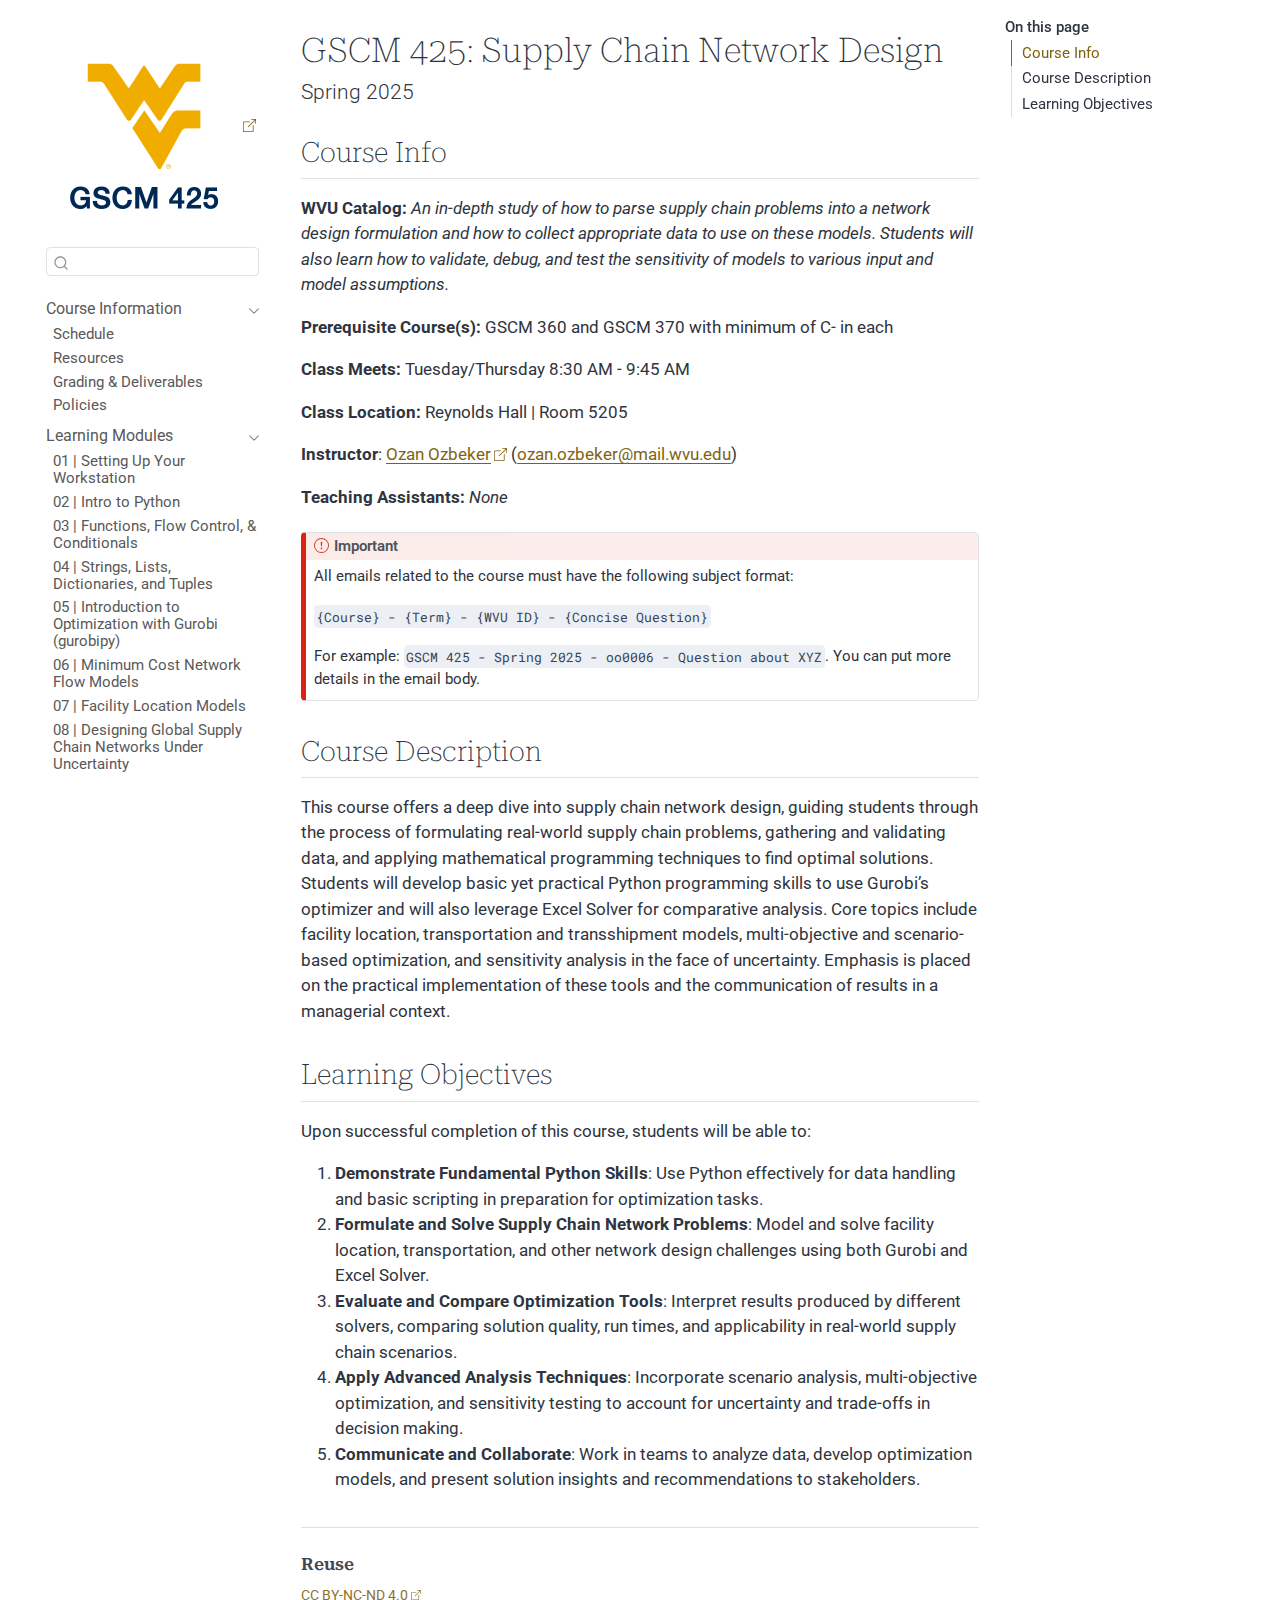
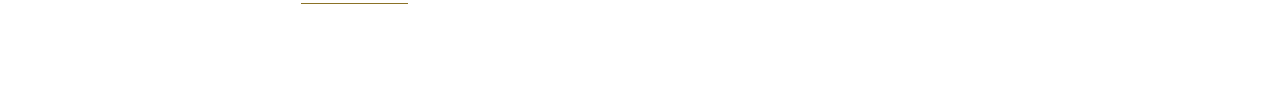
<file: docs/index.html>
<!DOCTYPE html>
<html xmlns="http://www.w3.org/1999/xhtml" lang="en" xml:lang="en"><head>

<meta charset="utf-8">
<meta name="generator" content="quarto-1.6.40">

<meta name="viewport" content="width=device-width, initial-scale=1.0, user-scalable=yes">


<title>GSCM 425: Supply Chain Network
Design</title>
<style>
code{white-space: pre-wrap;}
span.smallcaps{font-variant: small-caps;}
div.columns{display: flex; gap: min(4vw, 1.5em);}
div.column{flex: auto; overflow-x: auto;}
div.hanging-indent{margin-left: 1.5em; text-indent: -1.5em;}
ul.task-list{list-style: none;}
ul.task-list li input[type="checkbox"] {
  width: 0.8em;
  margin: 0 0.8em 0.2em -1em; /* quarto-specific, see https://github.com/quarto-dev/quarto-cli/issues/4556 */ 
  vertical-align: middle;
}
</style>


<script src="site_libs/quarto-nav/quarto-nav.js"></script>
<script src="site_libs/quarto-nav/headroom.min.js"></script>
<script src="site_libs/clipboard/clipboard.min.js"></script>
<script src="site_libs/quarto-search/autocomplete.umd.js"></script>
<script src="site_libs/quarto-search/fuse.min.js"></script>
<script src="site_libs/quarto-search/quarto-search.js"></script>
<meta name="quarto:offset" content="./">
<link href="./images/flying-wv-gold.png" rel="icon" type="image/png">
<script src="site_libs/quarto-html/quarto.js"></script>
<script src="site_libs/quarto-html/popper.min.js"></script>
<script src="site_libs/quarto-html/tippy.umd.min.js"></script>
<script src="site_libs/quarto-html/anchor.min.js"></script>
<link href="site_libs/quarto-html/tippy.css" rel="stylesheet">
<link href="site_libs/quarto-html/quarto-syntax-highlighting-fdd8e41e452522482f81c6f67b0e9110.css" rel="stylesheet" id="quarto-text-highlighting-styles">
<script src="site_libs/bootstrap/bootstrap.min.js"></script>
<link href="site_libs/bootstrap/bootstrap-icons.css" rel="stylesheet">
<link href="site_libs/bootstrap/bootstrap-7a1606e66d82e84606b9c82b411ee8d3.min.css" rel="stylesheet" append-hash="true" id="quarto-bootstrap" data-mode="light">
<script id="quarto-search-options" type="application/json">{
  "location": "sidebar",
  "copy-button": false,
  "collapse-after": 3,
  "panel-placement": "start",
  "type": "textbox",
  "limit": 50,
  "keyboard-shortcut": [
    "f",
    "/",
    "s"
  ],
  "show-item-context": false,
  "language": {
    "search-no-results-text": "No results",
    "search-matching-documents-text": "matching documents",
    "search-copy-link-title": "Copy link to search",
    "search-hide-matches-text": "Hide additional matches",
    "search-more-match-text": "more match in this document",
    "search-more-matches-text": "more matches in this document",
    "search-clear-button-title": "Clear",
    "search-text-placeholder": "",
    "search-detached-cancel-button-title": "Cancel",
    "search-submit-button-title": "Submit",
    "search-label": "Search"
  }
}</script>
<style>html{ scroll-behavior: smooth; }</style>


<link rel="stylesheet" href="styles.css">
</head>

<body class="nav-sidebar floating">

<div id="quarto-search-results"></div>
  <header id="quarto-header" class="headroom fixed-top">
  <nav class="quarto-secondary-nav">
    <div class="container-fluid d-flex">
      <button type="button" class="quarto-btn-toggle btn" data-bs-toggle="collapse" role="button" data-bs-target=".quarto-sidebar-collapse-item" aria-controls="quarto-sidebar" aria-expanded="false" aria-label="Toggle sidebar navigation" onclick="if (window.quartoToggleHeadroom) { window.quartoToggleHeadroom(); }">
        <i class="bi bi-layout-text-sidebar-reverse"></i>
      </button>
        <a class="flex-grow-1 no-decor" role="navigation" data-bs-toggle="collapse" data-bs-target=".quarto-sidebar-collapse-item" aria-controls="quarto-sidebar" aria-expanded="false" aria-label="Toggle sidebar navigation" onclick="if (window.quartoToggleHeadroom) { window.quartoToggleHeadroom(); }">      
          <h1 class="quarto-secondary-nav-title">GSCM 425: Supply Chain Network Design</h1>
        </a>     
      <button type="button" class="btn quarto-search-button" aria-label="Search" onclick="window.quartoOpenSearch();">
        <i class="bi bi-search"></i>
      </button>
    </div>
  </nav>
</header>
<!-- content -->
<div id="quarto-content" class="quarto-container page-columns page-rows-contents page-layout-article">
<!-- sidebar -->
  <nav id="quarto-sidebar" class="sidebar collapse collapse-horizontal quarto-sidebar-collapse-item sidebar-navigation floating overflow-auto">
    <div class="pt-lg-2 mt-2 text-left sidebar-header">
      <a href="./index.html" class="sidebar-logo-link">
      <img src="./images/logo-gscm-425.png" alt="" class="sidebar-logo py-0 d-lg-inline d-none">
      </a>
      </div>
        <div class="mt-2 flex-shrink-0 align-items-center">
        <div class="sidebar-search">
        <div id="quarto-search" class="" title="Search"></div>
        </div>
        </div>
    <div class="sidebar-menu-container"> 
    <ul class="list-unstyled mt-1">
        <li class="sidebar-item sidebar-item-section">
      <div class="sidebar-item-container"> 
            <a class="sidebar-item-text sidebar-link text-start" data-bs-toggle="collapse" data-bs-target="#quarto-sidebar-section-1" role="navigation" aria-expanded="true">
 <span class="menu-text">Course
Information</span></a>
          <a class="sidebar-item-toggle text-start" data-bs-toggle="collapse" data-bs-target="#quarto-sidebar-section-1" role="navigation" aria-expanded="true" aria-label="Toggle section">
            <i class="bi bi-chevron-right ms-2"></i>
          </a> 
      </div>
      <ul id="quarto-sidebar-section-1" class="collapse list-unstyled sidebar-section depth1 show">  
          <li class="sidebar-item">
  <div class="sidebar-item-container"> 
  <a href="./course-information/schedule.html" class="sidebar-item-text sidebar-link">
 <span class="menu-text">Schedule</span></a>
  </div>
</li>
          <li class="sidebar-item">
  <div class="sidebar-item-container"> 
  <a href="./course-information/resources.html" class="sidebar-item-text sidebar-link">
 <span class="menu-text">Resources</span></a>
  </div>
</li>
          <li class="sidebar-item">
  <div class="sidebar-item-container"> 
  <a href="./course-information/grading-and-deliverables.html" class="sidebar-item-text sidebar-link">
 <span class="menu-text">Grading &amp; Deliverables</span></a>
  </div>
</li>
          <li class="sidebar-item">
  <div class="sidebar-item-container"> 
  <a href="./course-information/policies.html" class="sidebar-item-text sidebar-link">
 <span class="menu-text">Policies</span></a>
  </div>
</li>
      </ul>
  </li>
        <li class="sidebar-item sidebar-item-section">
      <div class="sidebar-item-container"> 
            <a class="sidebar-item-text sidebar-link text-start" data-bs-toggle="collapse" data-bs-target="#quarto-sidebar-section-2" role="navigation" aria-expanded="true">
 <span class="menu-text">Learning
Modules</span></a>
          <a class="sidebar-item-toggle text-start" data-bs-toggle="collapse" data-bs-target="#quarto-sidebar-section-2" role="navigation" aria-expanded="true" aria-label="Toggle section">
            <i class="bi bi-chevron-right ms-2"></i>
          </a> 
      </div>
      <ul id="quarto-sidebar-section-2" class="collapse list-unstyled sidebar-section depth1 show">  
          <li class="sidebar-item">
  <div class="sidebar-item-container"> 
  <a href="./learning-modules/01-setting-up-your-workstation.html" class="sidebar-item-text sidebar-link">
 <span class="menu-text">01
| Setting Up Your Workstation</span></a>
  </div>
</li>
          <li class="sidebar-item">
  <div class="sidebar-item-container"> 
  <a href="./learning-modules/02-intro-to-python.html" class="sidebar-item-text sidebar-link">
 <span class="menu-text">02
| Intro to Python</span></a>
  </div>
</li>
          <li class="sidebar-item">
  <div class="sidebar-item-container"> 
  <a href="./learning-modules/03-functions-flow-control-and-conditionals.html" class="sidebar-item-text sidebar-link">
 <span class="menu-text">03 | Functions, Flow Control, &amp; Conditionals</span></a>
  </div>
</li>
          <li class="sidebar-item">
  <div class="sidebar-item-container"> 
  <a href="./learning-modules/04-data-structures.html" class="sidebar-item-text sidebar-link">
 <span class="menu-text">04
| Strings, Lists, Dictionaries, and Tuples</span></a>
  </div>
</li>
          <li class="sidebar-item">
  <div class="sidebar-item-container"> 
  <a href="./learning-modules/05-intro-to-gurobipy.html" class="sidebar-item-text sidebar-link">
 <span class="menu-text">05
| Introduction to Optimization with Gurobi (gurobipy)</span></a>
  </div>
</li>
          <li class="sidebar-item">
  <div class="sidebar-item-container"> 
  <a href="./learning-modules/06-minimum-cost-network-flow-modeling.html" class="sidebar-item-text sidebar-link">
 <span class="menu-text">06
| Minimum Cost Network Flow Models</span></a>
  </div>
</li>
          <li class="sidebar-item">
  <div class="sidebar-item-container"> 
  <a href="./learning-modules/07-facility-location.html" class="sidebar-item-text sidebar-link">
 <span class="menu-text">07
| Facility Location Models</span></a>
  </div>
</li>
          <li class="sidebar-item">
  <div class="sidebar-item-container"> 
  <a href="./learning-modules/08-networks-under-uncertainty.html" class="sidebar-item-text sidebar-link">
 <span class="menu-text">08
| Designing Global Supply Chain Networks Under Uncertainty</span></a>
  </div>
</li>
      </ul>
  </li>
    </ul>
    </div>
</nav>
<div id="quarto-sidebar-glass" class="quarto-sidebar-collapse-item" data-bs-toggle="collapse" data-bs-target=".quarto-sidebar-collapse-item"></div>
<!-- margin-sidebar -->
    <div id="quarto-margin-sidebar" class="sidebar margin-sidebar">
        <nav id="TOC" role="doc-toc" class="toc-active" data-toc-expanded="99">
    <h2 id="toc-title">On this page</h2>
   
  <ul>
  <li><a href="#course-info" id="toc-course-info" class="nav-link active" data-scroll-target="#course-info">Course Info</a></li>
  <li><a href="#course-description" id="toc-course-description" class="nav-link" data-scroll-target="#course-description">Course
  Description</a></li>
  <li><a href="#learning-objectives" id="toc-learning-objectives" class="nav-link" data-scroll-target="#learning-objectives">Learning Objectives</a></li>
  </ul>
</nav>
    </div>
<!-- main -->
<main class="content" id="quarto-document-content">

<header id="title-block-header" class="quarto-title-block default">
<div class="quarto-title">
<h1 class="title d-none d-lg-block">GSCM 425: Supply Chain Network Design</h1>
<p class="subtitle lead">Spring 2025</p>
</div>



<div class="quarto-title-meta">

    
  
    
  </div>
  


</header>


<section id="course-info" class="level2">
<h2 class="anchored" data-anchor-id="course-info">Course Info</h2>
<p><strong>WVU Catalog:</strong> <em>An in-depth study of how to parse
supply chain problems into a network design formulation and how to
collect appropriate data to use on these models. Students will also
learn how to validate, debug, and test the sensitivity of models to
various input and model assumptions.</em></p>
<p><strong>Prerequisite Course(s):</strong> GSCM 360 and GSCM 370 with
minimum of C- in each</p>
<p><strong>Class Meets:</strong> Tuesday/Thursday 8:30 AM - 9:45 AM</p>
<p><strong>Class Location:</strong> Reynolds Hall | Room 5205</p>
<p><strong>Instructor</strong>: <a href="https://www.linkedin.com/in/ozanozbeker/">Ozan Ozbeker</a> (<a href="mailto:ozan.ozbeker@mail.wvu.edu" class="email">ozan.ozbeker@mail.wvu.edu</a>)</p>
<p><strong>Teaching Assistants:</strong> <em>None</em></p>
<div class="callout callout-style-default callout-important callout-titled">
<div class="callout-header d-flex align-content-center">
<div class="callout-icon-container">
<i class="callout-icon"></i>
</div>
<div class="callout-title-container flex-fill">
Important
</div>
</div>
<div class="callout-body-container callout-body">
<p>All emails related to the course must have the following subject
format:</p>
<p><code>{Course} - {Term} - {WVU ID} - {Concise Question}</code></p>
<p>For example:
<code>GSCM 425 - Spring 2025 - oo0006 - Question about XYZ</code>. You
can put more details in the email body.</p>
</div>
</div>
</section>
<section id="course-description" class="level2">
<h2 class="anchored" data-anchor-id="course-description">Course Description</h2>
<p>This course offers a deep dive into supply chain network design,
guiding students through the process of formulating real-world supply
chain problems, gathering and validating data, and applying mathematical
programming techniques to find optimal solutions. Students will develop
basic yet practical Python programming skills to use Gurobi’s optimizer
and will also leverage Excel Solver for comparative analysis. Core
topics include facility location, transportation and transshipment
models, multi-objective and scenario-based optimization, and sensitivity
analysis in the face of uncertainty. Emphasis is placed on the practical
implementation of these tools and the communication of results in a
managerial context.</p>
</section>
<section id="learning-objectives" class="level2">
<h2 class="anchored" data-anchor-id="learning-objectives">Learning Objectives</h2>
<p>Upon successful completion of this course, students will be able
to:</p>
<ol type="1">
<li><strong>Demonstrate Fundamental Python Skills</strong>: Use Python
effectively for data handling and basic scripting in preparation for
optimization tasks.</li>
<li><strong>Formulate and Solve Supply Chain Network Problems</strong>:
Model and solve facility location, transportation, and other network
design challenges using both Gurobi and Excel Solver.</li>
<li><strong>Evaluate and Compare Optimization Tools</strong>: Interpret
results produced by different solvers, comparing solution quality, run
times, and applicability in real-world supply chain scenarios.</li>
<li><strong>Apply Advanced Analysis Techniques</strong>: Incorporate
scenario analysis, multi-objective optimization, and sensitivity testing
to account for uncertainty and trade-offs in decision making.</li>
<li><strong>Communicate and Collaborate</strong>: Work in teams to
analyze data, develop optimization models, and present solution insights
and recommendations to stakeholders.</li>
</ol>


</section>

<a onclick="window.scrollTo(0, 0); return false;" role="button" id="quarto-back-to-top"><i class="bi bi-arrow-up"></i> Back to top</a><div id="quarto-appendix" class="default"><section class="quarto-appendix-contents" id="quarto-reuse"><h2 class="anchored quarto-appendix-heading">Reuse</h2><div class="quarto-appendix-contents"><div><a rel="license" href="https://creativecommons.org/licenses/by-nc-nd/4.0/">CC BY-NC-ND 4.0</a></div></div></section></div></main> <!-- /main -->
<script id="quarto-html-after-body" type="application/javascript">
window.document.addEventListener("DOMContentLoaded", function (event) {
  const toggleBodyColorMode = (bsSheetEl) => {
    const mode = bsSheetEl.getAttribute("data-mode");
    const bodyEl = window.document.querySelector("body");
    if (mode === "dark") {
      bodyEl.classList.add("quarto-dark");
      bodyEl.classList.remove("quarto-light");
    } else {
      bodyEl.classList.add("quarto-light");
      bodyEl.classList.remove("quarto-dark");
    }
  }
  const toggleBodyColorPrimary = () => {
    const bsSheetEl = window.document.querySelector("link#quarto-bootstrap");
    if (bsSheetEl) {
      toggleBodyColorMode(bsSheetEl);
    }
  }
  toggleBodyColorPrimary();  
  const icon = "";
  const anchorJS = new window.AnchorJS();
  anchorJS.options = {
    placement: 'right',
    icon: icon
  };
  anchorJS.add('.anchored');
  const isCodeAnnotation = (el) => {
    for (const clz of el.classList) {
      if (clz.startsWith('code-annotation-')) {                     
        return true;
      }
    }
    return false;
  }
  const onCopySuccess = function(e) {
    // button target
    const button = e.trigger;
    // don't keep focus
    button.blur();
    // flash "checked"
    button.classList.add('code-copy-button-checked');
    var currentTitle = button.getAttribute("title");
    button.setAttribute("title", "Copied!");
    let tooltip;
    if (window.bootstrap) {
      button.setAttribute("data-bs-toggle", "tooltip");
      button.setAttribute("data-bs-placement", "left");
      button.setAttribute("data-bs-title", "Copied!");
      tooltip = new bootstrap.Tooltip(button, 
        { trigger: "manual", 
          customClass: "code-copy-button-tooltip",
          offset: [0, -8]});
      tooltip.show();    
    }
    setTimeout(function() {
      if (tooltip) {
        tooltip.hide();
        button.removeAttribute("data-bs-title");
        button.removeAttribute("data-bs-toggle");
        button.removeAttribute("data-bs-placement");
      }
      button.setAttribute("title", currentTitle);
      button.classList.remove('code-copy-button-checked');
    }, 1000);
    // clear code selection
    e.clearSelection();
  }
  const getTextToCopy = function(trigger) {
      const codeEl = trigger.previousElementSibling.cloneNode(true);
      for (const childEl of codeEl.children) {
        if (isCodeAnnotation(childEl)) {
          childEl.remove();
        }
      }
      return codeEl.innerText;
  }
  const clipboard = new window.ClipboardJS('.code-copy-button:not([data-in-quarto-modal])', {
    text: getTextToCopy
  });
  clipboard.on('success', onCopySuccess);
  if (window.document.getElementById('quarto-embedded-source-code-modal')) {
    const clipboardModal = new window.ClipboardJS('.code-copy-button[data-in-quarto-modal]', {
      text: getTextToCopy,
      container: window.document.getElementById('quarto-embedded-source-code-modal')
    });
    clipboardModal.on('success', onCopySuccess);
  }
    var localhostRegex = new RegExp(/^(?:http|https):\/\/localhost\:?[0-9]*\//);
    var mailtoRegex = new RegExp(/^mailto:/);
      var filterRegex = new RegExp("wvu-gscm-425\.github\.io");
    var isInternal = (href) => {
        return filterRegex.test(href) || localhostRegex.test(href) || mailtoRegex.test(href);
    }
    // Inspect non-navigation links and adorn them if external
 	var links = window.document.querySelectorAll('a[href]:not(.nav-link):not(.navbar-brand):not(.toc-action):not(.sidebar-link):not(.sidebar-item-toggle):not(.pagination-link):not(.no-external):not([aria-hidden]):not(.dropdown-item):not(.quarto-navigation-tool):not(.about-link)');
    for (var i=0; i<links.length; i++) {
      const link = links[i];
      if (!isInternal(link.href)) {
        // undo the damage that might have been done by quarto-nav.js in the case of
        // links that we want to consider external
        if (link.dataset.originalHref !== undefined) {
          link.href = link.dataset.originalHref;
        }
          // target, if specified
          link.setAttribute("target", "_blank");
          if (link.getAttribute("rel") === null) {
            link.setAttribute("rel", "noopener");
          }
          // default icon
          link.classList.add("external");
      }
    }
  function tippyHover(el, contentFn, onTriggerFn, onUntriggerFn) {
    const config = {
      allowHTML: true,
      maxWidth: 500,
      delay: 100,
      arrow: false,
      appendTo: function(el) {
          return el.parentElement;
      },
      interactive: true,
      interactiveBorder: 10,
      theme: 'quarto',
      placement: 'bottom-start',
    };
    if (contentFn) {
      config.content = contentFn;
    }
    if (onTriggerFn) {
      config.onTrigger = onTriggerFn;
    }
    if (onUntriggerFn) {
      config.onUntrigger = onUntriggerFn;
    }
    window.tippy(el, config); 
  }
  const noterefs = window.document.querySelectorAll('a[role="doc-noteref"]');
  for (var i=0; i<noterefs.length; i++) {
    const ref = noterefs[i];
    tippyHover(ref, function() {
      // use id or data attribute instead here
      let href = ref.getAttribute('data-footnote-href') || ref.getAttribute('href');
      try { href = new URL(href).hash; } catch {}
      const id = href.replace(/^#\/?/, "");
      const note = window.document.getElementById(id);
      if (note) {
        return note.innerHTML;
      } else {
        return "";
      }
    });
  }
  const xrefs = window.document.querySelectorAll('a.quarto-xref');
  const processXRef = (id, note) => {
    // Strip column container classes
    const stripColumnClz = (el) => {
      el.classList.remove("page-full", "page-columns");
      if (el.children) {
        for (const child of el.children) {
          stripColumnClz(child);
        }
      }
    }
    stripColumnClz(note)
    if (id === null || id.startsWith('sec-')) {
      // Special case sections, only their first couple elements
      const container = document.createElement("div");
      if (note.children && note.children.length > 2) {
        container.appendChild(note.children[0].cloneNode(true));
        for (let i = 1; i < note.children.length; i++) {
          const child = note.children[i];
          if (child.tagName === "P" && child.innerText === "") {
            continue;
          } else {
            container.appendChild(child.cloneNode(true));
            break;
          }
        }
        if (window.Quarto?.typesetMath) {
          window.Quarto.typesetMath(container);
        }
        return container.innerHTML
      } else {
        if (window.Quarto?.typesetMath) {
          window.Quarto.typesetMath(note);
        }
        return note.innerHTML;
      }
    } else {
      // Remove any anchor links if they are present
      const anchorLink = note.querySelector('a.anchorjs-link');
      if (anchorLink) {
        anchorLink.remove();
      }
      if (window.Quarto?.typesetMath) {
        window.Quarto.typesetMath(note);
      }
      if (note.classList.contains("callout")) {
        return note.outerHTML;
      } else {
        return note.innerHTML;
      }
    }
  }
  for (var i=0; i<xrefs.length; i++) {
    const xref = xrefs[i];
    tippyHover(xref, undefined, function(instance) {
      instance.disable();
      let url = xref.getAttribute('href');
      let hash = undefined; 
      if (url.startsWith('#')) {
        hash = url;
      } else {
        try { hash = new URL(url).hash; } catch {}
      }
      if (hash) {
        const id = hash.replace(/^#\/?/, "");
        const note = window.document.getElementById(id);
        if (note !== null) {
          try {
            const html = processXRef(id, note.cloneNode(true));
            instance.setContent(html);
          } finally {
            instance.enable();
            instance.show();
          }
        } else {
          // See if we can fetch this
          fetch(url.split('#')[0])
          .then(res => res.text())
          .then(html => {
            const parser = new DOMParser();
            const htmlDoc = parser.parseFromString(html, "text/html");
            const note = htmlDoc.getElementById(id);
            if (note !== null) {
              const html = processXRef(id, note);
              instance.setContent(html);
            } 
          }).finally(() => {
            instance.enable();
            instance.show();
          });
        }
      } else {
        // See if we can fetch a full url (with no hash to target)
        // This is a special case and we should probably do some content thinning / targeting
        fetch(url)
        .then(res => res.text())
        .then(html => {
          const parser = new DOMParser();
          const htmlDoc = parser.parseFromString(html, "text/html");
          const note = htmlDoc.querySelector('main.content');
          if (note !== null) {
            // This should only happen for chapter cross references
            // (since there is no id in the URL)
            // remove the first header
            if (note.children.length > 0 && note.children[0].tagName === "HEADER") {
              note.children[0].remove();
            }
            const html = processXRef(null, note);
            instance.setContent(html);
          } 
        }).finally(() => {
          instance.enable();
          instance.show();
        });
      }
    }, function(instance) {
    });
  }
      let selectedAnnoteEl;
      const selectorForAnnotation = ( cell, annotation) => {
        let cellAttr = 'data-code-cell="' + cell + '"';
        let lineAttr = 'data-code-annotation="' +  annotation + '"';
        const selector = 'span[' + cellAttr + '][' + lineAttr + ']';
        return selector;
      }
      const selectCodeLines = (annoteEl) => {
        const doc = window.document;
        const targetCell = annoteEl.getAttribute("data-target-cell");
        const targetAnnotation = annoteEl.getAttribute("data-target-annotation");
        const annoteSpan = window.document.querySelector(selectorForAnnotation(targetCell, targetAnnotation));
        const lines = annoteSpan.getAttribute("data-code-lines").split(",");
        const lineIds = lines.map((line) => {
          return targetCell + "-" + line;
        })
        let top = null;
        let height = null;
        let parent = null;
        if (lineIds.length > 0) {
            //compute the position of the single el (top and bottom and make a div)
            const el = window.document.getElementById(lineIds[0]);
            top = el.offsetTop;
            height = el.offsetHeight;
            parent = el.parentElement.parentElement;
          if (lineIds.length > 1) {
            const lastEl = window.document.getElementById(lineIds[lineIds.length - 1]);
            const bottom = lastEl.offsetTop + lastEl.offsetHeight;
            height = bottom - top;
          }
          if (top !== null && height !== null && parent !== null) {
            // cook up a div (if necessary) and position it 
            let div = window.document.getElementById("code-annotation-line-highlight");
            if (div === null) {
              div = window.document.createElement("div");
              div.setAttribute("id", "code-annotation-line-highlight");
              div.style.position = 'absolute';
              parent.appendChild(div);
            }
            div.style.top = top - 2 + "px";
            div.style.height = height + 4 + "px";
            div.style.left = 0;
            let gutterDiv = window.document.getElementById("code-annotation-line-highlight-gutter");
            if (gutterDiv === null) {
              gutterDiv = window.document.createElement("div");
              gutterDiv.setAttribute("id", "code-annotation-line-highlight-gutter");
              gutterDiv.style.position = 'absolute';
              const codeCell = window.document.getElementById(targetCell);
              const gutter = codeCell.querySelector('.code-annotation-gutter');
              gutter.appendChild(gutterDiv);
            }
            gutterDiv.style.top = top - 2 + "px";
            gutterDiv.style.height = height + 4 + "px";
          }
          selectedAnnoteEl = annoteEl;
        }
      };
      const unselectCodeLines = () => {
        const elementsIds = ["code-annotation-line-highlight", "code-annotation-line-highlight-gutter"];
        elementsIds.forEach((elId) => {
          const div = window.document.getElementById(elId);
          if (div) {
            div.remove();
          }
        });
        selectedAnnoteEl = undefined;
      };
        // Handle positioning of the toggle
    window.addEventListener(
      "resize",
      throttle(() => {
        elRect = undefined;
        if (selectedAnnoteEl) {
          selectCodeLines(selectedAnnoteEl);
        }
      }, 10)
    );
    function throttle(fn, ms) {
    let throttle = false;
    let timer;
      return (...args) => {
        if(!throttle) { // first call gets through
            fn.apply(this, args);
            throttle = true;
        } else { // all the others get throttled
            if(timer) clearTimeout(timer); // cancel #2
            timer = setTimeout(() => {
              fn.apply(this, args);
              timer = throttle = false;
            }, ms);
        }
      };
    }
      // Attach click handler to the DT
      const annoteDls = window.document.querySelectorAll('dt[data-target-cell]');
      for (const annoteDlNode of annoteDls) {
        annoteDlNode.addEventListener('click', (event) => {
          const clickedEl = event.target;
          if (clickedEl !== selectedAnnoteEl) {
            unselectCodeLines();
            const activeEl = window.document.querySelector('dt[data-target-cell].code-annotation-active');
            if (activeEl) {
              activeEl.classList.remove('code-annotation-active');
            }
            selectCodeLines(clickedEl);
            clickedEl.classList.add('code-annotation-active');
          } else {
            // Unselect the line
            unselectCodeLines();
            clickedEl.classList.remove('code-annotation-active');
          }
        });
      }
  const findCites = (el) => {
    const parentEl = el.parentElement;
    if (parentEl) {
      const cites = parentEl.dataset.cites;
      if (cites) {
        return {
          el,
          cites: cites.split(' ')
        };
      } else {
        return findCites(el.parentElement)
      }
    } else {
      return undefined;
    }
  };
  var bibliorefs = window.document.querySelectorAll('a[role="doc-biblioref"]');
  for (var i=0; i<bibliorefs.length; i++) {
    const ref = bibliorefs[i];
    const citeInfo = findCites(ref);
    if (citeInfo) {
      tippyHover(citeInfo.el, function() {
        var popup = window.document.createElement('div');
        citeInfo.cites.forEach(function(cite) {
          var citeDiv = window.document.createElement('div');
          citeDiv.classList.add('hanging-indent');
          citeDiv.classList.add('csl-entry');
          var biblioDiv = window.document.getElementById('ref-' + cite);
          if (biblioDiv) {
            citeDiv.innerHTML = biblioDiv.innerHTML;
          }
          popup.appendChild(citeDiv);
        });
        return popup.innerHTML;
      });
    }
  }
});
</script>
</div> <!-- /content -->




<script src="site_libs/quarto-html/zenscroll-min.js"></script>
</body></html>
</file>
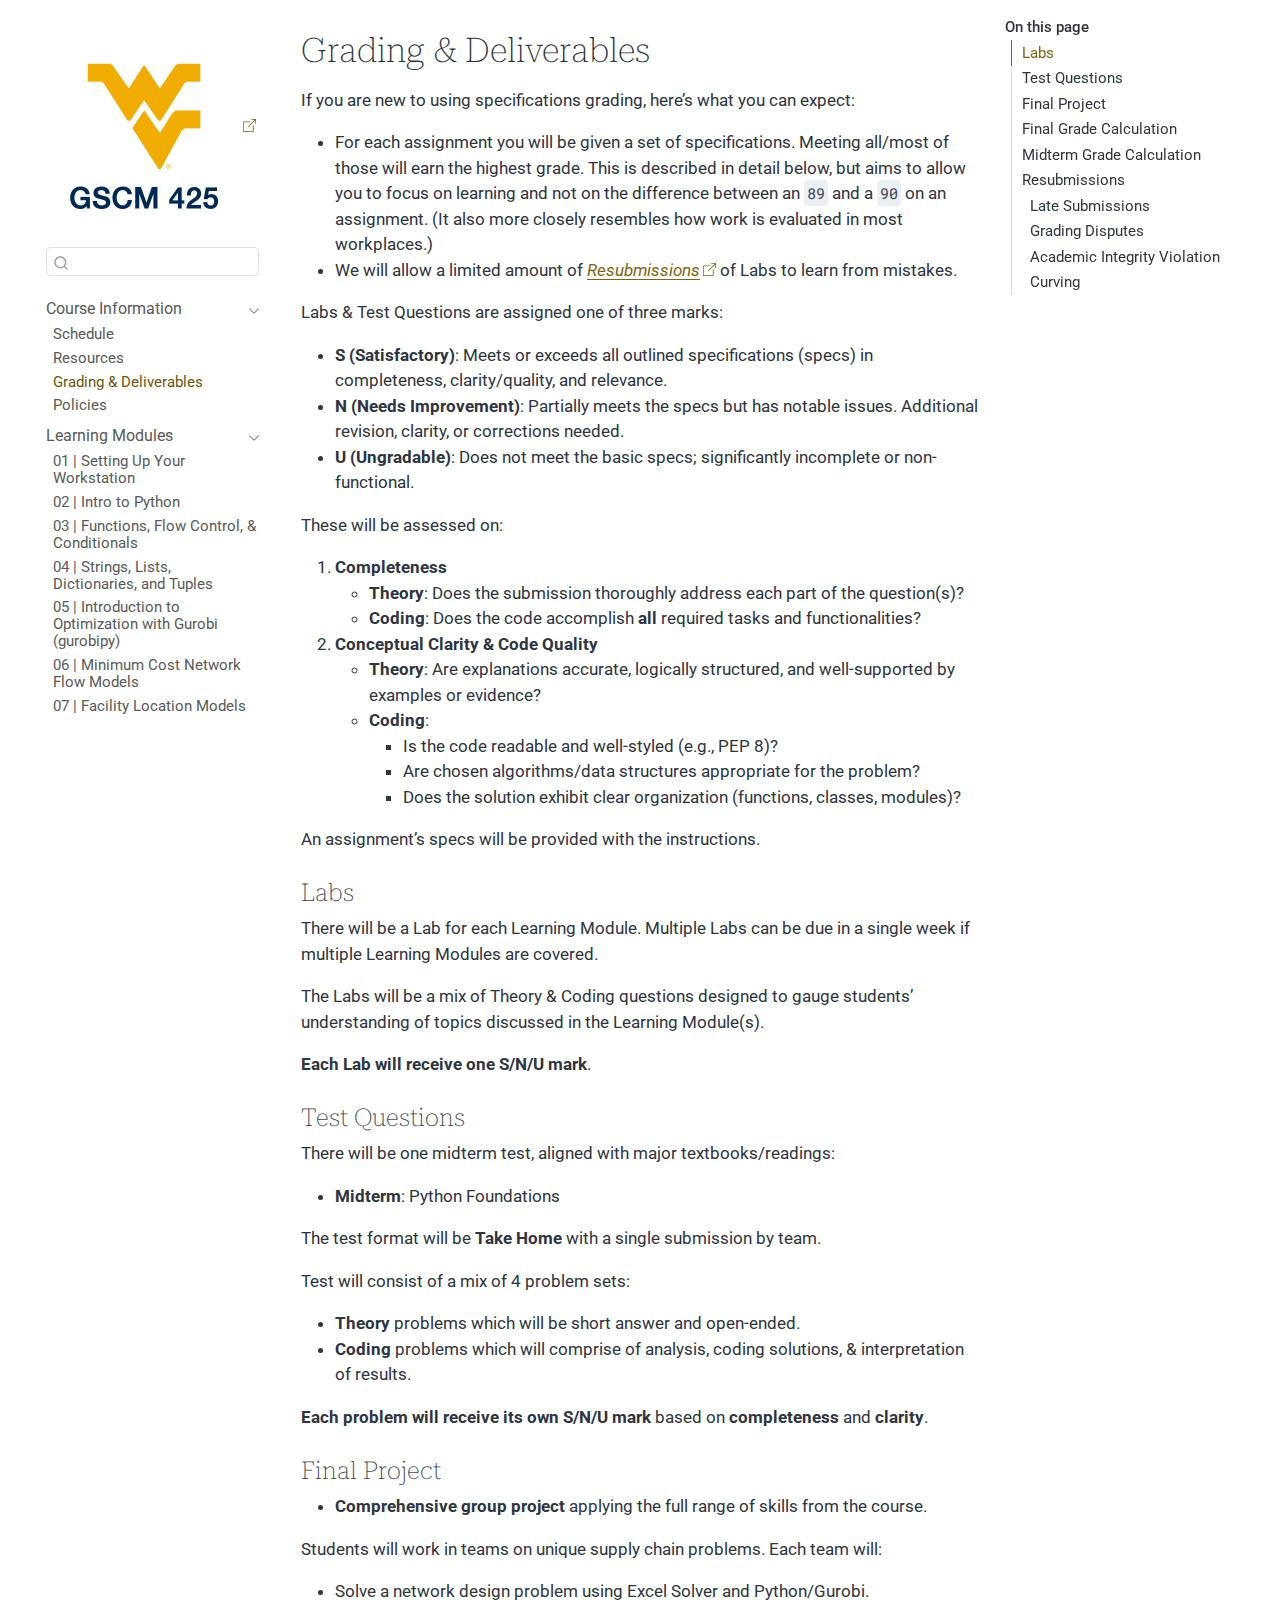
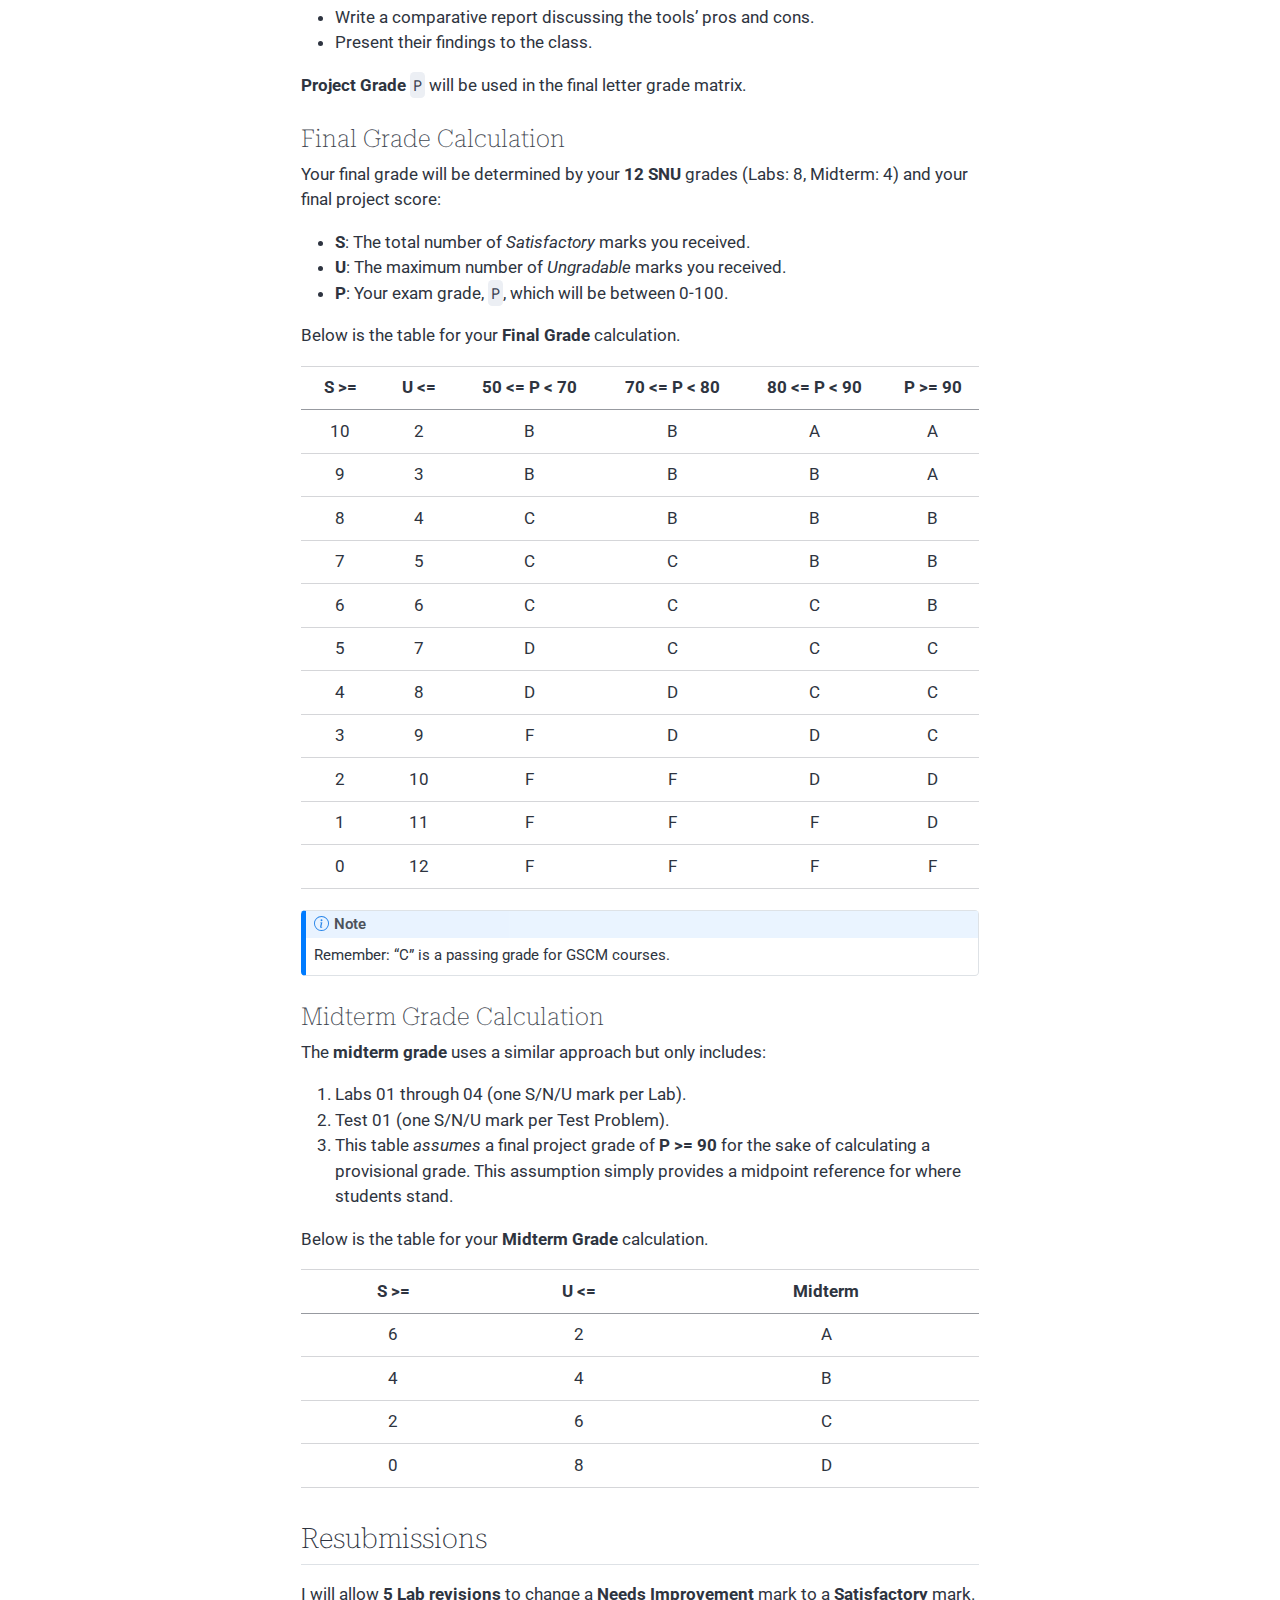
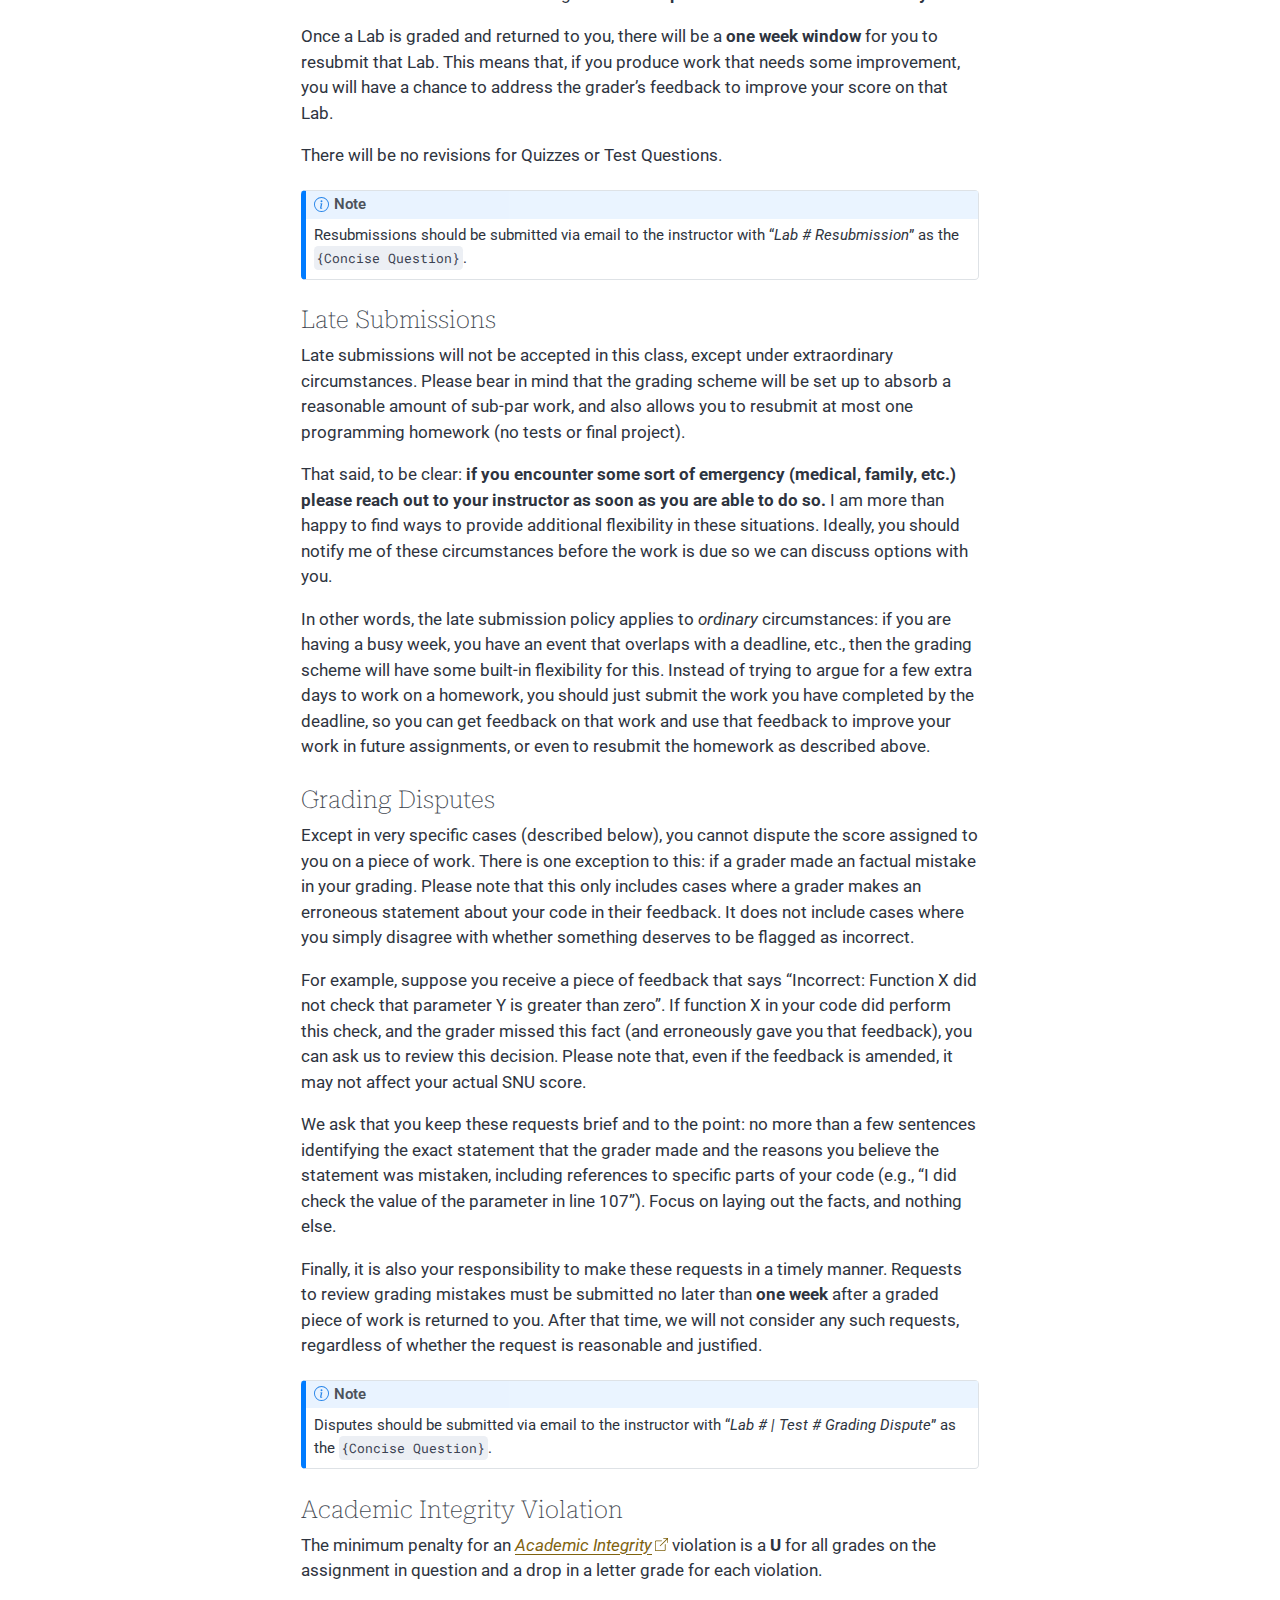
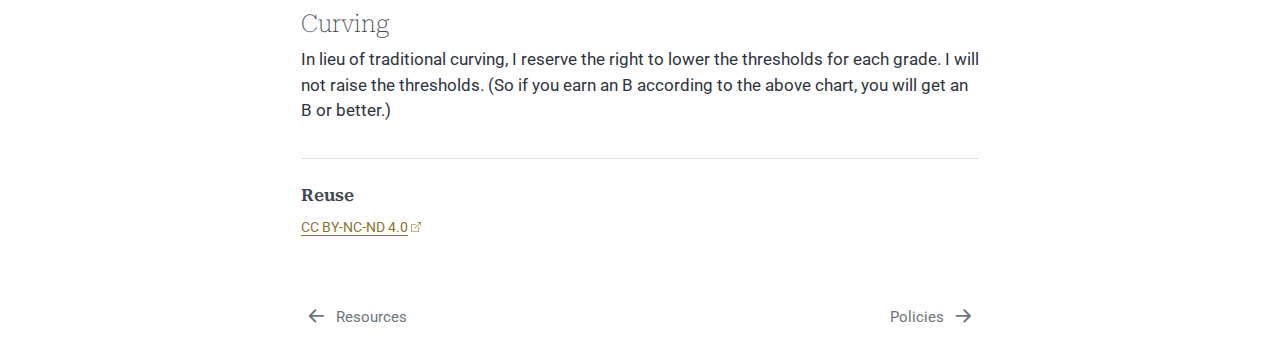
<file: docs/course-information/grading-and-deliverables.html>
<!DOCTYPE html>
<html xmlns="http://www.w3.org/1999/xhtml" lang="en" xml:lang="en"><head>

<meta charset="utf-8">
<meta name="generator" content="quarto-1.6.40">

<meta name="viewport" content="width=device-width, initial-scale=1.0, user-scalable=yes">


<title>Grading &amp; Deliverables –
GSCM 425: Supply Chain Network Design</title>
<style>
code{white-space: pre-wrap;}
span.smallcaps{font-variant: small-caps;}
div.columns{display: flex; gap: min(4vw, 1.5em);}
div.column{flex: auto; overflow-x: auto;}
div.hanging-indent{margin-left: 1.5em; text-indent: -1.5em;}
ul.task-list{list-style: none;}
ul.task-list li input[type="checkbox"] {
  width: 0.8em;
  margin: 0 0.8em 0.2em -1em; /* quarto-specific, see https://github.com/quarto-dev/quarto-cli/issues/4556 */ 
  vertical-align: middle;
}
</style>


<script src="../site_libs/quarto-nav/quarto-nav.js"></script>
<script src="../site_libs/quarto-nav/headroom.min.js"></script>
<script src="../site_libs/clipboard/clipboard.min.js"></script>
<script src="../site_libs/quarto-search/autocomplete.umd.js"></script>
<script src="../site_libs/quarto-search/fuse.min.js"></script>
<script src="../site_libs/quarto-search/quarto-search.js"></script>
<meta name="quarto:offset" content="../">
<link href="../course-information/policies.html" rel="next">
<link href="../course-information/resources.html" rel="prev">
<link href="../images/flying-wv-gold.png" rel="icon" type="image/png">
<script src="../site_libs/quarto-html/quarto.js"></script>
<script src="../site_libs/quarto-html/popper.min.js"></script>
<script src="../site_libs/quarto-html/tippy.umd.min.js"></script>
<script src="../site_libs/quarto-html/anchor.min.js"></script>
<link href="../site_libs/quarto-html/tippy.css" rel="stylesheet">
<link href="../site_libs/quarto-html/quarto-syntax-highlighting-fdd8e41e452522482f81c6f67b0e9110.css" rel="stylesheet" id="quarto-text-highlighting-styles">
<script src="../site_libs/bootstrap/bootstrap.min.js"></script>
<link href="../site_libs/bootstrap/bootstrap-icons.css" rel="stylesheet">
<link href="../site_libs/bootstrap/bootstrap-7a1606e66d82e84606b9c82b411ee8d3.min.css" rel="stylesheet" append-hash="true" id="quarto-bootstrap" data-mode="light">
<script id="quarto-search-options" type="application/json">{
  "location": "sidebar",
  "copy-button": false,
  "collapse-after": 3,
  "panel-placement": "start",
  "type": "textbox",
  "limit": 50,
  "keyboard-shortcut": [
    "f",
    "/",
    "s"
  ],
  "show-item-context": false,
  "language": {
    "search-no-results-text": "No results",
    "search-matching-documents-text": "matching documents",
    "search-copy-link-title": "Copy link to search",
    "search-hide-matches-text": "Hide additional matches",
    "search-more-match-text": "more match in this document",
    "search-more-matches-text": "more matches in this document",
    "search-clear-button-title": "Clear",
    "search-text-placeholder": "",
    "search-detached-cancel-button-title": "Cancel",
    "search-submit-button-title": "Submit",
    "search-label": "Search"
  }
}</script>
<style>html{ scroll-behavior: smooth; }</style>


<link rel="stylesheet" href="../styles.css">
</head>

<body class="nav-sidebar floating">

<div id="quarto-search-results"></div>
  <header id="quarto-header" class="headroom fixed-top">
  <nav class="quarto-secondary-nav">
    <div class="container-fluid d-flex">
      <button type="button" class="quarto-btn-toggle btn" data-bs-toggle="collapse" role="button" data-bs-target=".quarto-sidebar-collapse-item" aria-controls="quarto-sidebar" aria-expanded="false" aria-label="Toggle sidebar navigation" onclick="if (window.quartoToggleHeadroom) { window.quartoToggleHeadroom(); }">
        <i class="bi bi-layout-text-sidebar-reverse"></i>
      </button>
        <a class="flex-grow-1 no-decor" role="navigation" data-bs-toggle="collapse" data-bs-target=".quarto-sidebar-collapse-item" aria-controls="quarto-sidebar" aria-expanded="false" aria-label="Toggle sidebar navigation" onclick="if (window.quartoToggleHeadroom) { window.quartoToggleHeadroom(); }">      
          <h1 class="quarto-secondary-nav-title">Grading &amp; Deliverables</h1>
        </a>     
      <button type="button" class="btn quarto-search-button" aria-label="Search" onclick="window.quartoOpenSearch();">
        <i class="bi bi-search"></i>
      </button>
    </div>
  </nav>
</header>
<!-- content -->
<div id="quarto-content" class="quarto-container page-columns page-rows-contents page-layout-article">
<!-- sidebar -->
  <nav id="quarto-sidebar" class="sidebar collapse collapse-horizontal quarto-sidebar-collapse-item sidebar-navigation floating overflow-auto">
    <div class="pt-lg-2 mt-2 text-left sidebar-header">
      <a href="../index.html" class="sidebar-logo-link">
      <img src="../images/logo-gscm-425.png" alt="" class="sidebar-logo py-0 d-lg-inline d-none">
      </a>
      </div>
        <div class="mt-2 flex-shrink-0 align-items-center">
        <div class="sidebar-search">
        <div id="quarto-search" class="" title="Search"></div>
        </div>
        </div>
    <div class="sidebar-menu-container"> 
    <ul class="list-unstyled mt-1">
        <li class="sidebar-item sidebar-item-section">
      <div class="sidebar-item-container"> 
            <a class="sidebar-item-text sidebar-link text-start" data-bs-toggle="collapse" data-bs-target="#quarto-sidebar-section-1" role="navigation" aria-expanded="true">
 <span class="menu-text">Course
Information</span></a>
          <a class="sidebar-item-toggle text-start" data-bs-toggle="collapse" data-bs-target="#quarto-sidebar-section-1" role="navigation" aria-expanded="true" aria-label="Toggle section">
            <i class="bi bi-chevron-right ms-2"></i>
          </a> 
      </div>
      <ul id="quarto-sidebar-section-1" class="collapse list-unstyled sidebar-section depth1 show">  
          <li class="sidebar-item">
  <div class="sidebar-item-container"> 
  <a href="../course-information/schedule.html" class="sidebar-item-text sidebar-link">
 <span class="menu-text">Schedule</span></a>
  </div>
</li>
          <li class="sidebar-item">
  <div class="sidebar-item-container"> 
  <a href="../course-information/resources.html" class="sidebar-item-text sidebar-link">
 <span class="menu-text">Resources</span></a>
  </div>
</li>
          <li class="sidebar-item">
  <div class="sidebar-item-container"> 
  <a href="../course-information/grading-and-deliverables.html" class="sidebar-item-text sidebar-link active">
 <span class="menu-text">Grading &amp; Deliverables</span></a>
  </div>
</li>
          <li class="sidebar-item">
  <div class="sidebar-item-container"> 
  <a href="../course-information/policies.html" class="sidebar-item-text sidebar-link">
 <span class="menu-text">Policies</span></a>
  </div>
</li>
      </ul>
  </li>
        <li class="sidebar-item sidebar-item-section">
      <div class="sidebar-item-container"> 
            <a class="sidebar-item-text sidebar-link text-start" data-bs-toggle="collapse" data-bs-target="#quarto-sidebar-section-2" role="navigation" aria-expanded="true">
 <span class="menu-text">Learning
Modules</span></a>
          <a class="sidebar-item-toggle text-start" data-bs-toggle="collapse" data-bs-target="#quarto-sidebar-section-2" role="navigation" aria-expanded="true" aria-label="Toggle section">
            <i class="bi bi-chevron-right ms-2"></i>
          </a> 
      </div>
      <ul id="quarto-sidebar-section-2" class="collapse list-unstyled sidebar-section depth1 show">  
          <li class="sidebar-item">
  <div class="sidebar-item-container"> 
  <a href="../learning-modules/01-setting-up-your-workstation.html" class="sidebar-item-text sidebar-link">
 <span class="menu-text">01
| Setting Up Your Workstation</span></a>
  </div>
</li>
          <li class="sidebar-item">
  <div class="sidebar-item-container"> 
  <a href="../learning-modules/02-intro-to-python.html" class="sidebar-item-text sidebar-link">
 <span class="menu-text">02
| Intro to Python</span></a>
  </div>
</li>
          <li class="sidebar-item">
  <div class="sidebar-item-container"> 
  <a href="../learning-modules/03-functions-flow-control-and-conditionals.html" class="sidebar-item-text sidebar-link">
 <span class="menu-text">03 | Functions, Flow Control, &amp; Conditionals</span></a>
  </div>
</li>
          <li class="sidebar-item">
  <div class="sidebar-item-container"> 
  <a href="../learning-modules/04-data-structures.html" class="sidebar-item-text sidebar-link">
 <span class="menu-text">04
| Strings, Lists, Dictionaries, and Tuples</span></a>
  </div>
</li>
          <li class="sidebar-item">
  <div class="sidebar-item-container"> 
  <a href="../learning-modules/05-intro-to-gurobipy.html" class="sidebar-item-text sidebar-link">
 <span class="menu-text">05
| Introduction to Optimization with Gurobi (gurobipy)</span></a>
  </div>
</li>
          <li class="sidebar-item">
  <div class="sidebar-item-container"> 
  <a href="../learning-modules/06-minimum-cost-network-flow-modeling.html" class="sidebar-item-text sidebar-link">
 <span class="menu-text">06
| Minimum Cost Network Flow Models</span></a>
  </div>
</li>
          <li class="sidebar-item">
  <div class="sidebar-item-container"> 
  <a href="../learning-modules/07-facility-location.html" class="sidebar-item-text sidebar-link">
 <span class="menu-text">07
| Facility Location Models</span></a>
  </div>
</li>
      </ul>
  </li>
    </ul>
    </div>
</nav>
<div id="quarto-sidebar-glass" class="quarto-sidebar-collapse-item" data-bs-toggle="collapse" data-bs-target=".quarto-sidebar-collapse-item"></div>
<!-- margin-sidebar -->
    <div id="quarto-margin-sidebar" class="sidebar margin-sidebar">
        <nav id="TOC" role="doc-toc" class="toc-active" data-toc-expanded="99">
    <h2 id="toc-title">On this page</h2>
   
  <ul>
  <li><a href="#labs" id="toc-labs" class="nav-link active" data-scroll-target="#labs">Labs</a></li>
  <li><a href="#test-questions" id="toc-test-questions" class="nav-link" data-scroll-target="#test-questions">Test
  Questions</a></li>
  <li><a href="#final-project" id="toc-final-project" class="nav-link" data-scroll-target="#final-project">Final
  Project</a></li>
  <li><a href="#final-grade-calculation" id="toc-final-grade-calculation" class="nav-link" data-scroll-target="#final-grade-calculation">Final Grade Calculation</a></li>
  <li><a href="#midterm-grade-calculation" id="toc-midterm-grade-calculation" class="nav-link" data-scroll-target="#midterm-grade-calculation">Midterm Grade Calculation</a></li>
  <li><a href="#resubmissions" id="toc-resubmissions" class="nav-link" data-scroll-target="#resubmissions">Resubmissions</a>
  <ul>
  <li><a href="#late-submissions" id="toc-late-submissions" class="nav-link" data-scroll-target="#late-submissions">Late
  Submissions</a></li>
  <li><a href="#grading-disputes" id="toc-grading-disputes" class="nav-link" data-scroll-target="#grading-disputes">Grading
  Disputes</a></li>
  <li><a href="#academic-integrity-violation" id="toc-academic-integrity-violation" class="nav-link" data-scroll-target="#academic-integrity-violation">Academic Integrity
  Violation</a></li>
  <li><a href="#curving" id="toc-curving" class="nav-link" data-scroll-target="#curving">Curving</a></li>
  </ul></li>
  </ul>
</nav>
    </div>
<!-- main -->
<main class="content" id="quarto-document-content">

<header id="title-block-header" class="quarto-title-block default">
<div class="quarto-title">
<h1 class="title d-none d-lg-block">Grading &amp; Deliverables</h1>
</div>



<div class="quarto-title-meta">

    
  
    
  </div>
  


</header>


<p>If you are new to using specifications grading, here’s what you can
expect:</p>
<ul>
<li>For each assignment you will be given a set of specifications.
Meeting all/most of those will earn the highest grade. This is described
in detail below, but aims to allow you to focus on learning and not on
the difference between an <code>89</code> and a <code>90</code> on an
assignment. (It also more closely resembles how work is evaluated in
most workplaces.)</li>
<li>We will allow a limited amount of <a href="#resubmissions"><em>Resubmissions</em></a> of Labs to learn from
mistakes.</li>
</ul>
<p>Labs &amp; Test Questions are assigned one of three marks:</p>
<ul>
<li><strong>S (Satisfactory)</strong>: Meets or exceeds all outlined
specifications (specs) in completeness, clarity/quality, and
relevance.</li>
<li><strong>N (Needs Improvement)</strong>: Partially meets the specs
but has notable issues. Additional revision, clarity, or corrections
needed.</li>
<li><strong>U (Ungradable)</strong>: Does not meet the basic specs;
significantly incomplete or non-functional.</li>
</ul>
<p>These will be assessed on:</p>
<ol type="1">
<li><strong>Completeness</strong>
<ul>
<li><strong>Theory</strong>: Does the submission thoroughly address each
part of the question(s)?</li>
<li><strong>Coding</strong>: Does the code accomplish
<strong>all</strong> required tasks and functionalities?</li>
</ul></li>
<li><strong>Conceptual Clarity &amp; Code Quality</strong>
<ul>
<li><strong>Theory</strong>: Are explanations accurate, logically
structured, and well-supported by examples or evidence?</li>
<li><strong>Coding</strong>:
<ul>
<li>Is the code readable and well-styled (e.g., PEP 8)?</li>
<li>Are chosen algorithms/data structures appropriate for the
problem?</li>
<li>Does the solution exhibit clear organization (functions, classes,
modules)?</li>
</ul></li>
</ul></li>
</ol>
<p>An assignment’s specs will be provided with the instructions.</p>
<section id="labs" class="level3">
<h3 class="anchored" data-anchor-id="labs">Labs</h3>
<p>There will be a Lab for each Learning Module. Multiple Labs can be
due in a single week if multiple Learning Modules are covered.</p>
<p>The Labs will be a mix of Theory &amp; Coding questions designed to
gauge students’ understanding of topics discussed in the Learning
Module(s).</p>
<p><strong>Each Lab will receive one S/N/U mark</strong>.</p>
</section>
<section id="test-questions" class="level3">
<h3 class="anchored" data-anchor-id="test-questions">Test Questions</h3>
<p>There will be one midterm test, aligned with major
textbooks/readings:</p>
<ul>
<li><strong>Midterm</strong>: Python Foundations</li>
</ul>
<p>The test format will be <strong>Take Home</strong> with a single
submission by team.</p>
<p>Test will consist of a mix of 4 problem sets:</p>
<ul>
<li><strong>Theory</strong> problems which will be short answer and
open-ended.</li>
<li><strong>Coding</strong> problems which will comprise of analysis,
coding solutions, &amp; interpretation of results.</li>
</ul>
<p><strong>Each problem will receive its own S/N/U mark</strong> based
on <strong>completeness</strong> and <strong>clarity</strong>.</p>
</section>
<section id="final-project" class="level3">
<h3 class="anchored" data-anchor-id="final-project">Final Project</h3>
<ul>
<li><strong>Comprehensive group project</strong> applying the full range
of skills from the course.</li>
</ul>
<p>Students will work in teams on unique supply chain problems. Each
team will:</p>
<ul>
<li>Solve a network design problem using Excel Solver and
Python/Gurobi.</li>
<li>Write a comparative report discussing the tools’ pros and cons.</li>
<li>Present their findings to the class.</li>
</ul>
<p><strong>Project Grade</strong> <code>P</code> will be used in the
final letter grade matrix.</p>
</section>
<section id="final-grade-calculation" class="level3">
<h3 class="anchored" data-anchor-id="final-grade-calculation">Final Grade Calculation</h3>
<p>Your final grade will be determined by your <strong>12 SNU</strong>
grades (Labs: 8, Midterm: 4) and your final project score:</p>
<ul>
<li><strong>S</strong>: The total number of <em>Satisfactory</em> marks
you received.</li>
<li><strong>U</strong>: The maximum number of <em>Ungradable</em> marks
you received.</li>
<li><strong>P</strong>: Your exam grade, <code>P</code>, which will be
between 0-100.</li>
</ul>
<p>Below is the table for your <strong>Final Grade</strong>
calculation.</p>
<table class="caption-top table">
<colgroup>
<col style="width: 11%">
<col style="width: 11%">
<col style="width: 20%">
<col style="width: 20%">
<col style="width: 20%">
<col style="width: 13%">
</colgroup>
<thead>
<tr class="header">
<th style="text-align: center;">S &gt;=</th>
<th style="text-align: center;">U &lt;=</th>
<th style="text-align: center;">50 &lt;= P &lt; 70</th>
<th style="text-align: center;">70 &lt;= P &lt; 80</th>
<th style="text-align: center;">80 &lt;= P &lt; 90</th>
<th style="text-align: center;">P &gt;= 90</th>
</tr>
</thead>
<tbody>
<tr class="odd">
<td style="text-align: center;">10</td>
<td style="text-align: center;">2</td>
<td style="text-align: center;">B</td>
<td style="text-align: center;">B</td>
<td style="text-align: center;">A</td>
<td style="text-align: center;">A</td>
</tr>
<tr class="even">
<td style="text-align: center;">9</td>
<td style="text-align: center;">3</td>
<td style="text-align: center;">B</td>
<td style="text-align: center;">B</td>
<td style="text-align: center;">B</td>
<td style="text-align: center;">A</td>
</tr>
<tr class="odd">
<td style="text-align: center;">8</td>
<td style="text-align: center;">4</td>
<td style="text-align: center;">C</td>
<td style="text-align: center;">B</td>
<td style="text-align: center;">B</td>
<td style="text-align: center;">B</td>
</tr>
<tr class="even">
<td style="text-align: center;">7</td>
<td style="text-align: center;">5</td>
<td style="text-align: center;">C</td>
<td style="text-align: center;">C</td>
<td style="text-align: center;">B</td>
<td style="text-align: center;">B</td>
</tr>
<tr class="odd">
<td style="text-align: center;">6</td>
<td style="text-align: center;">6</td>
<td style="text-align: center;">C</td>
<td style="text-align: center;">C</td>
<td style="text-align: center;">C</td>
<td style="text-align: center;">B</td>
</tr>
<tr class="even">
<td style="text-align: center;">5</td>
<td style="text-align: center;">7</td>
<td style="text-align: center;">D</td>
<td style="text-align: center;">C</td>
<td style="text-align: center;">C</td>
<td style="text-align: center;">C</td>
</tr>
<tr class="odd">
<td style="text-align: center;">4</td>
<td style="text-align: center;">8</td>
<td style="text-align: center;">D</td>
<td style="text-align: center;">D</td>
<td style="text-align: center;">C</td>
<td style="text-align: center;">C</td>
</tr>
<tr class="even">
<td style="text-align: center;">3</td>
<td style="text-align: center;">9</td>
<td style="text-align: center;">F</td>
<td style="text-align: center;">D</td>
<td style="text-align: center;">D</td>
<td style="text-align: center;">C</td>
</tr>
<tr class="odd">
<td style="text-align: center;">2</td>
<td style="text-align: center;">10</td>
<td style="text-align: center;">F</td>
<td style="text-align: center;">F</td>
<td style="text-align: center;">D</td>
<td style="text-align: center;">D</td>
</tr>
<tr class="even">
<td style="text-align: center;">1</td>
<td style="text-align: center;">11</td>
<td style="text-align: center;">F</td>
<td style="text-align: center;">F</td>
<td style="text-align: center;">F</td>
<td style="text-align: center;">D</td>
</tr>
<tr class="odd">
<td style="text-align: center;">0</td>
<td style="text-align: center;">12</td>
<td style="text-align: center;">F</td>
<td style="text-align: center;">F</td>
<td style="text-align: center;">F</td>
<td style="text-align: center;">F</td>
</tr>
</tbody>
</table>
<div class="callout callout-style-default callout-note callout-titled">
<div class="callout-header d-flex align-content-center">
<div class="callout-icon-container">
<i class="callout-icon"></i>
</div>
<div class="callout-title-container flex-fill">
Note
</div>
</div>
<div class="callout-body-container callout-body">
<p>Remember: “C” is a passing grade for GSCM courses.</p>
</div>
</div>
</section>
<section id="midterm-grade-calculation" class="level3">
<h3 class="anchored" data-anchor-id="midterm-grade-calculation">Midterm Grade Calculation</h3>
<p>The <strong>midterm grade</strong> uses a similar approach but only
includes:</p>
<ol type="1">
<li>Labs 01 through 04 (one S/N/U mark per Lab).</li>
<li>Test 01 (one S/N/U mark per Test Problem).</li>
<li>This table <em>assumes</em> a final project grade of <strong>P &gt;=
90</strong> for the sake of calculating a provisional grade. This
assumption simply provides a midpoint reference for where students
stand.</li>
</ol>
<p>Below is the table for your <strong>Midterm Grade</strong>
calculation.</p>
<table class="caption-top table">
<thead>
<tr class="header">
<th style="text-align: center;">S &gt;=</th>
<th style="text-align: center;">U &lt;=</th>
<th style="text-align: center;">Midterm</th>
</tr>
</thead>
<tbody>
<tr class="odd">
<td style="text-align: center;">6</td>
<td style="text-align: center;">2</td>
<td style="text-align: center;">A</td>
</tr>
<tr class="even">
<td style="text-align: center;">4</td>
<td style="text-align: center;">4</td>
<td style="text-align: center;">B</td>
</tr>
<tr class="odd">
<td style="text-align: center;">2</td>
<td style="text-align: center;">6</td>
<td style="text-align: center;">C</td>
</tr>
<tr class="even">
<td style="text-align: center;">0</td>
<td style="text-align: center;">8</td>
<td style="text-align: center;">D</td>
</tr>
</tbody>
</table>
</section>
<section id="resubmissions" class="level2">
<h2 class="anchored" data-anchor-id="resubmissions">Resubmissions</h2>
<p>I will allow <strong>5 Lab revisions</strong> to change a
<strong>Needs Improvement</strong> mark to a
<strong>Satisfactory</strong> mark.</p>
<p>Once a Lab is graded and returned to you, there will be a <strong>one
week window</strong> for you to resubmit that Lab. This means that, if
you produce work that needs some improvement, you will have a chance to
address the grader’s feedback to improve your score on that Lab.</p>
<p>There will be no revisions for Quizzes or Test Questions.</p>
<div class="callout callout-style-default callout-note callout-titled">
<div class="callout-header d-flex align-content-center">
<div class="callout-icon-container">
<i class="callout-icon"></i>
</div>
<div class="callout-title-container flex-fill">
Note
</div>
</div>
<div class="callout-body-container callout-body">
<p>Resubmissions should be submitted via email to the instructor with
“<em>Lab # Resubmission</em>” as the
<code>{Concise Question}</code>.</p>
</div>
</div>
<section id="late-submissions" class="level3">
<h3 class="anchored" data-anchor-id="late-submissions">Late Submissions</h3>
<p>Late submissions will not be accepted in this class, except under
extraordinary circumstances. Please bear in mind that the grading scheme
will be set up to absorb a reasonable amount of sub-par work, and also
allows you to resubmit at most one programming homework (no tests or
final project).</p>
<p>That said, to be clear: <strong>if you encounter some sort of
emergency (medical, family, etc.) please reach out to your instructor as
soon as you are able to do so.</strong> I am more than happy to find
ways to provide additional flexibility in these situations. Ideally, you
should notify me of these circumstances before the work is due so we can
discuss options with you.</p>
<p>In other words, the late submission policy applies to
<em>ordinary</em> circumstances: if you are having a busy week, you have
an event that overlaps with a deadline, etc., then the grading scheme
will have some built-in flexibility for this. Instead of trying to argue
for a few extra days to work on a homework, you should just submit the
work you have completed by the deadline, so you can get feedback on that
work and use that feedback to improve your work in future assignments,
or even to resubmit the homework as described above.</p>
</section>
<section id="grading-disputes" class="level3">
<h3 class="anchored" data-anchor-id="grading-disputes">Grading Disputes</h3>
<p>Except in very specific cases (described below), you cannot dispute
the score assigned to you on a piece of work. There is one exception to
this: if a grader made an factual mistake in your grading. Please note
that this only includes cases where a grader makes an erroneous
statement about your code in their feedback. It does not include cases
where you simply disagree with whether something deserves to be flagged
as incorrect.</p>
<p>For example, suppose you receive a piece of feedback that says
“Incorrect: Function X did not check that parameter Y is greater than
zero”. If function X in your code did perform this check, and the grader
missed this fact (and erroneously gave you that feedback), you can ask
us to review this decision. Please note that, even if the feedback is
amended, it may not affect your actual SNU score.</p>
<p>We ask that you keep these requests brief and to the point: no more
than a few sentences identifying the exact statement that the grader
made and the reasons you believe the statement was mistaken, including
references to specific parts of your code (e.g., “I did check the value
of the parameter in line 107”). Focus on laying out the facts, and
nothing else.</p>
<p>Finally, it is also your responsibility to make these requests in a
timely manner. Requests to review grading mistakes must be submitted no
later than <strong>one week</strong> after a graded piece of work is
returned to you. After that time, we will not consider any such
requests, regardless of whether the request is reasonable and
justified.</p>
<div class="callout callout-style-default callout-note callout-titled">
<div class="callout-header d-flex align-content-center">
<div class="callout-icon-container">
<i class="callout-icon"></i>
</div>
<div class="callout-title-container flex-fill">
Note
</div>
</div>
<div class="callout-body-container callout-body">
<p>Disputes should be submitted via email to the instructor with
“<em>Lab # | Test # Grading Dispute</em>” as the
<code>{Concise Question}</code>.</p>
</div>
</div>
</section>
<section id="academic-integrity-violation" class="level3">
<h3 class="anchored" data-anchor-id="academic-integrity-violation">Academic Integrity Violation</h3>
<p>The minimum penalty for an <a href="#academic-integrity"><em>Academic
Integrity</em></a> violation is a <strong>U</strong> for all grades on
the assignment in question and a drop in a letter grade for each
violation.</p>
</section>
<section id="curving" class="level3">
<h3 class="anchored" data-anchor-id="curving">Curving</h3>
<p>In lieu of traditional curving, I reserve the right to lower the
thresholds for each grade. I will not raise the thresholds. (So if you
earn an B according to the above chart, you will get an B or
better.)</p>


</section>
</section>

<a onclick="window.scrollTo(0, 0); return false;" role="button" id="quarto-back-to-top"><i class="bi bi-arrow-up"></i> Back to top</a><div id="quarto-appendix" class="default"><section class="quarto-appendix-contents" id="quarto-reuse"><h2 class="anchored quarto-appendix-heading">Reuse</h2><div class="quarto-appendix-contents"><div><a rel="license" href="https://creativecommons.org/licenses/by-nc-nd/4.0/">CC BY-NC-ND 4.0</a></div></div></section></div></main> <!-- /main -->
<script id="quarto-html-after-body" type="application/javascript">
window.document.addEventListener("DOMContentLoaded", function (event) {
  const toggleBodyColorMode = (bsSheetEl) => {
    const mode = bsSheetEl.getAttribute("data-mode");
    const bodyEl = window.document.querySelector("body");
    if (mode === "dark") {
      bodyEl.classList.add("quarto-dark");
      bodyEl.classList.remove("quarto-light");
    } else {
      bodyEl.classList.add("quarto-light");
      bodyEl.classList.remove("quarto-dark");
    }
  }
  const toggleBodyColorPrimary = () => {
    const bsSheetEl = window.document.querySelector("link#quarto-bootstrap");
    if (bsSheetEl) {
      toggleBodyColorMode(bsSheetEl);
    }
  }
  toggleBodyColorPrimary();  
  const icon = "";
  const anchorJS = new window.AnchorJS();
  anchorJS.options = {
    placement: 'right',
    icon: icon
  };
  anchorJS.add('.anchored');
  const isCodeAnnotation = (el) => {
    for (const clz of el.classList) {
      if (clz.startsWith('code-annotation-')) {                     
        return true;
      }
    }
    return false;
  }
  const onCopySuccess = function(e) {
    // button target
    const button = e.trigger;
    // don't keep focus
    button.blur();
    // flash "checked"
    button.classList.add('code-copy-button-checked');
    var currentTitle = button.getAttribute("title");
    button.setAttribute("title", "Copied!");
    let tooltip;
    if (window.bootstrap) {
      button.setAttribute("data-bs-toggle", "tooltip");
      button.setAttribute("data-bs-placement", "left");
      button.setAttribute("data-bs-title", "Copied!");
      tooltip = new bootstrap.Tooltip(button, 
        { trigger: "manual", 
          customClass: "code-copy-button-tooltip",
          offset: [0, -8]});
      tooltip.show();    
    }
    setTimeout(function() {
      if (tooltip) {
        tooltip.hide();
        button.removeAttribute("data-bs-title");
        button.removeAttribute("data-bs-toggle");
        button.removeAttribute("data-bs-placement");
      }
      button.setAttribute("title", currentTitle);
      button.classList.remove('code-copy-button-checked');
    }, 1000);
    // clear code selection
    e.clearSelection();
  }
  const getTextToCopy = function(trigger) {
      const codeEl = trigger.previousElementSibling.cloneNode(true);
      for (const childEl of codeEl.children) {
        if (isCodeAnnotation(childEl)) {
          childEl.remove();
        }
      }
      return codeEl.innerText;
  }
  const clipboard = new window.ClipboardJS('.code-copy-button:not([data-in-quarto-modal])', {
    text: getTextToCopy
  });
  clipboard.on('success', onCopySuccess);
  if (window.document.getElementById('quarto-embedded-source-code-modal')) {
    const clipboardModal = new window.ClipboardJS('.code-copy-button[data-in-quarto-modal]', {
      text: getTextToCopy,
      container: window.document.getElementById('quarto-embedded-source-code-modal')
    });
    clipboardModal.on('success', onCopySuccess);
  }
    var localhostRegex = new RegExp(/^(?:http|https):\/\/localhost\:?[0-9]*\//);
    var mailtoRegex = new RegExp(/^mailto:/);
      var filterRegex = new RegExp("wvu-gscm-425\.github\.io");
    var isInternal = (href) => {
        return filterRegex.test(href) || localhostRegex.test(href) || mailtoRegex.test(href);
    }
    // Inspect non-navigation links and adorn them if external
 	var links = window.document.querySelectorAll('a[href]:not(.nav-link):not(.navbar-brand):not(.toc-action):not(.sidebar-link):not(.sidebar-item-toggle):not(.pagination-link):not(.no-external):not([aria-hidden]):not(.dropdown-item):not(.quarto-navigation-tool):not(.about-link)');
    for (var i=0; i<links.length; i++) {
      const link = links[i];
      if (!isInternal(link.href)) {
        // undo the damage that might have been done by quarto-nav.js in the case of
        // links that we want to consider external
        if (link.dataset.originalHref !== undefined) {
          link.href = link.dataset.originalHref;
        }
          // target, if specified
          link.setAttribute("target", "_blank");
          if (link.getAttribute("rel") === null) {
            link.setAttribute("rel", "noopener");
          }
          // default icon
          link.classList.add("external");
      }
    }
  function tippyHover(el, contentFn, onTriggerFn, onUntriggerFn) {
    const config = {
      allowHTML: true,
      maxWidth: 500,
      delay: 100,
      arrow: false,
      appendTo: function(el) {
          return el.parentElement;
      },
      interactive: true,
      interactiveBorder: 10,
      theme: 'quarto',
      placement: 'bottom-start',
    };
    if (contentFn) {
      config.content = contentFn;
    }
    if (onTriggerFn) {
      config.onTrigger = onTriggerFn;
    }
    if (onUntriggerFn) {
      config.onUntrigger = onUntriggerFn;
    }
    window.tippy(el, config); 
  }
  const noterefs = window.document.querySelectorAll('a[role="doc-noteref"]');
  for (var i=0; i<noterefs.length; i++) {
    const ref = noterefs[i];
    tippyHover(ref, function() {
      // use id or data attribute instead here
      let href = ref.getAttribute('data-footnote-href') || ref.getAttribute('href');
      try { href = new URL(href).hash; } catch {}
      const id = href.replace(/^#\/?/, "");
      const note = window.document.getElementById(id);
      if (note) {
        return note.innerHTML;
      } else {
        return "";
      }
    });
  }
  const xrefs = window.document.querySelectorAll('a.quarto-xref');
  const processXRef = (id, note) => {
    // Strip column container classes
    const stripColumnClz = (el) => {
      el.classList.remove("page-full", "page-columns");
      if (el.children) {
        for (const child of el.children) {
          stripColumnClz(child);
        }
      }
    }
    stripColumnClz(note)
    if (id === null || id.startsWith('sec-')) {
      // Special case sections, only their first couple elements
      const container = document.createElement("div");
      if (note.children && note.children.length > 2) {
        container.appendChild(note.children[0].cloneNode(true));
        for (let i = 1; i < note.children.length; i++) {
          const child = note.children[i];
          if (child.tagName === "P" && child.innerText === "") {
            continue;
          } else {
            container.appendChild(child.cloneNode(true));
            break;
          }
        }
        if (window.Quarto?.typesetMath) {
          window.Quarto.typesetMath(container);
        }
        return container.innerHTML
      } else {
        if (window.Quarto?.typesetMath) {
          window.Quarto.typesetMath(note);
        }
        return note.innerHTML;
      }
    } else {
      // Remove any anchor links if they are present
      const anchorLink = note.querySelector('a.anchorjs-link');
      if (anchorLink) {
        anchorLink.remove();
      }
      if (window.Quarto?.typesetMath) {
        window.Quarto.typesetMath(note);
      }
      if (note.classList.contains("callout")) {
        return note.outerHTML;
      } else {
        return note.innerHTML;
      }
    }
  }
  for (var i=0; i<xrefs.length; i++) {
    const xref = xrefs[i];
    tippyHover(xref, undefined, function(instance) {
      instance.disable();
      let url = xref.getAttribute('href');
      let hash = undefined; 
      if (url.startsWith('#')) {
        hash = url;
      } else {
        try { hash = new URL(url).hash; } catch {}
      }
      if (hash) {
        const id = hash.replace(/^#\/?/, "");
        const note = window.document.getElementById(id);
        if (note !== null) {
          try {
            const html = processXRef(id, note.cloneNode(true));
            instance.setContent(html);
          } finally {
            instance.enable();
            instance.show();
          }
        } else {
          // See if we can fetch this
          fetch(url.split('#')[0])
          .then(res => res.text())
          .then(html => {
            const parser = new DOMParser();
            const htmlDoc = parser.parseFromString(html, "text/html");
            const note = htmlDoc.getElementById(id);
            if (note !== null) {
              const html = processXRef(id, note);
              instance.setContent(html);
            } 
          }).finally(() => {
            instance.enable();
            instance.show();
          });
        }
      } else {
        // See if we can fetch a full url (with no hash to target)
        // This is a special case and we should probably do some content thinning / targeting
        fetch(url)
        .then(res => res.text())
        .then(html => {
          const parser = new DOMParser();
          const htmlDoc = parser.parseFromString(html, "text/html");
          const note = htmlDoc.querySelector('main.content');
          if (note !== null) {
            // This should only happen for chapter cross references
            // (since there is no id in the URL)
            // remove the first header
            if (note.children.length > 0 && note.children[0].tagName === "HEADER") {
              note.children[0].remove();
            }
            const html = processXRef(null, note);
            instance.setContent(html);
          } 
        }).finally(() => {
          instance.enable();
          instance.show();
        });
      }
    }, function(instance) {
    });
  }
      let selectedAnnoteEl;
      const selectorForAnnotation = ( cell, annotation) => {
        let cellAttr = 'data-code-cell="' + cell + '"';
        let lineAttr = 'data-code-annotation="' +  annotation + '"';
        const selector = 'span[' + cellAttr + '][' + lineAttr + ']';
        return selector;
      }
      const selectCodeLines = (annoteEl) => {
        const doc = window.document;
        const targetCell = annoteEl.getAttribute("data-target-cell");
        const targetAnnotation = annoteEl.getAttribute("data-target-annotation");
        const annoteSpan = window.document.querySelector(selectorForAnnotation(targetCell, targetAnnotation));
        const lines = annoteSpan.getAttribute("data-code-lines").split(",");
        const lineIds = lines.map((line) => {
          return targetCell + "-" + line;
        })
        let top = null;
        let height = null;
        let parent = null;
        if (lineIds.length > 0) {
            //compute the position of the single el (top and bottom and make a div)
            const el = window.document.getElementById(lineIds[0]);
            top = el.offsetTop;
            height = el.offsetHeight;
            parent = el.parentElement.parentElement;
          if (lineIds.length > 1) {
            const lastEl = window.document.getElementById(lineIds[lineIds.length - 1]);
            const bottom = lastEl.offsetTop + lastEl.offsetHeight;
            height = bottom - top;
          }
          if (top !== null && height !== null && parent !== null) {
            // cook up a div (if necessary) and position it 
            let div = window.document.getElementById("code-annotation-line-highlight");
            if (div === null) {
              div = window.document.createElement("div");
              div.setAttribute("id", "code-annotation-line-highlight");
              div.style.position = 'absolute';
              parent.appendChild(div);
            }
            div.style.top = top - 2 + "px";
            div.style.height = height + 4 + "px";
            div.style.left = 0;
            let gutterDiv = window.document.getElementById("code-annotation-line-highlight-gutter");
            if (gutterDiv === null) {
              gutterDiv = window.document.createElement("div");
              gutterDiv.setAttribute("id", "code-annotation-line-highlight-gutter");
              gutterDiv.style.position = 'absolute';
              const codeCell = window.document.getElementById(targetCell);
              const gutter = codeCell.querySelector('.code-annotation-gutter');
              gutter.appendChild(gutterDiv);
            }
            gutterDiv.style.top = top - 2 + "px";
            gutterDiv.style.height = height + 4 + "px";
          }
          selectedAnnoteEl = annoteEl;
        }
      };
      const unselectCodeLines = () => {
        const elementsIds = ["code-annotation-line-highlight", "code-annotation-line-highlight-gutter"];
        elementsIds.forEach((elId) => {
          const div = window.document.getElementById(elId);
          if (div) {
            div.remove();
          }
        });
        selectedAnnoteEl = undefined;
      };
        // Handle positioning of the toggle
    window.addEventListener(
      "resize",
      throttle(() => {
        elRect = undefined;
        if (selectedAnnoteEl) {
          selectCodeLines(selectedAnnoteEl);
        }
      }, 10)
    );
    function throttle(fn, ms) {
    let throttle = false;
    let timer;
      return (...args) => {
        if(!throttle) { // first call gets through
            fn.apply(this, args);
            throttle = true;
        } else { // all the others get throttled
            if(timer) clearTimeout(timer); // cancel #2
            timer = setTimeout(() => {
              fn.apply(this, args);
              timer = throttle = false;
            }, ms);
        }
      };
    }
      // Attach click handler to the DT
      const annoteDls = window.document.querySelectorAll('dt[data-target-cell]');
      for (const annoteDlNode of annoteDls) {
        annoteDlNode.addEventListener('click', (event) => {
          const clickedEl = event.target;
          if (clickedEl !== selectedAnnoteEl) {
            unselectCodeLines();
            const activeEl = window.document.querySelector('dt[data-target-cell].code-annotation-active');
            if (activeEl) {
              activeEl.classList.remove('code-annotation-active');
            }
            selectCodeLines(clickedEl);
            clickedEl.classList.add('code-annotation-active');
          } else {
            // Unselect the line
            unselectCodeLines();
            clickedEl.classList.remove('code-annotation-active');
          }
        });
      }
  const findCites = (el) => {
    const parentEl = el.parentElement;
    if (parentEl) {
      const cites = parentEl.dataset.cites;
      if (cites) {
        return {
          el,
          cites: cites.split(' ')
        };
      } else {
        return findCites(el.parentElement)
      }
    } else {
      return undefined;
    }
  };
  var bibliorefs = window.document.querySelectorAll('a[role="doc-biblioref"]');
  for (var i=0; i<bibliorefs.length; i++) {
    const ref = bibliorefs[i];
    const citeInfo = findCites(ref);
    if (citeInfo) {
      tippyHover(citeInfo.el, function() {
        var popup = window.document.createElement('div');
        citeInfo.cites.forEach(function(cite) {
          var citeDiv = window.document.createElement('div');
          citeDiv.classList.add('hanging-indent');
          citeDiv.classList.add('csl-entry');
          var biblioDiv = window.document.getElementById('ref-' + cite);
          if (biblioDiv) {
            citeDiv.innerHTML = biblioDiv.innerHTML;
          }
          popup.appendChild(citeDiv);
        });
        return popup.innerHTML;
      });
    }
  }
});
</script>
<nav class="page-navigation">
  <div class="nav-page nav-page-previous">
      <a href="../course-information/resources.html" class="pagination-link" aria-label="Resources">
        <i class="bi bi-arrow-left-short"></i> <span class="nav-page-text">Resources</span>
      </a>          
  </div>
  <div class="nav-page nav-page-next">
      <a href="../course-information/policies.html" class="pagination-link" aria-label="Policies">
        <span class="nav-page-text">Policies</span> <i class="bi bi-arrow-right-short"></i>
      </a>
  </div>
</nav>
</div> <!-- /content -->




<script src="../site_libs/quarto-html/zenscroll-min.js"></script>
</body></html>
</file>
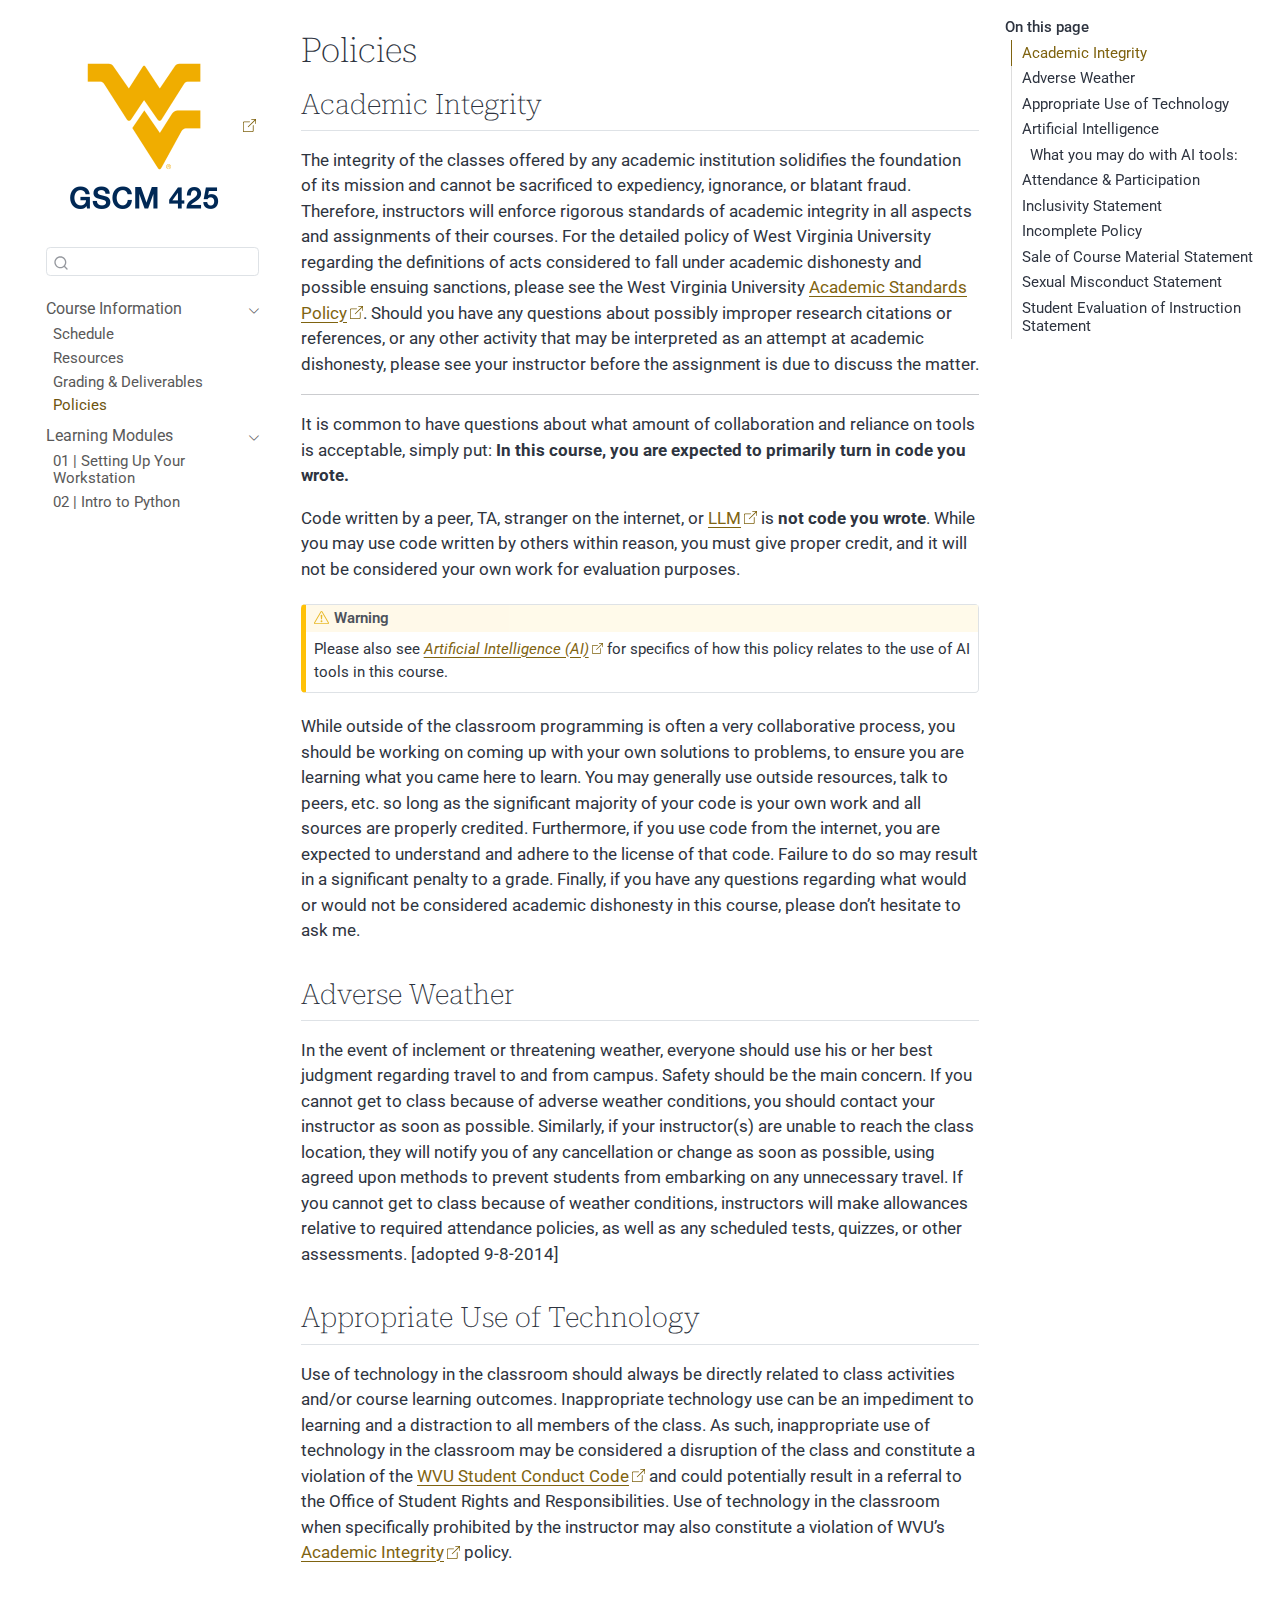
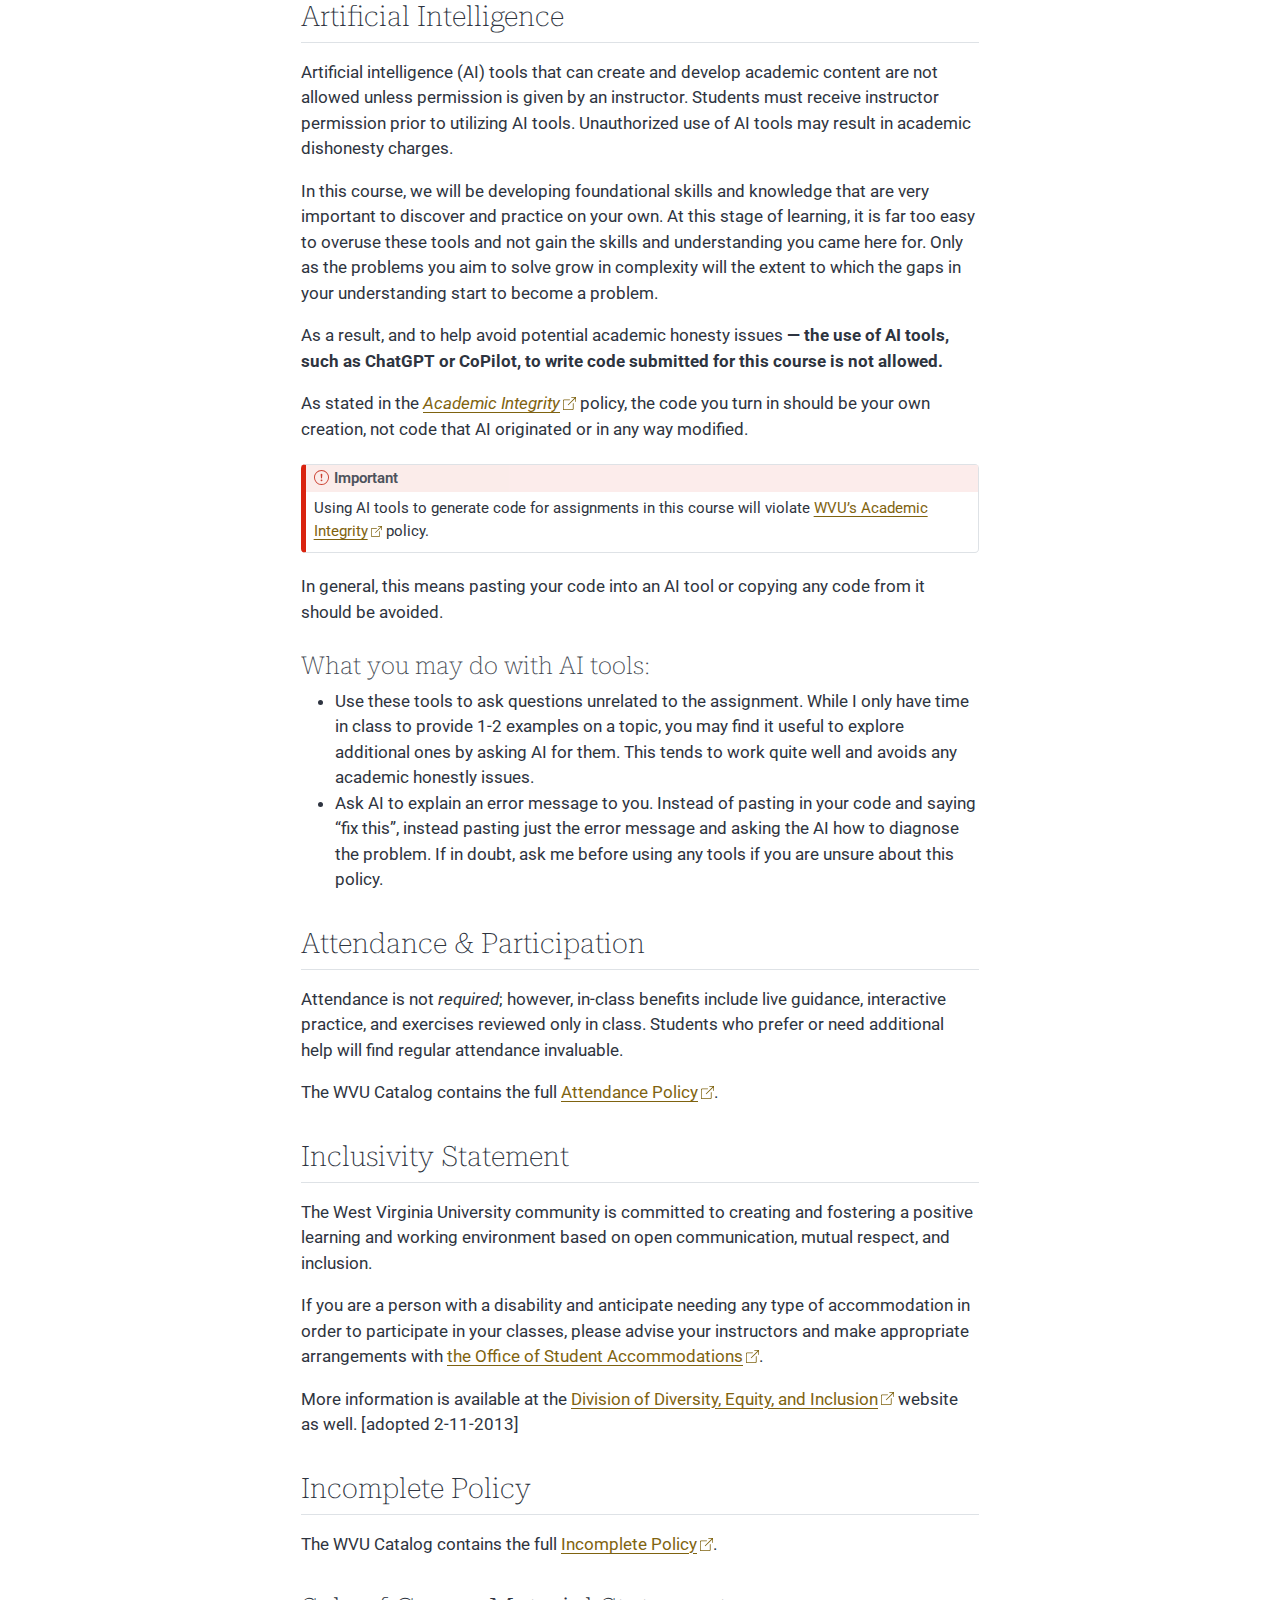
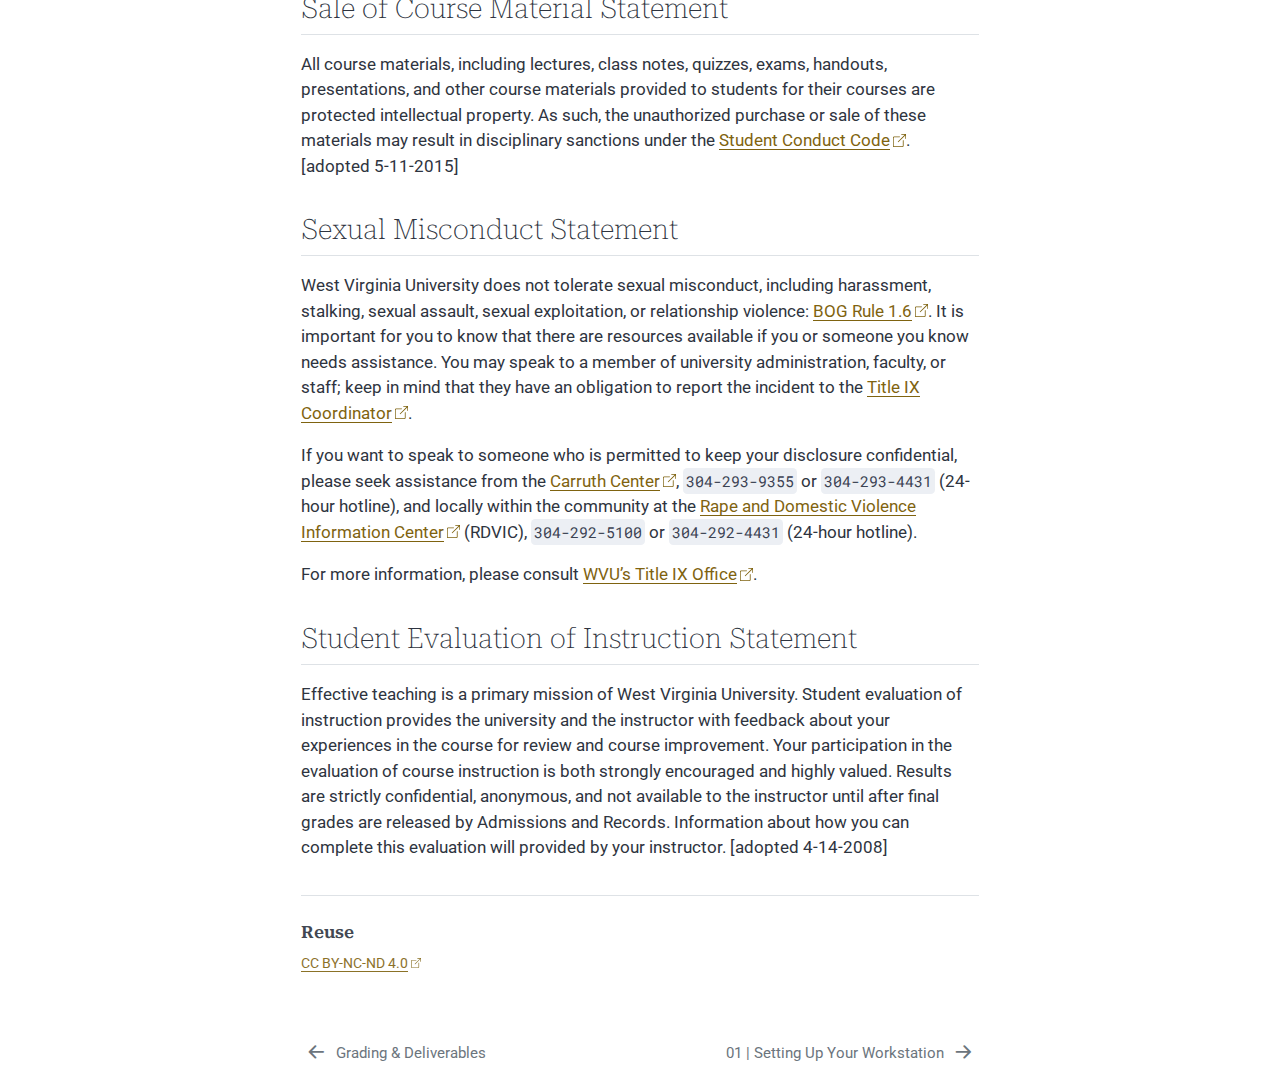
<file: docs/course-information/policies.html>
<!DOCTYPE html>
<html xmlns="http://www.w3.org/1999/xhtml" lang="en" xml:lang="en"><head>

<meta charset="utf-8">
<meta name="generator" content="quarto-1.6.40">

<meta name="viewport" content="width=device-width, initial-scale=1.0, user-scalable=yes">


<title>Policies – GSCM 425: Supply
Chain Network Design</title>
<style>
code{white-space: pre-wrap;}
span.smallcaps{font-variant: small-caps;}
div.columns{display: flex; gap: min(4vw, 1.5em);}
div.column{flex: auto; overflow-x: auto;}
div.hanging-indent{margin-left: 1.5em; text-indent: -1.5em;}
ul.task-list{list-style: none;}
ul.task-list li input[type="checkbox"] {
  width: 0.8em;
  margin: 0 0.8em 0.2em -1em; /* quarto-specific, see https://github.com/quarto-dev/quarto-cli/issues/4556 */ 
  vertical-align: middle;
}
</style>


<script src="../site_libs/quarto-nav/quarto-nav.js"></script>
<script src="../site_libs/quarto-nav/headroom.min.js"></script>
<script src="../site_libs/clipboard/clipboard.min.js"></script>
<script src="../site_libs/quarto-search/autocomplete.umd.js"></script>
<script src="../site_libs/quarto-search/fuse.min.js"></script>
<script src="../site_libs/quarto-search/quarto-search.js"></script>
<meta name="quarto:offset" content="../">
<link href="../learning-modules/01-setting-up-your-workstation.html" rel="next">
<link href="../course-information/grading-and-deliverables.html" rel="prev">
<link href="../images/flying-wv-gold.png" rel="icon" type="image/png">
<script src="../site_libs/quarto-html/quarto.js"></script>
<script src="../site_libs/quarto-html/popper.min.js"></script>
<script src="../site_libs/quarto-html/tippy.umd.min.js"></script>
<script src="../site_libs/quarto-html/anchor.min.js"></script>
<link href="../site_libs/quarto-html/tippy.css" rel="stylesheet">
<link href="../site_libs/quarto-html/quarto-syntax-highlighting-fdd8e41e452522482f81c6f67b0e9110.css" rel="stylesheet" id="quarto-text-highlighting-styles">
<script src="../site_libs/bootstrap/bootstrap.min.js"></script>
<link href="../site_libs/bootstrap/bootstrap-icons.css" rel="stylesheet">
<link href="../site_libs/bootstrap/bootstrap-7a1606e66d82e84606b9c82b411ee8d3.min.css" rel="stylesheet" append-hash="true" id="quarto-bootstrap" data-mode="light">
<script id="quarto-search-options" type="application/json">{
  "location": "sidebar",
  "copy-button": false,
  "collapse-after": 3,
  "panel-placement": "start",
  "type": "textbox",
  "limit": 50,
  "keyboard-shortcut": [
    "f",
    "/",
    "s"
  ],
  "show-item-context": false,
  "language": {
    "search-no-results-text": "No results",
    "search-matching-documents-text": "matching documents",
    "search-copy-link-title": "Copy link to search",
    "search-hide-matches-text": "Hide additional matches",
    "search-more-match-text": "more match in this document",
    "search-more-matches-text": "more matches in this document",
    "search-clear-button-title": "Clear",
    "search-text-placeholder": "",
    "search-detached-cancel-button-title": "Cancel",
    "search-submit-button-title": "Submit",
    "search-label": "Search"
  }
}</script>
<style>html{ scroll-behavior: smooth; }</style>


<link rel="stylesheet" href="../styles.css">
</head>

<body class="nav-sidebar floating">

<div id="quarto-search-results"></div>
  <header id="quarto-header" class="headroom fixed-top">
  <nav class="quarto-secondary-nav">
    <div class="container-fluid d-flex">
      <button type="button" class="quarto-btn-toggle btn" data-bs-toggle="collapse" role="button" data-bs-target=".quarto-sidebar-collapse-item" aria-controls="quarto-sidebar" aria-expanded="false" aria-label="Toggle sidebar navigation" onclick="if (window.quartoToggleHeadroom) { window.quartoToggleHeadroom(); }">
        <i class="bi bi-layout-text-sidebar-reverse"></i>
      </button>
        <a class="flex-grow-1 no-decor" role="navigation" data-bs-toggle="collapse" data-bs-target=".quarto-sidebar-collapse-item" aria-controls="quarto-sidebar" aria-expanded="false" aria-label="Toggle sidebar navigation" onclick="if (window.quartoToggleHeadroom) { window.quartoToggleHeadroom(); }">      
          <h1 class="quarto-secondary-nav-title">Policies</h1>
        </a>     
      <button type="button" class="btn quarto-search-button" aria-label="Search" onclick="window.quartoOpenSearch();">
        <i class="bi bi-search"></i>
      </button>
    </div>
  </nav>
</header>
<!-- content -->
<div id="quarto-content" class="quarto-container page-columns page-rows-contents page-layout-article">
<!-- sidebar -->
  <nav id="quarto-sidebar" class="sidebar collapse collapse-horizontal quarto-sidebar-collapse-item sidebar-navigation floating overflow-auto">
    <div class="pt-lg-2 mt-2 text-left sidebar-header">
      <a href="../index.html" class="sidebar-logo-link">
      <img src="../images/logo-gscm-425.png" alt="" class="sidebar-logo py-0 d-lg-inline d-none">
      </a>
      </div>
        <div class="mt-2 flex-shrink-0 align-items-center">
        <div class="sidebar-search">
        <div id="quarto-search" class="" title="Search"></div>
        </div>
        </div>
    <div class="sidebar-menu-container"> 
    <ul class="list-unstyled mt-1">
        <li class="sidebar-item sidebar-item-section">
      <div class="sidebar-item-container"> 
            <a class="sidebar-item-text sidebar-link text-start" data-bs-toggle="collapse" data-bs-target="#quarto-sidebar-section-1" role="navigation" aria-expanded="true">
 <span class="menu-text">Course
Information</span></a>
          <a class="sidebar-item-toggle text-start" data-bs-toggle="collapse" data-bs-target="#quarto-sidebar-section-1" role="navigation" aria-expanded="true" aria-label="Toggle section">
            <i class="bi bi-chevron-right ms-2"></i>
          </a> 
      </div>
      <ul id="quarto-sidebar-section-1" class="collapse list-unstyled sidebar-section depth1 show">  
          <li class="sidebar-item">
  <div class="sidebar-item-container"> 
  <a href="../course-information/schedule.html" class="sidebar-item-text sidebar-link">
 <span class="menu-text">Schedule</span></a>
  </div>
</li>
          <li class="sidebar-item">
  <div class="sidebar-item-container"> 
  <a href="../course-information/resources.html" class="sidebar-item-text sidebar-link">
 <span class="menu-text">Resources</span></a>
  </div>
</li>
          <li class="sidebar-item">
  <div class="sidebar-item-container"> 
  <a href="../course-information/grading-and-deliverables.html" class="sidebar-item-text sidebar-link">
 <span class="menu-text">Grading &amp; Deliverables</span></a>
  </div>
</li>
          <li class="sidebar-item">
  <div class="sidebar-item-container"> 
  <a href="../course-information/policies.html" class="sidebar-item-text sidebar-link active">
 <span class="menu-text">Policies</span></a>
  </div>
</li>
      </ul>
  </li>
        <li class="sidebar-item sidebar-item-section">
      <div class="sidebar-item-container"> 
            <a class="sidebar-item-text sidebar-link text-start" data-bs-toggle="collapse" data-bs-target="#quarto-sidebar-section-2" role="navigation" aria-expanded="true">
 <span class="menu-text">Learning
Modules</span></a>
          <a class="sidebar-item-toggle text-start" data-bs-toggle="collapse" data-bs-target="#quarto-sidebar-section-2" role="navigation" aria-expanded="true" aria-label="Toggle section">
            <i class="bi bi-chevron-right ms-2"></i>
          </a> 
      </div>
      <ul id="quarto-sidebar-section-2" class="collapse list-unstyled sidebar-section depth1 show">  
          <li class="sidebar-item">
  <div class="sidebar-item-container"> 
  <a href="../learning-modules/01-setting-up-your-workstation.html" class="sidebar-item-text sidebar-link">
 <span class="menu-text">01
| Setting Up Your Workstation</span></a>
  </div>
</li>
          <li class="sidebar-item">
  <div class="sidebar-item-container"> 
  <a href="../learning-modules/02-intro-to-python.html" class="sidebar-item-text sidebar-link">
 <span class="menu-text">02
| Intro to Python</span></a>
  </div>
</li>
      </ul>
  </li>
    </ul>
    </div>
</nav>
<div id="quarto-sidebar-glass" class="quarto-sidebar-collapse-item" data-bs-toggle="collapse" data-bs-target=".quarto-sidebar-collapse-item"></div>
<!-- margin-sidebar -->
    <div id="quarto-margin-sidebar" class="sidebar margin-sidebar">
        <nav id="TOC" role="doc-toc" class="toc-active" data-toc-expanded="99">
    <h2 id="toc-title">On this page</h2>
   
  <ul>
  <li><a href="#academic-integrity" id="toc-academic-integrity" class="nav-link active" data-scroll-target="#academic-integrity">Academic
  Integrity</a></li>
  <li><a href="#adverse-weather" id="toc-adverse-weather" class="nav-link" data-scroll-target="#adverse-weather">Adverse
  Weather</a></li>
  <li><a href="#appropriate-use-of-technology" id="toc-appropriate-use-of-technology" class="nav-link" data-scroll-target="#appropriate-use-of-technology">Appropriate Use of
  Technology</a></li>
  <li><a href="#artificial-intelligence" id="toc-artificial-intelligence" class="nav-link" data-scroll-target="#artificial-intelligence">Artificial Intelligence</a>
  <ul class="collapse">
  <li><a href="#what-you-may-do-with-ai-tools" id="toc-what-you-may-do-with-ai-tools" class="nav-link" data-scroll-target="#what-you-may-do-with-ai-tools">What you may do with AI
  tools:</a></li>
  </ul></li>
  <li><a href="#attendance-participation" id="toc-attendance-participation" class="nav-link" data-scroll-target="#attendance-participation">Attendance &amp;
  Participation</a></li>
  <li><a href="#inclusivity-statement" id="toc-inclusivity-statement" class="nav-link" data-scroll-target="#inclusivity-statement">Inclusivity Statement</a></li>
  <li><a href="#incomplete-policy" id="toc-incomplete-policy" class="nav-link" data-scroll-target="#incomplete-policy">Incomplete
  Policy</a></li>
  <li><a href="#sale-of-course-material-statement" id="toc-sale-of-course-material-statement" class="nav-link" data-scroll-target="#sale-of-course-material-statement">Sale of Course Material
  Statement</a></li>
  <li><a href="#sexual-misconduct-statement" id="toc-sexual-misconduct-statement" class="nav-link" data-scroll-target="#sexual-misconduct-statement">Sexual Misconduct
  Statement</a></li>
  <li><a href="#student-evaluation-of-instruction-statement" id="toc-student-evaluation-of-instruction-statement" class="nav-link" data-scroll-target="#student-evaluation-of-instruction-statement">Student
  Evaluation of Instruction Statement</a></li>
  </ul>
</nav>
    </div>
<!-- main -->
<main class="content" id="quarto-document-content">

<header id="title-block-header" class="quarto-title-block default">
<div class="quarto-title">
<h1 class="title d-none d-lg-block">Policies</h1>
</div>



<div class="quarto-title-meta">

    
  
    
  </div>
  


</header>


<section id="academic-integrity" class="level2">
<h2 class="anchored" data-anchor-id="academic-integrity">Academic Integrity</h2>
<p>The integrity of the classes offered by any academic institution
solidifies the foundation of its mission and cannot be sacrificed to
expediency, ignorance, or blatant fraud. Therefore, instructors will
enforce rigorous standards of academic integrity in all aspects and
assignments of their courses. For the detailed policy of West Virginia
University regarding the definitions of acts considered to fall under
academic dishonesty and possible ensuing sanctions, please see the West
Virginia University <a href="http://catalog.wvu.edu/undergraduate/coursecreditstermsclassification/">Academic
Standards Policy</a>. Should you have any questions about possibly
improper research citations or references, or any other activity that
may be interpreted as an attempt at academic dishonesty, please see your
instructor before the assignment is due to discuss the matter.</p>
<hr>
<p>It is common to have questions about what amount of collaboration and
reliance on tools is acceptable, simply put: <strong>In this course, you
are expected to primarily turn in code you wrote.</strong></p>
<p>Code written by a peer, TA, stranger on the internet, or <a href="https://www.computerworld.com/article/1627101/what-are-large-language-models-and-how-are-they-used-in-generative-ai.html">LLM</a>
is <strong>not code you wrote</strong>. While you may use code written
by others within reason, you must give proper credit, and it will not be
considered your own work for evaluation purposes.</p>
<div class="callout callout-style-default callout-warning callout-titled">
<div class="callout-header d-flex align-content-center">
<div class="callout-icon-container">
<i class="callout-icon"></i>
</div>
<div class="callout-title-container flex-fill">
Warning
</div>
</div>
<div class="callout-body-container callout-body">
<p>Please also see <a href="#artificial-intelligence"><em>Artificial
Intelligence (AI)</em></a> for specifics of how this policy relates to
the use of AI tools in this course.</p>
</div>
</div>
<p>While outside of the classroom programming is often a very
collaborative process, you should be working on coming up with your own
solutions to problems, to ensure you are learning what you came here to
learn. You may generally use outside resources, talk to peers, etc. so
long as the significant majority of your code is your own work and all
sources are properly credited. Furthermore, if you use code from the
internet, you are expected to understand and adhere to the license of
that code. Failure to do so may result in a significant penalty to a
grade. Finally, if you have any questions regarding what would or would
not be considered academic dishonesty in this course, please don’t
hesitate to ask me.</p>
</section>
<section id="adverse-weather" class="level2">
<h2 class="anchored" data-anchor-id="adverse-weather">Adverse Weather</h2>
<p>In the event of inclement or threatening weather, everyone should use
his or her best judgment regarding travel to and from campus. Safety
should be the main concern. If you cannot get to class because of
adverse weather conditions, you should contact your instructor as soon
as possible. Similarly, if your instructor(s) are unable to reach the
class location, they will notify you of any cancellation or change as
soon as possible, using agreed upon methods to prevent students from
embarking on any unnecessary travel. If you cannot get to class because
of weather conditions, instructors will make allowances relative to
required attendance policies, as well as any scheduled tests, quizzes,
or other assessments. [adopted 9-8-2014]</p>
</section>
<section id="appropriate-use-of-technology" class="level2">
<h2 class="anchored" data-anchor-id="appropriate-use-of-technology">Appropriate Use of Technology</h2>
<p>Use of technology in the classroom should always be directly related
to class activities and/or course learning outcomes. Inappropriate
technology use can be an impediment to learning and a distraction to all
members of the class. As such, inappropriate use of technology in the
classroom may be considered a disruption of the class and constitute a
violation of the <a href="https://studentresponsibility.wvu.edu/campus-student-code">WVU
Student Conduct Code</a> and could potentially result in a referral to
the Office of Student Rights and Responsibilities. Use of technology in
the classroom when specifically prohibited by the instructor may also
constitute a violation of WVU’s <a href="http://catalog.wvu.edu/undergraduate/coursecreditstermsclassification/">Academic
Integrity</a> policy.</p>
</section>
<section id="artificial-intelligence" class="level2">
<h2 class="anchored" data-anchor-id="artificial-intelligence">Artificial Intelligence</h2>
<p>Artificial intelligence (AI) tools that can create and develop
academic content are not allowed unless permission is given by an
instructor. Students must receive instructor permission prior to
utilizing AI tools. Unauthorized use of AI tools may result in academic
dishonesty charges.</p>
<p>In this course, we will be developing foundational skills and
knowledge that are very important to discover and practice on your own.
At this stage of learning, it is far too easy to overuse these tools and
not gain the skills and understanding you came here for. Only as the
problems you aim to solve grow in complexity will the extent to which
the gaps in your understanding start to become a problem.</p>
<p>As a result, and to help avoid potential academic honesty issues
<strong>— the use of AI tools, such as ChatGPT or CoPilot, to write code
submitted for this course is not allowed.</strong></p>
<p>As stated in the <a href="#academic-integrity"><em>Academic
Integrity</em></a> policy, the code you turn in should be your own
creation, not code that AI originated or in any way modified.</p>
<div class="callout callout-style-default callout-important callout-titled">
<div class="callout-header d-flex align-content-center">
<div class="callout-icon-container">
<i class="callout-icon"></i>
</div>
<div class="callout-title-container flex-fill">
Important
</div>
</div>
<div class="callout-body-container callout-body">
<p>Using AI tools to generate code for assignments in this course will
violate <a href="http://catalog.wvu.edu/undergraduate/coursecreditstermsclassification/">WVU’s
Academic Integrity</a> policy.</p>
</div>
</div>
<p>In general, this means pasting your code into an AI tool or copying
any code from it should be avoided.</p>
<section id="what-you-may-do-with-ai-tools" class="level3">
<h3 class="anchored" data-anchor-id="what-you-may-do-with-ai-tools">What you may do with AI tools:</h3>
<ul>
<li>Use these tools to ask questions unrelated to the assignment. While
I only have time in class to provide 1-2 examples on a topic, you may
find it useful to explore additional ones by asking AI for them. This
tends to work quite well and avoids any academic honestly issues.</li>
<li>Ask AI to explain an error message to you. Instead of pasting in
your code and saying “fix this”, instead pasting just the error message
and asking the AI how to diagnose the problem. If in doubt, ask me
before using any tools if you are unsure about this policy.</li>
</ul>
</section>
</section>
<section id="attendance-participation" class="level2">
<h2 class="anchored" data-anchor-id="attendance-participation">Attendance &amp; Participation</h2>
<p>Attendance is not <em>required</em>; however, in-class benefits
include live guidance, interactive practice, and exercises reviewed only
in class. Students who prefer or need additional help will find regular
attendance invaluable.</p>
<p>The WVU Catalog contains the full <a href="http://catalog.wvu.edu/undergraduate/enrollmentandregistration/#enrollmenttext">Attendance
Policy</a>.</p>
</section>
<section id="inclusivity-statement" class="level2">
<h2 class="anchored" data-anchor-id="inclusivity-statement">Inclusivity Statement</h2>
<p>The West Virginia University community is committed to creating and
fostering a positive learning and working environment based on open
communication, mutual respect, and inclusion.</p>
<p>If you are a person with a disability and anticipate needing any type
of accommodation in order to participate in your classes, please advise
your instructors and make appropriate arrangements with <a href="http://osa.wvu.edu/">the Office of Student Accommodations</a>.</p>
<p>More information is available at the <a href="http://diversity.wvu.edu/">Division of Diversity, Equity, and
Inclusion</a> website as well. [adopted 2-11-2013]</p>
</section>
<section id="incomplete-policy" class="level2">
<h2 class="anchored" data-anchor-id="incomplete-policy">Incomplete Policy</h2>
<p>The WVU Catalog contains the full <a href="http://catalog.wvu.edu/undergraduate/enrollmentandregistration/#gradestext">Incomplete
Policy</a>.</p>
</section>
<section id="sale-of-course-material-statement" class="level2">
<h2 class="anchored" data-anchor-id="sale-of-course-material-statement">Sale of Course Material Statement</h2>
<p>All course materials, including lectures, class notes, quizzes,
exams, handouts, presentations, and other course materials provided to
students for their courses are protected intellectual property. As such,
the unauthorized purchase or sale of these materials may result in
disciplinary sanctions under the <a href="https://studentresponsibility.wvu.edu/campus-student-code">Student
Conduct Code</a>. [adopted 5-11-2015]</p>
</section>
<section id="sexual-misconduct-statement" class="level2">
<h2 class="anchored" data-anchor-id="sexual-misconduct-statement">Sexual Misconduct Statement</h2>
<p>West Virginia University does not tolerate sexual misconduct,
including harassment, stalking, sexual assault, sexual exploitation, or
relationship violence: <a href="https://policies.wvu.edu/finalized-bog-rules/bog-governance-rule-1-6-rule">BOG
Rule 1.6</a>. It is important for you to know that there are resources
available if you or someone you know needs assistance. You may speak to
a member of university administration, faculty, or staff; keep in mind
that they have an obligation to report the incident to the <a href="http://titleix.wvu.edu/what-is-title-ix/who-is-the-title-ix-coordinator">Title
IX Coordinator</a>.</p>
<p>If you want to speak to someone who is permitted to keep your
disclosure confidential, please seek assistance from the <a href="http://carruth.wvu.edu/">Carruth Center</a>,
<code>304-293-9355</code> or <code>304-293-4431</code> (24-hour
hotline), and locally within the community at the <a href="http://www.rdvic.org/">Rape and Domestic Violence Information
Center</a> (RDVIC), <code>304-292-5100</code> or
<code>304-292-4431</code> (24-hour hotline).</p>
<p>For more information, please consult <a href="https://titleix.wvu.edu/resources-offices">WVU’s Title IX
Office</a>.</p>
</section>
<section id="student-evaluation-of-instruction-statement" class="level2">
<h2 class="anchored" data-anchor-id="student-evaluation-of-instruction-statement">Student Evaluation of Instruction Statement</h2>
<p>Effective teaching is a primary mission of West Virginia University.
Student evaluation of instruction provides the university and the
instructor with feedback about your experiences in the course for review
and course improvement. Your participation in the evaluation of course
instruction is both strongly encouraged and highly valued. Results are
strictly confidential, anonymous, and not available to the instructor
until after final grades are released by Admissions and Records.
Information about how you can complete this evaluation will provided by
your instructor. [adopted 4-14-2008]</p>


</section>

<a onclick="window.scrollTo(0, 0); return false;" role="button" id="quarto-back-to-top"><i class="bi bi-arrow-up"></i> Back to top</a><div id="quarto-appendix" class="default"><section class="quarto-appendix-contents" id="quarto-reuse"><h2 class="anchored quarto-appendix-heading">Reuse</h2><div class="quarto-appendix-contents"><div><a rel="license" href="https://creativecommons.org/licenses/by-nc-nd/4.0/">CC BY-NC-ND 4.0</a></div></div></section></div></main> <!-- /main -->
<script id="quarto-html-after-body" type="application/javascript">
window.document.addEventListener("DOMContentLoaded", function (event) {
  const toggleBodyColorMode = (bsSheetEl) => {
    const mode = bsSheetEl.getAttribute("data-mode");
    const bodyEl = window.document.querySelector("body");
    if (mode === "dark") {
      bodyEl.classList.add("quarto-dark");
      bodyEl.classList.remove("quarto-light");
    } else {
      bodyEl.classList.add("quarto-light");
      bodyEl.classList.remove("quarto-dark");
    }
  }
  const toggleBodyColorPrimary = () => {
    const bsSheetEl = window.document.querySelector("link#quarto-bootstrap");
    if (bsSheetEl) {
      toggleBodyColorMode(bsSheetEl);
    }
  }
  toggleBodyColorPrimary();  
  const icon = "";
  const anchorJS = new window.AnchorJS();
  anchorJS.options = {
    placement: 'right',
    icon: icon
  };
  anchorJS.add('.anchored');
  const isCodeAnnotation = (el) => {
    for (const clz of el.classList) {
      if (clz.startsWith('code-annotation-')) {                     
        return true;
      }
    }
    return false;
  }
  const onCopySuccess = function(e) {
    // button target
    const button = e.trigger;
    // don't keep focus
    button.blur();
    // flash "checked"
    button.classList.add('code-copy-button-checked');
    var currentTitle = button.getAttribute("title");
    button.setAttribute("title", "Copied!");
    let tooltip;
    if (window.bootstrap) {
      button.setAttribute("data-bs-toggle", "tooltip");
      button.setAttribute("data-bs-placement", "left");
      button.setAttribute("data-bs-title", "Copied!");
      tooltip = new bootstrap.Tooltip(button, 
        { trigger: "manual", 
          customClass: "code-copy-button-tooltip",
          offset: [0, -8]});
      tooltip.show();    
    }
    setTimeout(function() {
      if (tooltip) {
        tooltip.hide();
        button.removeAttribute("data-bs-title");
        button.removeAttribute("data-bs-toggle");
        button.removeAttribute("data-bs-placement");
      }
      button.setAttribute("title", currentTitle);
      button.classList.remove('code-copy-button-checked');
    }, 1000);
    // clear code selection
    e.clearSelection();
  }
  const getTextToCopy = function(trigger) {
      const codeEl = trigger.previousElementSibling.cloneNode(true);
      for (const childEl of codeEl.children) {
        if (isCodeAnnotation(childEl)) {
          childEl.remove();
        }
      }
      return codeEl.innerText;
  }
  const clipboard = new window.ClipboardJS('.code-copy-button:not([data-in-quarto-modal])', {
    text: getTextToCopy
  });
  clipboard.on('success', onCopySuccess);
  if (window.document.getElementById('quarto-embedded-source-code-modal')) {
    const clipboardModal = new window.ClipboardJS('.code-copy-button[data-in-quarto-modal]', {
      text: getTextToCopy,
      container: window.document.getElementById('quarto-embedded-source-code-modal')
    });
    clipboardModal.on('success', onCopySuccess);
  }
    var localhostRegex = new RegExp(/^(?:http|https):\/\/localhost\:?[0-9]*\//);
    var mailtoRegex = new RegExp(/^mailto:/);
      var filterRegex = new RegExp("wvu-gscm-425\.github\.io");
    var isInternal = (href) => {
        return filterRegex.test(href) || localhostRegex.test(href) || mailtoRegex.test(href);
    }
    // Inspect non-navigation links and adorn them if external
 	var links = window.document.querySelectorAll('a[href]:not(.nav-link):not(.navbar-brand):not(.toc-action):not(.sidebar-link):not(.sidebar-item-toggle):not(.pagination-link):not(.no-external):not([aria-hidden]):not(.dropdown-item):not(.quarto-navigation-tool):not(.about-link)');
    for (var i=0; i<links.length; i++) {
      const link = links[i];
      if (!isInternal(link.href)) {
        // undo the damage that might have been done by quarto-nav.js in the case of
        // links that we want to consider external
        if (link.dataset.originalHref !== undefined) {
          link.href = link.dataset.originalHref;
        }
          // target, if specified
          link.setAttribute("target", "_blank");
          if (link.getAttribute("rel") === null) {
            link.setAttribute("rel", "noopener");
          }
          // default icon
          link.classList.add("external");
      }
    }
  function tippyHover(el, contentFn, onTriggerFn, onUntriggerFn) {
    const config = {
      allowHTML: true,
      maxWidth: 500,
      delay: 100,
      arrow: false,
      appendTo: function(el) {
          return el.parentElement;
      },
      interactive: true,
      interactiveBorder: 10,
      theme: 'quarto',
      placement: 'bottom-start',
    };
    if (contentFn) {
      config.content = contentFn;
    }
    if (onTriggerFn) {
      config.onTrigger = onTriggerFn;
    }
    if (onUntriggerFn) {
      config.onUntrigger = onUntriggerFn;
    }
    window.tippy(el, config); 
  }
  const noterefs = window.document.querySelectorAll('a[role="doc-noteref"]');
  for (var i=0; i<noterefs.length; i++) {
    const ref = noterefs[i];
    tippyHover(ref, function() {
      // use id or data attribute instead here
      let href = ref.getAttribute('data-footnote-href') || ref.getAttribute('href');
      try { href = new URL(href).hash; } catch {}
      const id = href.replace(/^#\/?/, "");
      const note = window.document.getElementById(id);
      if (note) {
        return note.innerHTML;
      } else {
        return "";
      }
    });
  }
  const xrefs = window.document.querySelectorAll('a.quarto-xref');
  const processXRef = (id, note) => {
    // Strip column container classes
    const stripColumnClz = (el) => {
      el.classList.remove("page-full", "page-columns");
      if (el.children) {
        for (const child of el.children) {
          stripColumnClz(child);
        }
      }
    }
    stripColumnClz(note)
    if (id === null || id.startsWith('sec-')) {
      // Special case sections, only their first couple elements
      const container = document.createElement("div");
      if (note.children && note.children.length > 2) {
        container.appendChild(note.children[0].cloneNode(true));
        for (let i = 1; i < note.children.length; i++) {
          const child = note.children[i];
          if (child.tagName === "P" && child.innerText === "") {
            continue;
          } else {
            container.appendChild(child.cloneNode(true));
            break;
          }
        }
        if (window.Quarto?.typesetMath) {
          window.Quarto.typesetMath(container);
        }
        return container.innerHTML
      } else {
        if (window.Quarto?.typesetMath) {
          window.Quarto.typesetMath(note);
        }
        return note.innerHTML;
      }
    } else {
      // Remove any anchor links if they are present
      const anchorLink = note.querySelector('a.anchorjs-link');
      if (anchorLink) {
        anchorLink.remove();
      }
      if (window.Quarto?.typesetMath) {
        window.Quarto.typesetMath(note);
      }
      if (note.classList.contains("callout")) {
        return note.outerHTML;
      } else {
        return note.innerHTML;
      }
    }
  }
  for (var i=0; i<xrefs.length; i++) {
    const xref = xrefs[i];
    tippyHover(xref, undefined, function(instance) {
      instance.disable();
      let url = xref.getAttribute('href');
      let hash = undefined; 
      if (url.startsWith('#')) {
        hash = url;
      } else {
        try { hash = new URL(url).hash; } catch {}
      }
      if (hash) {
        const id = hash.replace(/^#\/?/, "");
        const note = window.document.getElementById(id);
        if (note !== null) {
          try {
            const html = processXRef(id, note.cloneNode(true));
            instance.setContent(html);
          } finally {
            instance.enable();
            instance.show();
          }
        } else {
          // See if we can fetch this
          fetch(url.split('#')[0])
          .then(res => res.text())
          .then(html => {
            const parser = new DOMParser();
            const htmlDoc = parser.parseFromString(html, "text/html");
            const note = htmlDoc.getElementById(id);
            if (note !== null) {
              const html = processXRef(id, note);
              instance.setContent(html);
            } 
          }).finally(() => {
            instance.enable();
            instance.show();
          });
        }
      } else {
        // See if we can fetch a full url (with no hash to target)
        // This is a special case and we should probably do some content thinning / targeting
        fetch(url)
        .then(res => res.text())
        .then(html => {
          const parser = new DOMParser();
          const htmlDoc = parser.parseFromString(html, "text/html");
          const note = htmlDoc.querySelector('main.content');
          if (note !== null) {
            // This should only happen for chapter cross references
            // (since there is no id in the URL)
            // remove the first header
            if (note.children.length > 0 && note.children[0].tagName === "HEADER") {
              note.children[0].remove();
            }
            const html = processXRef(null, note);
            instance.setContent(html);
          } 
        }).finally(() => {
          instance.enable();
          instance.show();
        });
      }
    }, function(instance) {
    });
  }
      let selectedAnnoteEl;
      const selectorForAnnotation = ( cell, annotation) => {
        let cellAttr = 'data-code-cell="' + cell + '"';
        let lineAttr = 'data-code-annotation="' +  annotation + '"';
        const selector = 'span[' + cellAttr + '][' + lineAttr + ']';
        return selector;
      }
      const selectCodeLines = (annoteEl) => {
        const doc = window.document;
        const targetCell = annoteEl.getAttribute("data-target-cell");
        const targetAnnotation = annoteEl.getAttribute("data-target-annotation");
        const annoteSpan = window.document.querySelector(selectorForAnnotation(targetCell, targetAnnotation));
        const lines = annoteSpan.getAttribute("data-code-lines").split(",");
        const lineIds = lines.map((line) => {
          return targetCell + "-" + line;
        })
        let top = null;
        let height = null;
        let parent = null;
        if (lineIds.length > 0) {
            //compute the position of the single el (top and bottom and make a div)
            const el = window.document.getElementById(lineIds[0]);
            top = el.offsetTop;
            height = el.offsetHeight;
            parent = el.parentElement.parentElement;
          if (lineIds.length > 1) {
            const lastEl = window.document.getElementById(lineIds[lineIds.length - 1]);
            const bottom = lastEl.offsetTop + lastEl.offsetHeight;
            height = bottom - top;
          }
          if (top !== null && height !== null && parent !== null) {
            // cook up a div (if necessary) and position it 
            let div = window.document.getElementById("code-annotation-line-highlight");
            if (div === null) {
              div = window.document.createElement("div");
              div.setAttribute("id", "code-annotation-line-highlight");
              div.style.position = 'absolute';
              parent.appendChild(div);
            }
            div.style.top = top - 2 + "px";
            div.style.height = height + 4 + "px";
            div.style.left = 0;
            let gutterDiv = window.document.getElementById("code-annotation-line-highlight-gutter");
            if (gutterDiv === null) {
              gutterDiv = window.document.createElement("div");
              gutterDiv.setAttribute("id", "code-annotation-line-highlight-gutter");
              gutterDiv.style.position = 'absolute';
              const codeCell = window.document.getElementById(targetCell);
              const gutter = codeCell.querySelector('.code-annotation-gutter');
              gutter.appendChild(gutterDiv);
            }
            gutterDiv.style.top = top - 2 + "px";
            gutterDiv.style.height = height + 4 + "px";
          }
          selectedAnnoteEl = annoteEl;
        }
      };
      const unselectCodeLines = () => {
        const elementsIds = ["code-annotation-line-highlight", "code-annotation-line-highlight-gutter"];
        elementsIds.forEach((elId) => {
          const div = window.document.getElementById(elId);
          if (div) {
            div.remove();
          }
        });
        selectedAnnoteEl = undefined;
      };
        // Handle positioning of the toggle
    window.addEventListener(
      "resize",
      throttle(() => {
        elRect = undefined;
        if (selectedAnnoteEl) {
          selectCodeLines(selectedAnnoteEl);
        }
      }, 10)
    );
    function throttle(fn, ms) {
    let throttle = false;
    let timer;
      return (...args) => {
        if(!throttle) { // first call gets through
            fn.apply(this, args);
            throttle = true;
        } else { // all the others get throttled
            if(timer) clearTimeout(timer); // cancel #2
            timer = setTimeout(() => {
              fn.apply(this, args);
              timer = throttle = false;
            }, ms);
        }
      };
    }
      // Attach click handler to the DT
      const annoteDls = window.document.querySelectorAll('dt[data-target-cell]');
      for (const annoteDlNode of annoteDls) {
        annoteDlNode.addEventListener('click', (event) => {
          const clickedEl = event.target;
          if (clickedEl !== selectedAnnoteEl) {
            unselectCodeLines();
            const activeEl = window.document.querySelector('dt[data-target-cell].code-annotation-active');
            if (activeEl) {
              activeEl.classList.remove('code-annotation-active');
            }
            selectCodeLines(clickedEl);
            clickedEl.classList.add('code-annotation-active');
          } else {
            // Unselect the line
            unselectCodeLines();
            clickedEl.classList.remove('code-annotation-active');
          }
        });
      }
  const findCites = (el) => {
    const parentEl = el.parentElement;
    if (parentEl) {
      const cites = parentEl.dataset.cites;
      if (cites) {
        return {
          el,
          cites: cites.split(' ')
        };
      } else {
        return findCites(el.parentElement)
      }
    } else {
      return undefined;
    }
  };
  var bibliorefs = window.document.querySelectorAll('a[role="doc-biblioref"]');
  for (var i=0; i<bibliorefs.length; i++) {
    const ref = bibliorefs[i];
    const citeInfo = findCites(ref);
    if (citeInfo) {
      tippyHover(citeInfo.el, function() {
        var popup = window.document.createElement('div');
        citeInfo.cites.forEach(function(cite) {
          var citeDiv = window.document.createElement('div');
          citeDiv.classList.add('hanging-indent');
          citeDiv.classList.add('csl-entry');
          var biblioDiv = window.document.getElementById('ref-' + cite);
          if (biblioDiv) {
            citeDiv.innerHTML = biblioDiv.innerHTML;
          }
          popup.appendChild(citeDiv);
        });
        return popup.innerHTML;
      });
    }
  }
});
</script>
<nav class="page-navigation">
  <div class="nav-page nav-page-previous">
      <a href="../course-information/grading-and-deliverables.html" class="pagination-link" aria-label="Grading &amp; Deliverables">
        <i class="bi bi-arrow-left-short"></i> <span class="nav-page-text">Grading &amp; Deliverables</span>
      </a>          
  </div>
  <div class="nav-page nav-page-next">
      <a href="../learning-modules/01-setting-up-your-workstation.html" class="pagination-link" aria-label="01 | Setting Up Your Workstation">
        <span class="nav-page-text">01 | Setting Up Your
Workstation</span> <i class="bi bi-arrow-right-short"></i>
      </a>
  </div>
</nav>
</div> <!-- /content -->




<script src="../site_libs/quarto-html/zenscroll-min.js"></script>
</body></html>
</file>
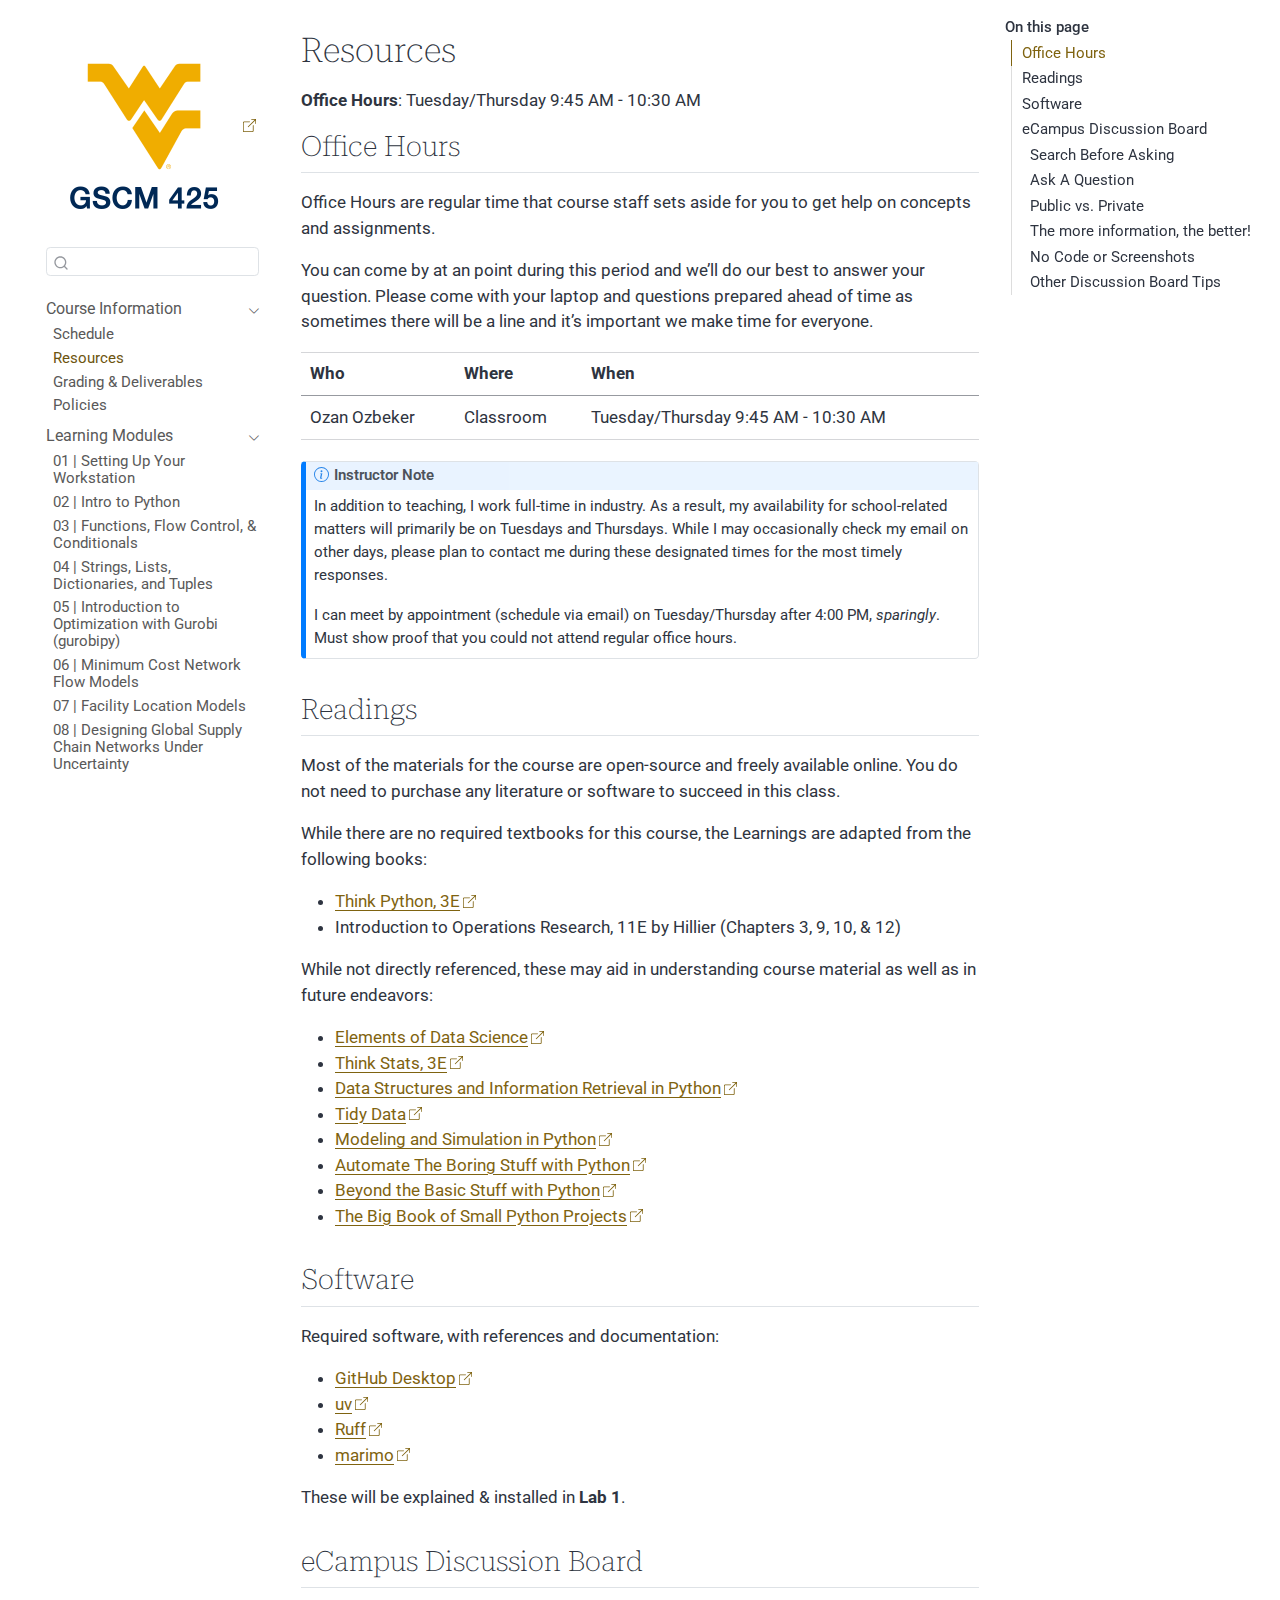
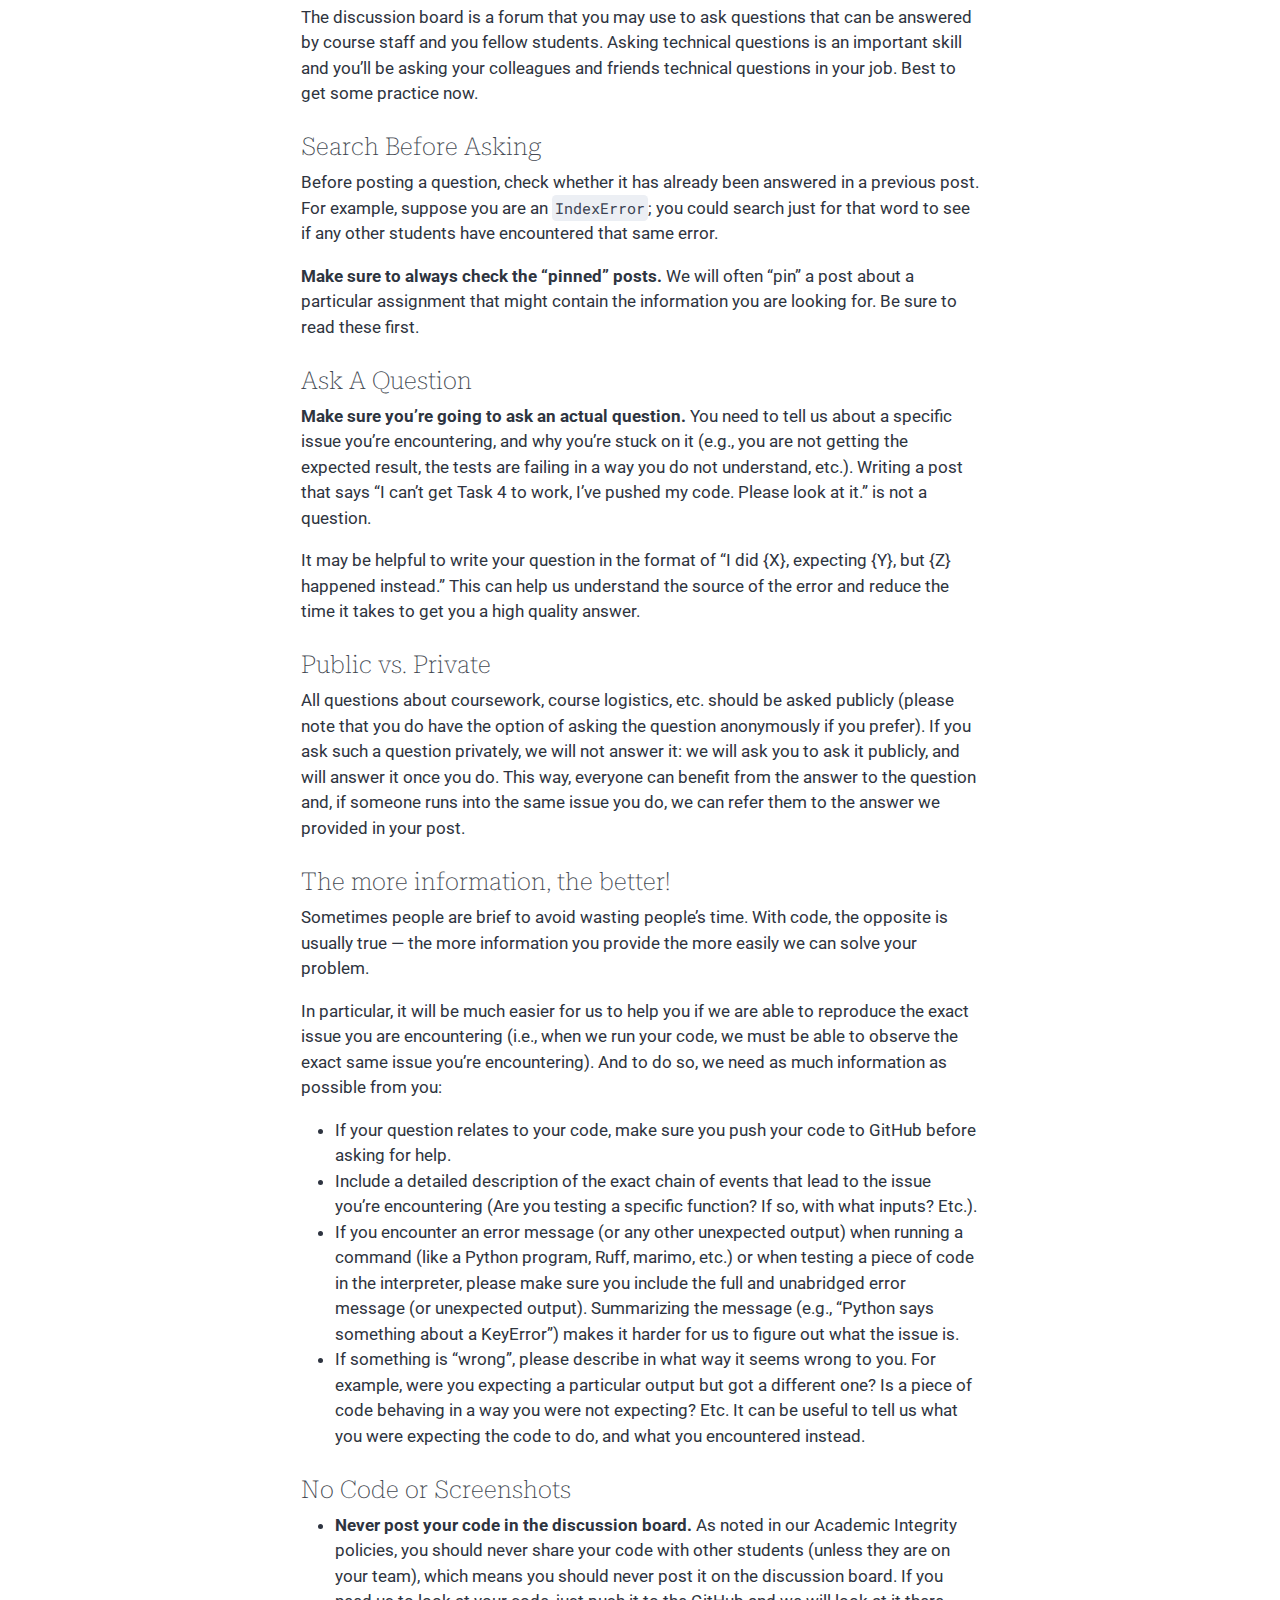
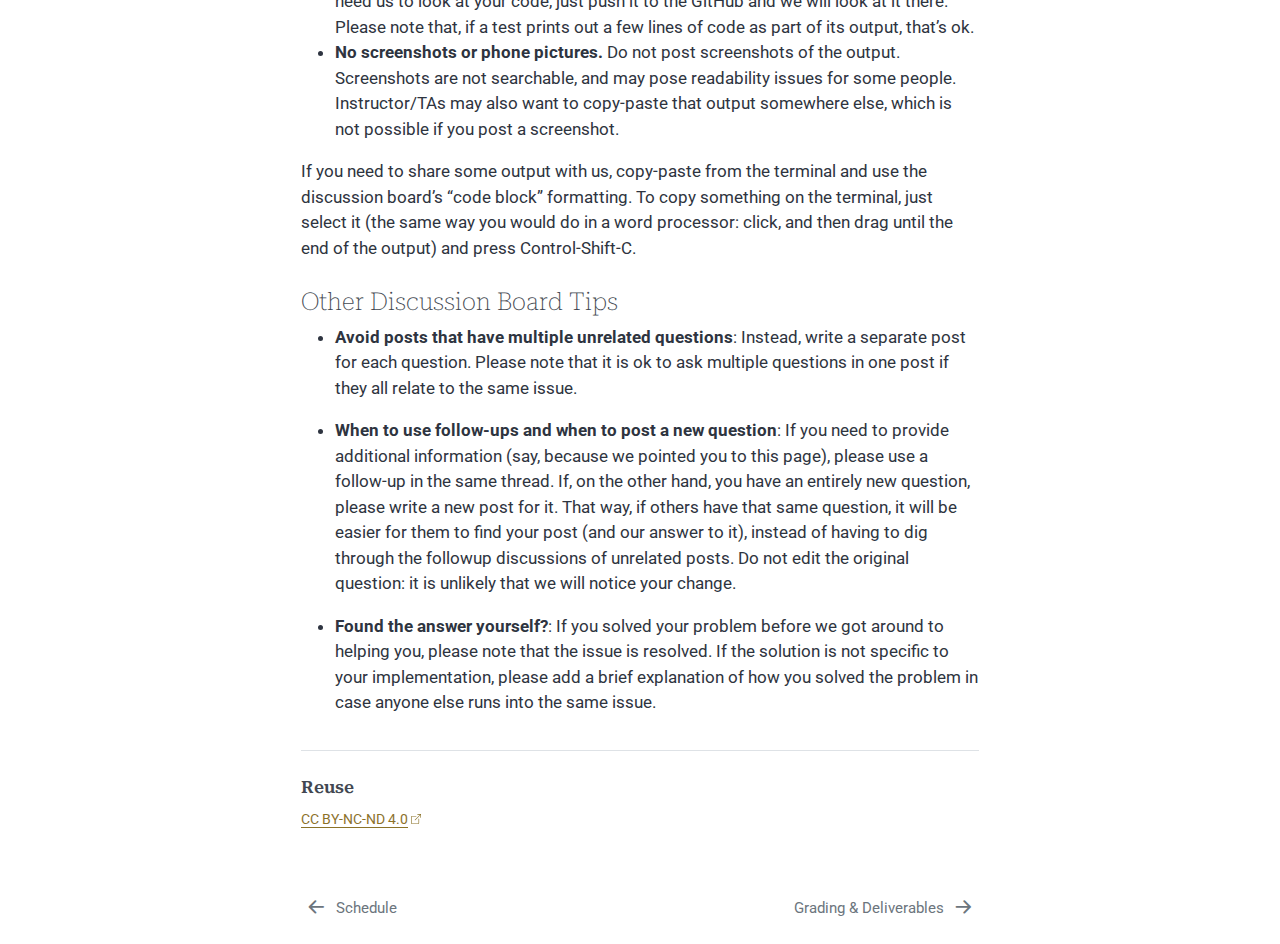
<file: docs/course-information/resources.html>
<!DOCTYPE html>
<html xmlns="http://www.w3.org/1999/xhtml" lang="en" xml:lang="en"><head>

<meta charset="utf-8">
<meta name="generator" content="quarto-1.6.40">

<meta name="viewport" content="width=device-width, initial-scale=1.0, user-scalable=yes">


<title>Resources – GSCM 425: Supply
Chain Network Design</title>
<style>
code{white-space: pre-wrap;}
span.smallcaps{font-variant: small-caps;}
div.columns{display: flex; gap: min(4vw, 1.5em);}
div.column{flex: auto; overflow-x: auto;}
div.hanging-indent{margin-left: 1.5em; text-indent: -1.5em;}
ul.task-list{list-style: none;}
ul.task-list li input[type="checkbox"] {
  width: 0.8em;
  margin: 0 0.8em 0.2em -1em; /* quarto-specific, see https://github.com/quarto-dev/quarto-cli/issues/4556 */ 
  vertical-align: middle;
}
</style>


<script src="../site_libs/quarto-nav/quarto-nav.js"></script>
<script src="../site_libs/quarto-nav/headroom.min.js"></script>
<script src="../site_libs/clipboard/clipboard.min.js"></script>
<script src="../site_libs/quarto-search/autocomplete.umd.js"></script>
<script src="../site_libs/quarto-search/fuse.min.js"></script>
<script src="../site_libs/quarto-search/quarto-search.js"></script>
<meta name="quarto:offset" content="../">
<link href="../course-information/grading-and-deliverables.html" rel="next">
<link href="../course-information/schedule.html" rel="prev">
<link href="../images/flying-wv-gold.png" rel="icon" type="image/png">
<script src="../site_libs/quarto-html/quarto.js"></script>
<script src="../site_libs/quarto-html/popper.min.js"></script>
<script src="../site_libs/quarto-html/tippy.umd.min.js"></script>
<script src="../site_libs/quarto-html/anchor.min.js"></script>
<link href="../site_libs/quarto-html/tippy.css" rel="stylesheet">
<link href="../site_libs/quarto-html/quarto-syntax-highlighting-fdd8e41e452522482f81c6f67b0e9110.css" rel="stylesheet" id="quarto-text-highlighting-styles">
<script src="../site_libs/bootstrap/bootstrap.min.js"></script>
<link href="../site_libs/bootstrap/bootstrap-icons.css" rel="stylesheet">
<link href="../site_libs/bootstrap/bootstrap-7a1606e66d82e84606b9c82b411ee8d3.min.css" rel="stylesheet" append-hash="true" id="quarto-bootstrap" data-mode="light">
<script id="quarto-search-options" type="application/json">{
  "location": "sidebar",
  "copy-button": false,
  "collapse-after": 3,
  "panel-placement": "start",
  "type": "textbox",
  "limit": 50,
  "keyboard-shortcut": [
    "f",
    "/",
    "s"
  ],
  "show-item-context": false,
  "language": {
    "search-no-results-text": "No results",
    "search-matching-documents-text": "matching documents",
    "search-copy-link-title": "Copy link to search",
    "search-hide-matches-text": "Hide additional matches",
    "search-more-match-text": "more match in this document",
    "search-more-matches-text": "more matches in this document",
    "search-clear-button-title": "Clear",
    "search-text-placeholder": "",
    "search-detached-cancel-button-title": "Cancel",
    "search-submit-button-title": "Submit",
    "search-label": "Search"
  }
}</script>
<style>html{ scroll-behavior: smooth; }</style>


<link rel="stylesheet" href="../styles.css">
</head>

<body class="nav-sidebar floating">

<div id="quarto-search-results"></div>
  <header id="quarto-header" class="headroom fixed-top">
  <nav class="quarto-secondary-nav">
    <div class="container-fluid d-flex">
      <button type="button" class="quarto-btn-toggle btn" data-bs-toggle="collapse" role="button" data-bs-target=".quarto-sidebar-collapse-item" aria-controls="quarto-sidebar" aria-expanded="false" aria-label="Toggle sidebar navigation" onclick="if (window.quartoToggleHeadroom) { window.quartoToggleHeadroom(); }">
        <i class="bi bi-layout-text-sidebar-reverse"></i>
      </button>
        <a class="flex-grow-1 no-decor" role="navigation" data-bs-toggle="collapse" data-bs-target=".quarto-sidebar-collapse-item" aria-controls="quarto-sidebar" aria-expanded="false" aria-label="Toggle sidebar navigation" onclick="if (window.quartoToggleHeadroom) { window.quartoToggleHeadroom(); }">      
          <h1 class="quarto-secondary-nav-title">Resources</h1>
        </a>     
      <button type="button" class="btn quarto-search-button" aria-label="Search" onclick="window.quartoOpenSearch();">
        <i class="bi bi-search"></i>
      </button>
    </div>
  </nav>
</header>
<!-- content -->
<div id="quarto-content" class="quarto-container page-columns page-rows-contents page-layout-article">
<!-- sidebar -->
  <nav id="quarto-sidebar" class="sidebar collapse collapse-horizontal quarto-sidebar-collapse-item sidebar-navigation floating overflow-auto">
    <div class="pt-lg-2 mt-2 text-left sidebar-header">
      <a href="../index.html" class="sidebar-logo-link">
      <img src="../images/logo-gscm-425.png" alt="" class="sidebar-logo py-0 d-lg-inline d-none">
      </a>
      </div>
        <div class="mt-2 flex-shrink-0 align-items-center">
        <div class="sidebar-search">
        <div id="quarto-search" class="" title="Search"></div>
        </div>
        </div>
    <div class="sidebar-menu-container"> 
    <ul class="list-unstyled mt-1">
        <li class="sidebar-item sidebar-item-section">
      <div class="sidebar-item-container"> 
            <a class="sidebar-item-text sidebar-link text-start" data-bs-toggle="collapse" data-bs-target="#quarto-sidebar-section-1" role="navigation" aria-expanded="true">
 <span class="menu-text">Course
Information</span></a>
          <a class="sidebar-item-toggle text-start" data-bs-toggle="collapse" data-bs-target="#quarto-sidebar-section-1" role="navigation" aria-expanded="true" aria-label="Toggle section">
            <i class="bi bi-chevron-right ms-2"></i>
          </a> 
      </div>
      <ul id="quarto-sidebar-section-1" class="collapse list-unstyled sidebar-section depth1 show">  
          <li class="sidebar-item">
  <div class="sidebar-item-container"> 
  <a href="../course-information/schedule.html" class="sidebar-item-text sidebar-link">
 <span class="menu-text">Schedule</span></a>
  </div>
</li>
          <li class="sidebar-item">
  <div class="sidebar-item-container"> 
  <a href="../course-information/resources.html" class="sidebar-item-text sidebar-link active">
 <span class="menu-text">Resources</span></a>
  </div>
</li>
          <li class="sidebar-item">
  <div class="sidebar-item-container"> 
  <a href="../course-information/grading-and-deliverables.html" class="sidebar-item-text sidebar-link">
 <span class="menu-text">Grading &amp; Deliverables</span></a>
  </div>
</li>
          <li class="sidebar-item">
  <div class="sidebar-item-container"> 
  <a href="../course-information/policies.html" class="sidebar-item-text sidebar-link">
 <span class="menu-text">Policies</span></a>
  </div>
</li>
      </ul>
  </li>
        <li class="sidebar-item sidebar-item-section">
      <div class="sidebar-item-container"> 
            <a class="sidebar-item-text sidebar-link text-start" data-bs-toggle="collapse" data-bs-target="#quarto-sidebar-section-2" role="navigation" aria-expanded="true">
 <span class="menu-text">Learning
Modules</span></a>
          <a class="sidebar-item-toggle text-start" data-bs-toggle="collapse" data-bs-target="#quarto-sidebar-section-2" role="navigation" aria-expanded="true" aria-label="Toggle section">
            <i class="bi bi-chevron-right ms-2"></i>
          </a> 
      </div>
      <ul id="quarto-sidebar-section-2" class="collapse list-unstyled sidebar-section depth1 show">  
          <li class="sidebar-item">
  <div class="sidebar-item-container"> 
  <a href="../learning-modules/01-setting-up-your-workstation.html" class="sidebar-item-text sidebar-link">
 <span class="menu-text">01
| Setting Up Your Workstation</span></a>
  </div>
</li>
          <li class="sidebar-item">
  <div class="sidebar-item-container"> 
  <a href="../learning-modules/02-intro-to-python.html" class="sidebar-item-text sidebar-link">
 <span class="menu-text">02
| Intro to Python</span></a>
  </div>
</li>
          <li class="sidebar-item">
  <div class="sidebar-item-container"> 
  <a href="../learning-modules/03-functions-flow-control-and-conditionals.html" class="sidebar-item-text sidebar-link">
 <span class="menu-text">03 | Functions, Flow Control, &amp; Conditionals</span></a>
  </div>
</li>
          <li class="sidebar-item">
  <div class="sidebar-item-container"> 
  <a href="../learning-modules/04-data-structures.html" class="sidebar-item-text sidebar-link">
 <span class="menu-text">04
| Strings, Lists, Dictionaries, and Tuples</span></a>
  </div>
</li>
          <li class="sidebar-item">
  <div class="sidebar-item-container"> 
  <a href="../learning-modules/05-intro-to-gurobipy.html" class="sidebar-item-text sidebar-link">
 <span class="menu-text">05
| Introduction to Optimization with Gurobi (gurobipy)</span></a>
  </div>
</li>
          <li class="sidebar-item">
  <div class="sidebar-item-container"> 
  <a href="../learning-modules/06-minimum-cost-network-flow-modeling.html" class="sidebar-item-text sidebar-link">
 <span class="menu-text">06
| Minimum Cost Network Flow Models</span></a>
  </div>
</li>
          <li class="sidebar-item">
  <div class="sidebar-item-container"> 
  <a href="../learning-modules/07-facility-location.html" class="sidebar-item-text sidebar-link">
 <span class="menu-text">07
| Facility Location Models</span></a>
  </div>
</li>
          <li class="sidebar-item">
  <div class="sidebar-item-container"> 
  <a href="../learning-modules/08-networks-under-uncertainty.html" class="sidebar-item-text sidebar-link">
 <span class="menu-text">08
| Designing Global Supply Chain Networks Under Uncertainty</span></a>
  </div>
</li>
      </ul>
  </li>
    </ul>
    </div>
</nav>
<div id="quarto-sidebar-glass" class="quarto-sidebar-collapse-item" data-bs-toggle="collapse" data-bs-target=".quarto-sidebar-collapse-item"></div>
<!-- margin-sidebar -->
    <div id="quarto-margin-sidebar" class="sidebar margin-sidebar">
        <nav id="TOC" role="doc-toc" class="toc-active" data-toc-expanded="99">
    <h2 id="toc-title">On this page</h2>
   
  <ul>
  <li><a href="#office-hours" id="toc-office-hours" class="nav-link active" data-scroll-target="#office-hours">Office
  Hours</a></li>
  <li><a href="#readings" id="toc-readings" class="nav-link" data-scroll-target="#readings">Readings</a></li>
  <li><a href="#software" id="toc-software" class="nav-link" data-scroll-target="#software">Software</a></li>
  <li><a href="#ecampus-discussion-board" id="toc-ecampus-discussion-board" class="nav-link" data-scroll-target="#ecampus-discussion-board">eCampus Discussion Board</a>
  <ul>
  <li><a href="#search-before-asking" id="toc-search-before-asking" class="nav-link" data-scroll-target="#search-before-asking">Search Before Asking</a></li>
  <li><a href="#ask-a-question" id="toc-ask-a-question" class="nav-link" data-scroll-target="#ask-a-question">Ask A
  Question</a></li>
  <li><a href="#public-vs.-private" id="toc-public-vs.-private" class="nav-link" data-scroll-target="#public-vs.-private">Public
  vs.&nbsp;Private</a></li>
  <li><a href="#the-more-information-the-better" id="toc-the-more-information-the-better" class="nav-link" data-scroll-target="#the-more-information-the-better">The more information, the
  better!</a></li>
  <li><a href="#no-code-or-screenshots" id="toc-no-code-or-screenshots" class="nav-link" data-scroll-target="#no-code-or-screenshots">No Code or Screenshots</a></li>
  <li><a href="#other-discussion-board-tips" id="toc-other-discussion-board-tips" class="nav-link" data-scroll-target="#other-discussion-board-tips">Other Discussion Board
  Tips</a></li>
  </ul></li>
  </ul>
</nav>
    </div>
<!-- main -->
<main class="content" id="quarto-document-content">

<header id="title-block-header" class="quarto-title-block default">
<div class="quarto-title">
<h1 class="title d-none d-lg-block">Resources</h1>
</div>



<div class="quarto-title-meta">

    
  
    
  </div>
  


</header>


<p><strong>Office Hours</strong>: Tuesday/Thursday 9:45 AM - 10:30
AM</p>
<section id="office-hours" class="level2">
<h2 class="anchored" data-anchor-id="office-hours">Office Hours</h2>
<p>Office Hours are regular time that course staff sets aside for you to
get help on concepts and assignments.</p>
<p>You can come by at an point during this period and we’ll do our best
to answer your question. Please come with your laptop and questions
prepared ahead of time as sometimes there will be a line and it’s
important we make time for everyone.</p>
<table class="caption-top table">
<thead>
<tr class="header">
<th style="text-align: left;">Who</th>
<th style="text-align: left;">Where</th>
<th style="text-align: left;">When</th>
</tr>
</thead>
<tbody>
<tr class="odd">
<td style="text-align: left;">Ozan Ozbeker</td>
<td style="text-align: left;">Classroom</td>
<td style="text-align: left;">Tuesday/Thursday 9:45 AM - 10:30 AM</td>
</tr>
</tbody>
</table>
<div class="callout callout-style-default callout-note callout-titled" title="Instructor Note">
<div class="callout-header d-flex align-content-center">
<div class="callout-icon-container">
<i class="callout-icon"></i>
</div>
<div class="callout-title-container flex-fill">
Instructor Note
</div>
</div>
<div class="callout-body-container callout-body">
<p>In addition to teaching, I work full-time in industry. As a result,
my availability for school-related matters will primarily be on Tuesdays
and Thursdays. While I may occasionally check my email on other days,
please plan to contact me during these designated times for the most
timely responses.</p>
<p>I can meet by appointment (schedule via email) on Tuesday/Thursday
after 4:00 PM, <em>sparingly</em>. Must show proof that you could not
attend regular office hours.</p>
</div>
</div>
</section>
<section id="readings" class="level2">
<h2 class="anchored" data-anchor-id="readings">Readings</h2>
<p>Most of the materials for the course are open-source and freely
available online. You do not need to purchase any literature or software
to succeed in this class.</p>
<p>While there are no required textbooks for this course, the Learnings
are adapted from the following books:</p>
<ul>
<li><a href="https://allendowney.github.io/ThinkPython/">Think Python,
3E</a></li>
<li>Introduction to Operations Research, 11E by Hillier (Chapters 3, 9,
10, &amp; 12)</li>
</ul>
<p>While not directly referenced, these may aid in understanding course
material as well as in future endeavors:</p>
<ul>
<li><a href="https://allendowney.github.io/ElementsOfDataScience/">Elements of
Data Science</a></li>
<li><a href="https://allendowney.github.io/ThinkStats/">Think Stats,
3E</a></li>
<li><a href="https://allendowney.github.io/DSIRP/">Data Structures and
Information Retrieval in Python</a></li>
<li><a href="https://vita.had.co.nz/papers/tidy-data.pdf">Tidy
Data</a></li>
<li><a href="https://allendowney.github.io/ModSimPy/">Modeling and
Simulation in Python</a></li>
<li><a href="https://automatetheboringstuff.com/">Automate The Boring
Stuff with Python</a></li>
<li><a href="https://inventwithpython.com/beyond/">Beyond the Basic
Stuff with Python</a></li>
<li><a href="https://inventwithpython.com/bigbookpython/">The Big Book
of Small Python Projects</a></li>
</ul>
</section>
<section id="software" class="level2">
<h2 class="anchored" data-anchor-id="software">Software</h2>
<p>Required software, with references and documentation:</p>
<ul>
<li><a href="https://desktop.github.com">GitHub Desktop</a></li>
<li><a href="https://docs.astral.sh/uv/">uv</a></li>
<li><a href="https://docs.astral.sh/ruff/">Ruff</a></li>
<li><a href="https://docs.marimo.io/">marimo</a></li>
</ul>
<p>These will be explained &amp; installed in <strong>Lab
1</strong>.</p>
</section>
<section id="ecampus-discussion-board" class="level2">
<h2 class="anchored" data-anchor-id="ecampus-discussion-board">eCampus Discussion Board</h2>
<p>The discussion board is a forum that you may use to ask questions
that can be answered by course staff and you fellow students. Asking
technical questions is an important skill and you’ll be asking your
colleagues and friends technical questions in your job. Best to get some
practice now.</p>
<section id="search-before-asking" class="level3">
<h3 class="anchored" data-anchor-id="search-before-asking">Search Before Asking</h3>
<p>Before posting a question, check whether it has already been answered
in a previous post. For example, suppose you are an
<code>IndexError</code>; you could search just for that word to see if
any other students have encountered that same error.</p>
<p><strong>Make sure to always check the “pinned” posts.</strong> We
will often “pin” a post about a particular assignment that might contain
the information you are looking for. Be sure to read these first.</p>
</section>
<section id="ask-a-question" class="level3">
<h3 class="anchored" data-anchor-id="ask-a-question">Ask A Question</h3>
<p><strong>Make sure you’re going to ask an actual question.</strong>
You need to tell us about a specific issue you’re encountering, and why
you’re stuck on it (e.g., you are not getting the expected result, the
tests are failing in a way you do not understand, etc.). Writing a post
that says “I can’t get Task 4 to work, I’ve pushed my code. Please look
at it.” is not a question.</p>
<p>It may be helpful to write your question in the format of “I did {X},
expecting {Y}, but {Z} happened instead.” This can help us understand
the source of the error and reduce the time it takes to get you a high
quality answer.</p>
</section>
<section id="public-vs.-private" class="level3">
<h3 class="anchored" data-anchor-id="public-vs.-private">Public vs.&nbsp;Private</h3>
<p>All questions about coursework, course logistics, etc. should be
asked publicly (please note that you do have the option of asking the
question anonymously if you prefer). If you ask such a question
privately, we will not answer it: we will ask you to ask it publicly,
and will answer it once you do. This way, everyone can benefit from the
answer to the question and, if someone runs into the same issue you do,
we can refer them to the answer we provided in your post.</p>
</section>
<section id="the-more-information-the-better" class="level3">
<h3 class="anchored" data-anchor-id="the-more-information-the-better">The more information, the better!</h3>
<p>Sometimes people are brief to avoid wasting people’s time. With code,
the opposite is usually true — the more information you provide the more
easily we can solve your problem.</p>
<p>In particular, it will be much easier for us to help you if we are
able to reproduce the exact issue you are encountering (i.e., when we
run your code, we must be able to observe the exact same issue you’re
encountering). And to do so, we need as much information as possible
from you:</p>
<ul>
<li>If your question relates to your code, make sure you push your code
to GitHub before asking for help.</li>
<li>Include a detailed description of the exact chain of events that
lead to the issue you’re encountering (Are you testing a specific
function? If so, with what inputs? Etc.).</li>
<li>If you encounter an error message (or any other unexpected output)
when running a command (like a Python program, Ruff, marimo, etc.) or
when testing a piece of code in the interpreter, please make sure you
include the full and unabridged error message (or unexpected output).
Summarizing the message (e.g., “Python says something about a KeyError”)
makes it harder for us to figure out what the issue is.</li>
<li>If something is “wrong”, please describe in what way it seems wrong
to you. For example, were you expecting a particular output but got a
different one? Is a piece of code behaving in a way you were not
expecting? Etc. It can be useful to tell us what you were expecting the
code to do, and what you encountered instead.</li>
</ul>
</section>
<section id="no-code-or-screenshots" class="level3">
<h3 class="anchored" data-anchor-id="no-code-or-screenshots">No Code or Screenshots</h3>
<ul>
<li><strong>Never post your code in the discussion board.</strong> As
noted in our Academic Integrity policies, you should never share your
code with other students (unless they are on your team), which means you
should never post it on the discussion board. If you need us to look at
your code, just push it to the GitHub and we will look at it there.
Please note that, if a test prints out a few lines of code as part of
its output, that’s ok.</li>
<li><strong>No screenshots or phone pictures.</strong> Do not post
screenshots of the output. Screenshots are not searchable, and may pose
readability issues for some people. Instructor/TAs may also want to
copy-paste that output somewhere else, which is not possible if you post
a screenshot.</li>
</ul>
<p>If you need to share some output with us, copy-paste from the
terminal and use the discussion board’s “code block” formatting. To copy
something on the terminal, just select it (the same way you would do in
a word processor: click, and then drag until the end of the output) and
press Control-Shift-C.</p>
</section>
<section id="other-discussion-board-tips" class="level3">
<h3 class="anchored" data-anchor-id="other-discussion-board-tips">Other Discussion Board Tips</h3>
<ul>
<li><p><strong>Avoid posts that have multiple unrelated
questions</strong>: Instead, write a separate post for each question.
Please note that it is ok to ask multiple questions in one post if they
all relate to the same issue.</p></li>
<li><p><strong>When to use follow-ups and when to post a new
question</strong>: If you need to provide additional information (say,
because we pointed you to this page), please use a follow-up in the same
thread. If, on the other hand, you have an entirely new question, please
write a new post for it. That way, if others have that same question, it
will be easier for them to find your post (and our answer to it),
instead of having to dig through the followup discussions of unrelated
posts. Do not edit the original question: it is unlikely that we will
notice your change.</p></li>
<li><p><strong>Found the answer yourself?</strong>: If you solved your
problem before we got around to helping you, please note that the issue
is resolved. If the solution is not specific to your implementation,
please add a brief explanation of how you solved the problem in case
anyone else runs into the same issue.</p></li>
</ul>


</section>
</section>

<a onclick="window.scrollTo(0, 0); return false;" role="button" id="quarto-back-to-top"><i class="bi bi-arrow-up"></i> Back to top</a><div id="quarto-appendix" class="default"><section class="quarto-appendix-contents" id="quarto-reuse"><h2 class="anchored quarto-appendix-heading">Reuse</h2><div class="quarto-appendix-contents"><div><a rel="license" href="https://creativecommons.org/licenses/by-nc-nd/4.0/">CC BY-NC-ND 4.0</a></div></div></section></div></main> <!-- /main -->
<script id="quarto-html-after-body" type="application/javascript">
window.document.addEventListener("DOMContentLoaded", function (event) {
  const toggleBodyColorMode = (bsSheetEl) => {
    const mode = bsSheetEl.getAttribute("data-mode");
    const bodyEl = window.document.querySelector("body");
    if (mode === "dark") {
      bodyEl.classList.add("quarto-dark");
      bodyEl.classList.remove("quarto-light");
    } else {
      bodyEl.classList.add("quarto-light");
      bodyEl.classList.remove("quarto-dark");
    }
  }
  const toggleBodyColorPrimary = () => {
    const bsSheetEl = window.document.querySelector("link#quarto-bootstrap");
    if (bsSheetEl) {
      toggleBodyColorMode(bsSheetEl);
    }
  }
  toggleBodyColorPrimary();  
  const icon = "";
  const anchorJS = new window.AnchorJS();
  anchorJS.options = {
    placement: 'right',
    icon: icon
  };
  anchorJS.add('.anchored');
  const isCodeAnnotation = (el) => {
    for (const clz of el.classList) {
      if (clz.startsWith('code-annotation-')) {                     
        return true;
      }
    }
    return false;
  }
  const onCopySuccess = function(e) {
    // button target
    const button = e.trigger;
    // don't keep focus
    button.blur();
    // flash "checked"
    button.classList.add('code-copy-button-checked');
    var currentTitle = button.getAttribute("title");
    button.setAttribute("title", "Copied!");
    let tooltip;
    if (window.bootstrap) {
      button.setAttribute("data-bs-toggle", "tooltip");
      button.setAttribute("data-bs-placement", "left");
      button.setAttribute("data-bs-title", "Copied!");
      tooltip = new bootstrap.Tooltip(button, 
        { trigger: "manual", 
          customClass: "code-copy-button-tooltip",
          offset: [0, -8]});
      tooltip.show();    
    }
    setTimeout(function() {
      if (tooltip) {
        tooltip.hide();
        button.removeAttribute("data-bs-title");
        button.removeAttribute("data-bs-toggle");
        button.removeAttribute("data-bs-placement");
      }
      button.setAttribute("title", currentTitle);
      button.classList.remove('code-copy-button-checked');
    }, 1000);
    // clear code selection
    e.clearSelection();
  }
  const getTextToCopy = function(trigger) {
      const codeEl = trigger.previousElementSibling.cloneNode(true);
      for (const childEl of codeEl.children) {
        if (isCodeAnnotation(childEl)) {
          childEl.remove();
        }
      }
      return codeEl.innerText;
  }
  const clipboard = new window.ClipboardJS('.code-copy-button:not([data-in-quarto-modal])', {
    text: getTextToCopy
  });
  clipboard.on('success', onCopySuccess);
  if (window.document.getElementById('quarto-embedded-source-code-modal')) {
    const clipboardModal = new window.ClipboardJS('.code-copy-button[data-in-quarto-modal]', {
      text: getTextToCopy,
      container: window.document.getElementById('quarto-embedded-source-code-modal')
    });
    clipboardModal.on('success', onCopySuccess);
  }
    var localhostRegex = new RegExp(/^(?:http|https):\/\/localhost\:?[0-9]*\//);
    var mailtoRegex = new RegExp(/^mailto:/);
      var filterRegex = new RegExp("wvu-gscm-425\.github\.io");
    var isInternal = (href) => {
        return filterRegex.test(href) || localhostRegex.test(href) || mailtoRegex.test(href);
    }
    // Inspect non-navigation links and adorn them if external
 	var links = window.document.querySelectorAll('a[href]:not(.nav-link):not(.navbar-brand):not(.toc-action):not(.sidebar-link):not(.sidebar-item-toggle):not(.pagination-link):not(.no-external):not([aria-hidden]):not(.dropdown-item):not(.quarto-navigation-tool):not(.about-link)');
    for (var i=0; i<links.length; i++) {
      const link = links[i];
      if (!isInternal(link.href)) {
        // undo the damage that might have been done by quarto-nav.js in the case of
        // links that we want to consider external
        if (link.dataset.originalHref !== undefined) {
          link.href = link.dataset.originalHref;
        }
          // target, if specified
          link.setAttribute("target", "_blank");
          if (link.getAttribute("rel") === null) {
            link.setAttribute("rel", "noopener");
          }
          // default icon
          link.classList.add("external");
      }
    }
  function tippyHover(el, contentFn, onTriggerFn, onUntriggerFn) {
    const config = {
      allowHTML: true,
      maxWidth: 500,
      delay: 100,
      arrow: false,
      appendTo: function(el) {
          return el.parentElement;
      },
      interactive: true,
      interactiveBorder: 10,
      theme: 'quarto',
      placement: 'bottom-start',
    };
    if (contentFn) {
      config.content = contentFn;
    }
    if (onTriggerFn) {
      config.onTrigger = onTriggerFn;
    }
    if (onUntriggerFn) {
      config.onUntrigger = onUntriggerFn;
    }
    window.tippy(el, config); 
  }
  const noterefs = window.document.querySelectorAll('a[role="doc-noteref"]');
  for (var i=0; i<noterefs.length; i++) {
    const ref = noterefs[i];
    tippyHover(ref, function() {
      // use id or data attribute instead here
      let href = ref.getAttribute('data-footnote-href') || ref.getAttribute('href');
      try { href = new URL(href).hash; } catch {}
      const id = href.replace(/^#\/?/, "");
      const note = window.document.getElementById(id);
      if (note) {
        return note.innerHTML;
      } else {
        return "";
      }
    });
  }
  const xrefs = window.document.querySelectorAll('a.quarto-xref');
  const processXRef = (id, note) => {
    // Strip column container classes
    const stripColumnClz = (el) => {
      el.classList.remove("page-full", "page-columns");
      if (el.children) {
        for (const child of el.children) {
          stripColumnClz(child);
        }
      }
    }
    stripColumnClz(note)
    if (id === null || id.startsWith('sec-')) {
      // Special case sections, only their first couple elements
      const container = document.createElement("div");
      if (note.children && note.children.length > 2) {
        container.appendChild(note.children[0].cloneNode(true));
        for (let i = 1; i < note.children.length; i++) {
          const child = note.children[i];
          if (child.tagName === "P" && child.innerText === "") {
            continue;
          } else {
            container.appendChild(child.cloneNode(true));
            break;
          }
        }
        if (window.Quarto?.typesetMath) {
          window.Quarto.typesetMath(container);
        }
        return container.innerHTML
      } else {
        if (window.Quarto?.typesetMath) {
          window.Quarto.typesetMath(note);
        }
        return note.innerHTML;
      }
    } else {
      // Remove any anchor links if they are present
      const anchorLink = note.querySelector('a.anchorjs-link');
      if (anchorLink) {
        anchorLink.remove();
      }
      if (window.Quarto?.typesetMath) {
        window.Quarto.typesetMath(note);
      }
      if (note.classList.contains("callout")) {
        return note.outerHTML;
      } else {
        return note.innerHTML;
      }
    }
  }
  for (var i=0; i<xrefs.length; i++) {
    const xref = xrefs[i];
    tippyHover(xref, undefined, function(instance) {
      instance.disable();
      let url = xref.getAttribute('href');
      let hash = undefined; 
      if (url.startsWith('#')) {
        hash = url;
      } else {
        try { hash = new URL(url).hash; } catch {}
      }
      if (hash) {
        const id = hash.replace(/^#\/?/, "");
        const note = window.document.getElementById(id);
        if (note !== null) {
          try {
            const html = processXRef(id, note.cloneNode(true));
            instance.setContent(html);
          } finally {
            instance.enable();
            instance.show();
          }
        } else {
          // See if we can fetch this
          fetch(url.split('#')[0])
          .then(res => res.text())
          .then(html => {
            const parser = new DOMParser();
            const htmlDoc = parser.parseFromString(html, "text/html");
            const note = htmlDoc.getElementById(id);
            if (note !== null) {
              const html = processXRef(id, note);
              instance.setContent(html);
            } 
          }).finally(() => {
            instance.enable();
            instance.show();
          });
        }
      } else {
        // See if we can fetch a full url (with no hash to target)
        // This is a special case and we should probably do some content thinning / targeting
        fetch(url)
        .then(res => res.text())
        .then(html => {
          const parser = new DOMParser();
          const htmlDoc = parser.parseFromString(html, "text/html");
          const note = htmlDoc.querySelector('main.content');
          if (note !== null) {
            // This should only happen for chapter cross references
            // (since there is no id in the URL)
            // remove the first header
            if (note.children.length > 0 && note.children[0].tagName === "HEADER") {
              note.children[0].remove();
            }
            const html = processXRef(null, note);
            instance.setContent(html);
          } 
        }).finally(() => {
          instance.enable();
          instance.show();
        });
      }
    }, function(instance) {
    });
  }
      let selectedAnnoteEl;
      const selectorForAnnotation = ( cell, annotation) => {
        let cellAttr = 'data-code-cell="' + cell + '"';
        let lineAttr = 'data-code-annotation="' +  annotation + '"';
        const selector = 'span[' + cellAttr + '][' + lineAttr + ']';
        return selector;
      }
      const selectCodeLines = (annoteEl) => {
        const doc = window.document;
        const targetCell = annoteEl.getAttribute("data-target-cell");
        const targetAnnotation = annoteEl.getAttribute("data-target-annotation");
        const annoteSpan = window.document.querySelector(selectorForAnnotation(targetCell, targetAnnotation));
        const lines = annoteSpan.getAttribute("data-code-lines").split(",");
        const lineIds = lines.map((line) => {
          return targetCell + "-" + line;
        })
        let top = null;
        let height = null;
        let parent = null;
        if (lineIds.length > 0) {
            //compute the position of the single el (top and bottom and make a div)
            const el = window.document.getElementById(lineIds[0]);
            top = el.offsetTop;
            height = el.offsetHeight;
            parent = el.parentElement.parentElement;
          if (lineIds.length > 1) {
            const lastEl = window.document.getElementById(lineIds[lineIds.length - 1]);
            const bottom = lastEl.offsetTop + lastEl.offsetHeight;
            height = bottom - top;
          }
          if (top !== null && height !== null && parent !== null) {
            // cook up a div (if necessary) and position it 
            let div = window.document.getElementById("code-annotation-line-highlight");
            if (div === null) {
              div = window.document.createElement("div");
              div.setAttribute("id", "code-annotation-line-highlight");
              div.style.position = 'absolute';
              parent.appendChild(div);
            }
            div.style.top = top - 2 + "px";
            div.style.height = height + 4 + "px";
            div.style.left = 0;
            let gutterDiv = window.document.getElementById("code-annotation-line-highlight-gutter");
            if (gutterDiv === null) {
              gutterDiv = window.document.createElement("div");
              gutterDiv.setAttribute("id", "code-annotation-line-highlight-gutter");
              gutterDiv.style.position = 'absolute';
              const codeCell = window.document.getElementById(targetCell);
              const gutter = codeCell.querySelector('.code-annotation-gutter');
              gutter.appendChild(gutterDiv);
            }
            gutterDiv.style.top = top - 2 + "px";
            gutterDiv.style.height = height + 4 + "px";
          }
          selectedAnnoteEl = annoteEl;
        }
      };
      const unselectCodeLines = () => {
        const elementsIds = ["code-annotation-line-highlight", "code-annotation-line-highlight-gutter"];
        elementsIds.forEach((elId) => {
          const div = window.document.getElementById(elId);
          if (div) {
            div.remove();
          }
        });
        selectedAnnoteEl = undefined;
      };
        // Handle positioning of the toggle
    window.addEventListener(
      "resize",
      throttle(() => {
        elRect = undefined;
        if (selectedAnnoteEl) {
          selectCodeLines(selectedAnnoteEl);
        }
      }, 10)
    );
    function throttle(fn, ms) {
    let throttle = false;
    let timer;
      return (...args) => {
        if(!throttle) { // first call gets through
            fn.apply(this, args);
            throttle = true;
        } else { // all the others get throttled
            if(timer) clearTimeout(timer); // cancel #2
            timer = setTimeout(() => {
              fn.apply(this, args);
              timer = throttle = false;
            }, ms);
        }
      };
    }
      // Attach click handler to the DT
      const annoteDls = window.document.querySelectorAll('dt[data-target-cell]');
      for (const annoteDlNode of annoteDls) {
        annoteDlNode.addEventListener('click', (event) => {
          const clickedEl = event.target;
          if (clickedEl !== selectedAnnoteEl) {
            unselectCodeLines();
            const activeEl = window.document.querySelector('dt[data-target-cell].code-annotation-active');
            if (activeEl) {
              activeEl.classList.remove('code-annotation-active');
            }
            selectCodeLines(clickedEl);
            clickedEl.classList.add('code-annotation-active');
          } else {
            // Unselect the line
            unselectCodeLines();
            clickedEl.classList.remove('code-annotation-active');
          }
        });
      }
  const findCites = (el) => {
    const parentEl = el.parentElement;
    if (parentEl) {
      const cites = parentEl.dataset.cites;
      if (cites) {
        return {
          el,
          cites: cites.split(' ')
        };
      } else {
        return findCites(el.parentElement)
      }
    } else {
      return undefined;
    }
  };
  var bibliorefs = window.document.querySelectorAll('a[role="doc-biblioref"]');
  for (var i=0; i<bibliorefs.length; i++) {
    const ref = bibliorefs[i];
    const citeInfo = findCites(ref);
    if (citeInfo) {
      tippyHover(citeInfo.el, function() {
        var popup = window.document.createElement('div');
        citeInfo.cites.forEach(function(cite) {
          var citeDiv = window.document.createElement('div');
          citeDiv.classList.add('hanging-indent');
          citeDiv.classList.add('csl-entry');
          var biblioDiv = window.document.getElementById('ref-' + cite);
          if (biblioDiv) {
            citeDiv.innerHTML = biblioDiv.innerHTML;
          }
          popup.appendChild(citeDiv);
        });
        return popup.innerHTML;
      });
    }
  }
});
</script>
<nav class="page-navigation">
  <div class="nav-page nav-page-previous">
      <a href="../course-information/schedule.html" class="pagination-link" aria-label="Schedule">
        <i class="bi bi-arrow-left-short"></i> <span class="nav-page-text">Schedule</span>
      </a>          
  </div>
  <div class="nav-page nav-page-next">
      <a href="../course-information/grading-and-deliverables.html" class="pagination-link" aria-label="Grading &amp; Deliverables">
        <span class="nav-page-text">Grading &amp; Deliverables</span> <i class="bi bi-arrow-right-short"></i>
      </a>
  </div>
</nav>
</div> <!-- /content -->




<script src="../site_libs/quarto-html/zenscroll-min.js"></script>
</body></html>
</file>
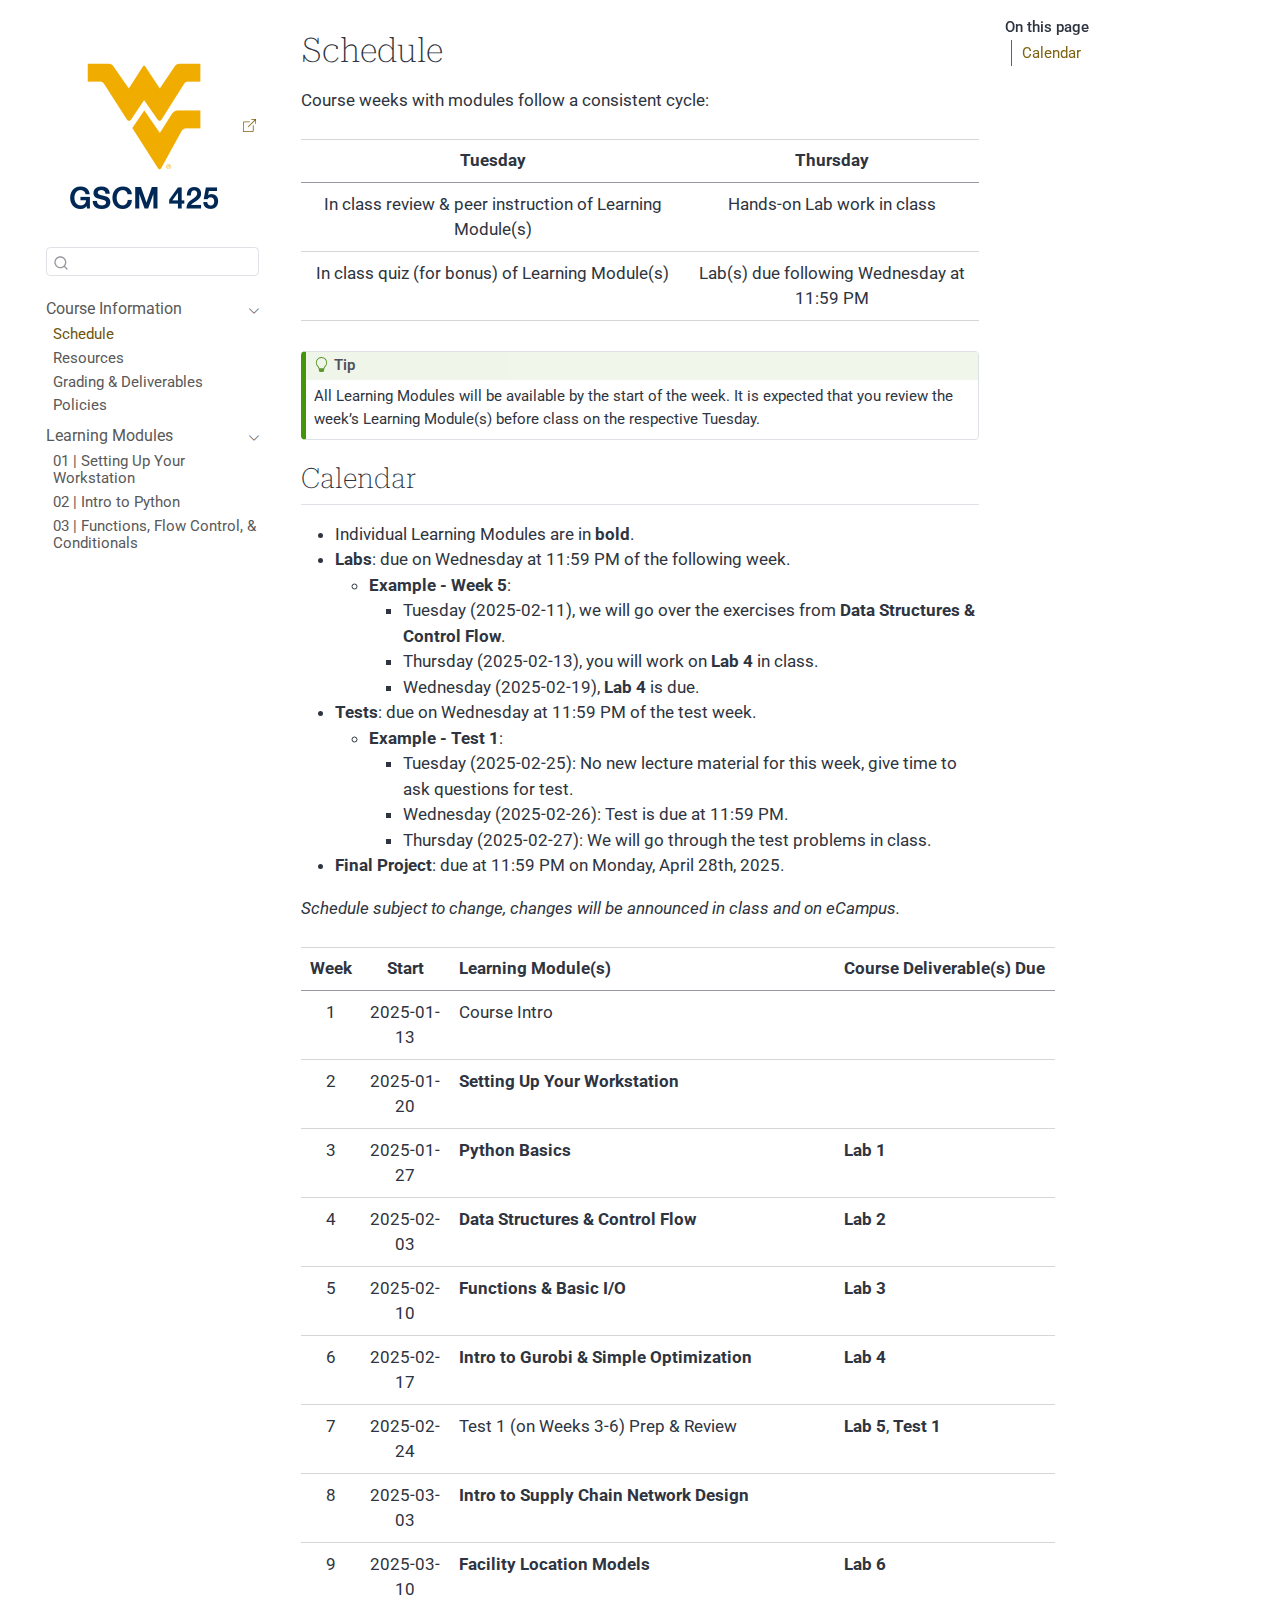
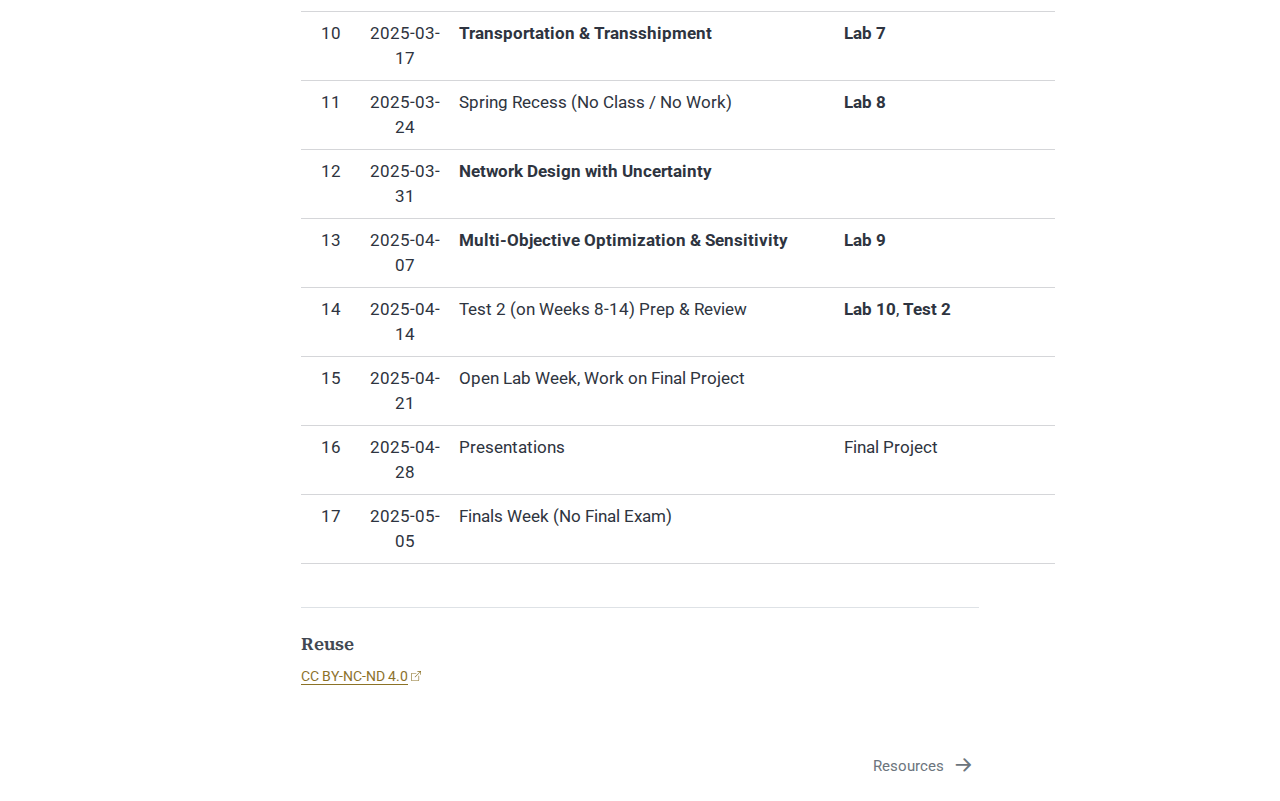
<file: docs/course-information/schedule.html>
<!DOCTYPE html>
<html xmlns="http://www.w3.org/1999/xhtml" lang="en" xml:lang="en"><head>

<meta charset="utf-8">
<meta name="generator" content="quarto-1.6.40">

<meta name="viewport" content="width=device-width, initial-scale=1.0, user-scalable=yes">


<title>Schedule – GSCM 425: Supply
Chain Network Design</title>
<style>
code{white-space: pre-wrap;}
span.smallcaps{font-variant: small-caps;}
div.columns{display: flex; gap: min(4vw, 1.5em);}
div.column{flex: auto; overflow-x: auto;}
div.hanging-indent{margin-left: 1.5em; text-indent: -1.5em;}
ul.task-list{list-style: none;}
ul.task-list li input[type="checkbox"] {
  width: 0.8em;
  margin: 0 0.8em 0.2em -1em; /* quarto-specific, see https://github.com/quarto-dev/quarto-cli/issues/4556 */ 
  vertical-align: middle;
}
</style>


<script src="../site_libs/quarto-nav/quarto-nav.js"></script>
<script src="../site_libs/quarto-nav/headroom.min.js"></script>
<script src="../site_libs/clipboard/clipboard.min.js"></script>
<script src="../site_libs/quarto-search/autocomplete.umd.js"></script>
<script src="../site_libs/quarto-search/fuse.min.js"></script>
<script src="../site_libs/quarto-search/quarto-search.js"></script>
<meta name="quarto:offset" content="../">
<link href="../course-information/resources.html" rel="next">
<link href="../images/flying-wv-gold.png" rel="icon" type="image/png">
<script src="../site_libs/quarto-html/quarto.js"></script>
<script src="../site_libs/quarto-html/popper.min.js"></script>
<script src="../site_libs/quarto-html/tippy.umd.min.js"></script>
<script src="../site_libs/quarto-html/anchor.min.js"></script>
<link href="../site_libs/quarto-html/tippy.css" rel="stylesheet">
<link href="../site_libs/quarto-html/quarto-syntax-highlighting-fdd8e41e452522482f81c6f67b0e9110.css" rel="stylesheet" id="quarto-text-highlighting-styles">
<script src="../site_libs/bootstrap/bootstrap.min.js"></script>
<link href="../site_libs/bootstrap/bootstrap-icons.css" rel="stylesheet">
<link href="../site_libs/bootstrap/bootstrap-7a1606e66d82e84606b9c82b411ee8d3.min.css" rel="stylesheet" append-hash="true" id="quarto-bootstrap" data-mode="light">
<script id="quarto-search-options" type="application/json">{
  "location": "sidebar",
  "copy-button": false,
  "collapse-after": 3,
  "panel-placement": "start",
  "type": "textbox",
  "limit": 50,
  "keyboard-shortcut": [
    "f",
    "/",
    "s"
  ],
  "show-item-context": false,
  "language": {
    "search-no-results-text": "No results",
    "search-matching-documents-text": "matching documents",
    "search-copy-link-title": "Copy link to search",
    "search-hide-matches-text": "Hide additional matches",
    "search-more-match-text": "more match in this document",
    "search-more-matches-text": "more matches in this document",
    "search-clear-button-title": "Clear",
    "search-text-placeholder": "",
    "search-detached-cancel-button-title": "Cancel",
    "search-submit-button-title": "Submit",
    "search-label": "Search"
  }
}</script>
<style>html{ scroll-behavior: smooth; }</style>


<link rel="stylesheet" href="../styles.css">
</head>

<body class="nav-sidebar floating">

<div id="quarto-search-results"></div>
  <header id="quarto-header" class="headroom fixed-top">
  <nav class="quarto-secondary-nav">
    <div class="container-fluid d-flex">
      <button type="button" class="quarto-btn-toggle btn" data-bs-toggle="collapse" role="button" data-bs-target=".quarto-sidebar-collapse-item" aria-controls="quarto-sidebar" aria-expanded="false" aria-label="Toggle sidebar navigation" onclick="if (window.quartoToggleHeadroom) { window.quartoToggleHeadroom(); }">
        <i class="bi bi-layout-text-sidebar-reverse"></i>
      </button>
        <a class="flex-grow-1 no-decor" role="navigation" data-bs-toggle="collapse" data-bs-target=".quarto-sidebar-collapse-item" aria-controls="quarto-sidebar" aria-expanded="false" aria-label="Toggle sidebar navigation" onclick="if (window.quartoToggleHeadroom) { window.quartoToggleHeadroom(); }">      
          <h1 class="quarto-secondary-nav-title">Schedule</h1>
        </a>     
      <button type="button" class="btn quarto-search-button" aria-label="Search" onclick="window.quartoOpenSearch();">
        <i class="bi bi-search"></i>
      </button>
    </div>
  </nav>
</header>
<!-- content -->
<div id="quarto-content" class="quarto-container page-columns page-rows-contents page-layout-article">
<!-- sidebar -->
  <nav id="quarto-sidebar" class="sidebar collapse collapse-horizontal quarto-sidebar-collapse-item sidebar-navigation floating overflow-auto">
    <div class="pt-lg-2 mt-2 text-left sidebar-header">
      <a href="../index.html" class="sidebar-logo-link">
      <img src="../images/logo-gscm-425.png" alt="" class="sidebar-logo py-0 d-lg-inline d-none">
      </a>
      </div>
        <div class="mt-2 flex-shrink-0 align-items-center">
        <div class="sidebar-search">
        <div id="quarto-search" class="" title="Search"></div>
        </div>
        </div>
    <div class="sidebar-menu-container"> 
    <ul class="list-unstyled mt-1">
        <li class="sidebar-item sidebar-item-section">
      <div class="sidebar-item-container"> 
            <a class="sidebar-item-text sidebar-link text-start" data-bs-toggle="collapse" data-bs-target="#quarto-sidebar-section-1" role="navigation" aria-expanded="true">
 <span class="menu-text">Course
Information</span></a>
          <a class="sidebar-item-toggle text-start" data-bs-toggle="collapse" data-bs-target="#quarto-sidebar-section-1" role="navigation" aria-expanded="true" aria-label="Toggle section">
            <i class="bi bi-chevron-right ms-2"></i>
          </a> 
      </div>
      <ul id="quarto-sidebar-section-1" class="collapse list-unstyled sidebar-section depth1 show">  
          <li class="sidebar-item">
  <div class="sidebar-item-container"> 
  <a href="../course-information/schedule.html" class="sidebar-item-text sidebar-link active">
 <span class="menu-text">Schedule</span></a>
  </div>
</li>
          <li class="sidebar-item">
  <div class="sidebar-item-container"> 
  <a href="../course-information/resources.html" class="sidebar-item-text sidebar-link">
 <span class="menu-text">Resources</span></a>
  </div>
</li>
          <li class="sidebar-item">
  <div class="sidebar-item-container"> 
  <a href="../course-information/grading-and-deliverables.html" class="sidebar-item-text sidebar-link">
 <span class="menu-text">Grading &amp; Deliverables</span></a>
  </div>
</li>
          <li class="sidebar-item">
  <div class="sidebar-item-container"> 
  <a href="../course-information/policies.html" class="sidebar-item-text sidebar-link">
 <span class="menu-text">Policies</span></a>
  </div>
</li>
      </ul>
  </li>
        <li class="sidebar-item sidebar-item-section">
      <div class="sidebar-item-container"> 
            <a class="sidebar-item-text sidebar-link text-start" data-bs-toggle="collapse" data-bs-target="#quarto-sidebar-section-2" role="navigation" aria-expanded="true">
 <span class="menu-text">Learning
Modules</span></a>
          <a class="sidebar-item-toggle text-start" data-bs-toggle="collapse" data-bs-target="#quarto-sidebar-section-2" role="navigation" aria-expanded="true" aria-label="Toggle section">
            <i class="bi bi-chevron-right ms-2"></i>
          </a> 
      </div>
      <ul id="quarto-sidebar-section-2" class="collapse list-unstyled sidebar-section depth1 show">  
          <li class="sidebar-item">
  <div class="sidebar-item-container"> 
  <a href="../learning-modules/01-setting-up-your-workstation.html" class="sidebar-item-text sidebar-link">
 <span class="menu-text">01
| Setting Up Your Workstation</span></a>
  </div>
</li>
          <li class="sidebar-item">
  <div class="sidebar-item-container"> 
  <a href="../learning-modules/02-intro-to-python.html" class="sidebar-item-text sidebar-link">
 <span class="menu-text">02
| Intro to Python</span></a>
  </div>
</li>
          <li class="sidebar-item">
  <div class="sidebar-item-container"> 
  <a href="../learning-modules/03-functions-flow-control-and-conditionals.html" class="sidebar-item-text sidebar-link">
 <span class="menu-text">03 | Functions, Flow Control, &amp; Conditionals</span></a>
  </div>
</li>
      </ul>
  </li>
    </ul>
    </div>
</nav>
<div id="quarto-sidebar-glass" class="quarto-sidebar-collapse-item" data-bs-toggle="collapse" data-bs-target=".quarto-sidebar-collapse-item"></div>
<!-- margin-sidebar -->
    <div id="quarto-margin-sidebar" class="sidebar margin-sidebar">
        <nav id="TOC" role="doc-toc" class="toc-active" data-toc-expanded="99">
    <h2 id="toc-title">On this page</h2>
   
  <ul>
  <li><a href="#calendar" id="toc-calendar" class="nav-link active" data-scroll-target="#calendar">Calendar</a></li>
  </ul>
</nav>
    </div>
<!-- main -->
<main class="content page-columns page-full" id="quarto-document-content">

<header id="title-block-header" class="quarto-title-block default">
<div class="quarto-title">
<h1 class="title d-none d-lg-block">Schedule</h1>
</div>



<div class="quarto-title-meta">

    
  
    
  </div>
  


</header>


<p>Course weeks with modules follow a consistent cycle:</p>
<table class="caption-top table">
<colgroup>
<col style="width: 56%">
<col style="width: 43%">
</colgroup>
<thead>
<tr class="header">
<th style="text-align: center;">Tuesday</th>
<th style="text-align: center;">Thursday</th>
</tr>
</thead>
<tbody>
<tr class="odd">
<td style="text-align: center;">In class review &amp; peer instruction
of Learning Module(s)</td>
<td style="text-align: center;">Hands-on Lab work in class</td>
</tr>
<tr class="even">
<td style="text-align: center;">In class quiz (for bonus) of Learning
Module(s)</td>
<td style="text-align: center;">Lab(s) due following Wednesday at 11:59
PM</td>
</tr>
</tbody>
</table>
<div class="callout callout-style-default callout-tip callout-titled">
<div class="callout-header d-flex align-content-center">
<div class="callout-icon-container">
<i class="callout-icon"></i>
</div>
<div class="callout-title-container flex-fill">
Tip
</div>
</div>
<div class="callout-body-container callout-body">
<p>All Learning Modules will be available by the start of the week. It
is expected that you review the week’s Learning Module(s) before class
on the respective Tuesday.</p>
</div>
</div>
<section id="calendar" class="level2 page-columns page-full">
<h2 class="anchored" data-anchor-id="calendar">Calendar</h2>
<ul>
<li>Individual Learning Modules are in <strong>bold</strong>.</li>
<li><strong>Labs</strong>: due on Wednesday at 11:59 PM of the following
week.
<ul>
<li><strong>Example - Week 5</strong>:
<ul>
<li>Tuesday (2025-02-11), we will go over the exercises from
<strong>Data Structures &amp; Control Flow</strong>.</li>
<li>Thursday (2025-02-13), you will work on <strong>Lab 4</strong> in
class.</li>
<li>Wednesday (2025-02-19), <strong>Lab 4</strong> is due.</li>
</ul></li>
</ul></li>
<li><strong>Tests</strong>: due on Wednesday at 11:59 PM of the test
week.
<ul>
<li><strong>Example - Test 1</strong>:
<ul>
<li>Tuesday (2025-02-25): No new lecture material for this week, give
time to ask questions for test.</li>
<li>Wednesday (2025-02-26): Test is due at 11:59 PM.</li>
<li>Thursday (2025-02-27): We will go through the test problems in
class.</li>
</ul></li>
</ul></li>
<li><strong>Final Project</strong>: due at 11:59 PM on Monday, April
28th, 2025.</li>
</ul>
<p><em>Schedule subject to change, changes will be announced in class
and on eCampus.</em></p>
<div class="column-body-outset-right">
<table class="caption-top table">
<colgroup>
<col style="width: 6%">
<col style="width: 12%">
<col style="width: 51%">
<col style="width: 29%">
</colgroup>
<thead>
<tr class="header">
<th style="text-align: center;">Week</th>
<th style="text-align: center;">Start</th>
<th>Learning Module(s)</th>
<th>Course Deliverable(s) Due</th>
</tr>
</thead>
<tbody>
<tr class="odd">
<td style="text-align: center;">1</td>
<td style="text-align: center;">2025-01-13</td>
<td>Course Intro</td>
<td></td>
</tr>
<tr class="even">
<td style="text-align: center;">2</td>
<td style="text-align: center;">2025-01-20</td>
<td><strong>Setting Up Your Workstation</strong></td>
<td></td>
</tr>
<tr class="odd">
<td style="text-align: center;">3</td>
<td style="text-align: center;">2025-01-27</td>
<td><strong>Python Basics</strong></td>
<td><strong>Lab 1</strong></td>
</tr>
<tr class="even">
<td style="text-align: center;">4</td>
<td style="text-align: center;">2025-02-03</td>
<td><strong>Data Structures &amp; Control Flow</strong></td>
<td><strong>Lab 2</strong></td>
</tr>
<tr class="odd">
<td style="text-align: center;">5</td>
<td style="text-align: center;">2025-02-10</td>
<td><strong>Functions &amp; Basic I/O</strong></td>
<td><strong>Lab 3</strong></td>
</tr>
<tr class="even">
<td style="text-align: center;">6</td>
<td style="text-align: center;">2025-02-17</td>
<td><strong>Intro to Gurobi &amp; Simple Optimization</strong></td>
<td><strong>Lab 4</strong></td>
</tr>
<tr class="odd">
<td style="text-align: center;">7</td>
<td style="text-align: center;">2025-02-24</td>
<td>Test 1 (on Weeks 3-6) Prep &amp; Review</td>
<td><strong>Lab 5</strong>, <strong>Test 1</strong></td>
</tr>
<tr class="even">
<td style="text-align: center;">8</td>
<td style="text-align: center;">2025-03-03</td>
<td><strong>Intro to Supply Chain Network Design</strong></td>
<td></td>
</tr>
<tr class="odd">
<td style="text-align: center;">9</td>
<td style="text-align: center;">2025-03-10</td>
<td><strong>Facility Location Models</strong></td>
<td><strong>Lab 6</strong></td>
</tr>
<tr class="even">
<td style="text-align: center;">10</td>
<td style="text-align: center;">2025-03-17</td>
<td><strong>Transportation &amp; Transshipment</strong></td>
<td><strong>Lab 7</strong></td>
</tr>
<tr class="odd">
<td style="text-align: center;">11</td>
<td style="text-align: center;">2025-03-24</td>
<td>Spring Recess (No Class / No Work)</td>
<td><strong>Lab 8</strong></td>
</tr>
<tr class="even">
<td style="text-align: center;">12</td>
<td style="text-align: center;">2025-03-31</td>
<td><strong>Network Design with Uncertainty</strong></td>
<td></td>
</tr>
<tr class="odd">
<td style="text-align: center;">13</td>
<td style="text-align: center;">2025-04-07</td>
<td><strong>Multi-Objective Optimization &amp; Sensitivity</strong></td>
<td><strong>Lab 9</strong></td>
</tr>
<tr class="even">
<td style="text-align: center;">14</td>
<td style="text-align: center;">2025-04-14</td>
<td>Test 2 (on Weeks 8-14) Prep &amp; Review</td>
<td><strong>Lab 10</strong>, <strong>Test 2</strong></td>
</tr>
<tr class="odd">
<td style="text-align: center;">15</td>
<td style="text-align: center;">2025-04-21</td>
<td>Open Lab Week, Work on Final Project</td>
<td></td>
</tr>
<tr class="even">
<td style="text-align: center;">16</td>
<td style="text-align: center;">2025-04-28</td>
<td>Presentations</td>
<td>Final Project</td>
</tr>
<tr class="odd">
<td style="text-align: center;">17</td>
<td style="text-align: center;">2025-05-05</td>
<td>Finals Week (No Final Exam)</td>
<td></td>
</tr>
</tbody>
</table>
</div>


</section>

<a onclick="window.scrollTo(0, 0); return false;" role="button" id="quarto-back-to-top"><i class="bi bi-arrow-up"></i> Back to top</a><div id="quarto-appendix" class="default"><section class="quarto-appendix-contents" id="quarto-reuse"><h2 class="anchored quarto-appendix-heading">Reuse</h2><div class="quarto-appendix-contents"><div><a rel="license" href="https://creativecommons.org/licenses/by-nc-nd/4.0/">CC BY-NC-ND 4.0</a></div></div></section></div></main> <!-- /main -->
<script id="quarto-html-after-body" type="application/javascript">
window.document.addEventListener("DOMContentLoaded", function (event) {
  const toggleBodyColorMode = (bsSheetEl) => {
    const mode = bsSheetEl.getAttribute("data-mode");
    const bodyEl = window.document.querySelector("body");
    if (mode === "dark") {
      bodyEl.classList.add("quarto-dark");
      bodyEl.classList.remove("quarto-light");
    } else {
      bodyEl.classList.add("quarto-light");
      bodyEl.classList.remove("quarto-dark");
    }
  }
  const toggleBodyColorPrimary = () => {
    const bsSheetEl = window.document.querySelector("link#quarto-bootstrap");
    if (bsSheetEl) {
      toggleBodyColorMode(bsSheetEl);
    }
  }
  toggleBodyColorPrimary();  
  const icon = "";
  const anchorJS = new window.AnchorJS();
  anchorJS.options = {
    placement: 'right',
    icon: icon
  };
  anchorJS.add('.anchored');
  const isCodeAnnotation = (el) => {
    for (const clz of el.classList) {
      if (clz.startsWith('code-annotation-')) {                     
        return true;
      }
    }
    return false;
  }
  const onCopySuccess = function(e) {
    // button target
    const button = e.trigger;
    // don't keep focus
    button.blur();
    // flash "checked"
    button.classList.add('code-copy-button-checked');
    var currentTitle = button.getAttribute("title");
    button.setAttribute("title", "Copied!");
    let tooltip;
    if (window.bootstrap) {
      button.setAttribute("data-bs-toggle", "tooltip");
      button.setAttribute("data-bs-placement", "left");
      button.setAttribute("data-bs-title", "Copied!");
      tooltip = new bootstrap.Tooltip(button, 
        { trigger: "manual", 
          customClass: "code-copy-button-tooltip",
          offset: [0, -8]});
      tooltip.show();    
    }
    setTimeout(function() {
      if (tooltip) {
        tooltip.hide();
        button.removeAttribute("data-bs-title");
        button.removeAttribute("data-bs-toggle");
        button.removeAttribute("data-bs-placement");
      }
      button.setAttribute("title", currentTitle);
      button.classList.remove('code-copy-button-checked');
    }, 1000);
    // clear code selection
    e.clearSelection();
  }
  const getTextToCopy = function(trigger) {
      const codeEl = trigger.previousElementSibling.cloneNode(true);
      for (const childEl of codeEl.children) {
        if (isCodeAnnotation(childEl)) {
          childEl.remove();
        }
      }
      return codeEl.innerText;
  }
  const clipboard = new window.ClipboardJS('.code-copy-button:not([data-in-quarto-modal])', {
    text: getTextToCopy
  });
  clipboard.on('success', onCopySuccess);
  if (window.document.getElementById('quarto-embedded-source-code-modal')) {
    const clipboardModal = new window.ClipboardJS('.code-copy-button[data-in-quarto-modal]', {
      text: getTextToCopy,
      container: window.document.getElementById('quarto-embedded-source-code-modal')
    });
    clipboardModal.on('success', onCopySuccess);
  }
    var localhostRegex = new RegExp(/^(?:http|https):\/\/localhost\:?[0-9]*\//);
    var mailtoRegex = new RegExp(/^mailto:/);
      var filterRegex = new RegExp("wvu-gscm-425\.github\.io");
    var isInternal = (href) => {
        return filterRegex.test(href) || localhostRegex.test(href) || mailtoRegex.test(href);
    }
    // Inspect non-navigation links and adorn them if external
 	var links = window.document.querySelectorAll('a[href]:not(.nav-link):not(.navbar-brand):not(.toc-action):not(.sidebar-link):not(.sidebar-item-toggle):not(.pagination-link):not(.no-external):not([aria-hidden]):not(.dropdown-item):not(.quarto-navigation-tool):not(.about-link)');
    for (var i=0; i<links.length; i++) {
      const link = links[i];
      if (!isInternal(link.href)) {
        // undo the damage that might have been done by quarto-nav.js in the case of
        // links that we want to consider external
        if (link.dataset.originalHref !== undefined) {
          link.href = link.dataset.originalHref;
        }
          // target, if specified
          link.setAttribute("target", "_blank");
          if (link.getAttribute("rel") === null) {
            link.setAttribute("rel", "noopener");
          }
          // default icon
          link.classList.add("external");
      }
    }
  function tippyHover(el, contentFn, onTriggerFn, onUntriggerFn) {
    const config = {
      allowHTML: true,
      maxWidth: 500,
      delay: 100,
      arrow: false,
      appendTo: function(el) {
          return el.parentElement;
      },
      interactive: true,
      interactiveBorder: 10,
      theme: 'quarto',
      placement: 'bottom-start',
    };
    if (contentFn) {
      config.content = contentFn;
    }
    if (onTriggerFn) {
      config.onTrigger = onTriggerFn;
    }
    if (onUntriggerFn) {
      config.onUntrigger = onUntriggerFn;
    }
    window.tippy(el, config); 
  }
  const noterefs = window.document.querySelectorAll('a[role="doc-noteref"]');
  for (var i=0; i<noterefs.length; i++) {
    const ref = noterefs[i];
    tippyHover(ref, function() {
      // use id or data attribute instead here
      let href = ref.getAttribute('data-footnote-href') || ref.getAttribute('href');
      try { href = new URL(href).hash; } catch {}
      const id = href.replace(/^#\/?/, "");
      const note = window.document.getElementById(id);
      if (note) {
        return note.innerHTML;
      } else {
        return "";
      }
    });
  }
  const xrefs = window.document.querySelectorAll('a.quarto-xref');
  const processXRef = (id, note) => {
    // Strip column container classes
    const stripColumnClz = (el) => {
      el.classList.remove("page-full", "page-columns");
      if (el.children) {
        for (const child of el.children) {
          stripColumnClz(child);
        }
      }
    }
    stripColumnClz(note)
    if (id === null || id.startsWith('sec-')) {
      // Special case sections, only their first couple elements
      const container = document.createElement("div");
      if (note.children && note.children.length > 2) {
        container.appendChild(note.children[0].cloneNode(true));
        for (let i = 1; i < note.children.length; i++) {
          const child = note.children[i];
          if (child.tagName === "P" && child.innerText === "") {
            continue;
          } else {
            container.appendChild(child.cloneNode(true));
            break;
          }
        }
        if (window.Quarto?.typesetMath) {
          window.Quarto.typesetMath(container);
        }
        return container.innerHTML
      } else {
        if (window.Quarto?.typesetMath) {
          window.Quarto.typesetMath(note);
        }
        return note.innerHTML;
      }
    } else {
      // Remove any anchor links if they are present
      const anchorLink = note.querySelector('a.anchorjs-link');
      if (anchorLink) {
        anchorLink.remove();
      }
      if (window.Quarto?.typesetMath) {
        window.Quarto.typesetMath(note);
      }
      if (note.classList.contains("callout")) {
        return note.outerHTML;
      } else {
        return note.innerHTML;
      }
    }
  }
  for (var i=0; i<xrefs.length; i++) {
    const xref = xrefs[i];
    tippyHover(xref, undefined, function(instance) {
      instance.disable();
      let url = xref.getAttribute('href');
      let hash = undefined; 
      if (url.startsWith('#')) {
        hash = url;
      } else {
        try { hash = new URL(url).hash; } catch {}
      }
      if (hash) {
        const id = hash.replace(/^#\/?/, "");
        const note = window.document.getElementById(id);
        if (note !== null) {
          try {
            const html = processXRef(id, note.cloneNode(true));
            instance.setContent(html);
          } finally {
            instance.enable();
            instance.show();
          }
        } else {
          // See if we can fetch this
          fetch(url.split('#')[0])
          .then(res => res.text())
          .then(html => {
            const parser = new DOMParser();
            const htmlDoc = parser.parseFromString(html, "text/html");
            const note = htmlDoc.getElementById(id);
            if (note !== null) {
              const html = processXRef(id, note);
              instance.setContent(html);
            } 
          }).finally(() => {
            instance.enable();
            instance.show();
          });
        }
      } else {
        // See if we can fetch a full url (with no hash to target)
        // This is a special case and we should probably do some content thinning / targeting
        fetch(url)
        .then(res => res.text())
        .then(html => {
          const parser = new DOMParser();
          const htmlDoc = parser.parseFromString(html, "text/html");
          const note = htmlDoc.querySelector('main.content');
          if (note !== null) {
            // This should only happen for chapter cross references
            // (since there is no id in the URL)
            // remove the first header
            if (note.children.length > 0 && note.children[0].tagName === "HEADER") {
              note.children[0].remove();
            }
            const html = processXRef(null, note);
            instance.setContent(html);
          } 
        }).finally(() => {
          instance.enable();
          instance.show();
        });
      }
    }, function(instance) {
    });
  }
      let selectedAnnoteEl;
      const selectorForAnnotation = ( cell, annotation) => {
        let cellAttr = 'data-code-cell="' + cell + '"';
        let lineAttr = 'data-code-annotation="' +  annotation + '"';
        const selector = 'span[' + cellAttr + '][' + lineAttr + ']';
        return selector;
      }
      const selectCodeLines = (annoteEl) => {
        const doc = window.document;
        const targetCell = annoteEl.getAttribute("data-target-cell");
        const targetAnnotation = annoteEl.getAttribute("data-target-annotation");
        const annoteSpan = window.document.querySelector(selectorForAnnotation(targetCell, targetAnnotation));
        const lines = annoteSpan.getAttribute("data-code-lines").split(",");
        const lineIds = lines.map((line) => {
          return targetCell + "-" + line;
        })
        let top = null;
        let height = null;
        let parent = null;
        if (lineIds.length > 0) {
            //compute the position of the single el (top and bottom and make a div)
            const el = window.document.getElementById(lineIds[0]);
            top = el.offsetTop;
            height = el.offsetHeight;
            parent = el.parentElement.parentElement;
          if (lineIds.length > 1) {
            const lastEl = window.document.getElementById(lineIds[lineIds.length - 1]);
            const bottom = lastEl.offsetTop + lastEl.offsetHeight;
            height = bottom - top;
          }
          if (top !== null && height !== null && parent !== null) {
            // cook up a div (if necessary) and position it 
            let div = window.document.getElementById("code-annotation-line-highlight");
            if (div === null) {
              div = window.document.createElement("div");
              div.setAttribute("id", "code-annotation-line-highlight");
              div.style.position = 'absolute';
              parent.appendChild(div);
            }
            div.style.top = top - 2 + "px";
            div.style.height = height + 4 + "px";
            div.style.left = 0;
            let gutterDiv = window.document.getElementById("code-annotation-line-highlight-gutter");
            if (gutterDiv === null) {
              gutterDiv = window.document.createElement("div");
              gutterDiv.setAttribute("id", "code-annotation-line-highlight-gutter");
              gutterDiv.style.position = 'absolute';
              const codeCell = window.document.getElementById(targetCell);
              const gutter = codeCell.querySelector('.code-annotation-gutter');
              gutter.appendChild(gutterDiv);
            }
            gutterDiv.style.top = top - 2 + "px";
            gutterDiv.style.height = height + 4 + "px";
          }
          selectedAnnoteEl = annoteEl;
        }
      };
      const unselectCodeLines = () => {
        const elementsIds = ["code-annotation-line-highlight", "code-annotation-line-highlight-gutter"];
        elementsIds.forEach((elId) => {
          const div = window.document.getElementById(elId);
          if (div) {
            div.remove();
          }
        });
        selectedAnnoteEl = undefined;
      };
        // Handle positioning of the toggle
    window.addEventListener(
      "resize",
      throttle(() => {
        elRect = undefined;
        if (selectedAnnoteEl) {
          selectCodeLines(selectedAnnoteEl);
        }
      }, 10)
    );
    function throttle(fn, ms) {
    let throttle = false;
    let timer;
      return (...args) => {
        if(!throttle) { // first call gets through
            fn.apply(this, args);
            throttle = true;
        } else { // all the others get throttled
            if(timer) clearTimeout(timer); // cancel #2
            timer = setTimeout(() => {
              fn.apply(this, args);
              timer = throttle = false;
            }, ms);
        }
      };
    }
      // Attach click handler to the DT
      const annoteDls = window.document.querySelectorAll('dt[data-target-cell]');
      for (const annoteDlNode of annoteDls) {
        annoteDlNode.addEventListener('click', (event) => {
          const clickedEl = event.target;
          if (clickedEl !== selectedAnnoteEl) {
            unselectCodeLines();
            const activeEl = window.document.querySelector('dt[data-target-cell].code-annotation-active');
            if (activeEl) {
              activeEl.classList.remove('code-annotation-active');
            }
            selectCodeLines(clickedEl);
            clickedEl.classList.add('code-annotation-active');
          } else {
            // Unselect the line
            unselectCodeLines();
            clickedEl.classList.remove('code-annotation-active');
          }
        });
      }
  const findCites = (el) => {
    const parentEl = el.parentElement;
    if (parentEl) {
      const cites = parentEl.dataset.cites;
      if (cites) {
        return {
          el,
          cites: cites.split(' ')
        };
      } else {
        return findCites(el.parentElement)
      }
    } else {
      return undefined;
    }
  };
  var bibliorefs = window.document.querySelectorAll('a[role="doc-biblioref"]');
  for (var i=0; i<bibliorefs.length; i++) {
    const ref = bibliorefs[i];
    const citeInfo = findCites(ref);
    if (citeInfo) {
      tippyHover(citeInfo.el, function() {
        var popup = window.document.createElement('div');
        citeInfo.cites.forEach(function(cite) {
          var citeDiv = window.document.createElement('div');
          citeDiv.classList.add('hanging-indent');
          citeDiv.classList.add('csl-entry');
          var biblioDiv = window.document.getElementById('ref-' + cite);
          if (biblioDiv) {
            citeDiv.innerHTML = biblioDiv.innerHTML;
          }
          popup.appendChild(citeDiv);
        });
        return popup.innerHTML;
      });
    }
  }
});
</script>
<nav class="page-navigation">
  <div class="nav-page nav-page-previous">
  </div>
  <div class="nav-page nav-page-next">
      <a href="../course-information/resources.html" class="pagination-link" aria-label="Resources">
        <span class="nav-page-text">Resources</span> <i class="bi bi-arrow-right-short"></i>
      </a>
  </div>
</nav>
</div> <!-- /content -->




<script src="../site_libs/quarto-html/zenscroll-min.js"></script>
</body></html>
</file>
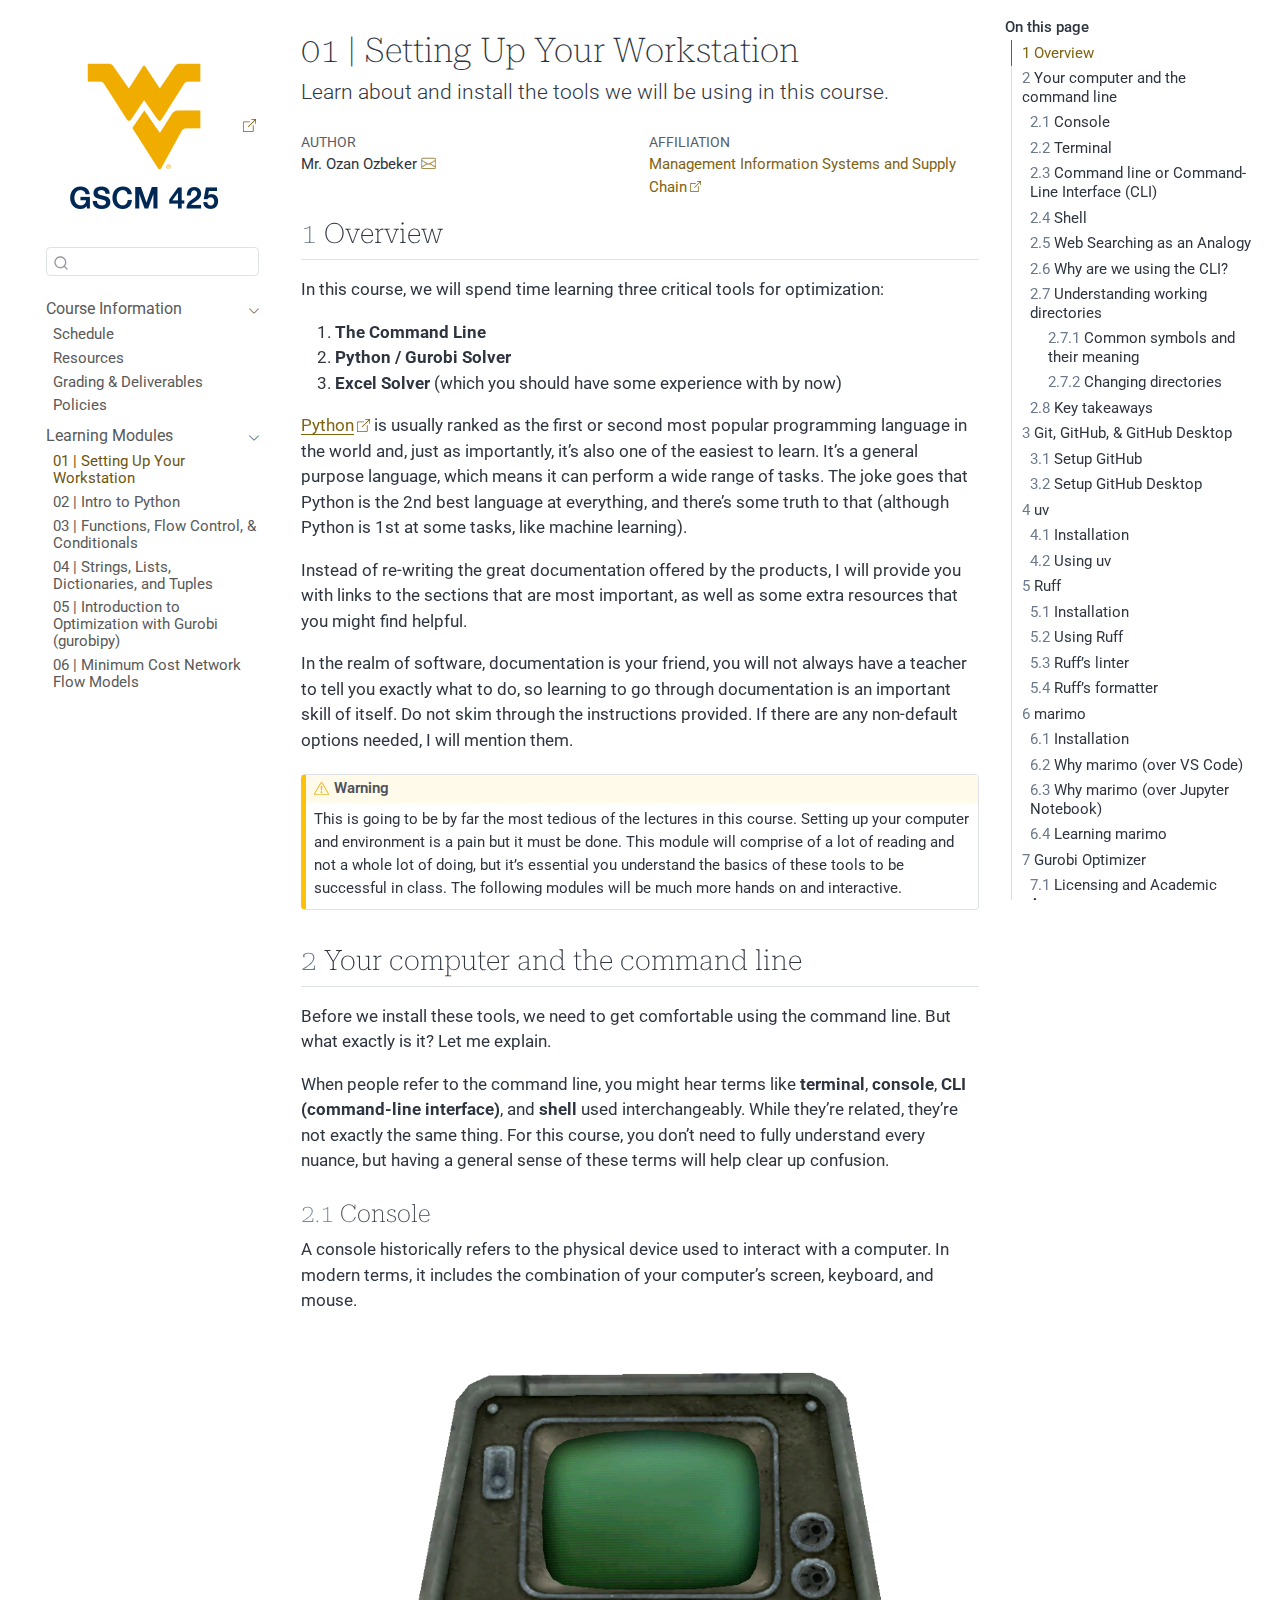
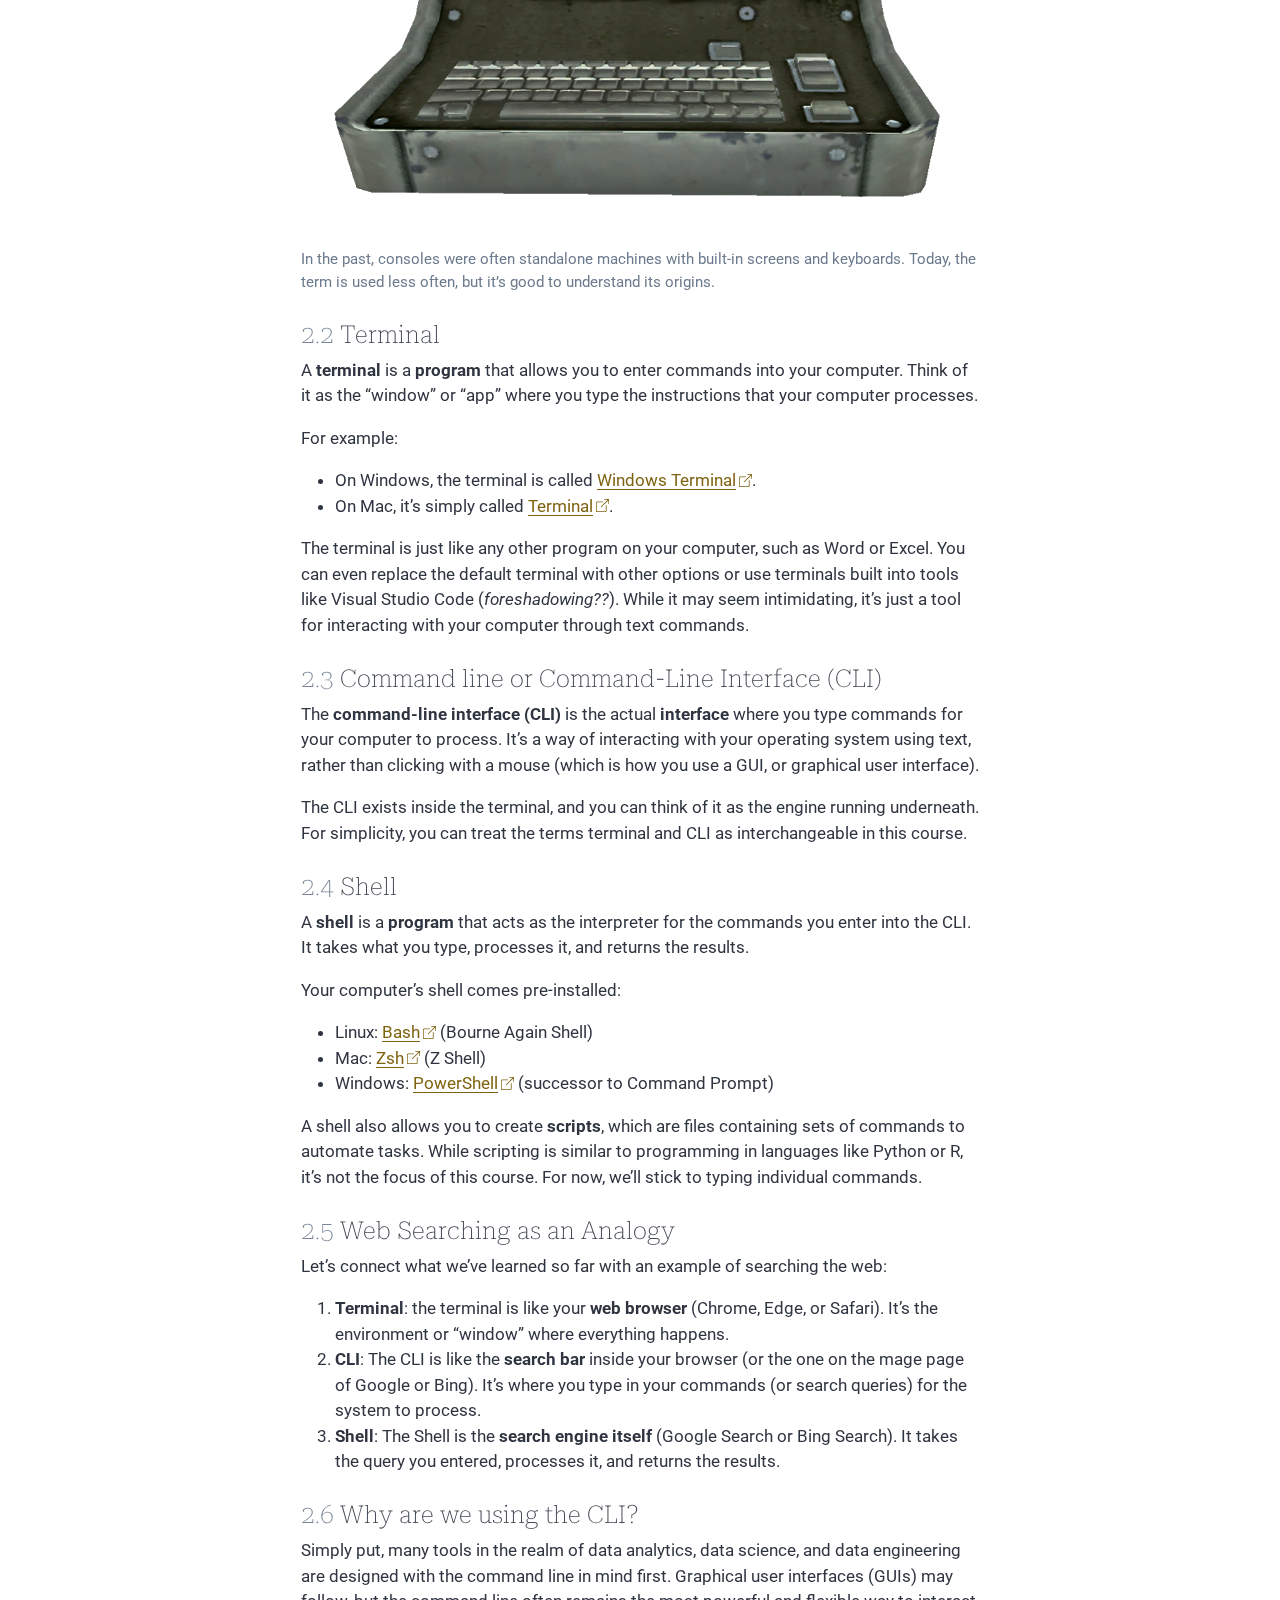
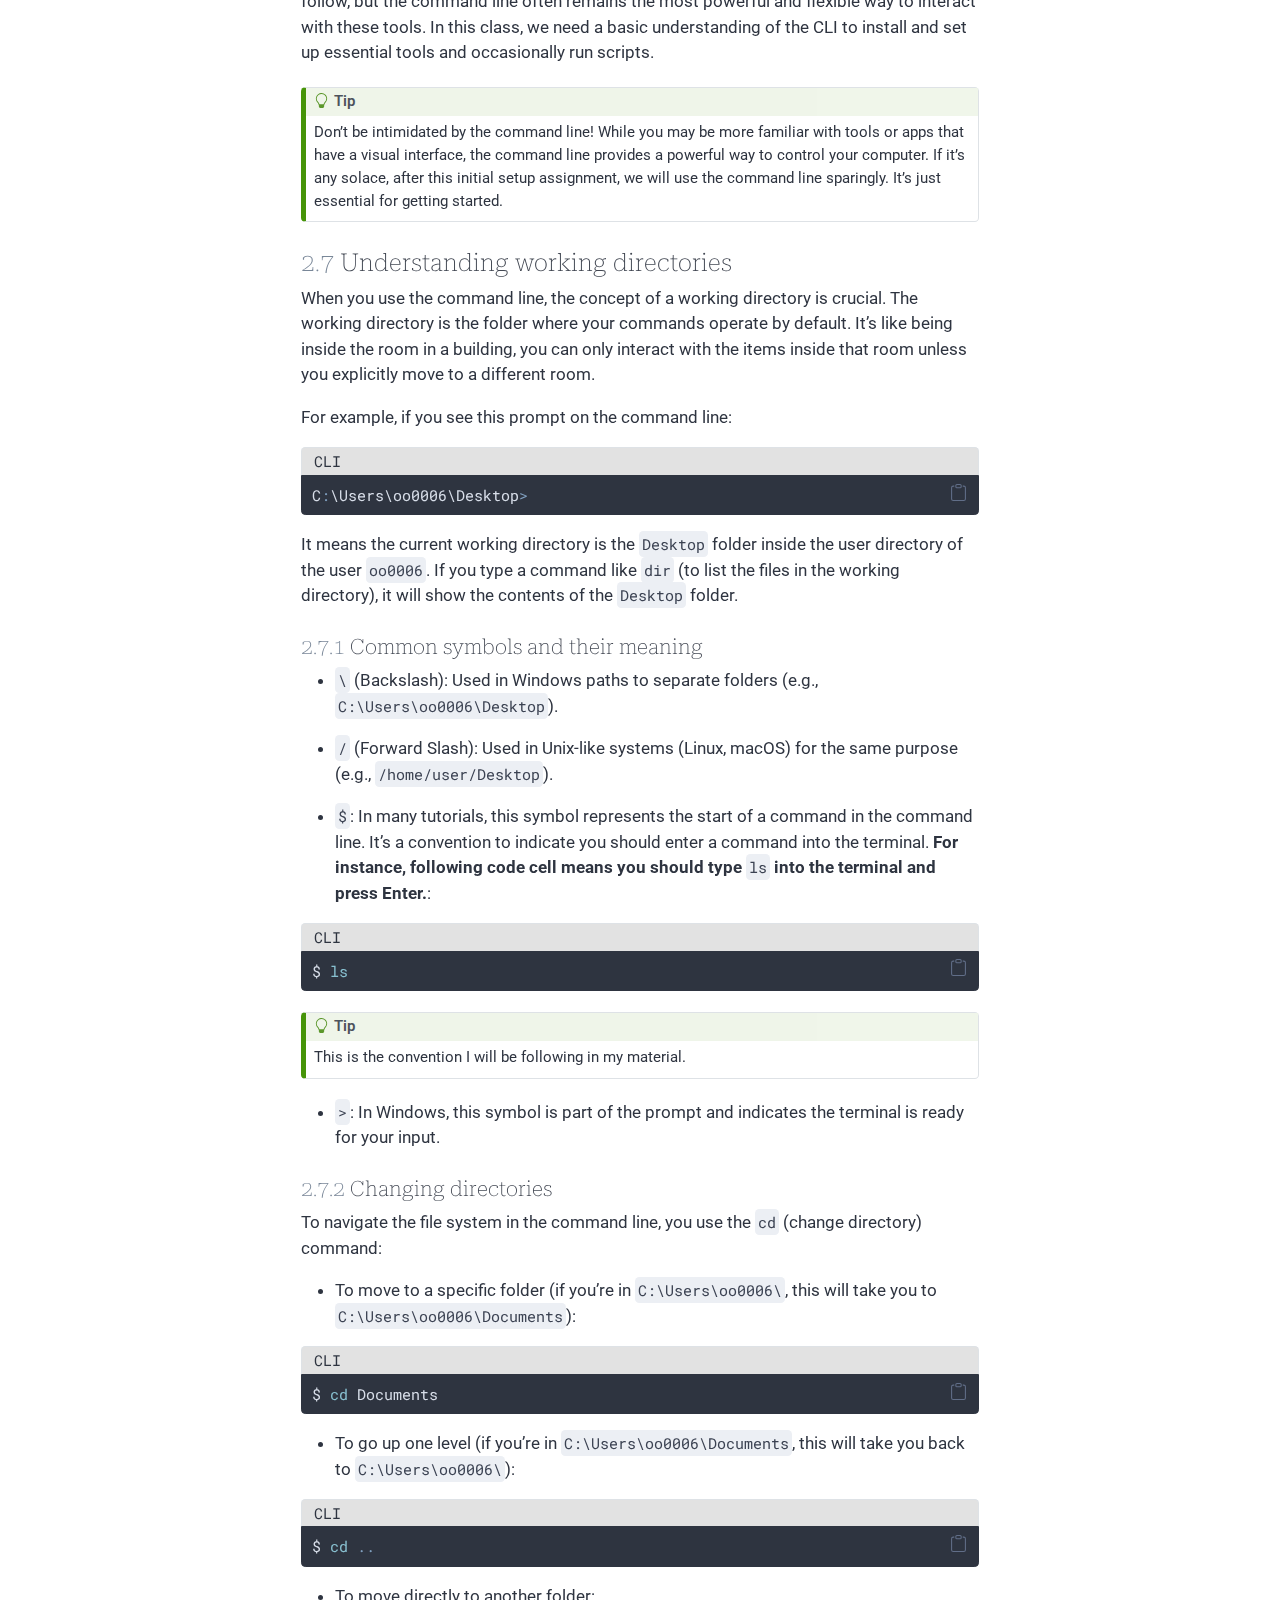
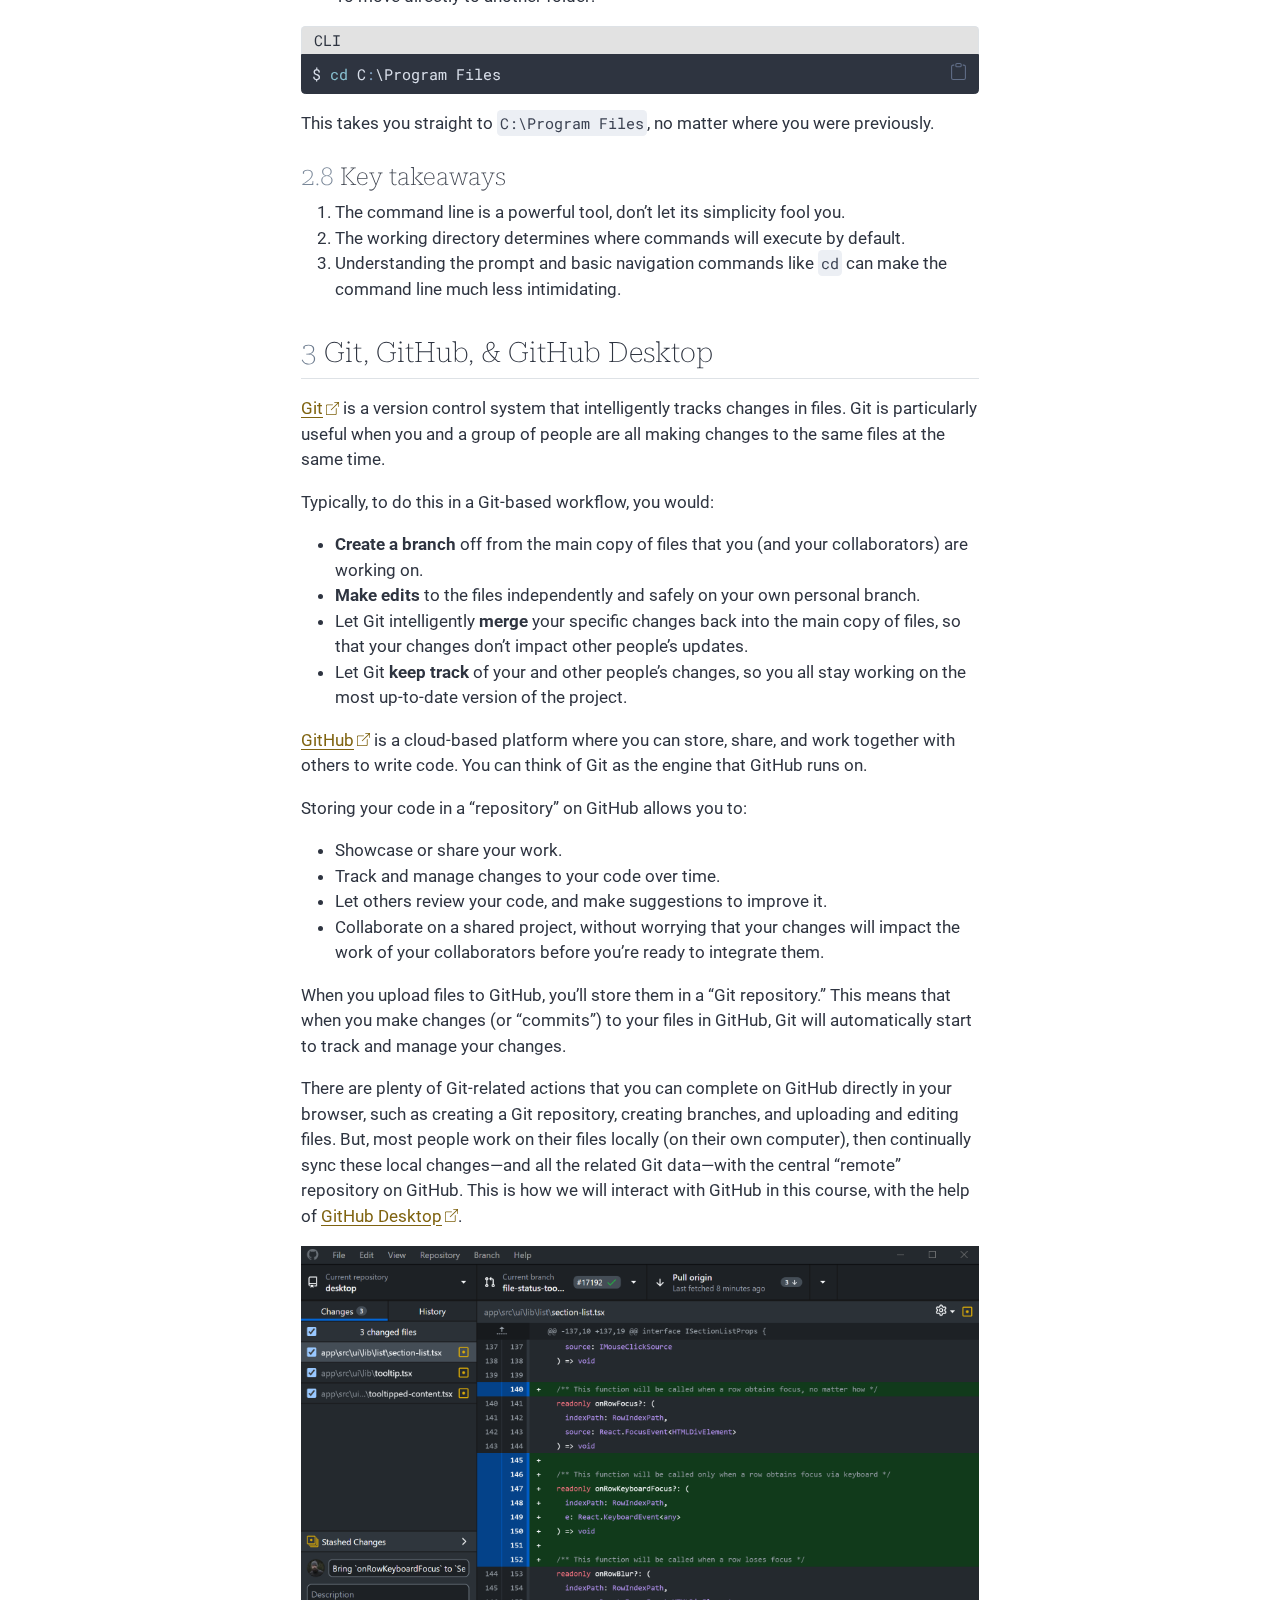
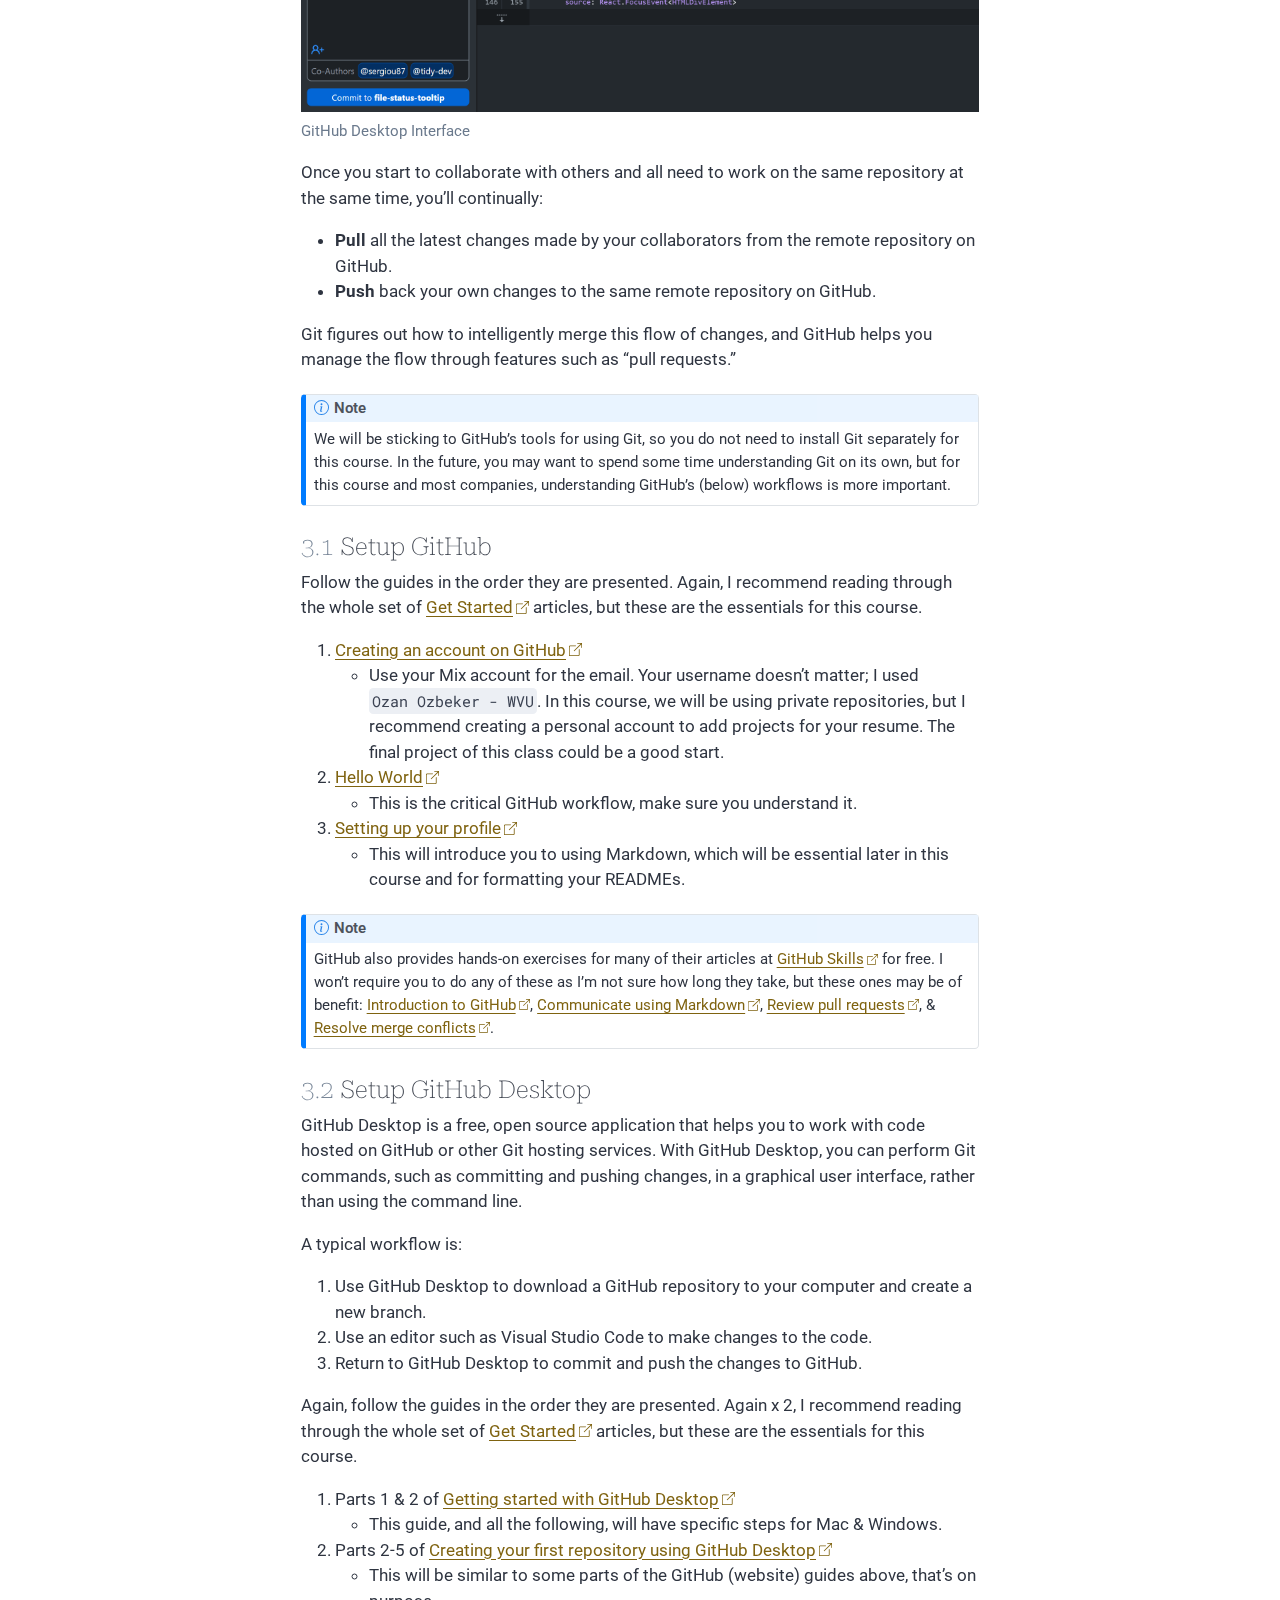
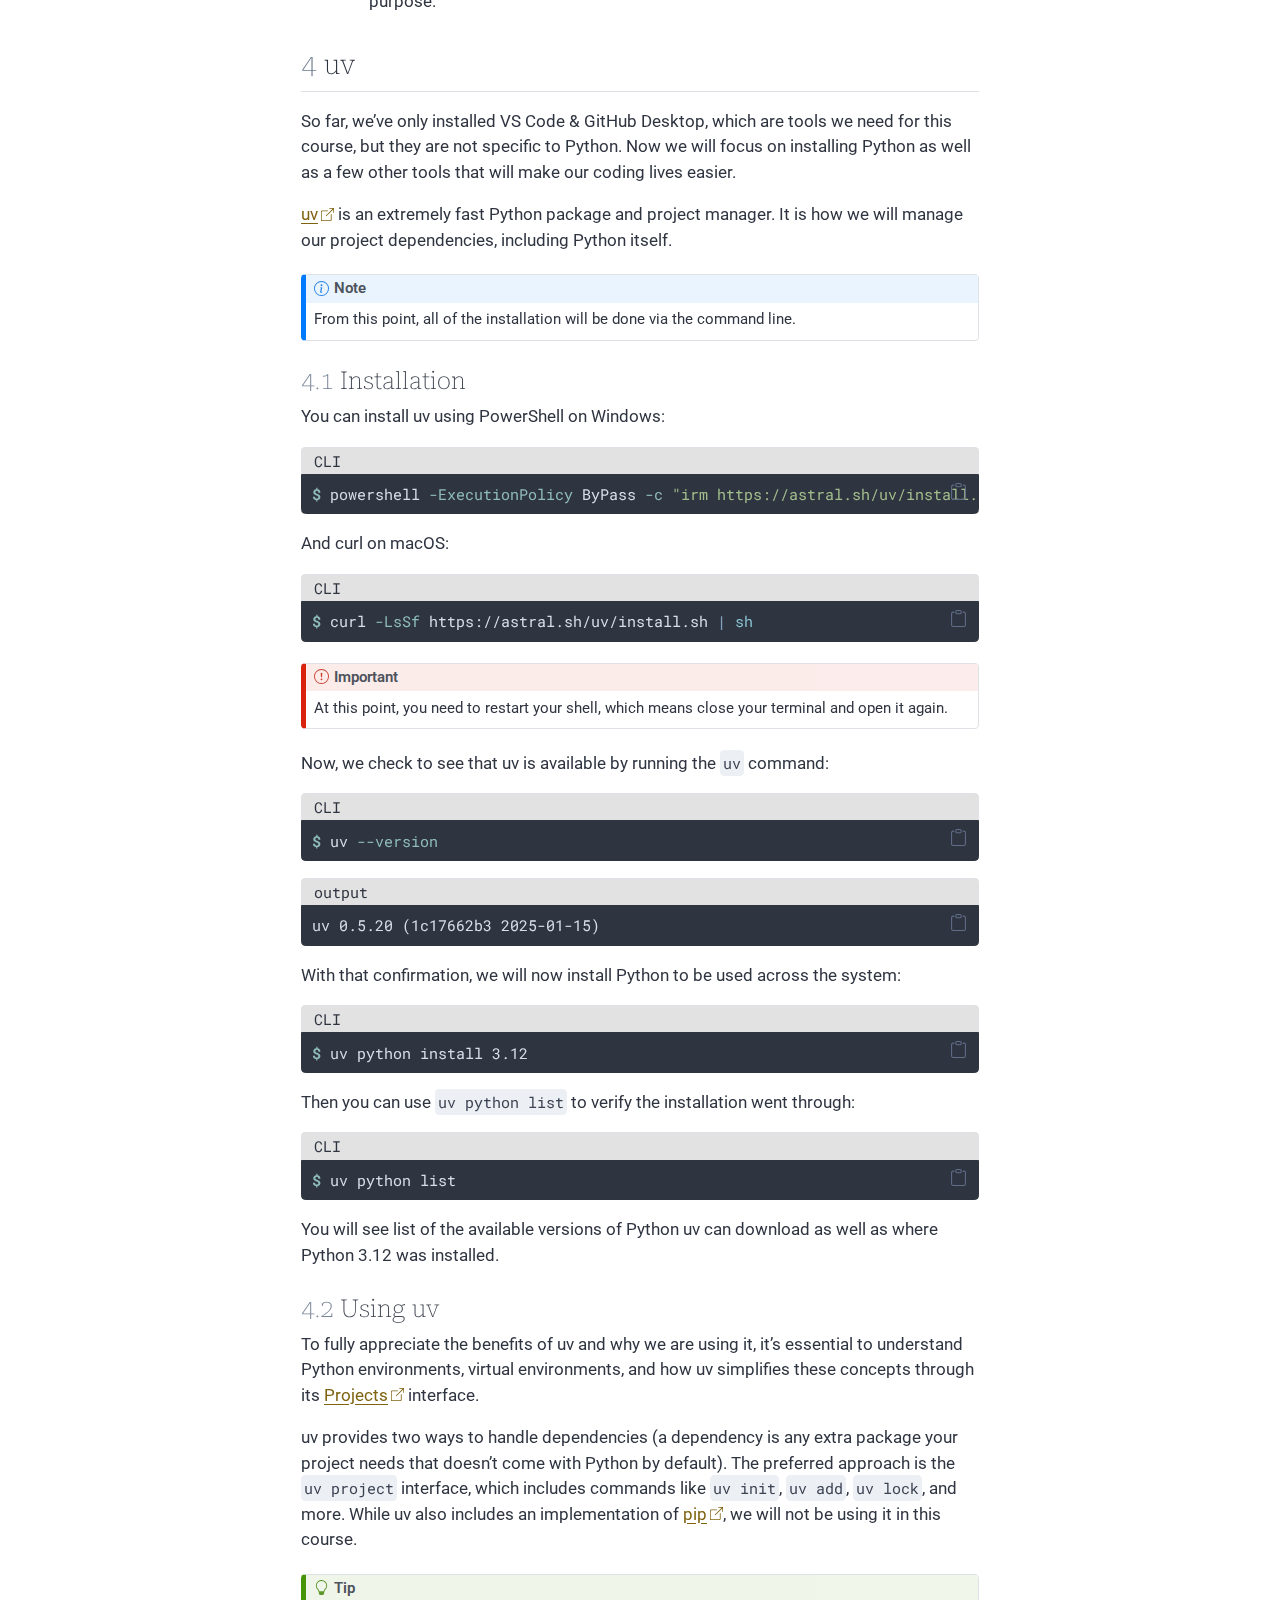
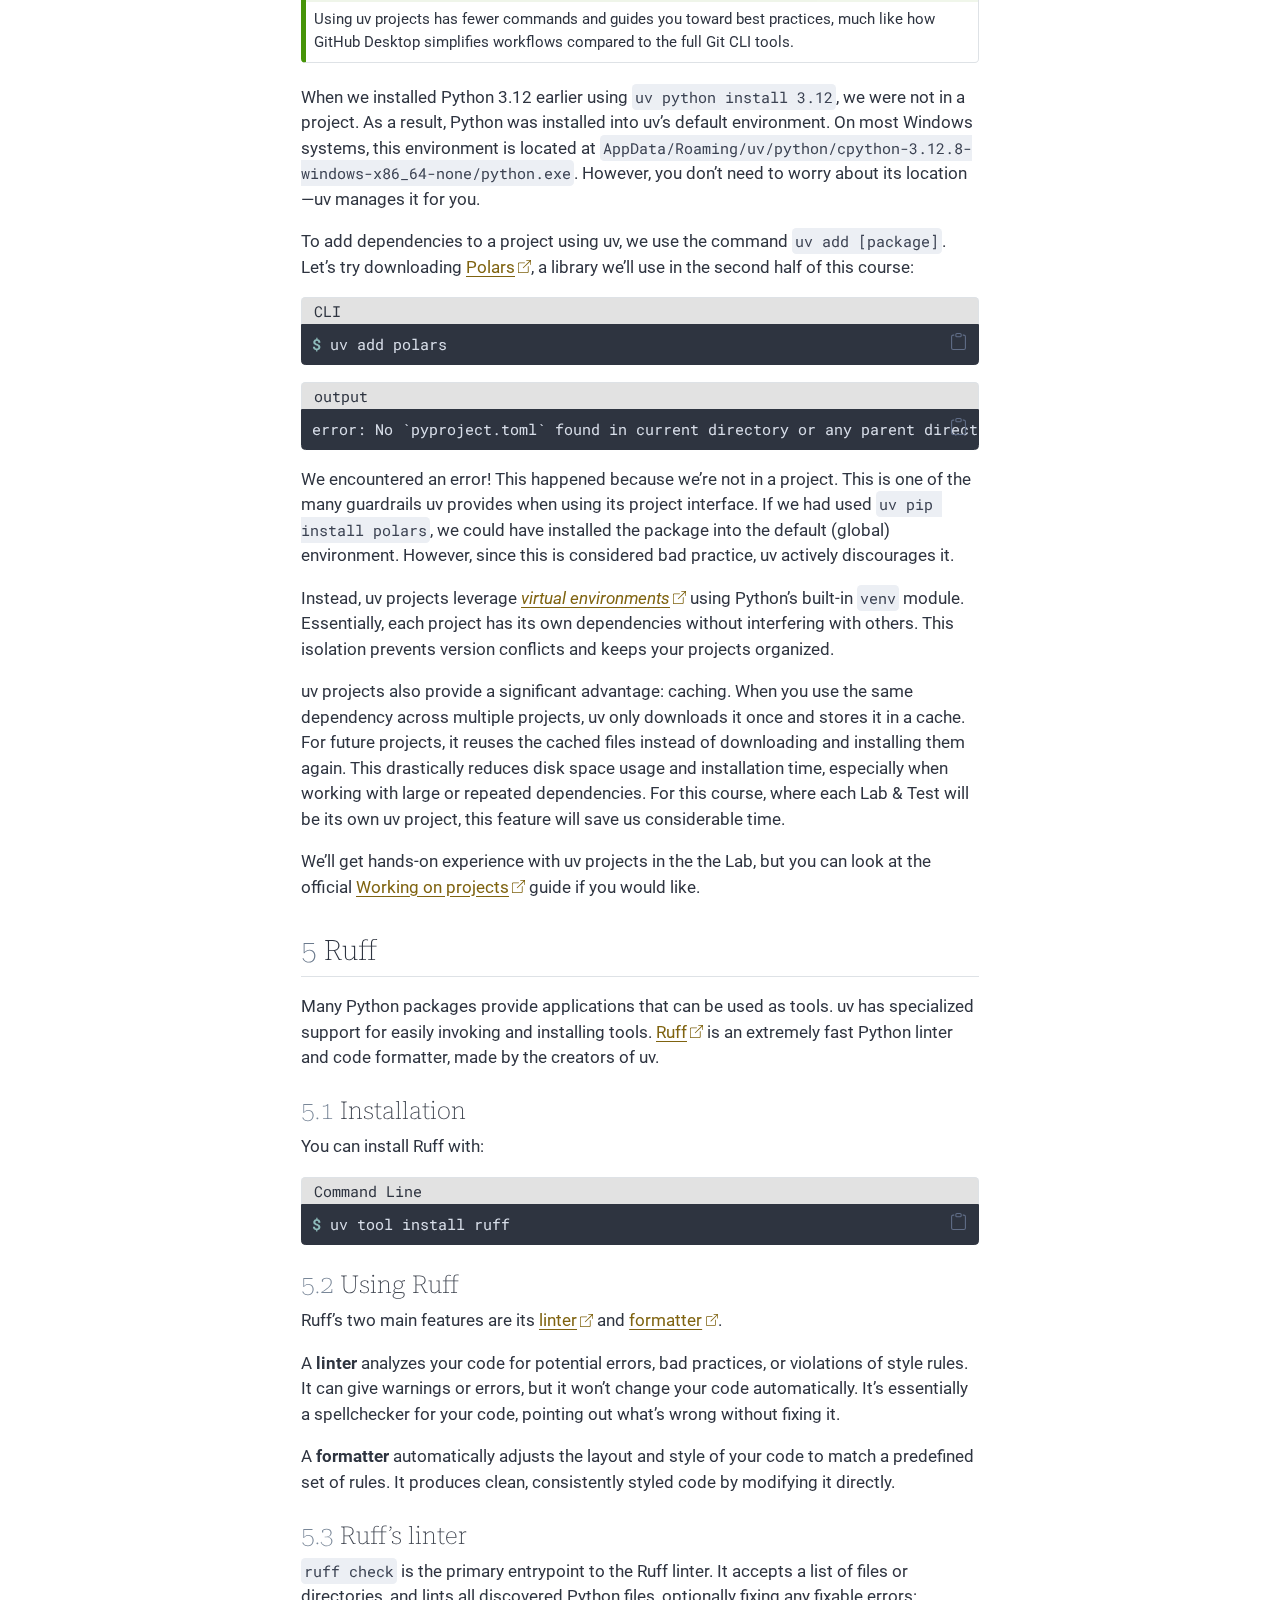
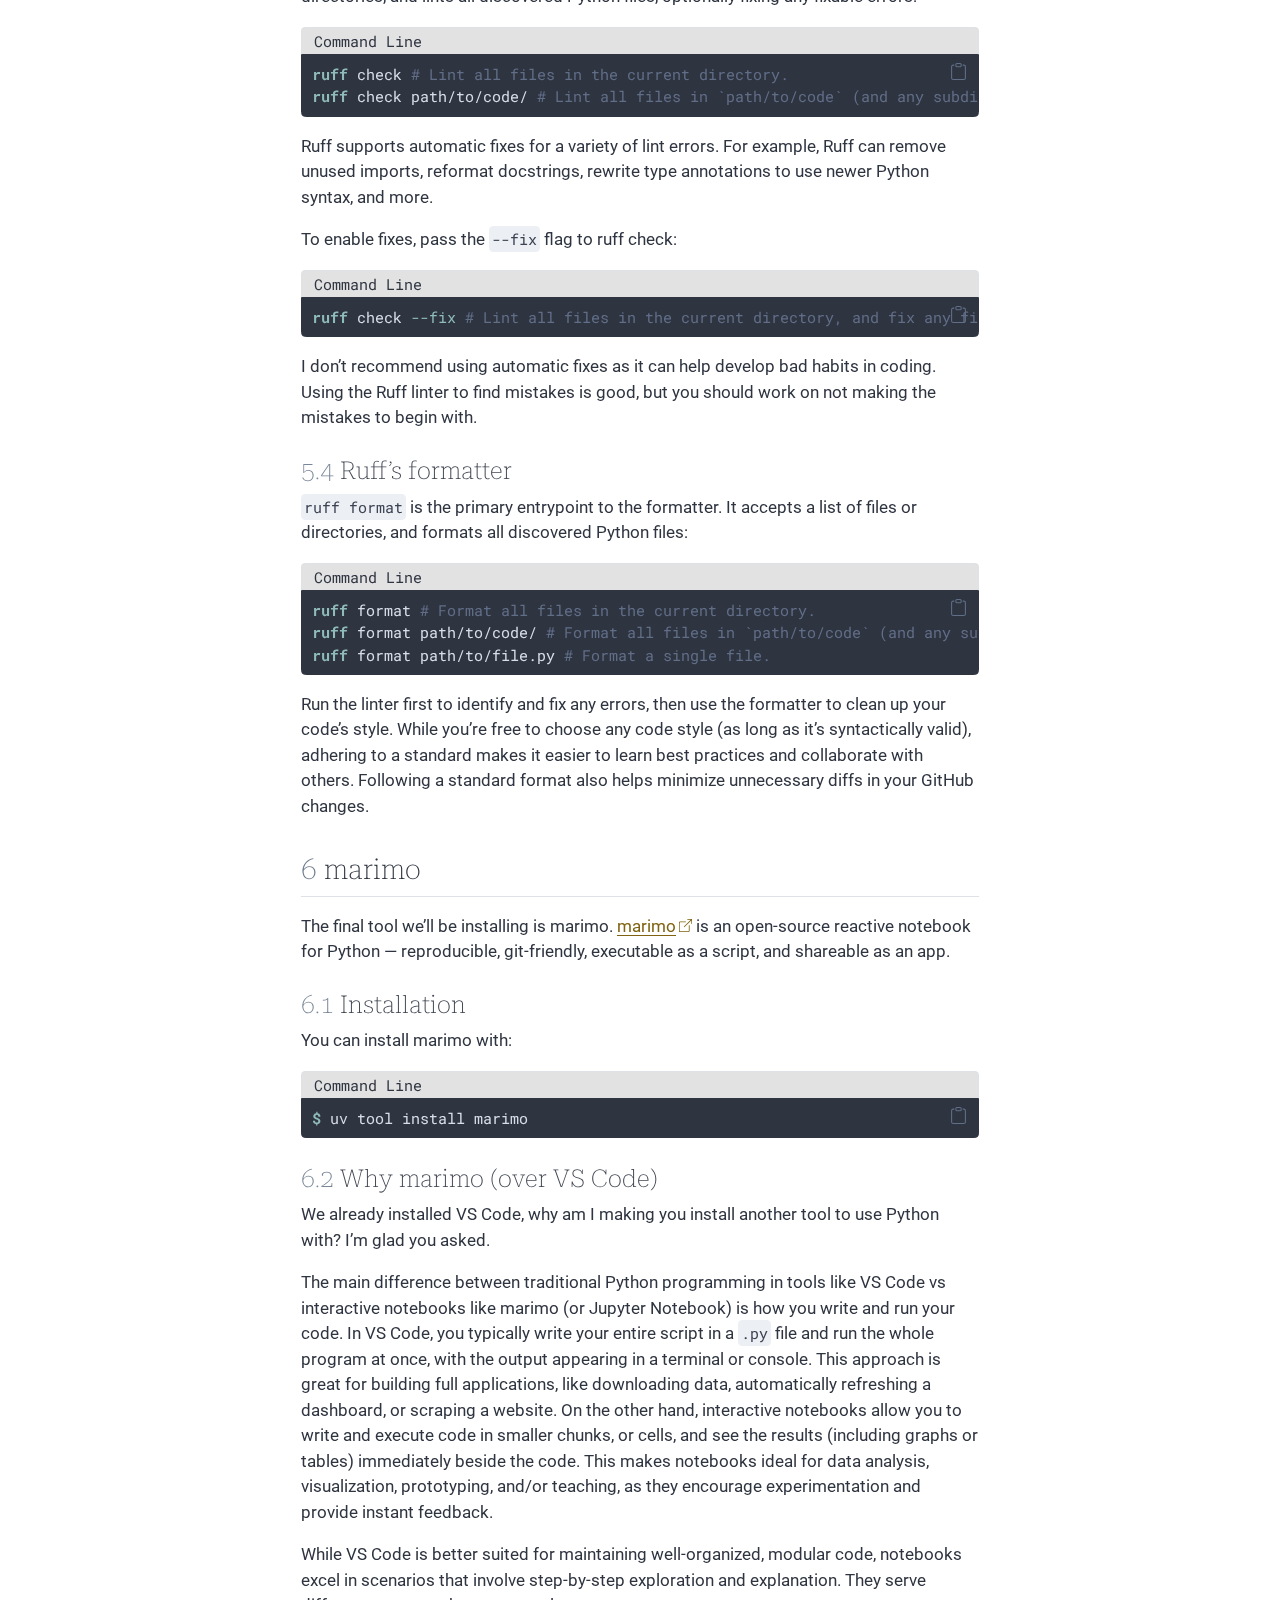
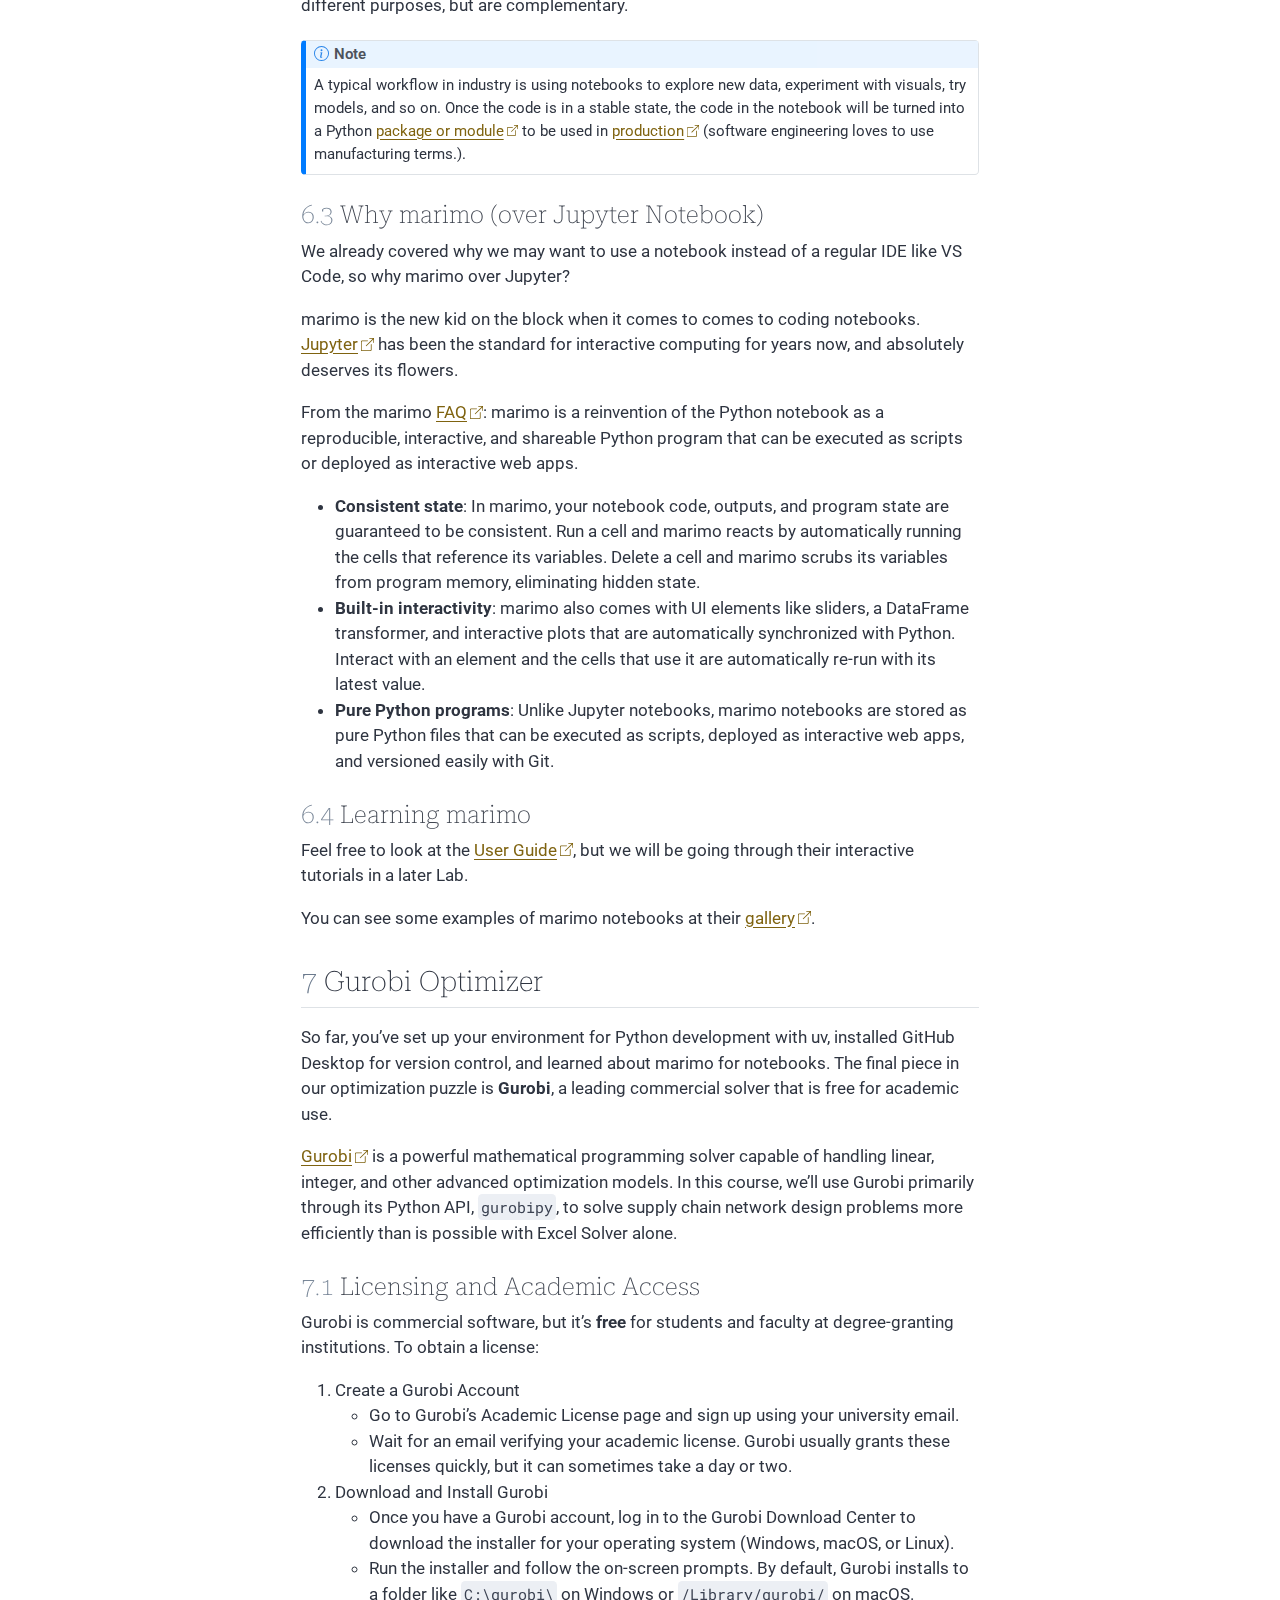
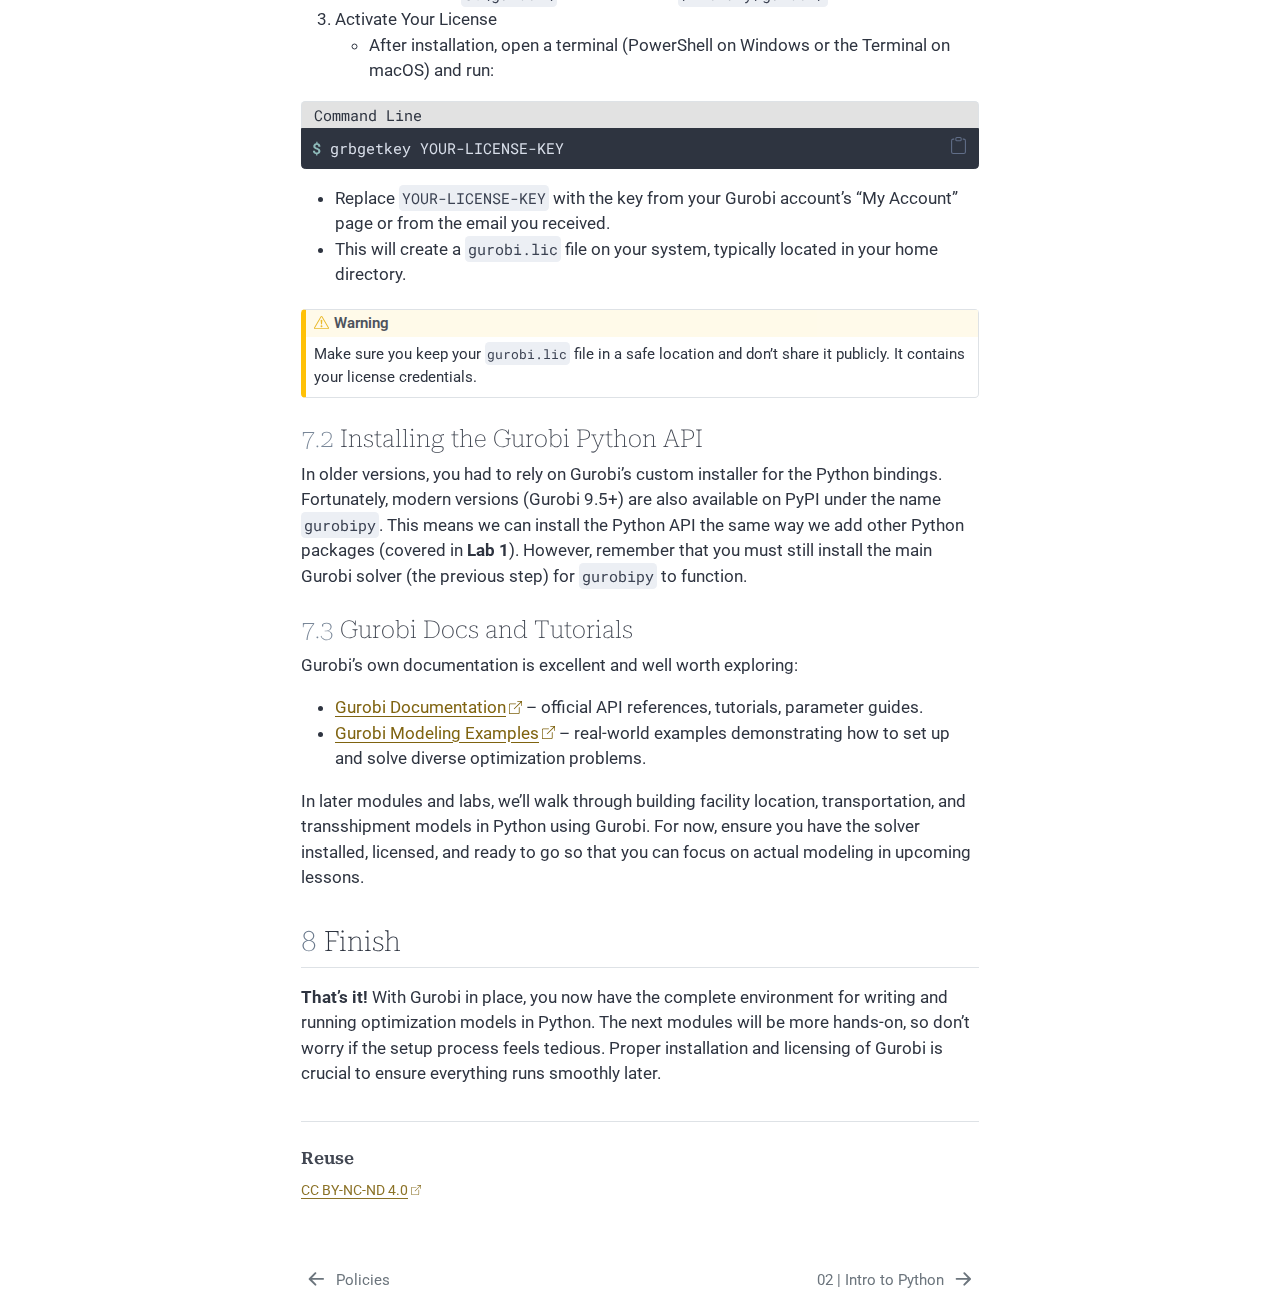
<file: docs/learning-modules/01-setting-up-your-workstation.html>
<!DOCTYPE html>
<html xmlns="http://www.w3.org/1999/xhtml" lang="en" xml:lang="en"><head>

<meta charset="utf-8">
<meta name="generator" content="quarto-1.6.40">

<meta name="viewport" content="width=device-width, initial-scale=1.0, user-scalable=yes">

<meta name="author" content="Mr.&nbsp;Ozan Ozbeker">

<title>01 | Setting Up Your
Workstation – GSCM 425: Supply Chain Network Design</title>
<style>
code{white-space: pre-wrap;}
span.smallcaps{font-variant: small-caps;}
div.columns{display: flex; gap: min(4vw, 1.5em);}
div.column{flex: auto; overflow-x: auto;}
div.hanging-indent{margin-left: 1.5em; text-indent: -1.5em;}
ul.task-list{list-style: none;}
ul.task-list li input[type="checkbox"] {
  width: 0.8em;
  margin: 0 0.8em 0.2em -1em; /* quarto-specific, see https://github.com/quarto-dev/quarto-cli/issues/4556 */ 
  vertical-align: middle;
}
/* CSS for syntax highlighting */
pre > code.sourceCode { white-space: pre; position: relative; }
pre > code.sourceCode > span { line-height: 1.25; }
pre > code.sourceCode > span:empty { height: 1.2em; }
.sourceCode { overflow: visible; }
code.sourceCode > span { color: inherit; text-decoration: inherit; }
div.sourceCode { margin: 1em 0; }
pre.sourceCode { margin: 0; }
@media screen {
div.sourceCode { overflow: auto; }
}
@media print {
pre > code.sourceCode { white-space: pre-wrap; }
pre > code.sourceCode > span { display: inline-block; text-indent: -5em; padding-left: 5em; }
}
pre.numberSource code
  { counter-reset: source-line 0; }
pre.numberSource code > span
  { position: relative; left: -4em; counter-increment: source-line; }
pre.numberSource code > span > a:first-child::before
  { content: counter(source-line);
    position: relative; left: -1em; text-align: right; vertical-align: baseline;
    border: none; display: inline-block;
    -webkit-touch-callout: none; -webkit-user-select: none;
    -khtml-user-select: none; -moz-user-select: none;
    -ms-user-select: none; user-select: none;
    padding: 0 4px; width: 4em;
  }
pre.numberSource { margin-left: 3em;  padding-left: 4px; }
div.sourceCode
  {   }
@media screen {
pre > code.sourceCode > span > a:first-child::before { text-decoration: underline; }
}
</style>


<script src="../site_libs/quarto-nav/quarto-nav.js"></script>
<script src="../site_libs/quarto-nav/headroom.min.js"></script>
<script src="../site_libs/clipboard/clipboard.min.js"></script>
<script src="../site_libs/quarto-search/autocomplete.umd.js"></script>
<script src="../site_libs/quarto-search/fuse.min.js"></script>
<script src="../site_libs/quarto-search/quarto-search.js"></script>
<meta name="quarto:offset" content="../">
<link href="../learning-modules/02-intro-to-python.html" rel="next">
<link href="../course-information/policies.html" rel="prev">
<link href="../images/flying-wv-gold.png" rel="icon" type="image/png">
<script src="../site_libs/quarto-html/quarto.js"></script>
<script src="../site_libs/quarto-html/popper.min.js"></script>
<script src="../site_libs/quarto-html/tippy.umd.min.js"></script>
<script src="../site_libs/quarto-html/anchor.min.js"></script>
<link href="../site_libs/quarto-html/tippy.css" rel="stylesheet">
<link href="../site_libs/quarto-html/quarto-syntax-highlighting-fdd8e41e452522482f81c6f67b0e9110.css" rel="stylesheet" id="quarto-text-highlighting-styles">
<script src="../site_libs/bootstrap/bootstrap.min.js"></script>
<link href="../site_libs/bootstrap/bootstrap-icons.css" rel="stylesheet">
<link href="../site_libs/bootstrap/bootstrap-7a1606e66d82e84606b9c82b411ee8d3.min.css" rel="stylesheet" append-hash="true" id="quarto-bootstrap" data-mode="light">
<script id="quarto-search-options" type="application/json">{
  "location": "sidebar",
  "copy-button": false,
  "collapse-after": 3,
  "panel-placement": "start",
  "type": "textbox",
  "limit": 50,
  "keyboard-shortcut": [
    "f",
    "/",
    "s"
  ],
  "show-item-context": false,
  "language": {
    "search-no-results-text": "No results",
    "search-matching-documents-text": "matching documents",
    "search-copy-link-title": "Copy link to search",
    "search-hide-matches-text": "Hide additional matches",
    "search-more-match-text": "more match in this document",
    "search-more-matches-text": "more matches in this document",
    "search-clear-button-title": "Clear",
    "search-text-placeholder": "",
    "search-detached-cancel-button-title": "Cancel",
    "search-submit-button-title": "Submit",
    "search-label": "Search"
  }
}</script>
<style>html{ scroll-behavior: smooth; }</style>


<link rel="stylesheet" href="../styles.css">
</head>

<body class="nav-sidebar floating">

<div id="quarto-search-results"></div>
  <header id="quarto-header" class="headroom fixed-top">
  <nav class="quarto-secondary-nav">
    <div class="container-fluid d-flex">
      <button type="button" class="quarto-btn-toggle btn" data-bs-toggle="collapse" role="button" data-bs-target=".quarto-sidebar-collapse-item" aria-controls="quarto-sidebar" aria-expanded="false" aria-label="Toggle sidebar navigation" onclick="if (window.quartoToggleHeadroom) { window.quartoToggleHeadroom(); }">
        <i class="bi bi-layout-text-sidebar-reverse"></i>
      </button>
        <a class="flex-grow-1 no-decor" role="navigation" data-bs-toggle="collapse" data-bs-target=".quarto-sidebar-collapse-item" aria-controls="quarto-sidebar" aria-expanded="false" aria-label="Toggle sidebar navigation" onclick="if (window.quartoToggleHeadroom) { window.quartoToggleHeadroom(); }">      
          <h1 class="quarto-secondary-nav-title">01 | Setting Up Your Workstation</h1>
        </a>     
      <button type="button" class="btn quarto-search-button" aria-label="Search" onclick="window.quartoOpenSearch();">
        <i class="bi bi-search"></i>
      </button>
    </div>
  </nav>
</header>
<!-- content -->
<div id="quarto-content" class="quarto-container page-columns page-rows-contents page-layout-article">
<!-- sidebar -->
  <nav id="quarto-sidebar" class="sidebar collapse collapse-horizontal quarto-sidebar-collapse-item sidebar-navigation floating overflow-auto">
    <div class="pt-lg-2 mt-2 text-left sidebar-header">
      <a href="../index.html" class="sidebar-logo-link">
      <img src="../images/logo-gscm-425.png" alt="" class="sidebar-logo py-0 d-lg-inline d-none">
      </a>
      </div>
        <div class="mt-2 flex-shrink-0 align-items-center">
        <div class="sidebar-search">
        <div id="quarto-search" class="" title="Search"></div>
        </div>
        </div>
    <div class="sidebar-menu-container"> 
    <ul class="list-unstyled mt-1">
        <li class="sidebar-item sidebar-item-section">
      <div class="sidebar-item-container"> 
            <a class="sidebar-item-text sidebar-link text-start" data-bs-toggle="collapse" data-bs-target="#quarto-sidebar-section-1" role="navigation" aria-expanded="true">
 <span class="menu-text">Course
Information</span></a>
          <a class="sidebar-item-toggle text-start" data-bs-toggle="collapse" data-bs-target="#quarto-sidebar-section-1" role="navigation" aria-expanded="true" aria-label="Toggle section">
            <i class="bi bi-chevron-right ms-2"></i>
          </a> 
      </div>
      <ul id="quarto-sidebar-section-1" class="collapse list-unstyled sidebar-section depth1 show">  
          <li class="sidebar-item">
  <div class="sidebar-item-container"> 
  <a href="../course-information/schedule.html" class="sidebar-item-text sidebar-link">
 <span class="menu-text">Schedule</span></a>
  </div>
</li>
          <li class="sidebar-item">
  <div class="sidebar-item-container"> 
  <a href="../course-information/resources.html" class="sidebar-item-text sidebar-link">
 <span class="menu-text">Resources</span></a>
  </div>
</li>
          <li class="sidebar-item">
  <div class="sidebar-item-container"> 
  <a href="../course-information/grading-and-deliverables.html" class="sidebar-item-text sidebar-link">
 <span class="menu-text">Grading &amp; Deliverables</span></a>
  </div>
</li>
          <li class="sidebar-item">
  <div class="sidebar-item-container"> 
  <a href="../course-information/policies.html" class="sidebar-item-text sidebar-link">
 <span class="menu-text">Policies</span></a>
  </div>
</li>
      </ul>
  </li>
        <li class="sidebar-item sidebar-item-section">
      <div class="sidebar-item-container"> 
            <a class="sidebar-item-text sidebar-link text-start" data-bs-toggle="collapse" data-bs-target="#quarto-sidebar-section-2" role="navigation" aria-expanded="true">
 <span class="menu-text">Learning
Modules</span></a>
          <a class="sidebar-item-toggle text-start" data-bs-toggle="collapse" data-bs-target="#quarto-sidebar-section-2" role="navigation" aria-expanded="true" aria-label="Toggle section">
            <i class="bi bi-chevron-right ms-2"></i>
          </a> 
      </div>
      <ul id="quarto-sidebar-section-2" class="collapse list-unstyled sidebar-section depth1 show">  
          <li class="sidebar-item">
  <div class="sidebar-item-container"> 
  <a href="../learning-modules/01-setting-up-your-workstation.html" class="sidebar-item-text sidebar-link active">
 <span class="menu-text">01
| Setting Up Your Workstation</span></a>
  </div>
</li>
          <li class="sidebar-item">
  <div class="sidebar-item-container"> 
  <a href="../learning-modules/02-intro-to-python.html" class="sidebar-item-text sidebar-link">
 <span class="menu-text">02
| Intro to Python</span></a>
  </div>
</li>
          <li class="sidebar-item">
  <div class="sidebar-item-container"> 
  <a href="../learning-modules/03-functions-flow-control-and-conditionals.html" class="sidebar-item-text sidebar-link">
 <span class="menu-text">03 | Functions, Flow Control, &amp; Conditionals</span></a>
  </div>
</li>
          <li class="sidebar-item">
  <div class="sidebar-item-container"> 
  <a href="../learning-modules/04-data-structures.html" class="sidebar-item-text sidebar-link">
 <span class="menu-text">04
| Strings, Lists, Dictionaries, and Tuples</span></a>
  </div>
</li>
          <li class="sidebar-item">
  <div class="sidebar-item-container"> 
  <a href="../learning-modules/05-intro-to-gurobipy.html" class="sidebar-item-text sidebar-link">
 <span class="menu-text">05
| Introduction to Optimization with Gurobi (gurobipy)</span></a>
  </div>
</li>
          <li class="sidebar-item">
  <div class="sidebar-item-container"> 
  <a href="../learning-modules/06-minimum-cost-network-flow-modeling.html" class="sidebar-item-text sidebar-link">
 <span class="menu-text">06
| Minimum Cost Network Flow Models</span></a>
  </div>
</li>
      </ul>
  </li>
    </ul>
    </div>
</nav>
<div id="quarto-sidebar-glass" class="quarto-sidebar-collapse-item" data-bs-toggle="collapse" data-bs-target=".quarto-sidebar-collapse-item"></div>
<!-- margin-sidebar -->
    <div id="quarto-margin-sidebar" class="sidebar margin-sidebar">
        <nav id="TOC" role="doc-toc" class="toc-active" data-toc-expanded="99">
    <h2 id="toc-title">On this page</h2>
   
  <ul>
  <li><a href="#overview" id="toc-overview" class="nav-link active" data-scroll-target="#overview"><span class="header-section-number">1</span> Overview</a></li>
  <li><a href="#your-computer-and-the-command-line" id="toc-your-computer-and-the-command-line" class="nav-link" data-scroll-target="#your-computer-and-the-command-line"><span class="header-section-number">2</span> Your computer and the command
  line</a>
  <ul>
  <li><a href="#console" id="toc-console" class="nav-link" data-scroll-target="#console"><span class="header-section-number">2.1</span> Console</a></li>
  <li><a href="#terminal" id="toc-terminal" class="nav-link" data-scroll-target="#terminal"><span class="header-section-number">2.2</span> Terminal</a></li>
  <li><a href="#command-line-or-command-line-interface-cli" id="toc-command-line-or-command-line-interface-cli" class="nav-link" data-scroll-target="#command-line-or-command-line-interface-cli"><span class="header-section-number">2.3</span> Command line or Command-Line
  Interface (CLI)</a></li>
  <li><a href="#shell" id="toc-shell" class="nav-link" data-scroll-target="#shell"><span class="header-section-number">2.4</span> Shell</a></li>
  <li><a href="#web-searching-as-an-analogy" id="toc-web-searching-as-an-analogy" class="nav-link" data-scroll-target="#web-searching-as-an-analogy"><span class="header-section-number">2.5</span> Web Searching as an
  Analogy</a></li>
  <li><a href="#why-are-we-using-the-cli" id="toc-why-are-we-using-the-cli" class="nav-link" data-scroll-target="#why-are-we-using-the-cli"><span class="header-section-number">2.6</span> Why are we using the
  CLI?</a></li>
  <li><a href="#understanding-working-directories" id="toc-understanding-working-directories" class="nav-link" data-scroll-target="#understanding-working-directories"><span class="header-section-number">2.7</span> Understanding working
  directories</a>
  <ul class="collapse">
  <li><a href="#common-symbols-and-their-meaning" id="toc-common-symbols-and-their-meaning" class="nav-link" data-scroll-target="#common-symbols-and-their-meaning"><span class="header-section-number">2.7.1</span> Common symbols and their
  meaning</a></li>
  <li><a href="#changing-directories" id="toc-changing-directories" class="nav-link" data-scroll-target="#changing-directories"><span class="header-section-number">2.7.2</span> Changing
  directories</a></li>
  </ul></li>
  <li><a href="#key-takeaways" id="toc-key-takeaways" class="nav-link" data-scroll-target="#key-takeaways"><span class="header-section-number">2.8</span> Key takeaways</a></li>
  </ul></li>
  <li><a href="#git-github-github-desktop" id="toc-git-github-github-desktop" class="nav-link" data-scroll-target="#git-github-github-desktop"><span class="header-section-number">3</span> Git, GitHub, &amp; GitHub
  Desktop</a>
  <ul>
  <li><a href="#setup-github" id="toc-setup-github" class="nav-link" data-scroll-target="#setup-github"><span class="header-section-number">3.1</span> Setup GitHub</a></li>
  <li><a href="#setup-github-desktop" id="toc-setup-github-desktop" class="nav-link" data-scroll-target="#setup-github-desktop"><span class="header-section-number">3.2</span> Setup GitHub Desktop</a></li>
  </ul></li>
  <li><a href="#uv" id="toc-uv" class="nav-link" data-scroll-target="#uv"><span class="header-section-number">4</span> uv</a>
  <ul>
  <li><a href="#installation" id="toc-installation" class="nav-link" data-scroll-target="#installation"><span class="header-section-number">4.1</span> Installation</a></li>
  <li><a href="#using-uv" id="toc-using-uv" class="nav-link" data-scroll-target="#using-uv"><span class="header-section-number">4.2</span> Using uv</a></li>
  </ul></li>
  <li><a href="#ruff" id="toc-ruff" class="nav-link" data-scroll-target="#ruff"><span class="header-section-number">5</span> Ruff</a>
  <ul>
  <li><a href="#installation-1" id="toc-installation-1" class="nav-link" data-scroll-target="#installation-1"><span class="header-section-number">5.1</span> Installation</a></li>
  <li><a href="#using-ruff" id="toc-using-ruff" class="nav-link" data-scroll-target="#using-ruff"><span class="header-section-number">5.2</span> Using Ruff</a></li>
  <li><a href="#ruffs-linter" id="toc-ruffs-linter" class="nav-link" data-scroll-target="#ruffs-linter"><span class="header-section-number">5.3</span> Ruff’s linter</a></li>
  <li><a href="#ruffs-formatter" id="toc-ruffs-formatter" class="nav-link" data-scroll-target="#ruffs-formatter"><span class="header-section-number">5.4</span> Ruff’s formatter</a></li>
  </ul></li>
  <li><a href="#marimo" id="toc-marimo" class="nav-link" data-scroll-target="#marimo"><span class="header-section-number">6</span> marimo</a>
  <ul>
  <li><a href="#installation-2" id="toc-installation-2" class="nav-link" data-scroll-target="#installation-2"><span class="header-section-number">6.1</span> Installation</a></li>
  <li><a href="#why-marimo-over-vs-code" id="toc-why-marimo-over-vs-code" class="nav-link" data-scroll-target="#why-marimo-over-vs-code"><span class="header-section-number">6.2</span> Why marimo (over VS
  Code)</a></li>
  <li><a href="#why-marimo-over-jupyter-notebook" id="toc-why-marimo-over-jupyter-notebook" class="nav-link" data-scroll-target="#why-marimo-over-jupyter-notebook"><span class="header-section-number">6.3</span> Why marimo (over Jupyter
  Notebook)</a></li>
  <li><a href="#learning-marimo" id="toc-learning-marimo" class="nav-link" data-scroll-target="#learning-marimo"><span class="header-section-number">6.4</span> Learning marimo</a></li>
  </ul></li>
  <li><a href="#gurobi-optimizer" id="toc-gurobi-optimizer" class="nav-link" data-scroll-target="#gurobi-optimizer"><span class="header-section-number">7</span> Gurobi Optimizer</a>
  <ul>
  <li><a href="#licensing-and-academic-access" id="toc-licensing-and-academic-access" class="nav-link" data-scroll-target="#licensing-and-academic-access"><span class="header-section-number">7.1</span> Licensing and Academic
  Access</a></li>
  <li><a href="#installing-the-gurobi-python-api" id="toc-installing-the-gurobi-python-api" class="nav-link" data-scroll-target="#installing-the-gurobi-python-api"><span class="header-section-number">7.2</span> Installing the Gurobi Python
  API</a></li>
  <li><a href="#gurobi-docs-and-tutorials" id="toc-gurobi-docs-and-tutorials" class="nav-link" data-scroll-target="#gurobi-docs-and-tutorials"><span class="header-section-number">7.3</span> Gurobi Docs and
  Tutorials</a></li>
  </ul></li>
  <li><a href="#finish" id="toc-finish" class="nav-link" data-scroll-target="#finish"><span class="header-section-number">8</span> Finish</a></li>
  </ul>
</nav>
    </div>
<!-- main -->
<main class="content" id="quarto-document-content">

<header id="title-block-header" class="quarto-title-block default">
<div class="quarto-title">
<h1 class="title d-none d-lg-block">01 | Setting Up Your Workstation</h1>
<p class="subtitle lead">Learn about and install the tools we will be
using in this course.</p>
</div>


<div class="quarto-title-meta-author">
  <div class="quarto-title-meta-heading">Author</div>
  <div class="quarto-title-meta-heading">Affiliation</div>
  
    <div class="quarto-title-meta-contents">
    <p class="author">Mr.&nbsp;Ozan
Ozbeker <a href="mailto:ozan.ozbeker@mail.wvu.edu" class="quarto-title-author-email"><i class="bi bi-envelope"></i></a> </p>
  </div>
  <div class="quarto-title-meta-contents">
        <p class="affiliation">
            <a href="https://business.wvu.edu/academics/management-information-systems">
            Management Information Systems and Supply Chain
            </a>
          </p>
      </div>
  </div>

<div class="quarto-title-meta">

      
  
    
  </div>
  


</header>


<section id="overview" class="level2" data-number="1">
<h2 data-number="1" class="anchored" data-anchor-id="overview"><span class="header-section-number">1</span>
Overview</h2>
<p>In this course, we will spend time learning three critical tools for
optimization:</p>
<ol type="1">
<li><strong>The Command Line</strong></li>
<li><strong>Python / Gurobi Solver</strong></li>
<li><strong>Excel Solver</strong> (which you should have some experience
with by now)</li>
</ol>
<p><a href="https://www.python.org/">Python</a> is usually ranked as the
first or second most popular programming language in the world and, just
as importantly, it’s also one of the easiest to learn. It’s a general
purpose language, which means it can perform a wide range of tasks. The
joke goes that Python is the 2nd best language at everything, and
there’s some truth to that (although Python is 1st at some tasks, like
machine learning).</p>
<p>Instead of re-writing the great documentation offered by the
products, I will provide you with links to the sections that are most
important, as well as some extra resources that you might find
helpful.</p>
<p>In the realm of software, documentation is your friend, you will not
always have a teacher to tell you exactly what to do, so learning to go
through documentation is an important skill of itself. Do not skim
through the instructions provided. If there are any non-default options
needed, I will mention them.</p>
<div class="callout callout-style-default callout-warning callout-titled">
<div class="callout-header d-flex align-content-center">
<div class="callout-icon-container">
<i class="callout-icon"></i>
</div>
<div class="callout-title-container flex-fill">
Warning
</div>
</div>
<div class="callout-body-container callout-body">
<p>This is going to be by far the most tedious of the lectures in this
course. Setting up your computer and environment is a pain but it must
be done. This module will comprise of a lot of reading and not a whole
lot of doing, but it’s essential you understand the basics of these
tools to be successful in class. The following modules will be much more
hands on and interactive.</p>
</div>
</div>
</section>
<section id="your-computer-and-the-command-line" class="level2" data-number="2">
<h2 data-number="2" class="anchored" data-anchor-id="your-computer-and-the-command-line"><span class="header-section-number">2</span> Your
computer and the command line</h2>
<p>Before we install these tools, we need to get comfortable using the
command line. But what exactly is it? Let me explain.</p>
<p>When people refer to the command line, you might hear terms like
<strong>terminal</strong>, <strong>console</strong>, <strong>CLI
(command-line interface)</strong>, and <strong>shell</strong> used
interchangeably. While they’re related, they’re not exactly the same
thing. For this course, you don’t need to fully understand every nuance,
but having a general sense of these terms will help clear up
confusion.</p>
<section id="console" class="level3" data-number="2.1">
<h3 data-number="2.1" class="anchored" data-anchor-id="console"><span class="header-section-number">2.1</span>
Console</h3>
<p>A console historically refers to the physical device used to interact
with a computer. In modern terms, it includes the combination of your
computer’s screen, keyboard, and mouse.</p>
<div class="quarto-figure quarto-figure-center">
<figure class="figure">
<p><img src="images/console.png" class="img-fluid figure-img"></p>
<figcaption>In the past, consoles were often standalone machines with
built-in screens and keyboards. Today, the term is used less often, but
it’s good to understand its origins.</figcaption>
</figure>
</div>
</section>
<section id="terminal" class="level3" data-number="2.2">
<h3 data-number="2.2" class="anchored" data-anchor-id="terminal"><span class="header-section-number">2.2</span>
Terminal</h3>
<p>A <strong>terminal</strong> is a <strong>program</strong> that allows
you to enter commands into your computer. Think of it as the “window” or
“app” where you type the instructions that your computer processes.</p>
<p>For example:</p>
<ul>
<li>On Windows, the terminal is called <a href="https://learn.microsoft.com/en-us/windows/terminal/">Windows
Terminal</a>.</li>
<li>On Mac, it’s simply called <a href="https://support.apple.com/guide/terminal/welcome/mac">Terminal</a>.</li>
</ul>
<p>The terminal is just like any other program on your computer, such as
Word or Excel. You can even replace the default terminal with other
options or use terminals built into tools like Visual Studio Code
(<em>foreshadowing??</em>). While it may seem intimidating, it’s just a
tool for interacting with your computer through text commands.</p>
</section>
<section id="command-line-or-command-line-interface-cli" class="level3" data-number="2.3">
<h3 data-number="2.3" class="anchored" data-anchor-id="command-line-or-command-line-interface-cli"><span class="header-section-number">2.3</span>
Command line or Command-Line Interface (CLI)</h3>
<p>The <strong>command-line interface (CLI)</strong> is the actual
<strong>interface</strong> where you type commands for your computer to
process. It’s a way of interacting with your operating system using
text, rather than clicking with a mouse (which is how you use a GUI, or
graphical user interface).</p>
<p>The CLI exists inside the terminal, and you can think of it as the
engine running underneath. For simplicity, you can treat the terms
terminal and CLI as interchangeable in this course.</p>
</section>
<section id="shell" class="level3" data-number="2.4">
<h3 data-number="2.4" class="anchored" data-anchor-id="shell"><span class="header-section-number">2.4</span>
Shell</h3>
<p>A <strong>shell</strong> is a <strong>program</strong> that acts as
the interpreter for the commands you enter into the CLI. It takes what
you type, processes it, and returns the results.</p>
<p>Your computer’s shell comes pre-installed:</p>
<ul>
<li>Linux: <a href="https://www.gnu.org/software/bash/">Bash</a> (Bourne
Again Shell)</li>
<li>Mac: <a href="https://zsh.sourceforge.io/">Zsh</a> (Z Shell)</li>
<li>Windows: <a href="https://learn.microsoft.com/en-us/powershell/">PowerShell</a>
(successor to Command Prompt)</li>
</ul>
<p>A shell also allows you to create <strong>scripts</strong>, which are
files containing sets of commands to automate tasks. While scripting is
similar to programming in languages like Python or R, it’s not the focus
of this course. For now, we’ll stick to typing individual commands.</p>
</section>
<section id="web-searching-as-an-analogy" class="level3" data-number="2.5">
<h3 data-number="2.5" class="anchored" data-anchor-id="web-searching-as-an-analogy"><span class="header-section-number">2.5</span> Web
Searching as an Analogy</h3>
<p>Let’s connect what we’ve learned so far with an example of searching
the web:</p>
<ol type="1">
<li><strong>Terminal</strong>: the terminal is like your <strong>web
browser</strong> (Chrome, Edge, or Safari). It’s the environment or
“window” where everything happens.</li>
<li><strong>CLI</strong>: The CLI is like the <strong>search
bar</strong> inside your browser (or the one on the mage page of Google
or Bing). It’s where you type in your commands (or search queries) for
the system to process.</li>
<li><strong>Shell</strong>: The Shell is the <strong>search engine
itself</strong> (Google Search or Bing Search). It takes the query you
entered, processes it, and returns the results.</li>
</ol>
</section>
<section id="why-are-we-using-the-cli" class="level3" data-number="2.6">
<h3 data-number="2.6" class="anchored" data-anchor-id="why-are-we-using-the-cli"><span class="header-section-number">2.6</span> Why
are we using the CLI?</h3>
<p>Simply put, many tools in the realm of data analytics, data science,
and data engineering are designed with the command line in mind first.
Graphical user interfaces (GUIs) may follow, but the command line often
remains the most powerful and flexible way to interact with these tools.
In this class, we need a basic understanding of the CLI to install and
set up essential tools and occasionally run scripts.</p>
<div class="callout callout-style-default callout-tip callout-titled">
<div class="callout-header d-flex align-content-center">
<div class="callout-icon-container">
<i class="callout-icon"></i>
</div>
<div class="callout-title-container flex-fill">
Tip
</div>
</div>
<div class="callout-body-container callout-body">
<p>Don’t be intimidated by the command line! While you may be more
familiar with tools or apps that have a visual interface, the command
line provides a powerful way to control your computer. If it’s any
solace, after this initial setup assignment, we will use the command
line sparingly. It’s just essential for getting started.</p>
</div>
</div>
</section>
<section id="understanding-working-directories" class="level3" data-number="2.7">
<h3 data-number="2.7" class="anchored" data-anchor-id="understanding-working-directories"><span class="header-section-number">2.7</span>
Understanding working directories</h3>
<p>When you use the command line, the concept of a working directory is
crucial. The working directory is the folder where your commands operate
by default. It’s like being inside the room in a building, you can only
interact with the items inside that room unless you explicitly move to a
different room.</p>
<p>For example, if you see this prompt on the command line:</p>
<div class="code-with-filename">
<div class="code-with-filename-file">
<pre><strong>CLI</strong></pre>
</div>
<div class="sourceCode" id="cb1" data-filename="CLI"><pre class="sourceCode powershell code-with-copy"><code class="sourceCode powershell"><span id="cb1-1"><a href="#cb1-1" aria-hidden="true" tabindex="-1"></a>C<span class="op">:</span>\Users\oo0006\Desktop<span class="op">&gt;</span></span></code><button title="Copy to Clipboard" class="code-copy-button"><i class="bi"></i></button></pre></div>
</div>
<p>It means the current working directory is the <code>Desktop</code>
folder inside the user directory of the user <code>oo0006</code>. If you
type a command like <code>dir</code> (to list the files in the working
directory), it will show the contents of the <code>Desktop</code>
folder.</p>
<section id="common-symbols-and-their-meaning" class="level4" data-number="2.7.1">
<h4 data-number="2.7.1" class="anchored" data-anchor-id="common-symbols-and-their-meaning"><span class="header-section-number">2.7.1</span>
Common symbols and their meaning</h4>
<ul>
<li><p><code>\</code> (Backslash): Used in Windows paths to separate
folders (e.g., <code>C:\Users\oo0006\Desktop</code>).</p></li>
<li><p><code>/</code> (Forward Slash): Used in Unix-like systems (Linux,
macOS) for the same purpose (e.g.,
<code>/home/user/Desktop</code>).</p></li>
<li><p><code>$</code>: In many tutorials, this symbol represents the
start of a command in the command line. It’s a convention to indicate
you should enter a command into the terminal. <strong>For instance,
following code cell means you should type <code>ls</code> into the
terminal and press Enter.</strong>:</p></li>
</ul>
<div class="code-with-filename">
<div class="code-with-filename-file">
<pre><strong>CLI</strong></pre>
</div>
<div class="sourceCode" id="cb2" data-filename="CLI"><pre class="sourceCode PowerShell code-with-copy"><code class="sourceCode powershell"><span id="cb2-1"><a href="#cb2-1" aria-hidden="true" tabindex="-1"></a>$ <span class="fu">ls</span></span></code><button title="Copy to Clipboard" class="code-copy-button"><i class="bi"></i></button></pre></div>
</div>
<div class="callout callout-style-default callout-tip callout-titled">
<div class="callout-header d-flex align-content-center">
<div class="callout-icon-container">
<i class="callout-icon"></i>
</div>
<div class="callout-title-container flex-fill">
Tip
</div>
</div>
<div class="callout-body-container callout-body">
<p>This is the convention I will be following in my material.</p>
</div>
</div>
<ul>
<li><code>&gt;</code>: In Windows, this symbol is part of the prompt and
indicates the terminal is ready for your input.</li>
</ul>
</section>
<section id="changing-directories" class="level4" data-number="2.7.2">
<h4 data-number="2.7.2" class="anchored" data-anchor-id="changing-directories"><span class="header-section-number">2.7.2</span>
Changing directories</h4>
<p>To navigate the file system in the command line, you use the
<code>cd</code> (change directory) command:</p>
<ul>
<li>To move to a specific folder (if you’re in
<code>C:\Users\oo0006\</code>, this will take you to
<code>C:\Users\oo0006\Documents</code>):</li>
</ul>
<div class="code-with-filename">
<div class="code-with-filename-file">
<pre><strong>CLI</strong></pre>
</div>
<div class="sourceCode" id="cb3" data-filename="CLI"><pre class="sourceCode PowerShell code-with-copy"><code class="sourceCode powershell"><span id="cb3-1"><a href="#cb3-1" aria-hidden="true" tabindex="-1"></a>$ <span class="fu">cd</span> Documents</span></code><button title="Copy to Clipboard" class="code-copy-button"><i class="bi"></i></button></pre></div>
</div>
<ul>
<li>To go up one level (if you’re in
<code>C:\Users\oo0006\Documents</code>, this will take you back to
<code>C:\Users\oo0006\</code>):</li>
</ul>
<div class="code-with-filename">
<div class="code-with-filename-file">
<pre><strong>CLI</strong></pre>
</div>
<div class="sourceCode" id="cb4" data-filename="CLI"><pre class="sourceCode PowerShell code-with-copy"><code class="sourceCode powershell"><span id="cb4-1"><a href="#cb4-1" aria-hidden="true" tabindex="-1"></a>$ <span class="fu">cd</span> <span class="op">..</span></span></code><button title="Copy to Clipboard" class="code-copy-button"><i class="bi"></i></button></pre></div>
</div>
<ul>
<li>To move directly to another folder:</li>
</ul>
<div class="code-with-filename">
<div class="code-with-filename-file">
<pre><strong>CLI</strong></pre>
</div>
<div class="sourceCode" id="cb5" data-filename="CLI"><pre class="sourceCode PowerShell code-with-copy"><code class="sourceCode powershell"><span id="cb5-1"><a href="#cb5-1" aria-hidden="true" tabindex="-1"></a>$ <span class="fu">cd</span> C<span class="op">:</span>\Program Files</span></code><button title="Copy to Clipboard" class="code-copy-button"><i class="bi"></i></button></pre></div>
</div>
<p>This takes you straight to <code>C:\Program Files</code>, no matter
where you were previously.</p>
</section>
</section>
<section id="key-takeaways" class="level3" data-number="2.8">
<h3 data-number="2.8" class="anchored" data-anchor-id="key-takeaways"><span class="header-section-number">2.8</span> Key
takeaways</h3>
<ol type="1">
<li>The command line is a powerful tool, don’t let its simplicity fool
you.</li>
<li>The working directory determines where commands will execute by
default.</li>
<li>Understanding the prompt and basic navigation commands like
<code>cd</code> can make the command line much less intimidating.</li>
</ol>
</section>
</section>
<section id="git-github-github-desktop" class="level2" data-number="3">
<h2 data-number="3" class="anchored" data-anchor-id="git-github-github-desktop"><span class="header-section-number">3</span> Git,
GitHub, &amp; GitHub Desktop</h2>
<p><a href="https://docs.github.com/en/get-started/using-git/about-git">Git</a>
is a version control system that intelligently tracks changes in files.
Git is particularly useful when you and a group of people are all making
changes to the same files at the same time.</p>
<p>Typically, to do this in a Git-based workflow, you would:</p>
<ul>
<li><strong>Create a branch</strong> off from the main copy of files
that you (and your collaborators) are working on.</li>
<li><strong>Make edits</strong> to the files independently and safely on
your own personal branch.</li>
<li>Let Git intelligently <strong>merge</strong> your specific changes
back into the main copy of files, so that your changes don’t impact
other people’s updates.</li>
<li>Let Git <strong>keep track</strong> of your and other people’s
changes, so you all stay working on the most up-to-date version of the
project.</li>
</ul>
<p><a href="https://github.com/">GitHub</a> is a cloud-based platform
where you can store, share, and work together with others to write code.
You can think of Git as the engine that GitHub runs on.</p>
<p>Storing your code in a “repository” on GitHub allows you to:</p>
<ul>
<li>Showcase or share your work.</li>
<li>Track and manage changes to your code over time.</li>
<li>Let others review your code, and make suggestions to improve
it.</li>
<li>Collaborate on a shared project, without worrying that your changes
will impact the work of your collaborators before you’re ready to
integrate them.</li>
</ul>
<p>When you upload files to GitHub, you’ll store them in a “Git
repository.” This means that when you make changes (or “commits”) to
your files in GitHub, Git will automatically start to track and manage
your changes.</p>
<p>There are plenty of Git-related actions that you can complete on
GitHub directly in your browser, such as creating a Git repository,
creating branches, and uploading and editing files. But, most people
work on their files locally (on their own computer), then continually
sync these local changes—and all the related Git data—with the central
“remote” repository on GitHub. This is how we will interact with GitHub
in this course, with the help of <a href="https://github.com/apps/desktop">GitHub Desktop</a>.</p>
<div class="quarto-figure quarto-figure-center">
<figure class="figure">
<p><img src="images/github-desktop-screenshot.png" class="img-fluid figure-img"></p>
<figcaption>GitHub Desktop Interface</figcaption>
</figure>
</div>
<p>Once you start to collaborate with others and all need to work on the
same repository at the same time, you’ll continually:</p>
<ul>
<li><strong>Pull</strong> all the latest changes made by your
collaborators from the remote repository on GitHub.</li>
<li><strong>Push</strong> back your own changes to the same remote
repository on GitHub.</li>
</ul>
<p>Git figures out how to intelligently merge this flow of changes, and
GitHub helps you manage the flow through features such as “pull
requests.”</p>
<div class="callout callout-style-default callout-note callout-titled">
<div class="callout-header d-flex align-content-center">
<div class="callout-icon-container">
<i class="callout-icon"></i>
</div>
<div class="callout-title-container flex-fill">
Note
</div>
</div>
<div class="callout-body-container callout-body">
<p>We will be sticking to GitHub’s tools for using Git, so you do not
need to install Git separately for this course. In the future, you may
want to spend some time understanding Git on its own, but for this
course and most companies, understanding GitHub’s (below) workflows is
more important.</p>
</div>
</div>
<section id="setup-github" class="level3" data-number="3.1">
<h3 data-number="3.1" class="anchored" data-anchor-id="setup-github"><span class="header-section-number">3.1</span>
Setup GitHub</h3>
<p>Follow the guides in the order they are presented. Again, I recommend
reading through the whole set of <a href="https://docs.github.com/en/get-started">Get Started</a> articles,
but these are the essentials for this course.</p>
<ol type="1">
<li><a href="https://docs.github.com/en/get-started/start-your-journey/creating-an-account-on-github">Creating
an account on GitHub</a>
<ul>
<li>Use your Mix account for the email. Your username doesn’t matter; I
used <code>Ozan Ozbeker - WVU</code>. In this course, we will be using
private repositories, but I recommend creating a personal account to add
projects for your resume. The final project of this class could be a
good start.</li>
</ul></li>
<li><a href="https://docs.github.com/en/get-started/start-your-journey/hello-world">Hello
World</a>
<ul>
<li>This is the critical GitHub workflow, make sure you understand
it.</li>
</ul></li>
<li><a href="https://docs.github.com/en/get-started/start-your-journey/setting-up-your-profile">Setting
up your profile</a>
<ul>
<li>This will introduce you to using Markdown, which will be essential
later in this course and for formatting your READMEs.</li>
</ul></li>
</ol>
<div class="callout callout-style-default callout-note callout-titled">
<div class="callout-header d-flex align-content-center">
<div class="callout-icon-container">
<i class="callout-icon"></i>
</div>
<div class="callout-title-container flex-fill">
Note
</div>
</div>
<div class="callout-body-container callout-body">
<p>GitHub also provides hands-on exercises for many of their articles at
<a href="https://skills.github.com/">GitHub Skills</a> for free. I won’t
require you to do any of these as I’m not sure how long they take, but
these ones may be of benefit: <a href="https://github.com/skills/introduction-to-github">Introduction to
GitHub</a>, <a href="https://github.com/skills/communicate-using-markdown">Communicate
using Markdown</a>, <a href="https://github.com/skills/review-pull-requests">Review pull
requests</a>, &amp; <a href="https://github.com/skills/review-pull-requests">Resolve merge
conflicts</a>.</p>
</div>
</div>
</section>
<section id="setup-github-desktop" class="level3" data-number="3.2">
<h3 data-number="3.2" class="anchored" data-anchor-id="setup-github-desktop"><span class="header-section-number">3.2</span>
Setup GitHub Desktop</h3>
<p>GitHub Desktop is a free, open source application that helps you to
work with code hosted on GitHub or other Git hosting services. With
GitHub Desktop, you can perform Git commands, such as committing and
pushing changes, in a graphical user interface, rather than using the
command line.</p>
<p>A typical workflow is:</p>
<ol type="1">
<li>Use GitHub Desktop to download a GitHub repository to your computer
and create a new branch.</li>
<li>Use an editor such as Visual Studio Code to make changes to the
code.</li>
<li>Return to GitHub Desktop to commit and push the changes to
GitHub.</li>
</ol>
<p>Again, follow the guides in the order they are presented. Again x 2,
I recommend reading through the whole set of <a href="https://docs.github.com/en/desktop/overview/getting-started-with-github-desktop">Get
Started</a> articles, but these are the essentials for this course.</p>
<ol type="1">
<li>Parts 1 &amp; 2 of <a href="https://docs.github.com/en/desktop/overview/getting-started-with-github-desktop">Getting
started with GitHub Desktop</a>
<ul>
<li>This guide, and all the following, will have specific steps for Mac
&amp; Windows.</li>
</ul></li>
<li>Parts 2-5 of <a href="https://docs.github.com/en/desktop/overview/creating-your-first-repository-using-github-desktop">Creating
your first repository using GitHub Desktop</a>
<ul>
<li>This will be similar to some parts of the GitHub (website) guides
above, that’s on purpose.</li>
</ul></li>
</ol>
</section>
</section>
<section id="uv" class="level2" data-number="4">
<h2 data-number="4" class="anchored" data-anchor-id="uv"><span class="header-section-number">4</span> uv</h2>
<p>So far, we’ve only installed VS Code &amp; GitHub Desktop, which are
tools we need for this course, but they are not specific to Python. Now
we will focus on installing Python as well as a few other tools that
will make our coding lives easier.</p>
<p><a href="https://docs.astral.sh/uv/">uv</a> is an extremely fast
Python package and project manager. It is how we will manage our project
dependencies, including Python itself.</p>
<div class="callout callout-style-default callout-note callout-titled">
<div class="callout-header d-flex align-content-center">
<div class="callout-icon-container">
<i class="callout-icon"></i>
</div>
<div class="callout-title-container flex-fill">
Note
</div>
</div>
<div class="callout-body-container callout-body">
<p>From this point, all of the installation will be done via the command
line.</p>
</div>
</div>
<section id="installation" class="level3" data-number="4.1">
<h3 data-number="4.1" class="anchored" data-anchor-id="installation"><span class="header-section-number">4.1</span>
Installation</h3>
<p>You can install uv using PowerShell on Windows:</p>
<div class="code-with-filename">
<div class="code-with-filename-file">
<pre><strong>CLI</strong></pre>
</div>
<div class="sourceCode" id="cb6" data-filename="CLI"><pre class="sourceCode bash code-with-copy"><code class="sourceCode bash"><span id="cb6-1"><a href="#cb6-1" aria-hidden="true" tabindex="-1"></a><span class="ex">$</span> powershell <span class="at">-ExecutionPolicy</span> ByPass <span class="at">-c</span> <span class="st">"irm https://astral.sh/uv/install.ps1 | iex"</span></span></code><button title="Copy to Clipboard" class="code-copy-button"><i class="bi"></i></button></pre></div>
</div>
<p>And curl on macOS:</p>
<div class="code-with-filename">
<div class="code-with-filename-file">
<pre><strong>CLI</strong></pre>
</div>
<div class="sourceCode" id="cb7" data-filename="CLI"><pre class="sourceCode bash code-with-copy"><code class="sourceCode bash"><span id="cb7-1"><a href="#cb7-1" aria-hidden="true" tabindex="-1"></a><span class="ex">$</span> curl <span class="at">-LsSf</span> https://astral.sh/uv/install.sh <span class="kw">|</span> <span class="fu">sh</span></span></code><button title="Copy to Clipboard" class="code-copy-button"><i class="bi"></i></button></pre></div>
</div>
<div class="callout callout-style-default callout-important callout-titled">
<div class="callout-header d-flex align-content-center">
<div class="callout-icon-container">
<i class="callout-icon"></i>
</div>
<div class="callout-title-container flex-fill">
Important
</div>
</div>
<div class="callout-body-container callout-body">
<p>At this point, you need to restart your shell, which means close your
terminal and open it again.</p>
</div>
</div>
<p>Now, we check to see that uv is available by running the
<code>uv</code> command:</p>
<div class="code-with-filename">
<div class="code-with-filename-file">
<pre><strong>CLI</strong></pre>
</div>
<div class="sourceCode" id="cb8" data-filename="CLI"><pre class="sourceCode bash code-with-copy"><code class="sourceCode bash"><span id="cb8-1"><a href="#cb8-1" aria-hidden="true" tabindex="-1"></a><span class="ex">$</span> uv <span class="at">--version</span></span></code><button title="Copy to Clipboard" class="code-copy-button"><i class="bi"></i></button></pre></div>
</div>
<div class="code-with-filename">
<div class="code-with-filename-file">
<pre><strong>output</strong></pre>
</div>
<div class="sourceCode" id="cb9" data-filename="output"><pre class="sourceCode default code-with-copy"><code class="sourceCode default"><span id="cb9-1"><a href="#cb9-1" aria-hidden="true" tabindex="-1"></a>uv 0.5.20 (1c17662b3 2025-01-15)</span></code><button title="Copy to Clipboard" class="code-copy-button"><i class="bi"></i></button></pre></div>
</div>
<p>With that confirmation, we will now install Python to be used across
the system:</p>
<div class="code-with-filename">
<div class="code-with-filename-file">
<pre><strong>CLI</strong></pre>
</div>
<div class="sourceCode" id="cb10" data-filename="CLI"><pre class="sourceCode bash code-with-copy"><code class="sourceCode bash"><span id="cb10-1"><a href="#cb10-1" aria-hidden="true" tabindex="-1"></a><span class="ex">$</span> uv python install 3.12</span></code><button title="Copy to Clipboard" class="code-copy-button"><i class="bi"></i></button></pre></div>
</div>
<p>Then you can use <code>uv python list</code> to verify the
installation went through:</p>
<div class="code-with-filename">
<div class="code-with-filename-file">
<pre><strong>CLI</strong></pre>
</div>
<div class="sourceCode" id="cb11" data-filename="CLI"><pre class="sourceCode bash code-with-copy"><code class="sourceCode bash"><span id="cb11-1"><a href="#cb11-1" aria-hidden="true" tabindex="-1"></a><span class="ex">$</span> uv python list</span></code><button title="Copy to Clipboard" class="code-copy-button"><i class="bi"></i></button></pre></div>
</div>
<p>You will see list of the available versions of Python uv can download
as well as where Python 3.12 was installed.</p>
</section>
<section id="using-uv" class="level3" data-number="4.2">
<h3 data-number="4.2" class="anchored" data-anchor-id="using-uv"><span class="header-section-number">4.2</span>
Using uv</h3>
<p>To fully appreciate the benefits of uv and why we are using it, it’s
essential to understand Python environments, virtual environments, and
how uv simplifies these concepts through its <a href="https://docs.astral.sh/uv/concepts/projects/">Projects</a>
interface.</p>
<p>uv provides two ways to handle dependencies (a dependency is any
extra package your project needs that doesn’t come with Python by
default). The preferred approach is the <code>uv project</code>
interface, which includes commands like <code>uv init</code>,
<code>uv add</code>, <code>uv lock</code>, and more. While uv also
includes an implementation of <a href="https://docs.astral.sh/uv/pip/">pip</a>, we will not be using it
in this course.</p>
<div class="callout callout-style-default callout-tip callout-titled">
<div class="callout-header d-flex align-content-center">
<div class="callout-icon-container">
<i class="callout-icon"></i>
</div>
<div class="callout-title-container flex-fill">
Tip
</div>
</div>
<div class="callout-body-container callout-body">
<p>Using uv projects has fewer commands and guides you toward best
practices, much like how GitHub Desktop simplifies workflows compared to
the full Git CLI tools.</p>
</div>
</div>
<p>When we installed Python 3.12 earlier using
<code>uv python install 3.12</code>, we were not in a project. As a
result, Python was installed into uv’s default environment. On most
Windows systems, this environment is located at
<code>AppData/Roaming/uv/python/cpython-3.12.8-windows-x86_64-none/python.exe</code>.
However, you don’t need to worry about its location—uv manages it for
you.</p>
<p>To add dependencies to a project using uv, we use the command
<code>uv add [package]</code>. Let’s try downloading <a href="https://pola.rs/">Polars</a>, a library we’ll use in the second
half of this course:</p>
<div class="code-with-filename">
<div class="code-with-filename-file">
<pre><strong>CLI</strong></pre>
</div>
<div class="sourceCode" id="cb12" data-filename="CLI"><pre class="sourceCode bash code-with-copy"><code class="sourceCode bash"><span id="cb12-1"><a href="#cb12-1" aria-hidden="true" tabindex="-1"></a><span class="ex">$</span> uv add polars</span></code><button title="Copy to Clipboard" class="code-copy-button"><i class="bi"></i></button></pre></div>
</div>
<div class="code-with-filename">
<div class="code-with-filename-file">
<pre><strong>output</strong></pre>
</div>
<div class="sourceCode" id="cb13" data-filename="output"><pre class="sourceCode default code-with-copy"><code class="sourceCode default"><span id="cb13-1"><a href="#cb13-1" aria-hidden="true" tabindex="-1"></a>error: No `pyproject.toml` found in current directory or any parent directory</span></code><button title="Copy to Clipboard" class="code-copy-button"><i class="bi"></i></button></pre></div>
</div>
<p>We encountered an error! This happened because we’re not in a
project. This is one of the many guardrails uv provides when using its
project interface. If we had used <code>uv pip install polars</code>, we
could have installed the package into the default (global) environment.
However, since this is considered bad practice, uv actively discourages
it.</p>
<p>Instead, uv projects leverage <a href="https://docs.python.org/3/library/venv.html"><em>virtual
environments</em></a> using Python’s built-in <code>venv</code> module.
Essentially, each project has its own dependencies without interfering
with others. This isolation prevents version conflicts and keeps your
projects organized.</p>
<p>uv projects also provide a significant advantage: caching. When you
use the same dependency across multiple projects, uv only downloads it
once and stores it in a cache. For future projects, it reuses the cached
files instead of downloading and installing them again. This drastically
reduces disk space usage and installation time, especially when working
with large or repeated dependencies. For this course, where each Lab
&amp; Test will be its own uv project, this feature will save us
considerable time.</p>
<p>We’ll get hands-on experience with uv projects in the the Lab, but
you can look at the official <a href="https://docs.astral.sh/uv/guides/projects/">Working on
projects</a> guide if you would like.</p>
</section>
</section>
<section id="ruff" class="level2" data-number="5">
<h2 data-number="5" class="anchored" data-anchor-id="ruff"><span class="header-section-number">5</span>
Ruff</h2>
<p>Many Python packages provide applications that can be used as tools.
uv has specialized support for easily invoking and installing tools. <a href="https://docs.astral.sh/ruff/">Ruff</a> is an extremely fast Python
linter and code formatter, made by the creators of uv.</p>
<section id="installation-1" class="level3" data-number="5.1">
<h3 data-number="5.1" class="anchored" data-anchor-id="installation-1"><span class="header-section-number">5.1</span>
Installation</h3>
<p>You can install Ruff with:</p>
<div class="code-with-filename">
<div class="code-with-filename-file">
<pre><strong>Command Line</strong></pre>
</div>
<div class="sourceCode" id="cb14" data-filename="Command Line"><pre class="sourceCode bash code-with-copy"><code class="sourceCode bash"><span id="cb14-1"><a href="#cb14-1" aria-hidden="true" tabindex="-1"></a><span class="ex">$</span> uv tool install ruff</span></code><button title="Copy to Clipboard" class="code-copy-button"><i class="bi"></i></button></pre></div>
</div>
</section>
<section id="using-ruff" class="level3" data-number="5.2">
<h3 data-number="5.2" class="anchored" data-anchor-id="using-ruff"><span class="header-section-number">5.2</span>
Using Ruff</h3>
<p>Ruff’s two main features are its <a href="https://docs.astral.sh/ruff/linter/">linter</a> and <a href="https://docs.astral.sh/ruff/formatter/">formatter</a>.</p>
<p>A <strong>linter</strong> analyzes your code for potential errors,
bad practices, or violations of style rules. It can give warnings or
errors, but it won’t change your code automatically. It’s essentially a
spellchecker for your code, pointing out what’s wrong without fixing
it.</p>
<p>A <strong>formatter</strong> automatically adjusts the layout and
style of your code to match a predefined set of rules. It produces
clean, consistently styled code by modifying it directly.</p>
</section>
<section id="ruffs-linter" class="level3" data-number="5.3">
<h3 data-number="5.3" class="anchored" data-anchor-id="ruffs-linter"><span class="header-section-number">5.3</span>
Ruff’s linter</h3>
<p><code>ruff check</code> is the primary entrypoint to the Ruff linter.
It accepts a list of files or directories, and lints all discovered
Python files, optionally fixing any fixable errors:</p>
<div class="code-with-filename">
<div class="code-with-filename-file">
<pre><strong>Command Line</strong></pre>
</div>
<div class="sourceCode" id="cb15" data-filename="Command Line"><pre class="sourceCode bash code-with-copy"><code class="sourceCode bash"><span id="cb15-1"><a href="#cb15-1" aria-hidden="true" tabindex="-1"></a><span class="ex">ruff</span> check <span class="co"># Lint all files in the current directory.</span></span>
<span id="cb15-2"><a href="#cb15-2" aria-hidden="true" tabindex="-1"></a><span class="ex">ruff</span> check path/to/code/ <span class="co"># Lint all files in `path/to/code` (and any subdirectories).</span></span></code><button title="Copy to Clipboard" class="code-copy-button"><i class="bi"></i></button></pre></div>
</div>
<p>Ruff supports automatic fixes for a variety of lint errors. For
example, Ruff can remove unused imports, reformat docstrings, rewrite
type annotations to use newer Python syntax, and more.</p>
<p>To enable fixes, pass the <code>--fix</code> flag to ruff check:</p>
<div class="code-with-filename">
<div class="code-with-filename-file">
<pre><strong>Command Line</strong></pre>
</div>
<div class="sourceCode" id="cb16" data-filename="Command Line"><pre class="sourceCode bash code-with-copy"><code class="sourceCode bash"><span id="cb16-1"><a href="#cb16-1" aria-hidden="true" tabindex="-1"></a><span class="ex">ruff</span> check <span class="at">--fix</span> <span class="co"># Lint all files in the current directory, and fix any fixable errors.</span></span></code><button title="Copy to Clipboard" class="code-copy-button"><i class="bi"></i></button></pre></div>
</div>
<p>I don’t recommend using automatic fixes as it can help develop bad
habits in coding. Using the Ruff linter to find mistakes is good, but
you should work on not making the mistakes to begin with.</p>
</section>
<section id="ruffs-formatter" class="level3" data-number="5.4">
<h3 data-number="5.4" class="anchored" data-anchor-id="ruffs-formatter"><span class="header-section-number">5.4</span>
Ruff’s formatter</h3>
<p><code>ruff format</code> is the primary entrypoint to the formatter.
It accepts a list of files or directories, and formats all discovered
Python files:</p>
<div class="code-with-filename">
<div class="code-with-filename-file">
<pre><strong>Command Line</strong></pre>
</div>
<div class="sourceCode" id="cb17" data-filename="Command Line"><pre class="sourceCode bash code-with-copy"><code class="sourceCode bash"><span id="cb17-1"><a href="#cb17-1" aria-hidden="true" tabindex="-1"></a><span class="ex">ruff</span> format <span class="co"># Format all files in the current directory.</span></span>
<span id="cb17-2"><a href="#cb17-2" aria-hidden="true" tabindex="-1"></a><span class="ex">ruff</span> format path/to/code/ <span class="co"># Format all files in `path/to/code` (and any subdirectories).</span></span>
<span id="cb17-3"><a href="#cb17-3" aria-hidden="true" tabindex="-1"></a><span class="ex">ruff</span> format path/to/file.py <span class="co"># Format a single file.</span></span></code><button title="Copy to Clipboard" class="code-copy-button"><i class="bi"></i></button></pre></div>
</div>
<p>Run the linter first to identify and fix any errors, then use the
formatter to clean up your code’s style. While you’re free to choose any
code style (as long as it’s syntactically valid), adhering to a standard
makes it easier to learn best practices and collaborate with others.
Following a standard format also helps minimize unnecessary diffs in
your GitHub changes.</p>
</section>
</section>
<section id="marimo" class="level2" data-number="6">
<h2 data-number="6" class="anchored" data-anchor-id="marimo"><span class="header-section-number">6</span>
marimo</h2>
<p>The final tool we’ll be installing is marimo. <a href="https://marimo.io/">marimo</a> is an open-source reactive notebook
for Python — reproducible, git-friendly, executable as a script, and
shareable as an app.</p>
<section id="installation-2" class="level3" data-number="6.1">
<h3 data-number="6.1" class="anchored" data-anchor-id="installation-2"><span class="header-section-number">6.1</span>
Installation</h3>
<p>You can install marimo with:</p>
<div class="code-with-filename">
<div class="code-with-filename-file">
<pre><strong>Command Line</strong></pre>
</div>
<div class="sourceCode" id="cb18" data-filename="Command Line"><pre class="sourceCode bash code-with-copy"><code class="sourceCode bash"><span id="cb18-1"><a href="#cb18-1" aria-hidden="true" tabindex="-1"></a><span class="ex">$</span> uv tool install marimo</span></code><button title="Copy to Clipboard" class="code-copy-button"><i class="bi"></i></button></pre></div>
</div>
</section>
<section id="why-marimo-over-vs-code" class="level3" data-number="6.2">
<h3 data-number="6.2" class="anchored" data-anchor-id="why-marimo-over-vs-code"><span class="header-section-number">6.2</span> Why
marimo (over VS Code)</h3>
<p>We already installed VS Code, why am I making you install another
tool to use Python with? I’m glad you asked.</p>
<p>The main difference between traditional Python programming in tools
like VS Code vs interactive notebooks like marimo (or Jupyter Notebook)
is how you write and run your code. In VS Code, you typically write your
entire script in a <code>.py</code> file and run the whole program at
once, with the output appearing in a terminal or console. This approach
is great for building full applications, like downloading data,
automatically refreshing a dashboard, or scraping a website. On the
other hand, interactive notebooks allow you to write and execute code in
smaller chunks, or cells, and see the results (including graphs or
tables) immediately beside the code. This makes notebooks ideal for data
analysis, visualization, prototyping, and/or teaching, as they encourage
experimentation and provide instant feedback.</p>
<p>While VS Code is better suited for maintaining well-organized,
modular code, notebooks excel in scenarios that involve step-by-step
exploration and explanation. They serve different purposes, but are
complementary.</p>
<div class="callout callout-style-default callout-note callout-titled">
<div class="callout-header d-flex align-content-center">
<div class="callout-icon-container">
<i class="callout-icon"></i>
</div>
<div class="callout-title-container flex-fill">
Note
</div>
</div>
<div class="callout-body-container callout-body">
<p>A typical workflow in industry is using notebooks to explore new
data, experiment with visuals, try models, and so on. Once the code is
in a stable state, the code in the notebook will be turned into a Python
<a href="https://www.sitepoint.com/python-modules-packages/">package or
module</a> to be used in <a href="https://stackoverflow.com/a/490299">production</a> (software
engineering loves to use manufacturing terms.).</p>
</div>
</div>
</section>
<section id="why-marimo-over-jupyter-notebook" class="level3" data-number="6.3">
<h3 data-number="6.3" class="anchored" data-anchor-id="why-marimo-over-jupyter-notebook"><span class="header-section-number">6.3</span> Why
marimo (over Jupyter Notebook)</h3>
<p>We already covered why we may want to use a notebook instead of a
regular IDE like VS Code, so why marimo over Jupyter?</p>
<p>marimo is the new kid on the block when it comes to comes to coding
notebooks. <a href="https://jupyter.org/">Jupyter</a> has been the
standard for interactive computing for years now, and absolutely
deserves its flowers.</p>
<p>From the marimo <a href="https://docs.marimo.io/faq/">FAQ</a>: marimo
is a reinvention of the Python notebook as a reproducible, interactive,
and shareable Python program that can be executed as scripts or deployed
as interactive web apps.</p>
<ul>
<li><strong>Consistent state</strong>: In marimo, your notebook code,
outputs, and program state are guaranteed to be consistent. Run a cell
and marimo reacts by automatically running the cells that reference its
variables. Delete a cell and marimo scrubs its variables from program
memory, eliminating hidden state.</li>
<li><strong>Built-in interactivity</strong>: marimo also comes with UI
elements like sliders, a DataFrame transformer, and interactive plots
that are automatically synchronized with Python. Interact with an
element and the cells that use it are automatically re-run with its
latest value.</li>
<li><strong>Pure Python programs</strong>: Unlike Jupyter notebooks,
marimo notebooks are stored as pure Python files that can be executed as
scripts, deployed as interactive web apps, and versioned easily with
Git.</li>
</ul>
</section>
<section id="learning-marimo" class="level3" data-number="6.4">
<h3 data-number="6.4" class="anchored" data-anchor-id="learning-marimo"><span class="header-section-number">6.4</span>
Learning marimo</h3>
<p>Feel free to look at the <a href="https://docs.marimo.io/guides/">User Guide</a>, but we will be
going through their interactive tutorials in a later Lab.</p>
<p>You can see some examples of marimo notebooks at their <a href="https://marimo.io/gallery">gallery</a>.</p>
</section>
</section>
<section id="gurobi-optimizer" class="level2" data-number="7">
<h2 data-number="7" class="anchored" data-anchor-id="gurobi-optimizer"><span class="header-section-number">7</span> Gurobi
Optimizer</h2>
<p>So far, you’ve set up your environment for Python development with
uv, installed GitHub Desktop for version control, and learned about
marimo for notebooks. The final piece in our optimization puzzle is
<strong>Gurobi</strong>, a leading commercial solver that is free for
academic use.</p>
<p><a href="https://www.gurobi.com/">Gurobi</a> is a powerful
mathematical programming solver capable of handling linear, integer, and
other advanced optimization models. In this course, we’ll use Gurobi
primarily through its Python API, <code>gurobipy</code>, to solve supply
chain network design problems more efficiently than is possible with
Excel Solver alone.</p>
<section id="licensing-and-academic-access" class="level3" data-number="7.1">
<h3 data-number="7.1" class="anchored" data-anchor-id="licensing-and-academic-access"><span class="header-section-number">7.1</span>
Licensing and Academic Access</h3>
<p>Gurobi is commercial software, but it’s <strong>free</strong> for
students and faculty at degree-granting institutions. To obtain a
license:</p>
<ol type="1">
<li>Create a Gurobi Account
<ul>
<li>Go to Gurobi’s Academic License page and sign up using your
university email.</li>
<li>Wait for an email verifying your academic license. Gurobi usually
grants these licenses quickly, but it can sometimes take a day or
two.</li>
</ul></li>
<li>Download and Install Gurobi
<ul>
<li>Once you have a Gurobi account, log in to the Gurobi Download Center
to download the installer for your operating system (Windows, macOS, or
Linux).</li>
<li>Run the installer and follow the on-screen prompts. By default,
Gurobi installs to a folder like <code>C:\gurobi\</code> on Windows or
<code>/Library/gurobi/</code> on macOS.</li>
</ul></li>
<li>Activate Your License
<ul>
<li>After installation, open a terminal (PowerShell on Windows or the
Terminal on macOS) and run:</li>
</ul></li>
</ol>
<div class="code-with-filename">
<div class="code-with-filename-file">
<pre><strong>Command Line</strong></pre>
</div>
<div class="sourceCode" id="cb19" data-filename="Command Line"><pre class="sourceCode bash code-with-copy"><code class="sourceCode bash"><span id="cb19-1"><a href="#cb19-1" aria-hidden="true" tabindex="-1"></a><span class="ex">$</span> grbgetkey YOUR-LICENSE-KEY</span></code><button title="Copy to Clipboard" class="code-copy-button"><i class="bi"></i></button></pre></div>
</div>
<ul>
<li>Replace <code>YOUR-LICENSE-KEY</code> with the key from your Gurobi
account’s “My Account” page or from the email you received.</li>
<li>This will create a <code>gurobi.lic</code> file on your system,
typically located in your home directory.</li>
</ul>
<div class="callout callout-style-default callout-warning callout-titled">
<div class="callout-header d-flex align-content-center">
<div class="callout-icon-container">
<i class="callout-icon"></i>
</div>
<div class="callout-title-container flex-fill">
Warning
</div>
</div>
<div class="callout-body-container callout-body">
<p>Make sure you keep your <code>gurobi.lic</code> file in a safe
location and don’t share it publicly. It contains your license
credentials.</p>
</div>
</div>
</section>
<section id="installing-the-gurobi-python-api" class="level3" data-number="7.2">
<h3 data-number="7.2" class="anchored" data-anchor-id="installing-the-gurobi-python-api"><span class="header-section-number">7.2</span>
Installing the Gurobi Python API</h3>
<p>In older versions, you had to rely on Gurobi’s custom installer for
the Python bindings. Fortunately, modern versions (Gurobi 9.5+) are also
available on PyPI under the name <code>gurobipy</code>. This means we
can install the Python API the same way we add other Python packages
(covered in <strong>Lab 1</strong>). However, remember that you must
still install the main Gurobi solver (the previous step) for
<code>gurobipy</code> to function.</p>
</section>
<section id="gurobi-docs-and-tutorials" class="level3" data-number="7.3">
<h3 data-number="7.3" class="anchored" data-anchor-id="gurobi-docs-and-tutorials"><span class="header-section-number">7.3</span>
Gurobi Docs and Tutorials</h3>
<p>Gurobi’s own documentation is excellent and well worth exploring:</p>
<ul>
<li><a href="https://docs.gurobi.com/">Gurobi Documentation</a> –
official API references, tutorials, parameter guides.</li>
<li><a href="https://gurobi.github.io/modeling-examples/">Gurobi
Modeling Examples</a> – real-world examples demonstrating how to set up
and solve diverse optimization problems.</li>
</ul>
<p>In later modules and labs, we’ll walk through building facility
location, transportation, and transshipment models in Python using
Gurobi. For now, ensure you have the solver installed, licensed, and
ready to go so that you can focus on actual modeling in upcoming
lessons.</p>
</section>
</section>
<section id="finish" class="level2" data-number="8">
<h2 data-number="8" class="anchored" data-anchor-id="finish"><span class="header-section-number">8</span>
Finish</h2>
<p><strong>That’s it!</strong> With Gurobi in place, you now have the
complete environment for writing and running optimization models in
Python. The next modules will be more hands-on, so don’t worry if the
setup process feels tedious. Proper installation and licensing of Gurobi
is crucial to ensure everything runs smoothly later.</p>


</section>

<a onclick="window.scrollTo(0, 0); return false;" role="button" id="quarto-back-to-top"><i class="bi bi-arrow-up"></i> Back to top</a><div id="quarto-appendix" class="default"><section class="quarto-appendix-contents" id="quarto-reuse"><h2 class="anchored quarto-appendix-heading">Reuse</h2><div class="quarto-appendix-contents"><div><a rel="license" href="https://creativecommons.org/licenses/by-nc-nd/4.0/">CC BY-NC-ND 4.0</a></div></div></section></div></main> <!-- /main -->
<script id="quarto-html-after-body" type="application/javascript">
window.document.addEventListener("DOMContentLoaded", function (event) {
  const toggleBodyColorMode = (bsSheetEl) => {
    const mode = bsSheetEl.getAttribute("data-mode");
    const bodyEl = window.document.querySelector("body");
    if (mode === "dark") {
      bodyEl.classList.add("quarto-dark");
      bodyEl.classList.remove("quarto-light");
    } else {
      bodyEl.classList.add("quarto-light");
      bodyEl.classList.remove("quarto-dark");
    }
  }
  const toggleBodyColorPrimary = () => {
    const bsSheetEl = window.document.querySelector("link#quarto-bootstrap");
    if (bsSheetEl) {
      toggleBodyColorMode(bsSheetEl);
    }
  }
  toggleBodyColorPrimary();  
  const icon = "";
  const anchorJS = new window.AnchorJS();
  anchorJS.options = {
    placement: 'right',
    icon: icon
  };
  anchorJS.add('.anchored');
  const isCodeAnnotation = (el) => {
    for (const clz of el.classList) {
      if (clz.startsWith('code-annotation-')) {                     
        return true;
      }
    }
    return false;
  }
  const onCopySuccess = function(e) {
    // button target
    const button = e.trigger;
    // don't keep focus
    button.blur();
    // flash "checked"
    button.classList.add('code-copy-button-checked');
    var currentTitle = button.getAttribute("title");
    button.setAttribute("title", "Copied!");
    let tooltip;
    if (window.bootstrap) {
      button.setAttribute("data-bs-toggle", "tooltip");
      button.setAttribute("data-bs-placement", "left");
      button.setAttribute("data-bs-title", "Copied!");
      tooltip = new bootstrap.Tooltip(button, 
        { trigger: "manual", 
          customClass: "code-copy-button-tooltip",
          offset: [0, -8]});
      tooltip.show();    
    }
    setTimeout(function() {
      if (tooltip) {
        tooltip.hide();
        button.removeAttribute("data-bs-title");
        button.removeAttribute("data-bs-toggle");
        button.removeAttribute("data-bs-placement");
      }
      button.setAttribute("title", currentTitle);
      button.classList.remove('code-copy-button-checked');
    }, 1000);
    // clear code selection
    e.clearSelection();
  }
  const getTextToCopy = function(trigger) {
      const codeEl = trigger.previousElementSibling.cloneNode(true);
      for (const childEl of codeEl.children) {
        if (isCodeAnnotation(childEl)) {
          childEl.remove();
        }
      }
      return codeEl.innerText;
  }
  const clipboard = new window.ClipboardJS('.code-copy-button:not([data-in-quarto-modal])', {
    text: getTextToCopy
  });
  clipboard.on('success', onCopySuccess);
  if (window.document.getElementById('quarto-embedded-source-code-modal')) {
    const clipboardModal = new window.ClipboardJS('.code-copy-button[data-in-quarto-modal]', {
      text: getTextToCopy,
      container: window.document.getElementById('quarto-embedded-source-code-modal')
    });
    clipboardModal.on('success', onCopySuccess);
  }
    var localhostRegex = new RegExp(/^(?:http|https):\/\/localhost\:?[0-9]*\//);
    var mailtoRegex = new RegExp(/^mailto:/);
      var filterRegex = new RegExp("wvu-gscm-425\.github\.io");
    var isInternal = (href) => {
        return filterRegex.test(href) || localhostRegex.test(href) || mailtoRegex.test(href);
    }
    // Inspect non-navigation links and adorn them if external
 	var links = window.document.querySelectorAll('a[href]:not(.nav-link):not(.navbar-brand):not(.toc-action):not(.sidebar-link):not(.sidebar-item-toggle):not(.pagination-link):not(.no-external):not([aria-hidden]):not(.dropdown-item):not(.quarto-navigation-tool):not(.about-link)');
    for (var i=0; i<links.length; i++) {
      const link = links[i];
      if (!isInternal(link.href)) {
        // undo the damage that might have been done by quarto-nav.js in the case of
        // links that we want to consider external
        if (link.dataset.originalHref !== undefined) {
          link.href = link.dataset.originalHref;
        }
          // target, if specified
          link.setAttribute("target", "_blank");
          if (link.getAttribute("rel") === null) {
            link.setAttribute("rel", "noopener");
          }
          // default icon
          link.classList.add("external");
      }
    }
  function tippyHover(el, contentFn, onTriggerFn, onUntriggerFn) {
    const config = {
      allowHTML: true,
      maxWidth: 500,
      delay: 100,
      arrow: false,
      appendTo: function(el) {
          return el.parentElement;
      },
      interactive: true,
      interactiveBorder: 10,
      theme: 'quarto',
      placement: 'bottom-start',
    };
    if (contentFn) {
      config.content = contentFn;
    }
    if (onTriggerFn) {
      config.onTrigger = onTriggerFn;
    }
    if (onUntriggerFn) {
      config.onUntrigger = onUntriggerFn;
    }
    window.tippy(el, config); 
  }
  const noterefs = window.document.querySelectorAll('a[role="doc-noteref"]');
  for (var i=0; i<noterefs.length; i++) {
    const ref = noterefs[i];
    tippyHover(ref, function() {
      // use id or data attribute instead here
      let href = ref.getAttribute('data-footnote-href') || ref.getAttribute('href');
      try { href = new URL(href).hash; } catch {}
      const id = href.replace(/^#\/?/, "");
      const note = window.document.getElementById(id);
      if (note) {
        return note.innerHTML;
      } else {
        return "";
      }
    });
  }
  const xrefs = window.document.querySelectorAll('a.quarto-xref');
  const processXRef = (id, note) => {
    // Strip column container classes
    const stripColumnClz = (el) => {
      el.classList.remove("page-full", "page-columns");
      if (el.children) {
        for (const child of el.children) {
          stripColumnClz(child);
        }
      }
    }
    stripColumnClz(note)
    if (id === null || id.startsWith('sec-')) {
      // Special case sections, only their first couple elements
      const container = document.createElement("div");
      if (note.children && note.children.length > 2) {
        container.appendChild(note.children[0].cloneNode(true));
        for (let i = 1; i < note.children.length; i++) {
          const child = note.children[i];
          if (child.tagName === "P" && child.innerText === "") {
            continue;
          } else {
            container.appendChild(child.cloneNode(true));
            break;
          }
        }
        if (window.Quarto?.typesetMath) {
          window.Quarto.typesetMath(container);
        }
        return container.innerHTML
      } else {
        if (window.Quarto?.typesetMath) {
          window.Quarto.typesetMath(note);
        }
        return note.innerHTML;
      }
    } else {
      // Remove any anchor links if they are present
      const anchorLink = note.querySelector('a.anchorjs-link');
      if (anchorLink) {
        anchorLink.remove();
      }
      if (window.Quarto?.typesetMath) {
        window.Quarto.typesetMath(note);
      }
      if (note.classList.contains("callout")) {
        return note.outerHTML;
      } else {
        return note.innerHTML;
      }
    }
  }
  for (var i=0; i<xrefs.length; i++) {
    const xref = xrefs[i];
    tippyHover(xref, undefined, function(instance) {
      instance.disable();
      let url = xref.getAttribute('href');
      let hash = undefined; 
      if (url.startsWith('#')) {
        hash = url;
      } else {
        try { hash = new URL(url).hash; } catch {}
      }
      if (hash) {
        const id = hash.replace(/^#\/?/, "");
        const note = window.document.getElementById(id);
        if (note !== null) {
          try {
            const html = processXRef(id, note.cloneNode(true));
            instance.setContent(html);
          } finally {
            instance.enable();
            instance.show();
          }
        } else {
          // See if we can fetch this
          fetch(url.split('#')[0])
          .then(res => res.text())
          .then(html => {
            const parser = new DOMParser();
            const htmlDoc = parser.parseFromString(html, "text/html");
            const note = htmlDoc.getElementById(id);
            if (note !== null) {
              const html = processXRef(id, note);
              instance.setContent(html);
            } 
          }).finally(() => {
            instance.enable();
            instance.show();
          });
        }
      } else {
        // See if we can fetch a full url (with no hash to target)
        // This is a special case and we should probably do some content thinning / targeting
        fetch(url)
        .then(res => res.text())
        .then(html => {
          const parser = new DOMParser();
          const htmlDoc = parser.parseFromString(html, "text/html");
          const note = htmlDoc.querySelector('main.content');
          if (note !== null) {
            // This should only happen for chapter cross references
            // (since there is no id in the URL)
            // remove the first header
            if (note.children.length > 0 && note.children[0].tagName === "HEADER") {
              note.children[0].remove();
            }
            const html = processXRef(null, note);
            instance.setContent(html);
          } 
        }).finally(() => {
          instance.enable();
          instance.show();
        });
      }
    }, function(instance) {
    });
  }
      let selectedAnnoteEl;
      const selectorForAnnotation = ( cell, annotation) => {
        let cellAttr = 'data-code-cell="' + cell + '"';
        let lineAttr = 'data-code-annotation="' +  annotation + '"';
        const selector = 'span[' + cellAttr + '][' + lineAttr + ']';
        return selector;
      }
      const selectCodeLines = (annoteEl) => {
        const doc = window.document;
        const targetCell = annoteEl.getAttribute("data-target-cell");
        const targetAnnotation = annoteEl.getAttribute("data-target-annotation");
        const annoteSpan = window.document.querySelector(selectorForAnnotation(targetCell, targetAnnotation));
        const lines = annoteSpan.getAttribute("data-code-lines").split(",");
        const lineIds = lines.map((line) => {
          return targetCell + "-" + line;
        })
        let top = null;
        let height = null;
        let parent = null;
        if (lineIds.length > 0) {
            //compute the position of the single el (top and bottom and make a div)
            const el = window.document.getElementById(lineIds[0]);
            top = el.offsetTop;
            height = el.offsetHeight;
            parent = el.parentElement.parentElement;
          if (lineIds.length > 1) {
            const lastEl = window.document.getElementById(lineIds[lineIds.length - 1]);
            const bottom = lastEl.offsetTop + lastEl.offsetHeight;
            height = bottom - top;
          }
          if (top !== null && height !== null && parent !== null) {
            // cook up a div (if necessary) and position it 
            let div = window.document.getElementById("code-annotation-line-highlight");
            if (div === null) {
              div = window.document.createElement("div");
              div.setAttribute("id", "code-annotation-line-highlight");
              div.style.position = 'absolute';
              parent.appendChild(div);
            }
            div.style.top = top - 2 + "px";
            div.style.height = height + 4 + "px";
            div.style.left = 0;
            let gutterDiv = window.document.getElementById("code-annotation-line-highlight-gutter");
            if (gutterDiv === null) {
              gutterDiv = window.document.createElement("div");
              gutterDiv.setAttribute("id", "code-annotation-line-highlight-gutter");
              gutterDiv.style.position = 'absolute';
              const codeCell = window.document.getElementById(targetCell);
              const gutter = codeCell.querySelector('.code-annotation-gutter');
              gutter.appendChild(gutterDiv);
            }
            gutterDiv.style.top = top - 2 + "px";
            gutterDiv.style.height = height + 4 + "px";
          }
          selectedAnnoteEl = annoteEl;
        }
      };
      const unselectCodeLines = () => {
        const elementsIds = ["code-annotation-line-highlight", "code-annotation-line-highlight-gutter"];
        elementsIds.forEach((elId) => {
          const div = window.document.getElementById(elId);
          if (div) {
            div.remove();
          }
        });
        selectedAnnoteEl = undefined;
      };
        // Handle positioning of the toggle
    window.addEventListener(
      "resize",
      throttle(() => {
        elRect = undefined;
        if (selectedAnnoteEl) {
          selectCodeLines(selectedAnnoteEl);
        }
      }, 10)
    );
    function throttle(fn, ms) {
    let throttle = false;
    let timer;
      return (...args) => {
        if(!throttle) { // first call gets through
            fn.apply(this, args);
            throttle = true;
        } else { // all the others get throttled
            if(timer) clearTimeout(timer); // cancel #2
            timer = setTimeout(() => {
              fn.apply(this, args);
              timer = throttle = false;
            }, ms);
        }
      };
    }
      // Attach click handler to the DT
      const annoteDls = window.document.querySelectorAll('dt[data-target-cell]');
      for (const annoteDlNode of annoteDls) {
        annoteDlNode.addEventListener('click', (event) => {
          const clickedEl = event.target;
          if (clickedEl !== selectedAnnoteEl) {
            unselectCodeLines();
            const activeEl = window.document.querySelector('dt[data-target-cell].code-annotation-active');
            if (activeEl) {
              activeEl.classList.remove('code-annotation-active');
            }
            selectCodeLines(clickedEl);
            clickedEl.classList.add('code-annotation-active');
          } else {
            // Unselect the line
            unselectCodeLines();
            clickedEl.classList.remove('code-annotation-active');
          }
        });
      }
  const findCites = (el) => {
    const parentEl = el.parentElement;
    if (parentEl) {
      const cites = parentEl.dataset.cites;
      if (cites) {
        return {
          el,
          cites: cites.split(' ')
        };
      } else {
        return findCites(el.parentElement)
      }
    } else {
      return undefined;
    }
  };
  var bibliorefs = window.document.querySelectorAll('a[role="doc-biblioref"]');
  for (var i=0; i<bibliorefs.length; i++) {
    const ref = bibliorefs[i];
    const citeInfo = findCites(ref);
    if (citeInfo) {
      tippyHover(citeInfo.el, function() {
        var popup = window.document.createElement('div');
        citeInfo.cites.forEach(function(cite) {
          var citeDiv = window.document.createElement('div');
          citeDiv.classList.add('hanging-indent');
          citeDiv.classList.add('csl-entry');
          var biblioDiv = window.document.getElementById('ref-' + cite);
          if (biblioDiv) {
            citeDiv.innerHTML = biblioDiv.innerHTML;
          }
          popup.appendChild(citeDiv);
        });
        return popup.innerHTML;
      });
    }
  }
});
</script>
<nav class="page-navigation">
  <div class="nav-page nav-page-previous">
      <a href="../course-information/policies.html" class="pagination-link" aria-label="Policies">
        <i class="bi bi-arrow-left-short"></i> <span class="nav-page-text">Policies</span>
      </a>          
  </div>
  <div class="nav-page nav-page-next">
      <a href="../learning-modules/02-intro-to-python.html" class="pagination-link" aria-label="02 | Intro to Python">
        <span class="nav-page-text">02 | Intro to Python</span> <i class="bi bi-arrow-right-short"></i>
      </a>
  </div>
</nav>
</div> <!-- /content -->




<script src="../site_libs/quarto-html/zenscroll-min.js"></script>
</body></html>
</file>
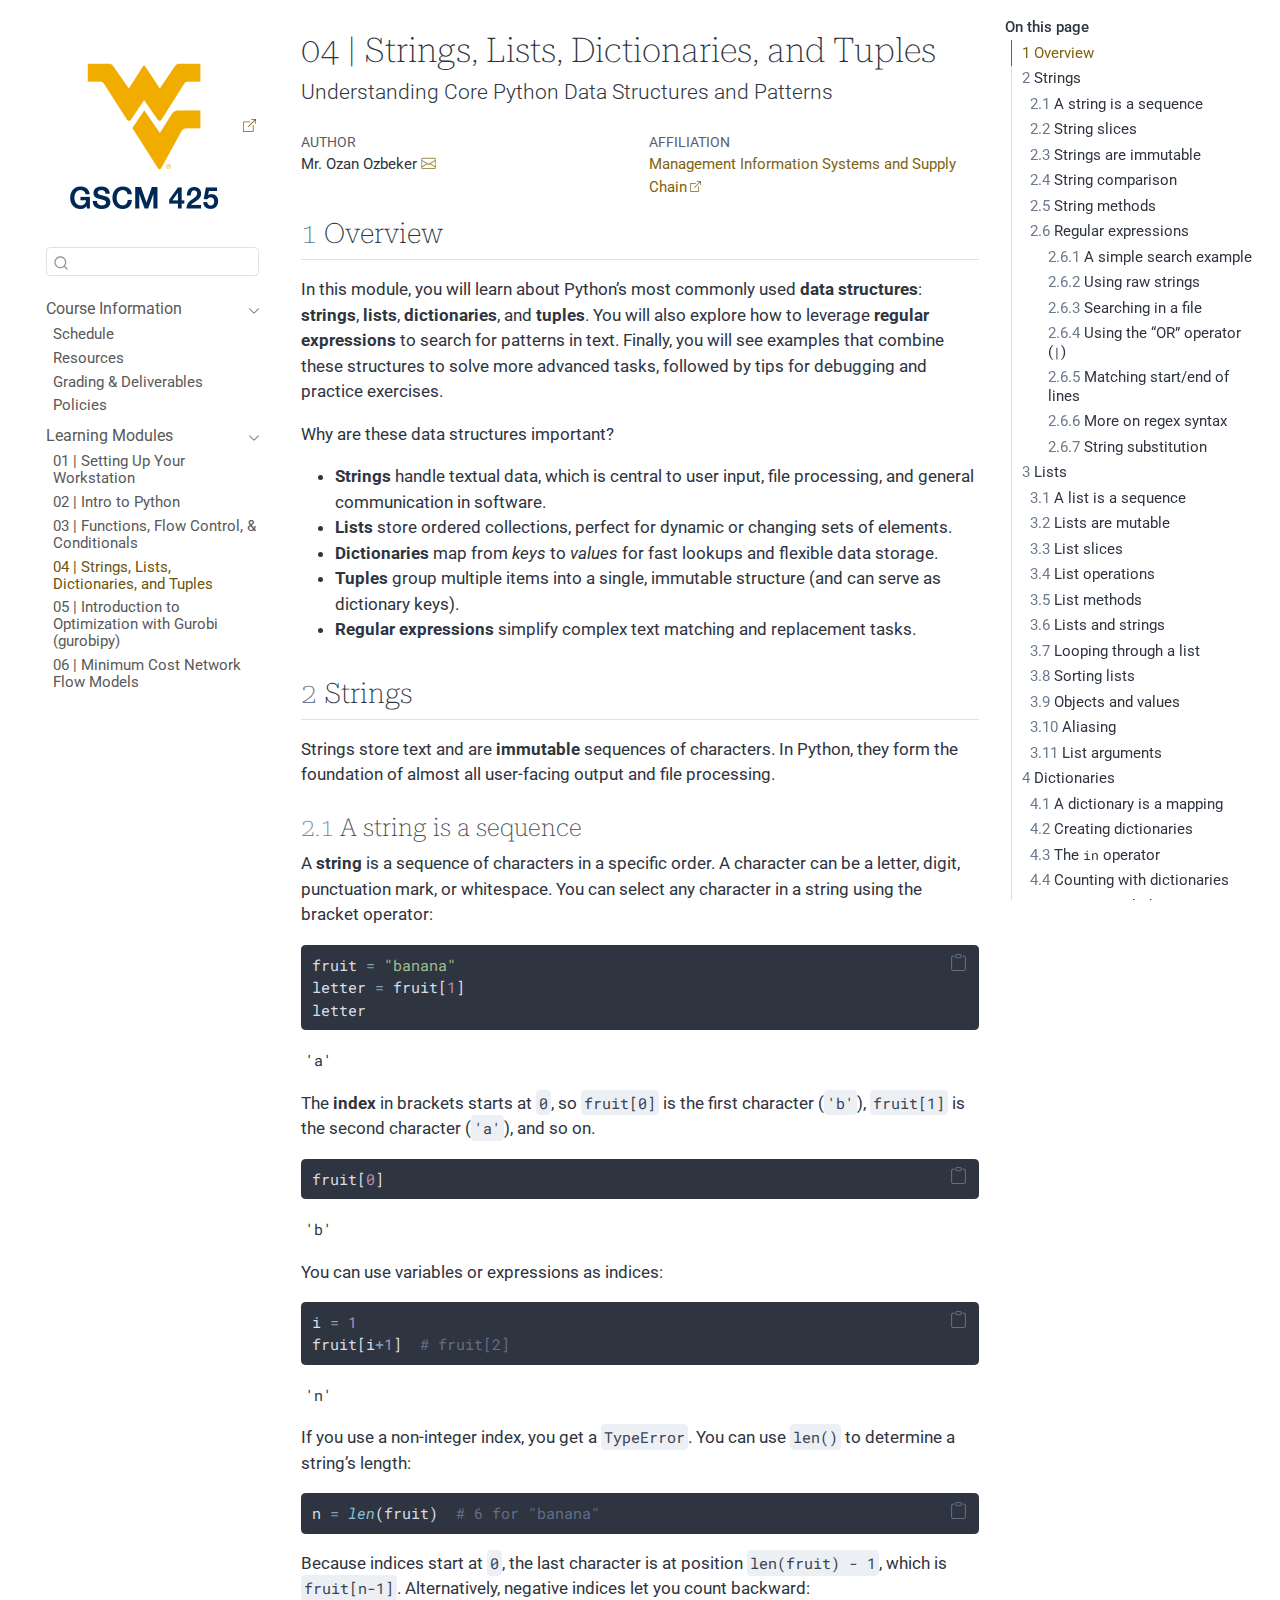
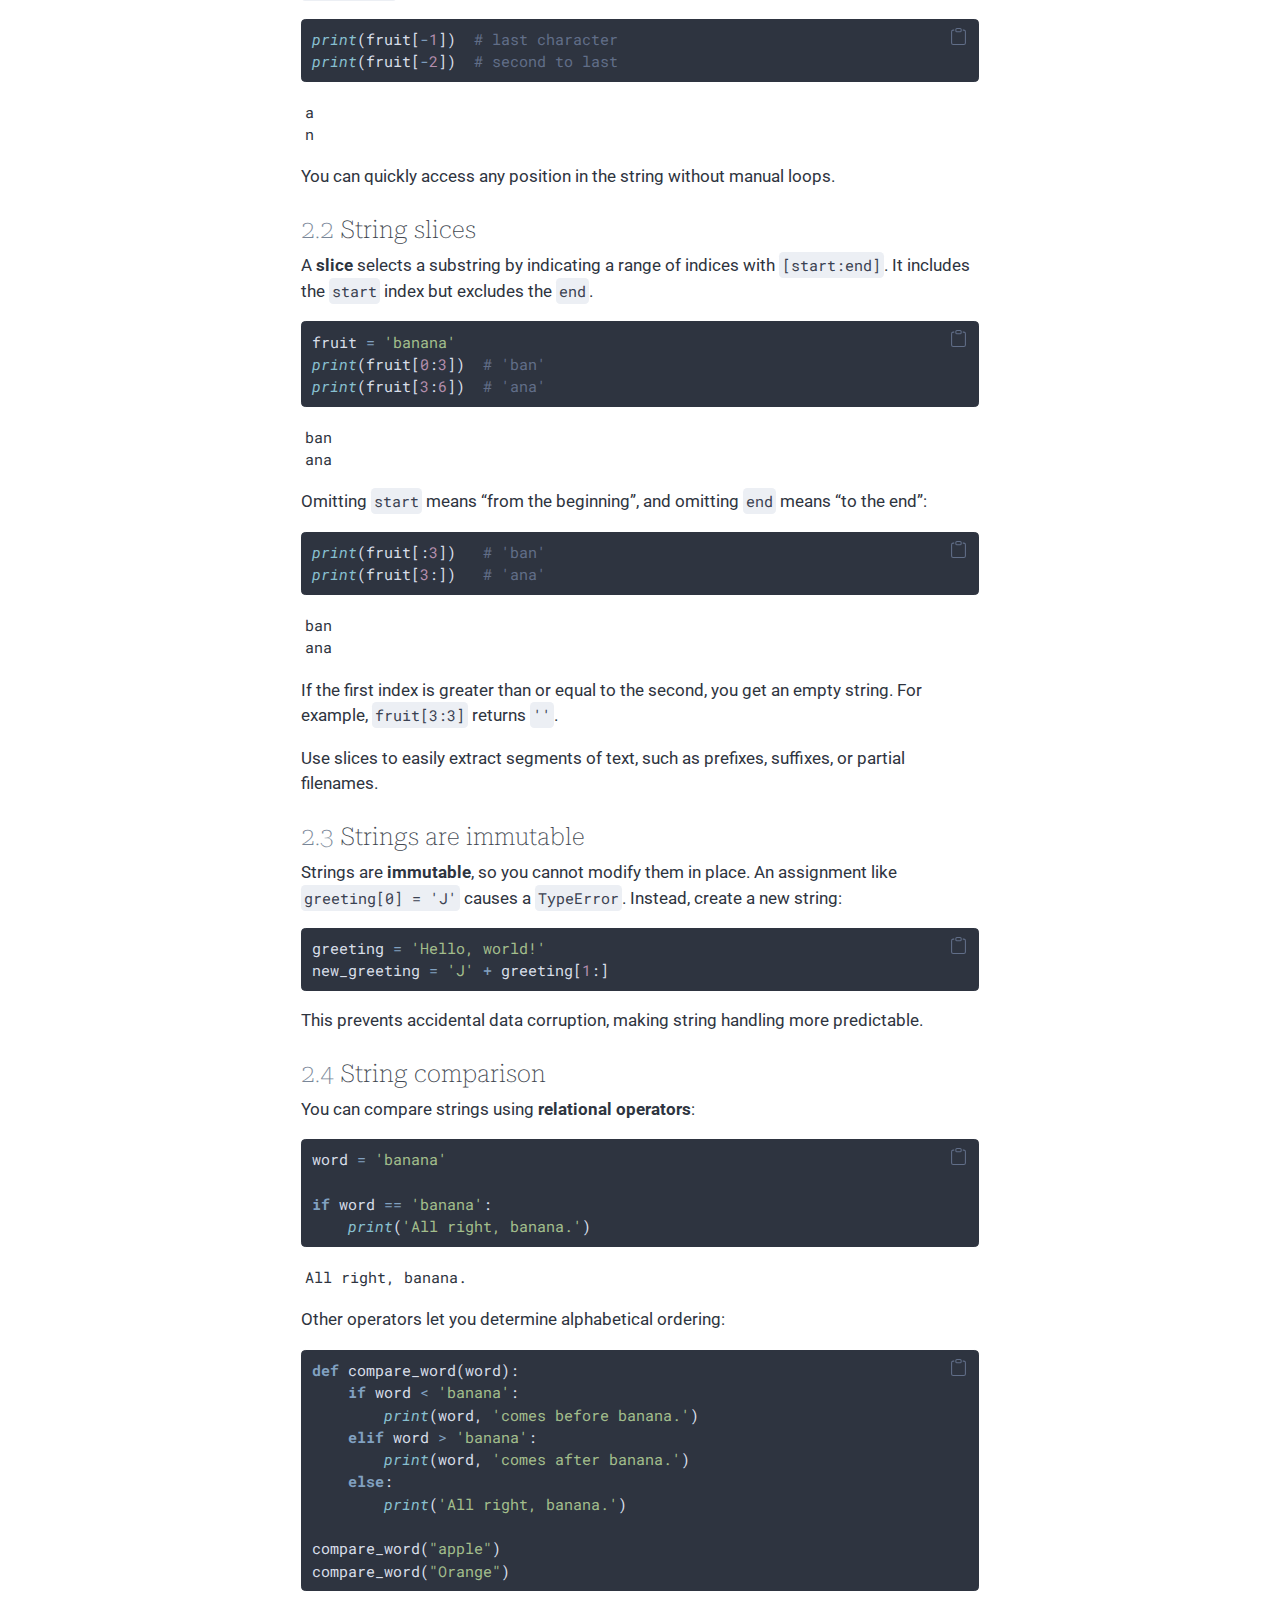
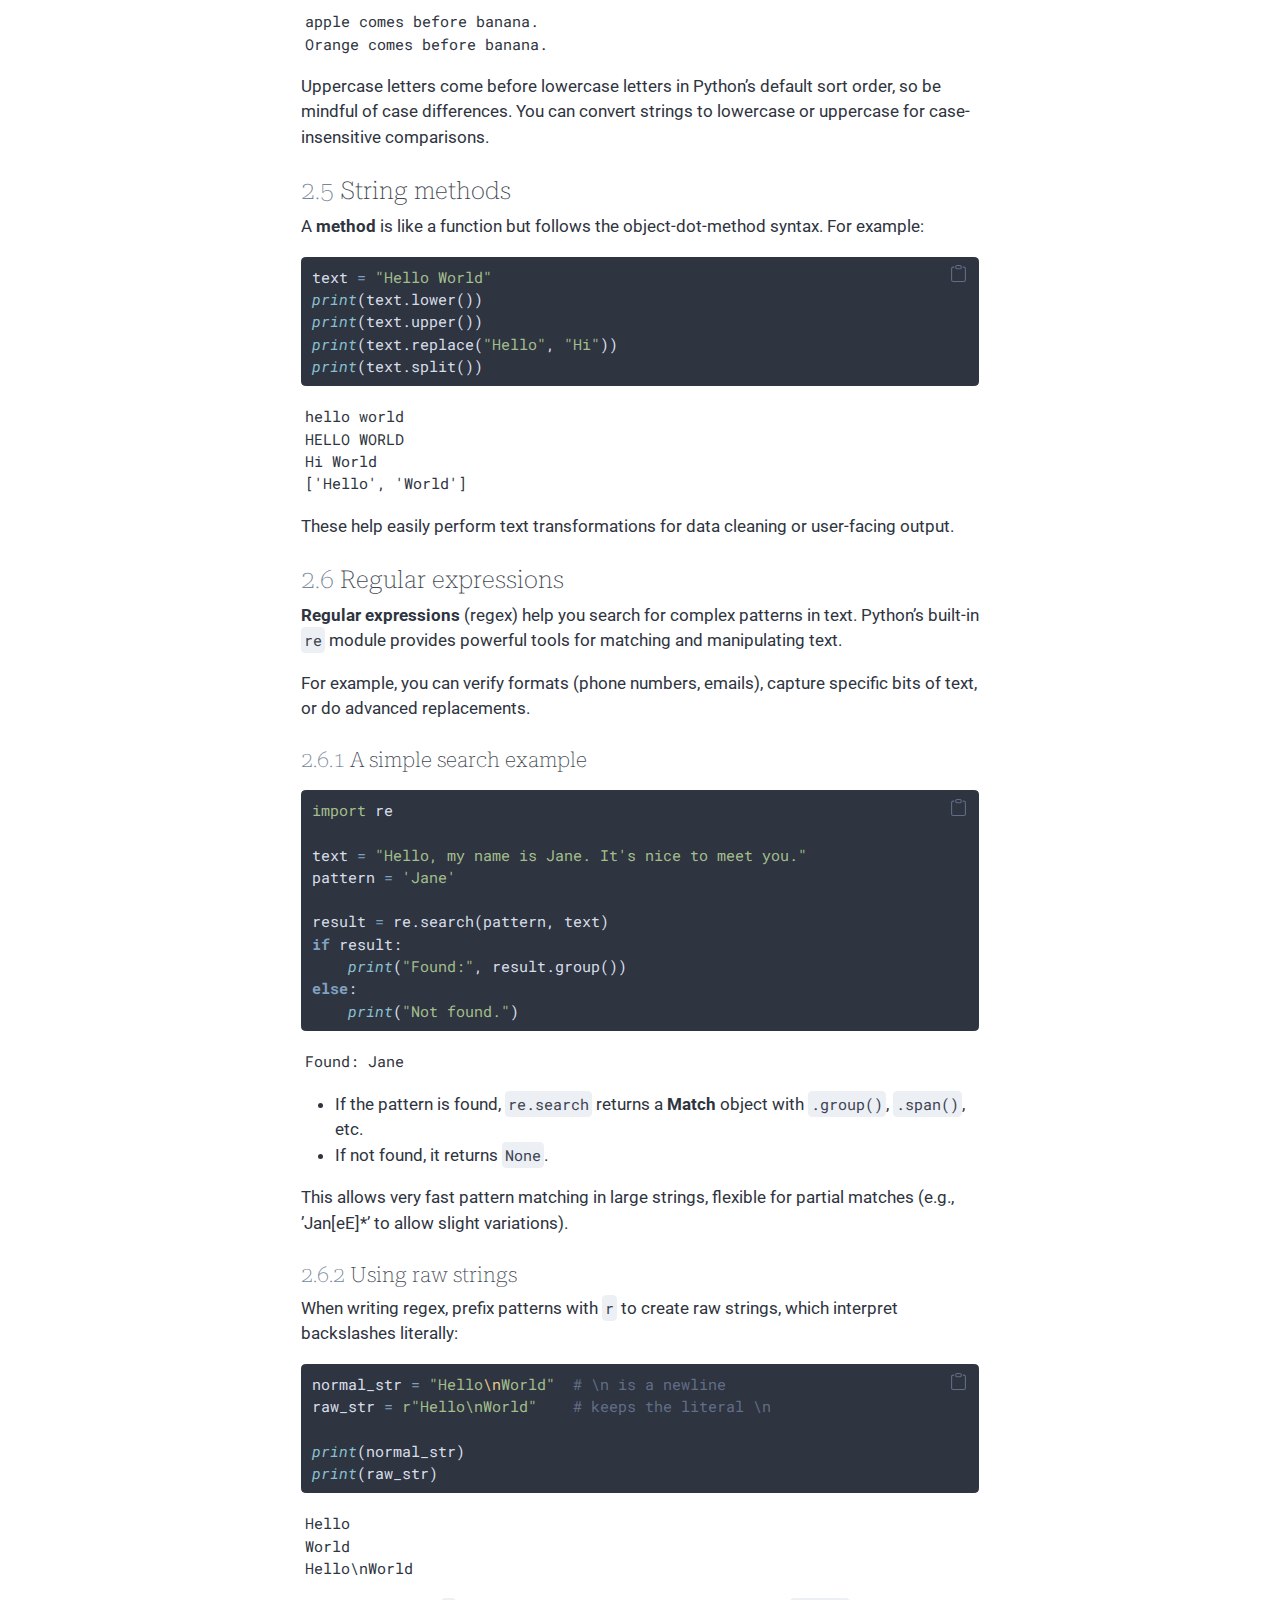
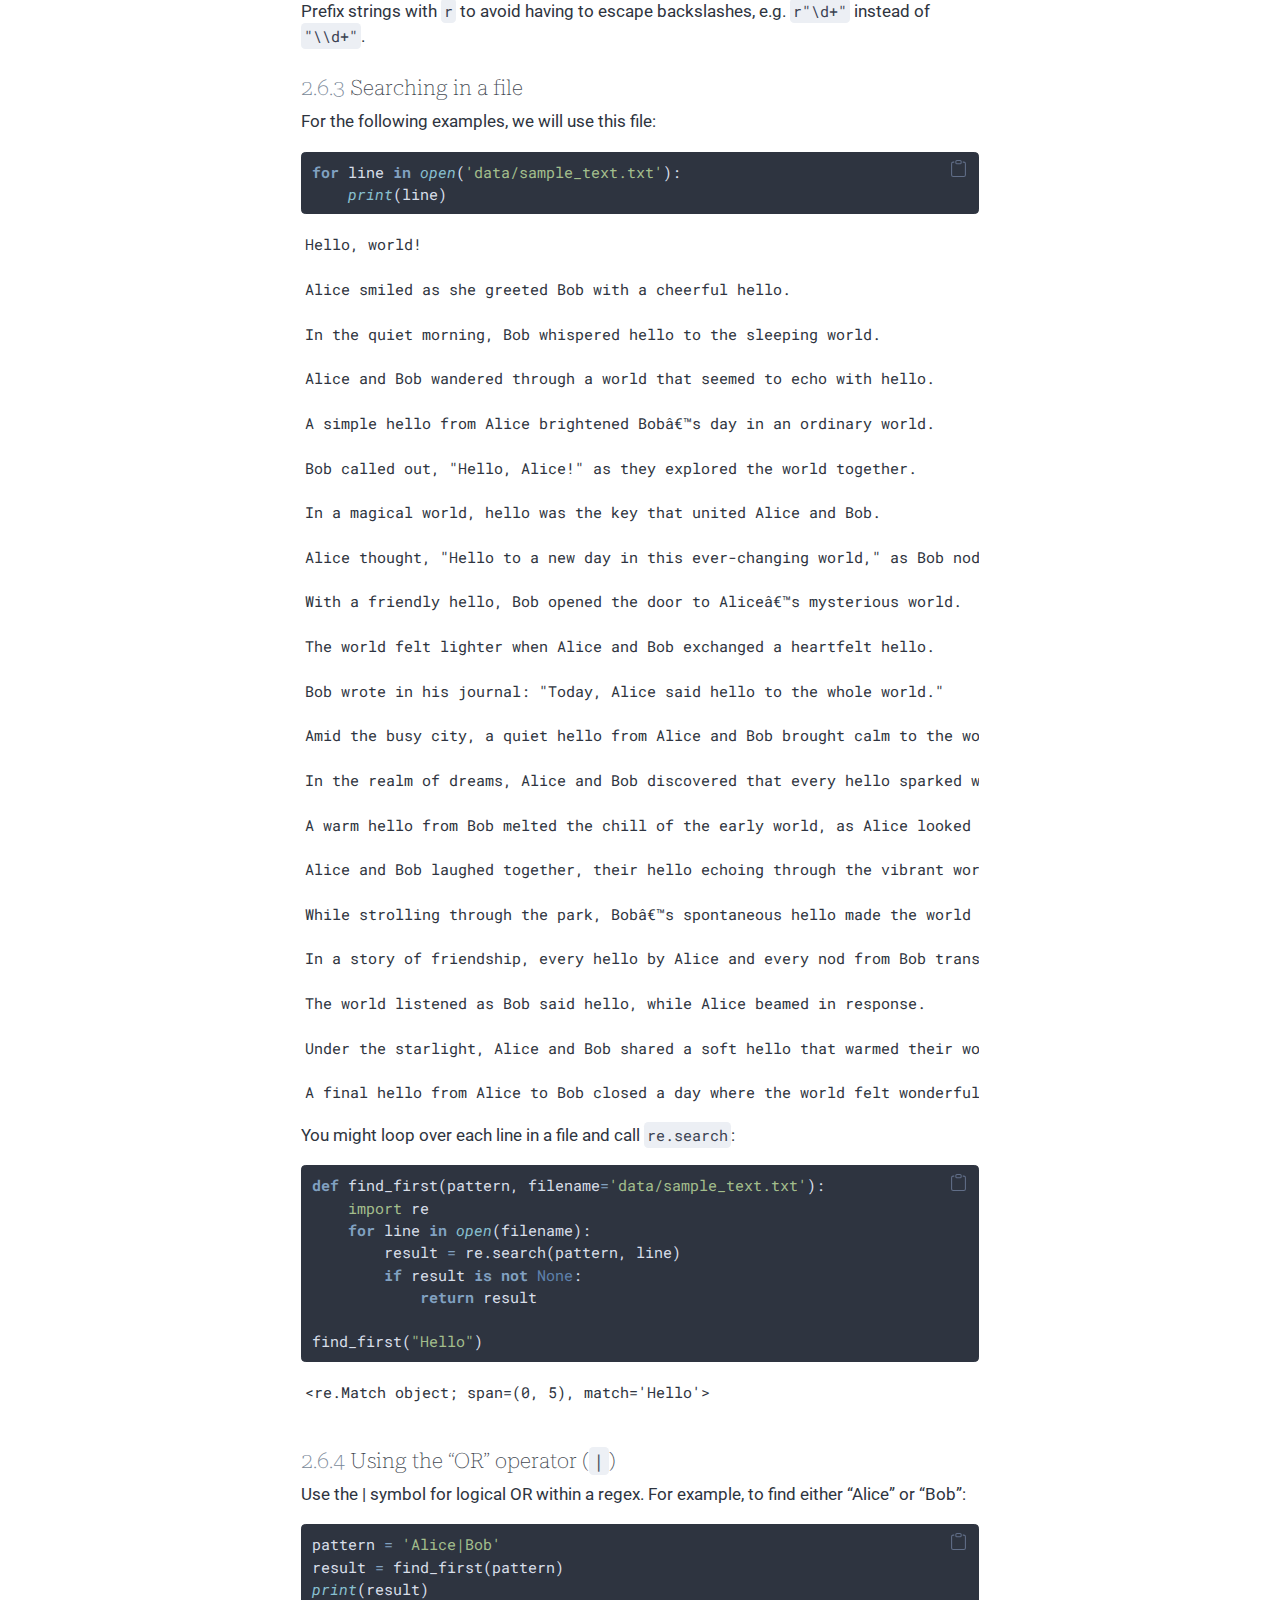
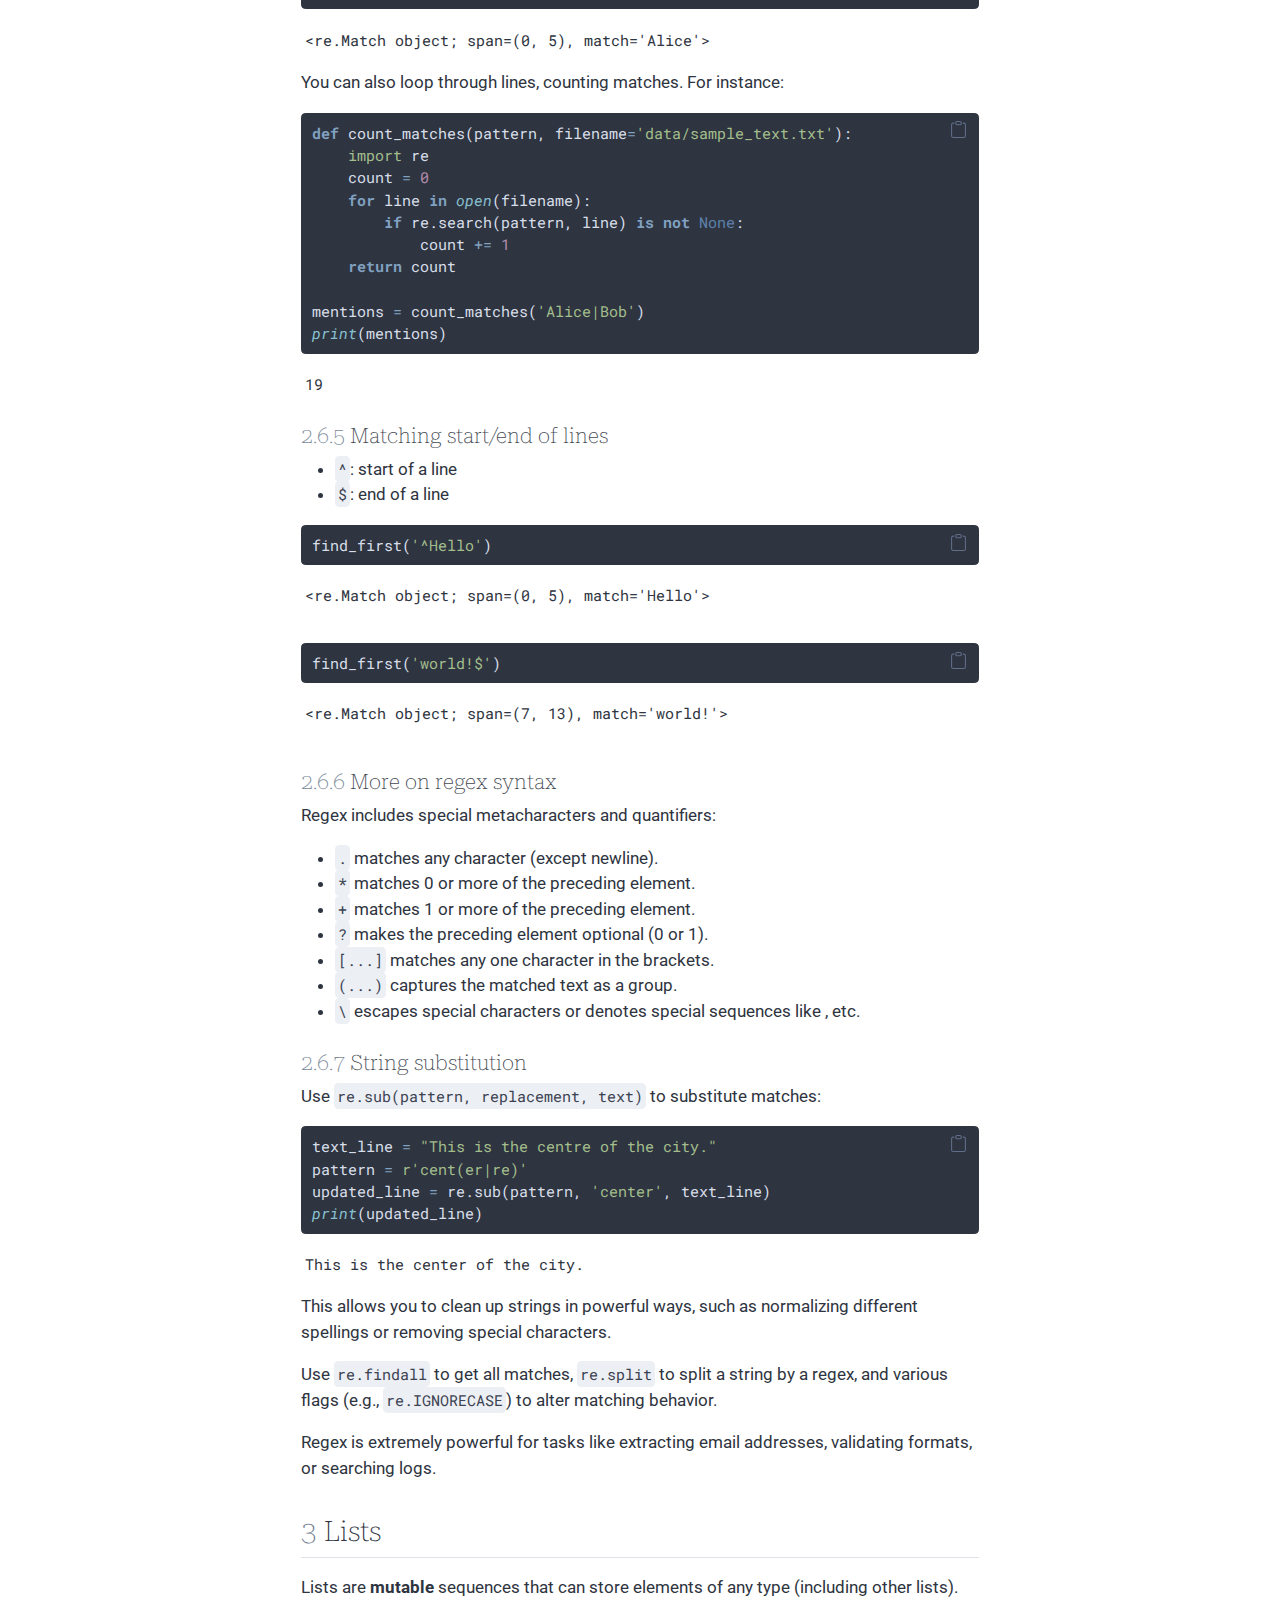
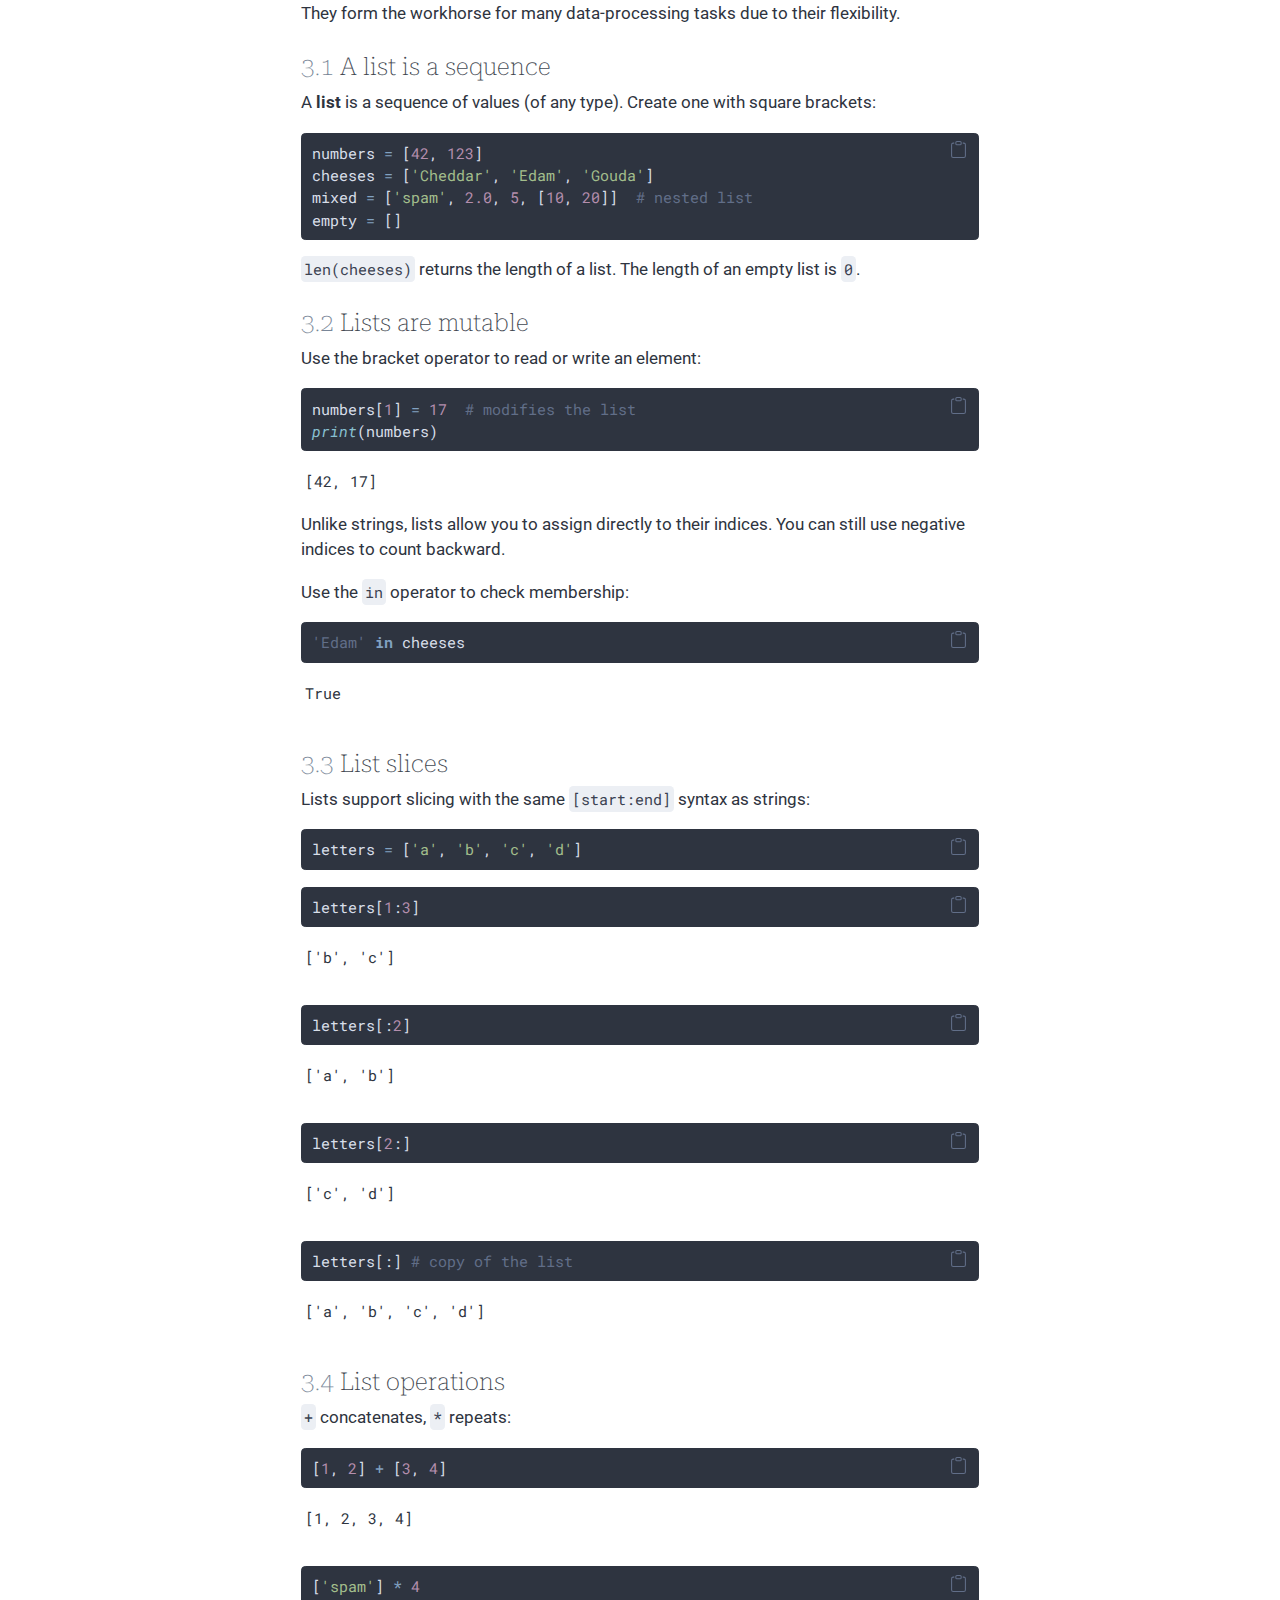
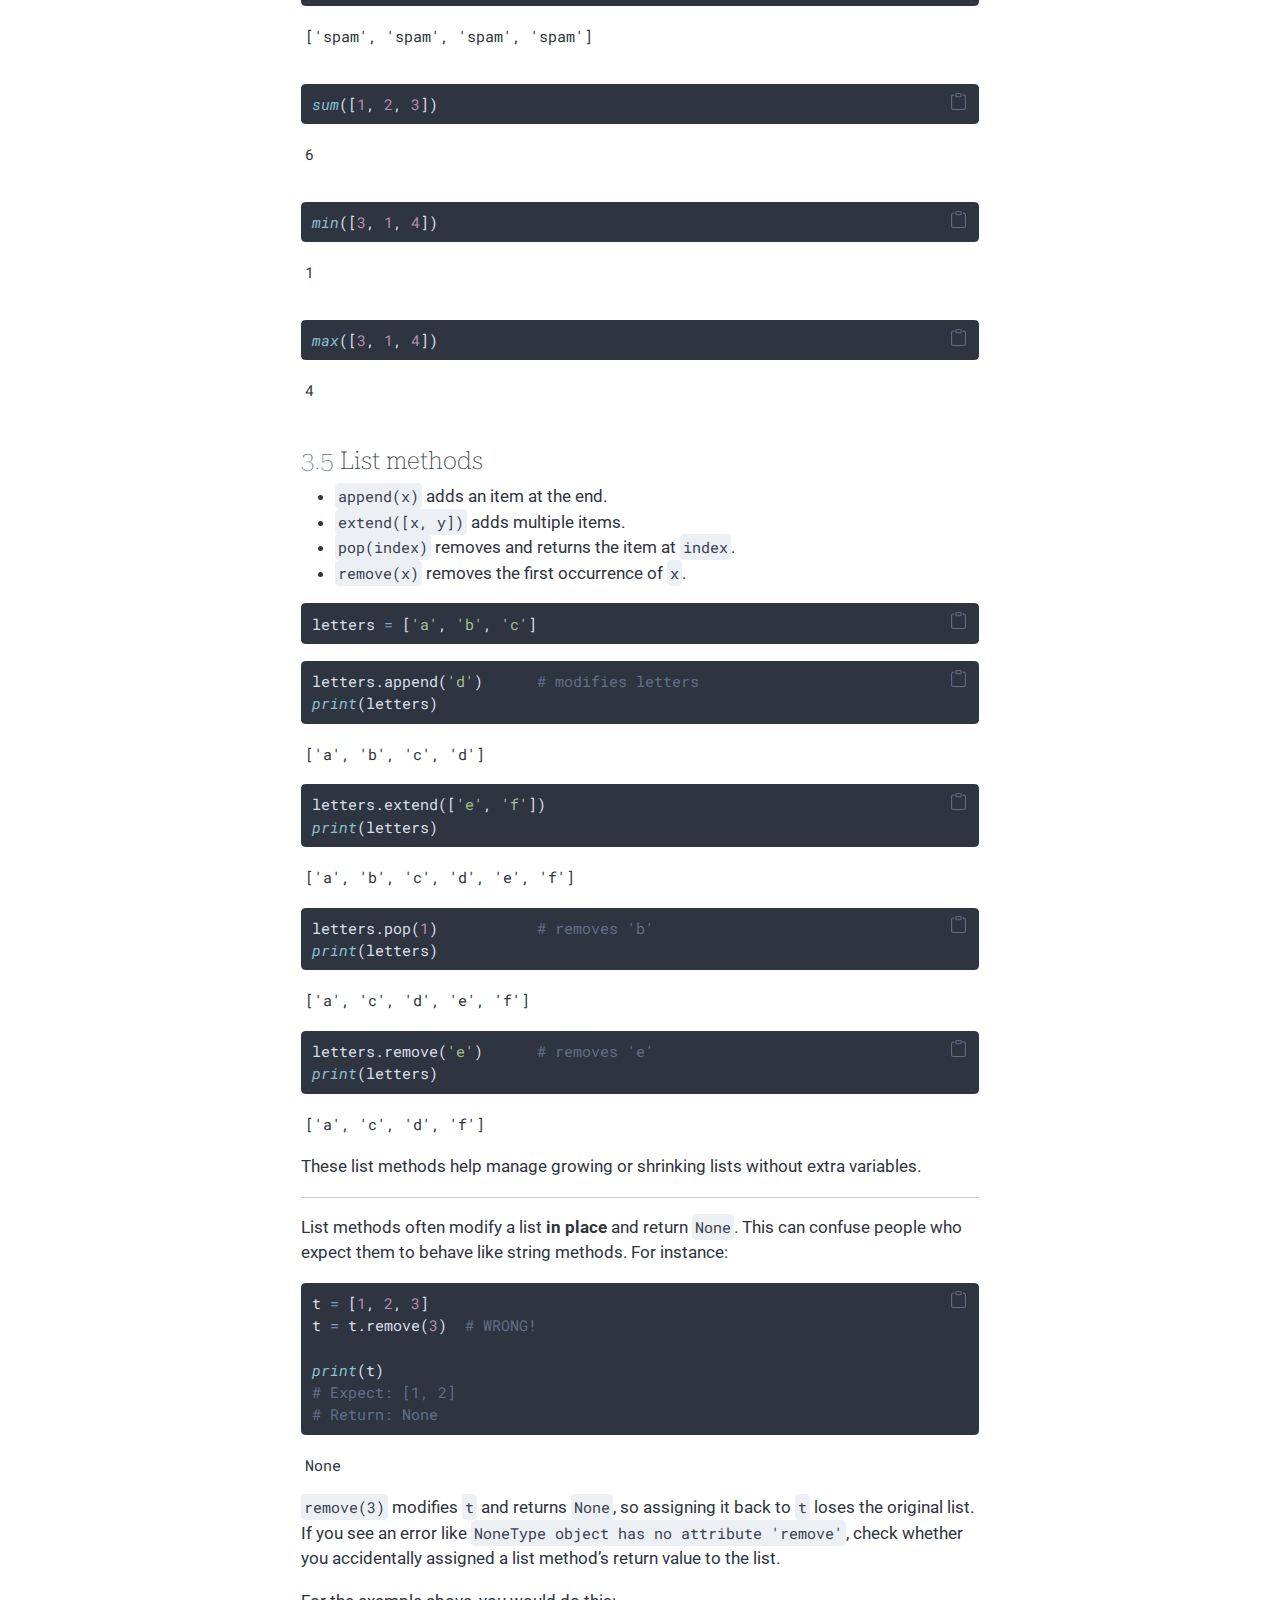
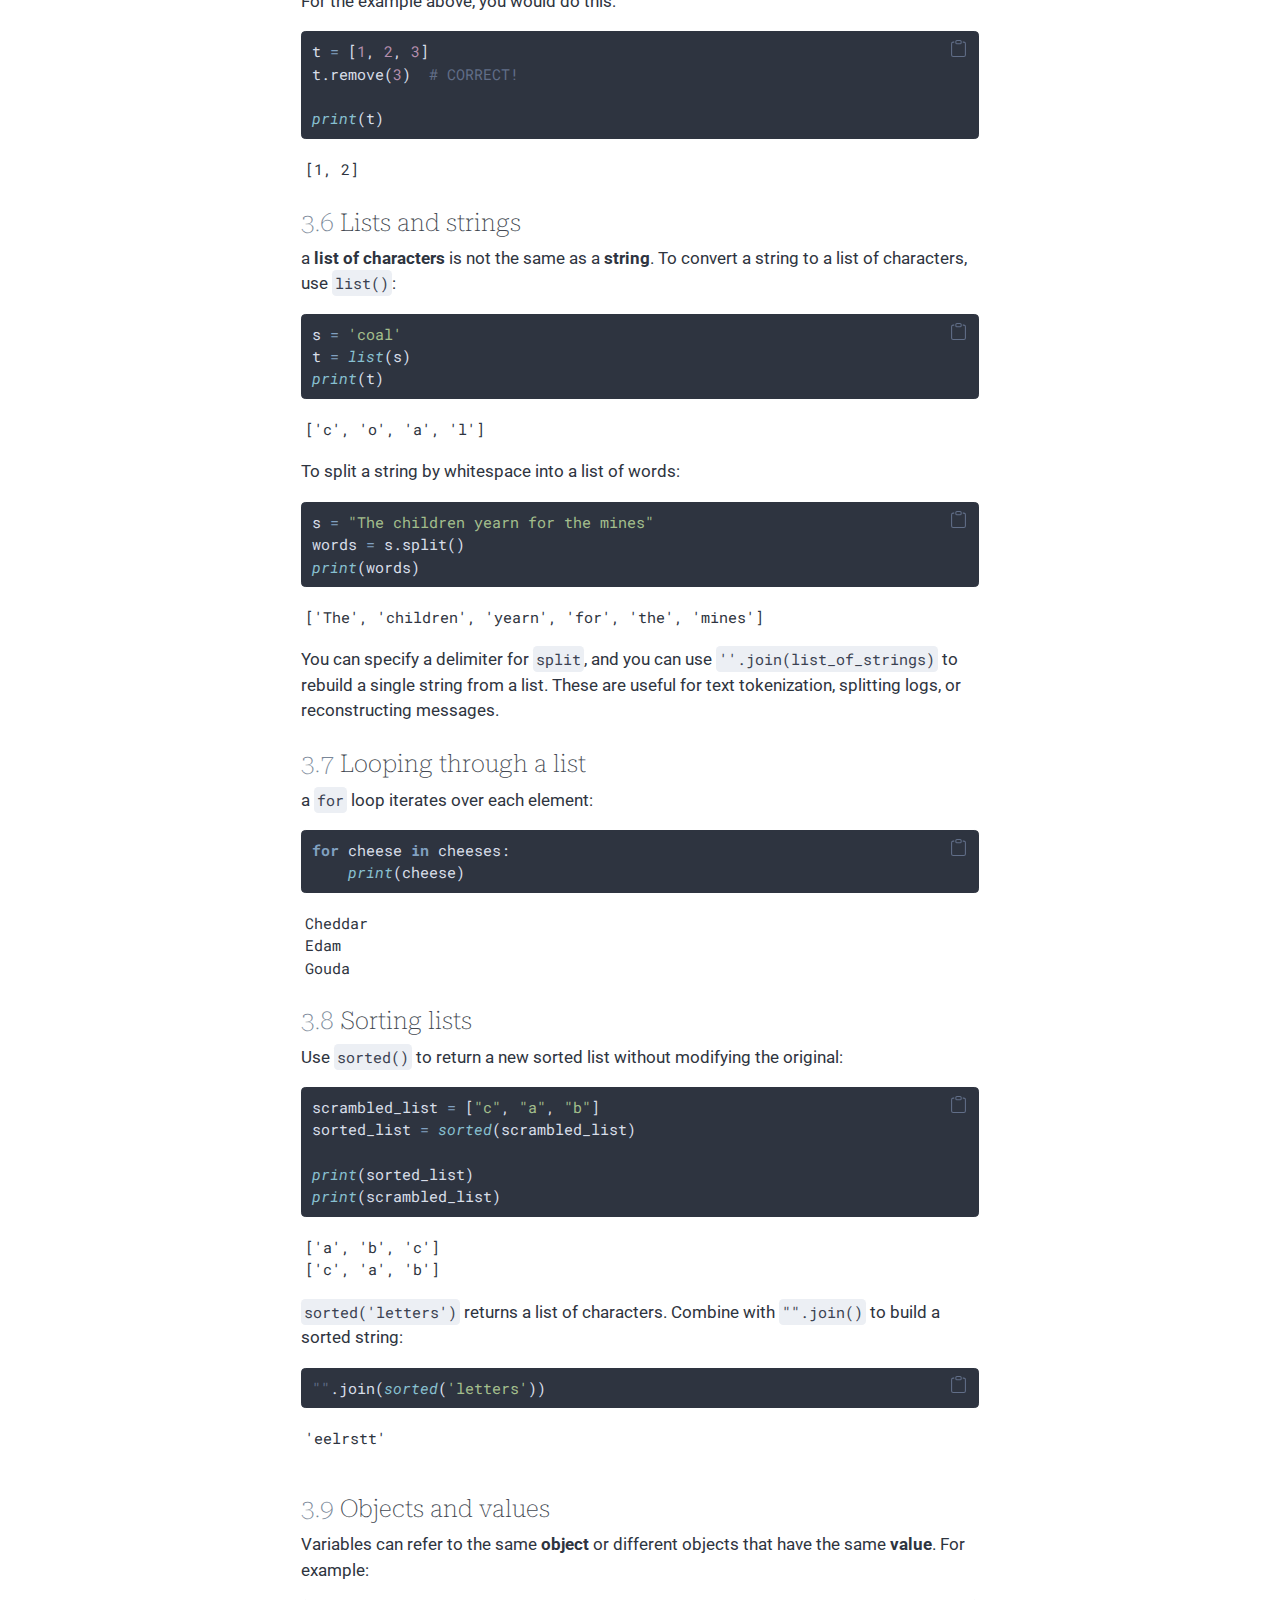
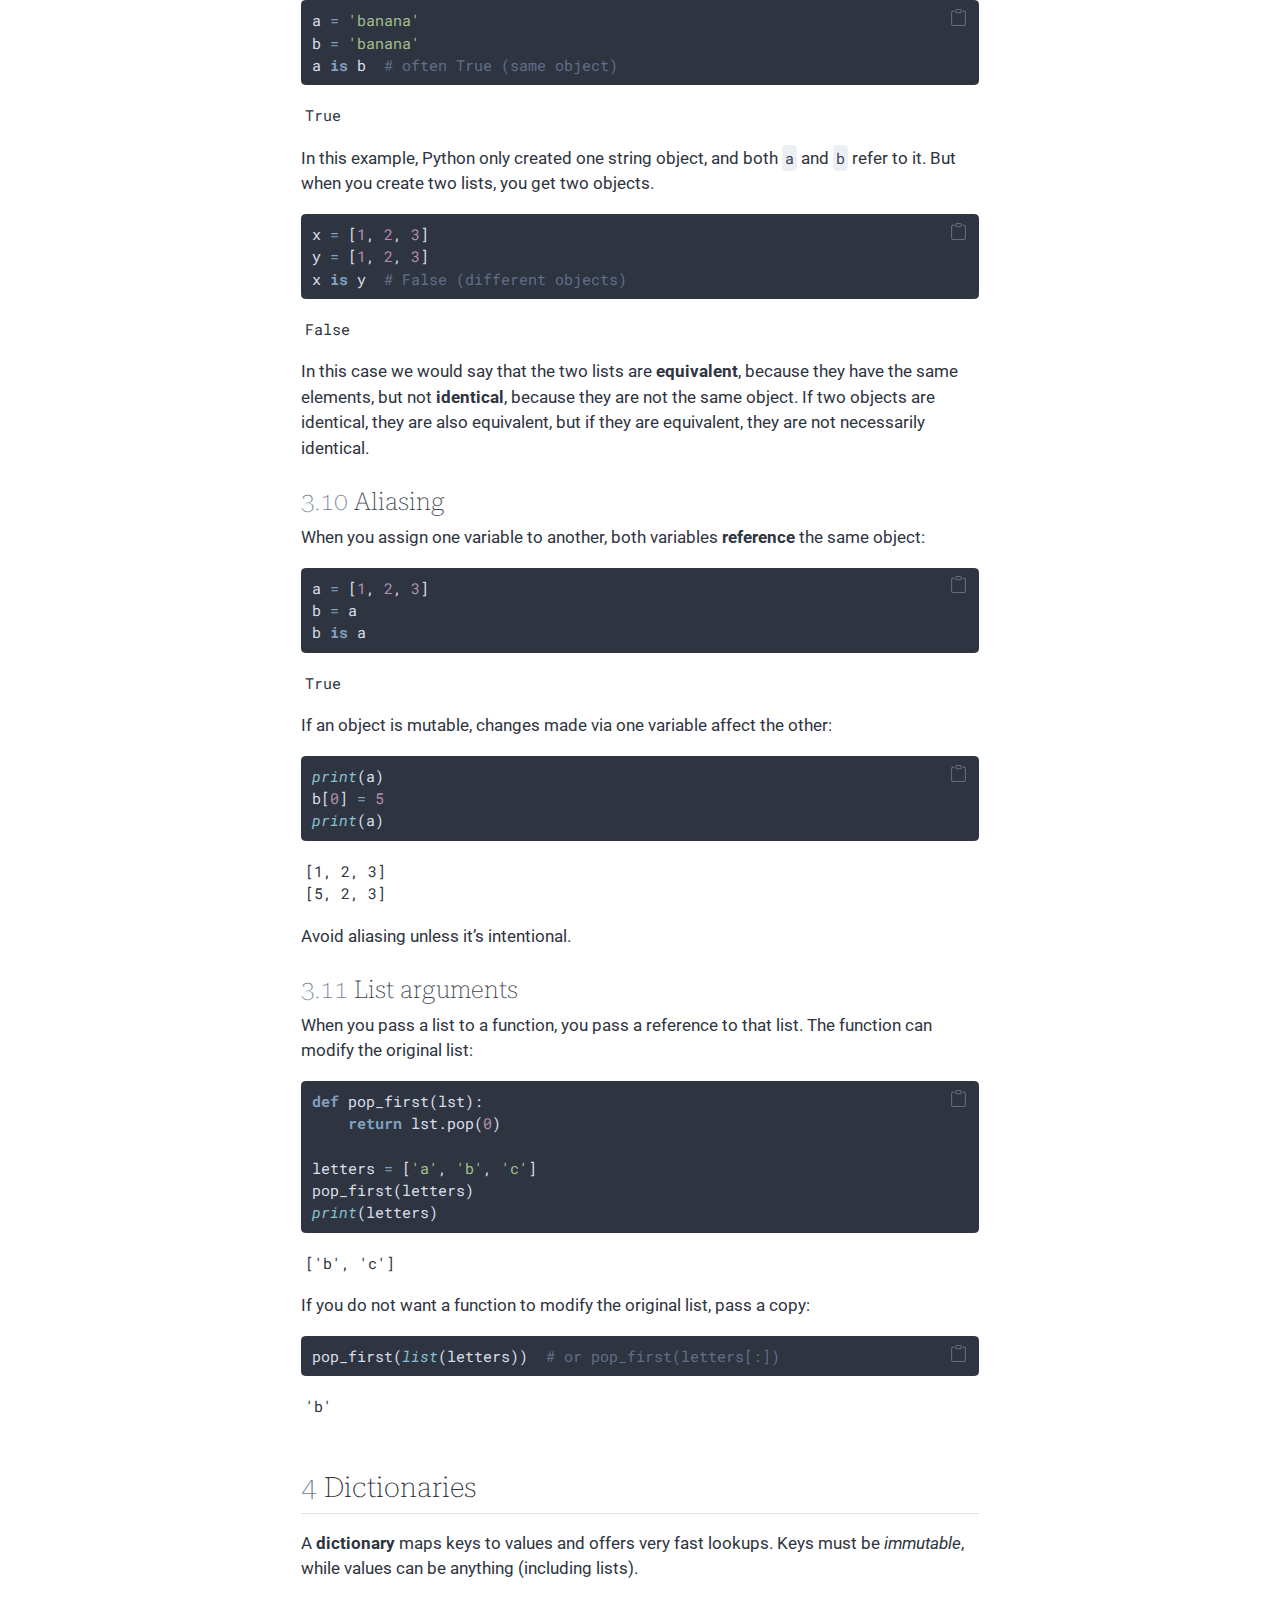
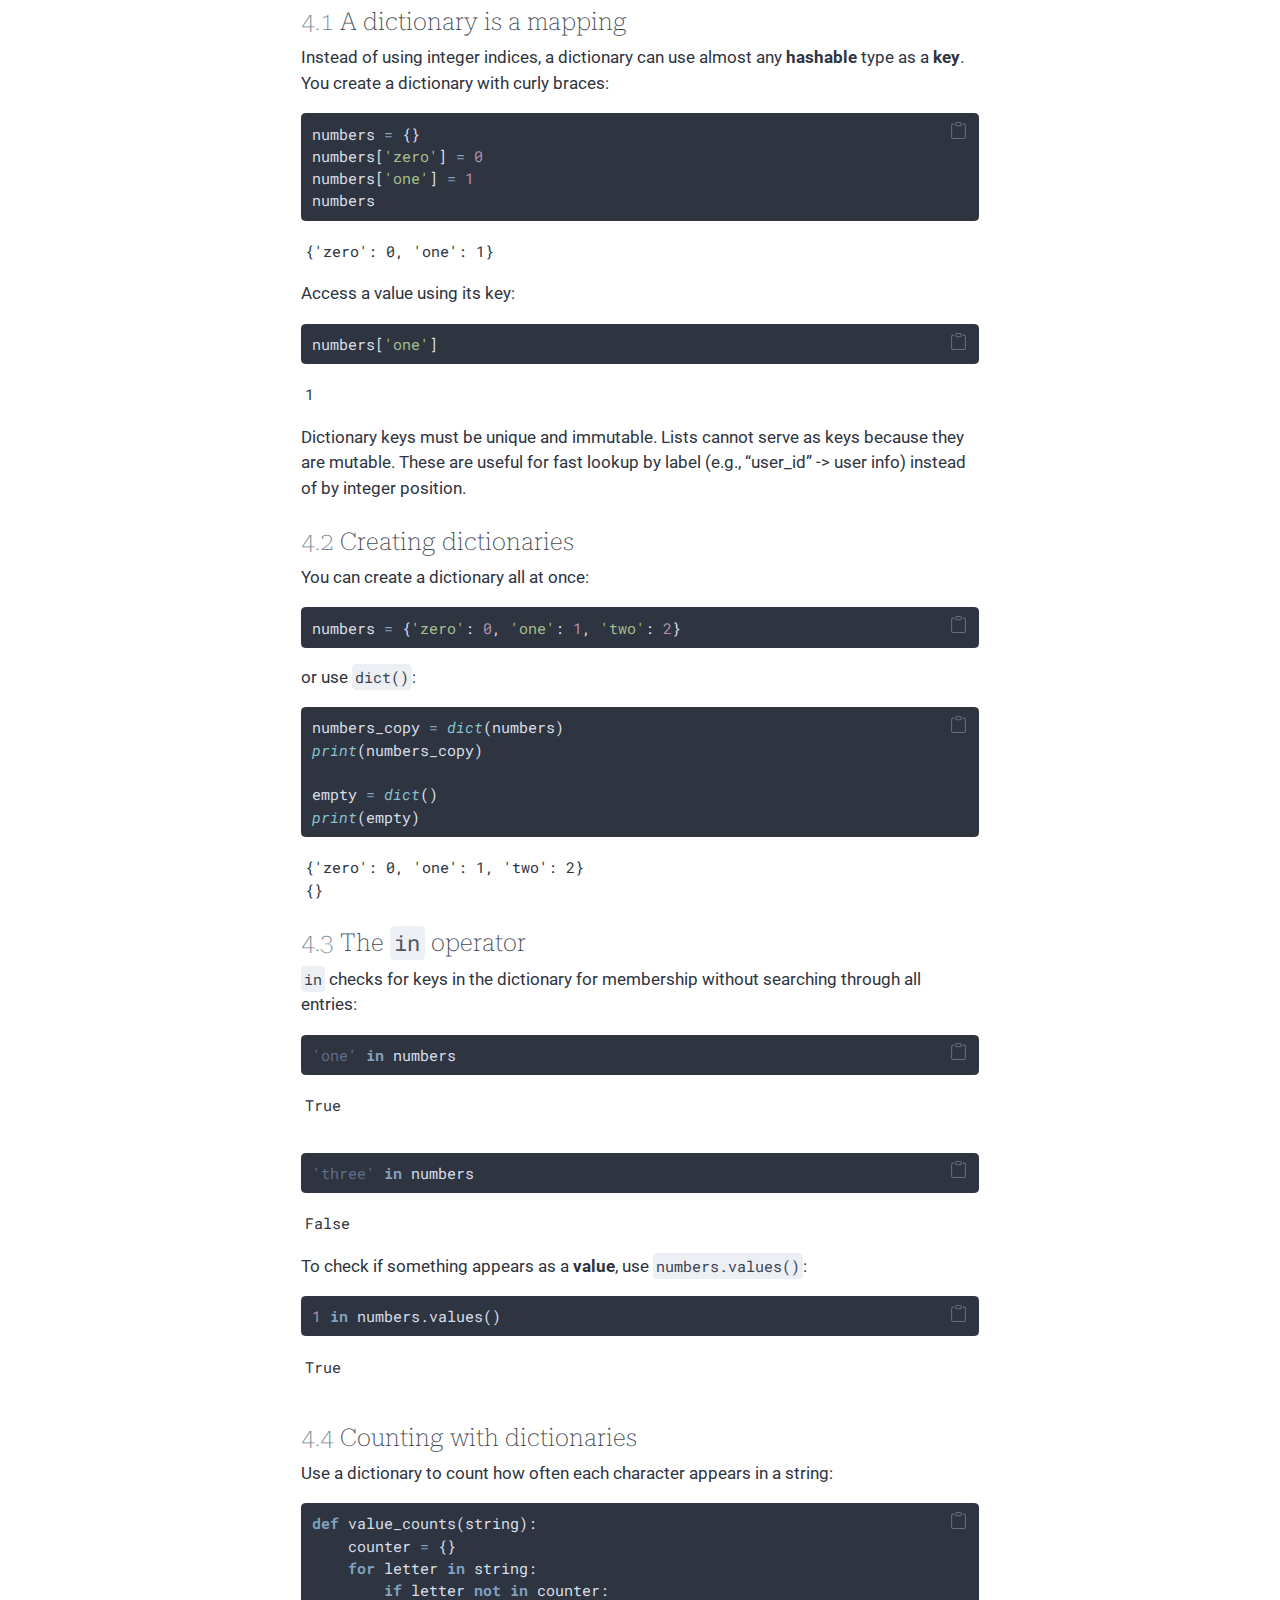
<file: docs/learning-modules/04-data-structures.html>
<!DOCTYPE html>
<html xmlns="http://www.w3.org/1999/xhtml" lang="en" xml:lang="en"><head>

<meta charset="utf-8">
<meta name="generator" content="quarto-1.6.40">

<meta name="viewport" content="width=device-width, initial-scale=1.0, user-scalable=yes">

<meta name="author" content="Mr.&nbsp;Ozan Ozbeker">

<title>04 | Strings, Lists,
Dictionaries, and Tuples – GSCM 425: Supply Chain Network Design</title>
<style>
code{white-space: pre-wrap;}
span.smallcaps{font-variant: small-caps;}
div.columns{display: flex; gap: min(4vw, 1.5em);}
div.column{flex: auto; overflow-x: auto;}
div.hanging-indent{margin-left: 1.5em; text-indent: -1.5em;}
ul.task-list{list-style: none;}
ul.task-list li input[type="checkbox"] {
  width: 0.8em;
  margin: 0 0.8em 0.2em -1em; /* quarto-specific, see https://github.com/quarto-dev/quarto-cli/issues/4556 */ 
  vertical-align: middle;
}
/* CSS for syntax highlighting */
pre > code.sourceCode { white-space: pre; position: relative; }
pre > code.sourceCode > span { line-height: 1.25; }
pre > code.sourceCode > span:empty { height: 1.2em; }
.sourceCode { overflow: visible; }
code.sourceCode > span { color: inherit; text-decoration: inherit; }
div.sourceCode { margin: 1em 0; }
pre.sourceCode { margin: 0; }
@media screen {
div.sourceCode { overflow: auto; }
}
@media print {
pre > code.sourceCode { white-space: pre-wrap; }
pre > code.sourceCode > span { display: inline-block; text-indent: -5em; padding-left: 5em; }
}
pre.numberSource code
  { counter-reset: source-line 0; }
pre.numberSource code > span
  { position: relative; left: -4em; counter-increment: source-line; }
pre.numberSource code > span > a:first-child::before
  { content: counter(source-line);
    position: relative; left: -1em; text-align: right; vertical-align: baseline;
    border: none; display: inline-block;
    -webkit-touch-callout: none; -webkit-user-select: none;
    -khtml-user-select: none; -moz-user-select: none;
    -ms-user-select: none; user-select: none;
    padding: 0 4px; width: 4em;
  }
pre.numberSource { margin-left: 3em;  padding-left: 4px; }
div.sourceCode
  {   }
@media screen {
pre > code.sourceCode > span > a:first-child::before { text-decoration: underline; }
}
</style>


<script src="../site_libs/quarto-nav/quarto-nav.js"></script>
<script src="../site_libs/quarto-nav/headroom.min.js"></script>
<script src="../site_libs/clipboard/clipboard.min.js"></script>
<script src="../site_libs/quarto-search/autocomplete.umd.js"></script>
<script src="../site_libs/quarto-search/fuse.min.js"></script>
<script src="../site_libs/quarto-search/quarto-search.js"></script>
<meta name="quarto:offset" content="../">
<link href="../learning-modules/05-intro-to-gurobipy.html" rel="next">
<link href="../learning-modules/03-functions-flow-control-and-conditionals.html" rel="prev">
<link href="../images/flying-wv-gold.png" rel="icon" type="image/png">
<script src="../site_libs/quarto-html/quarto.js"></script>
<script src="../site_libs/quarto-html/popper.min.js"></script>
<script src="../site_libs/quarto-html/tippy.umd.min.js"></script>
<script src="../site_libs/quarto-html/anchor.min.js"></script>
<link href="../site_libs/quarto-html/tippy.css" rel="stylesheet">
<link href="../site_libs/quarto-html/quarto-syntax-highlighting-fdd8e41e452522482f81c6f67b0e9110.css" rel="stylesheet" id="quarto-text-highlighting-styles">
<script src="../site_libs/bootstrap/bootstrap.min.js"></script>
<link href="../site_libs/bootstrap/bootstrap-icons.css" rel="stylesheet">
<link href="../site_libs/bootstrap/bootstrap-7a1606e66d82e84606b9c82b411ee8d3.min.css" rel="stylesheet" append-hash="true" id="quarto-bootstrap" data-mode="light">
<script id="quarto-search-options" type="application/json">{
  "location": "sidebar",
  "copy-button": false,
  "collapse-after": 3,
  "panel-placement": "start",
  "type": "textbox",
  "limit": 50,
  "keyboard-shortcut": [
    "f",
    "/",
    "s"
  ],
  "show-item-context": false,
  "language": {
    "search-no-results-text": "No results",
    "search-matching-documents-text": "matching documents",
    "search-copy-link-title": "Copy link to search",
    "search-hide-matches-text": "Hide additional matches",
    "search-more-match-text": "more match in this document",
    "search-more-matches-text": "more matches in this document",
    "search-clear-button-title": "Clear",
    "search-text-placeholder": "",
    "search-detached-cancel-button-title": "Cancel",
    "search-submit-button-title": "Submit",
    "search-label": "Search"
  }
}</script>
<style>html{ scroll-behavior: smooth; }</style>


<link rel="stylesheet" href="../styles.css">
</head>

<body class="nav-sidebar floating">

<div id="quarto-search-results"></div>
  <header id="quarto-header" class="headroom fixed-top">
  <nav class="quarto-secondary-nav">
    <div class="container-fluid d-flex">
      <button type="button" class="quarto-btn-toggle btn" data-bs-toggle="collapse" role="button" data-bs-target=".quarto-sidebar-collapse-item" aria-controls="quarto-sidebar" aria-expanded="false" aria-label="Toggle sidebar navigation" onclick="if (window.quartoToggleHeadroom) { window.quartoToggleHeadroom(); }">
        <i class="bi bi-layout-text-sidebar-reverse"></i>
      </button>
        <a class="flex-grow-1 no-decor" role="navigation" data-bs-toggle="collapse" data-bs-target=".quarto-sidebar-collapse-item" aria-controls="quarto-sidebar" aria-expanded="false" aria-label="Toggle sidebar navigation" onclick="if (window.quartoToggleHeadroom) { window.quartoToggleHeadroom(); }">      
          <h1 class="quarto-secondary-nav-title">04 | Strings, Lists, Dictionaries, and Tuples</h1>
        </a>     
      <button type="button" class="btn quarto-search-button" aria-label="Search" onclick="window.quartoOpenSearch();">
        <i class="bi bi-search"></i>
      </button>
    </div>
  </nav>
</header>
<!-- content -->
<div id="quarto-content" class="quarto-container page-columns page-rows-contents page-layout-article">
<!-- sidebar -->
  <nav id="quarto-sidebar" class="sidebar collapse collapse-horizontal quarto-sidebar-collapse-item sidebar-navigation floating overflow-auto">
    <div class="pt-lg-2 mt-2 text-left sidebar-header">
      <a href="../index.html" class="sidebar-logo-link">
      <img src="../images/logo-gscm-425.png" alt="" class="sidebar-logo py-0 d-lg-inline d-none">
      </a>
      </div>
        <div class="mt-2 flex-shrink-0 align-items-center">
        <div class="sidebar-search">
        <div id="quarto-search" class="" title="Search"></div>
        </div>
        </div>
    <div class="sidebar-menu-container"> 
    <ul class="list-unstyled mt-1">
        <li class="sidebar-item sidebar-item-section">
      <div class="sidebar-item-container"> 
            <a class="sidebar-item-text sidebar-link text-start" data-bs-toggle="collapse" data-bs-target="#quarto-sidebar-section-1" role="navigation" aria-expanded="true">
 <span class="menu-text">Course
Information</span></a>
          <a class="sidebar-item-toggle text-start" data-bs-toggle="collapse" data-bs-target="#quarto-sidebar-section-1" role="navigation" aria-expanded="true" aria-label="Toggle section">
            <i class="bi bi-chevron-right ms-2"></i>
          </a> 
      </div>
      <ul id="quarto-sidebar-section-1" class="collapse list-unstyled sidebar-section depth1 show">  
          <li class="sidebar-item">
  <div class="sidebar-item-container"> 
  <a href="../course-information/schedule.html" class="sidebar-item-text sidebar-link">
 <span class="menu-text">Schedule</span></a>
  </div>
</li>
          <li class="sidebar-item">
  <div class="sidebar-item-container"> 
  <a href="../course-information/resources.html" class="sidebar-item-text sidebar-link">
 <span class="menu-text">Resources</span></a>
  </div>
</li>
          <li class="sidebar-item">
  <div class="sidebar-item-container"> 
  <a href="../course-information/grading-and-deliverables.html" class="sidebar-item-text sidebar-link">
 <span class="menu-text">Grading &amp; Deliverables</span></a>
  </div>
</li>
          <li class="sidebar-item">
  <div class="sidebar-item-container"> 
  <a href="../course-information/policies.html" class="sidebar-item-text sidebar-link">
 <span class="menu-text">Policies</span></a>
  </div>
</li>
      </ul>
  </li>
        <li class="sidebar-item sidebar-item-section">
      <div class="sidebar-item-container"> 
            <a class="sidebar-item-text sidebar-link text-start" data-bs-toggle="collapse" data-bs-target="#quarto-sidebar-section-2" role="navigation" aria-expanded="true">
 <span class="menu-text">Learning
Modules</span></a>
          <a class="sidebar-item-toggle text-start" data-bs-toggle="collapse" data-bs-target="#quarto-sidebar-section-2" role="navigation" aria-expanded="true" aria-label="Toggle section">
            <i class="bi bi-chevron-right ms-2"></i>
          </a> 
      </div>
      <ul id="quarto-sidebar-section-2" class="collapse list-unstyled sidebar-section depth1 show">  
          <li class="sidebar-item">
  <div class="sidebar-item-container"> 
  <a href="../learning-modules/01-setting-up-your-workstation.html" class="sidebar-item-text sidebar-link">
 <span class="menu-text">01
| Setting Up Your Workstation</span></a>
  </div>
</li>
          <li class="sidebar-item">
  <div class="sidebar-item-container"> 
  <a href="../learning-modules/02-intro-to-python.html" class="sidebar-item-text sidebar-link">
 <span class="menu-text">02
| Intro to Python</span></a>
  </div>
</li>
          <li class="sidebar-item">
  <div class="sidebar-item-container"> 
  <a href="../learning-modules/03-functions-flow-control-and-conditionals.html" class="sidebar-item-text sidebar-link">
 <span class="menu-text">03 | Functions, Flow Control, &amp; Conditionals</span></a>
  </div>
</li>
          <li class="sidebar-item">
  <div class="sidebar-item-container"> 
  <a href="../learning-modules/04-data-structures.html" class="sidebar-item-text sidebar-link active">
 <span class="menu-text">04
| Strings, Lists, Dictionaries, and Tuples</span></a>
  </div>
</li>
          <li class="sidebar-item">
  <div class="sidebar-item-container"> 
  <a href="../learning-modules/05-intro-to-gurobipy.html" class="sidebar-item-text sidebar-link">
 <span class="menu-text">05
| Introduction to Optimization with Gurobi (gurobipy)</span></a>
  </div>
</li>
          <li class="sidebar-item">
  <div class="sidebar-item-container"> 
  <a href="../learning-modules/06-minimum-cost-network-flow-modeling.html" class="sidebar-item-text sidebar-link">
 <span class="menu-text">06
| Minimum Cost Network Flow Models</span></a>
  </div>
</li>
      </ul>
  </li>
    </ul>
    </div>
</nav>
<div id="quarto-sidebar-glass" class="quarto-sidebar-collapse-item" data-bs-toggle="collapse" data-bs-target=".quarto-sidebar-collapse-item"></div>
<!-- margin-sidebar -->
    <div id="quarto-margin-sidebar" class="sidebar margin-sidebar">
        <nav id="TOC" role="doc-toc" class="toc-active" data-toc-expanded="99">
    <h2 id="toc-title">On this page</h2>
   
  <ul>
  <li><a href="#overview" id="toc-overview" class="nav-link active" data-scroll-target="#overview"><span class="header-section-number">1</span> Overview</a></li>
  <li><a href="#strings" id="toc-strings" class="nav-link" data-scroll-target="#strings"><span class="header-section-number">2</span> Strings</a>
  <ul>
  <li><a href="#a-string-is-a-sequence" id="toc-a-string-is-a-sequence" class="nav-link" data-scroll-target="#a-string-is-a-sequence"><span class="header-section-number">2.1</span> A string is a
  sequence</a></li>
  <li><a href="#string-slices" id="toc-string-slices" class="nav-link" data-scroll-target="#string-slices"><span class="header-section-number">2.2</span> String slices</a></li>
  <li><a href="#strings-are-immutable" id="toc-strings-are-immutable" class="nav-link" data-scroll-target="#strings-are-immutable"><span class="header-section-number">2.3</span> Strings are
  immutable</a></li>
  <li><a href="#string-comparison" id="toc-string-comparison" class="nav-link" data-scroll-target="#string-comparison"><span class="header-section-number">2.4</span> String comparison</a></li>
  <li><a href="#string-methods" id="toc-string-methods" class="nav-link" data-scroll-target="#string-methods"><span class="header-section-number">2.5</span> String methods</a></li>
  <li><a href="#regular-expressions" id="toc-regular-expressions" class="nav-link" data-scroll-target="#regular-expressions"><span class="header-section-number">2.6</span> Regular expressions</a>
  <ul class="collapse">
  <li><a href="#a-simple-search-example" id="toc-a-simple-search-example" class="nav-link" data-scroll-target="#a-simple-search-example"><span class="header-section-number">2.6.1</span> A simple search
  example</a></li>
  <li><a href="#using-raw-strings" id="toc-using-raw-strings" class="nav-link" data-scroll-target="#using-raw-strings"><span class="header-section-number">2.6.2</span> Using raw strings</a></li>
  <li><a href="#searching-in-a-file" id="toc-searching-in-a-file" class="nav-link" data-scroll-target="#searching-in-a-file"><span class="header-section-number">2.6.3</span> Searching in a
  file</a></li>
  <li><a href="#using-the-or-operator" id="toc-using-the-or-operator" class="nav-link" data-scroll-target="#using-the-or-operator"><span class="header-section-number">2.6.4</span> Using the “OR” operator
  (<code>|</code>)</a></li>
  <li><a href="#matching-startend-of-lines" id="toc-matching-startend-of-lines" class="nav-link" data-scroll-target="#matching-startend-of-lines"><span class="header-section-number">2.6.5</span> Matching start/end of
  lines</a></li>
  <li><a href="#more-on-regex-syntax" id="toc-more-on-regex-syntax" class="nav-link" data-scroll-target="#more-on-regex-syntax"><span class="header-section-number">2.6.6</span> More on regex
  syntax</a></li>
  <li><a href="#string-substitution" id="toc-string-substitution" class="nav-link" data-scroll-target="#string-substitution"><span class="header-section-number">2.6.7</span> String
  substitution</a></li>
  </ul></li>
  </ul></li>
  <li><a href="#lists" id="toc-lists" class="nav-link" data-scroll-target="#lists"><span class="header-section-number">3</span> Lists</a>
  <ul>
  <li><a href="#a-list-is-a-sequence" id="toc-a-list-is-a-sequence" class="nav-link" data-scroll-target="#a-list-is-a-sequence"><span class="header-section-number">3.1</span> A list is a sequence</a></li>
  <li><a href="#lists-are-mutable" id="toc-lists-are-mutable" class="nav-link" data-scroll-target="#lists-are-mutable"><span class="header-section-number">3.2</span> Lists are mutable</a></li>
  <li><a href="#list-slices" id="toc-list-slices" class="nav-link" data-scroll-target="#list-slices"><span class="header-section-number">3.3</span> List slices</a></li>
  <li><a href="#list-operations" id="toc-list-operations" class="nav-link" data-scroll-target="#list-operations"><span class="header-section-number">3.4</span> List operations</a></li>
  <li><a href="#list-methods" id="toc-list-methods" class="nav-link" data-scroll-target="#list-methods"><span class="header-section-number">3.5</span> List methods</a></li>
  <li><a href="#lists-and-strings" id="toc-lists-and-strings" class="nav-link" data-scroll-target="#lists-and-strings"><span class="header-section-number">3.6</span> Lists and strings</a></li>
  <li><a href="#looping-through-a-list" id="toc-looping-through-a-list" class="nav-link" data-scroll-target="#looping-through-a-list"><span class="header-section-number">3.7</span> Looping through a
  list</a></li>
  <li><a href="#sorting-lists" id="toc-sorting-lists" class="nav-link" data-scroll-target="#sorting-lists"><span class="header-section-number">3.8</span> Sorting lists</a></li>
  <li><a href="#objects-and-values" id="toc-objects-and-values" class="nav-link" data-scroll-target="#objects-and-values"><span class="header-section-number">3.9</span> Objects and values</a></li>
  <li><a href="#aliasing" id="toc-aliasing" class="nav-link" data-scroll-target="#aliasing"><span class="header-section-number">3.10</span> Aliasing</a></li>
  <li><a href="#list-arguments" id="toc-list-arguments" class="nav-link" data-scroll-target="#list-arguments"><span class="header-section-number">3.11</span> List arguments</a></li>
  </ul></li>
  <li><a href="#dictionaries" id="toc-dictionaries" class="nav-link" data-scroll-target="#dictionaries"><span class="header-section-number">4</span> Dictionaries</a>
  <ul>
  <li><a href="#a-dictionary-is-a-mapping" id="toc-a-dictionary-is-a-mapping" class="nav-link" data-scroll-target="#a-dictionary-is-a-mapping"><span class="header-section-number">4.1</span> A dictionary is a
  mapping</a></li>
  <li><a href="#creating-dictionaries" id="toc-creating-dictionaries" class="nav-link" data-scroll-target="#creating-dictionaries"><span class="header-section-number">4.2</span> Creating
  dictionaries</a></li>
  <li><a href="#the-in-operator" id="toc-the-in-operator" class="nav-link" data-scroll-target="#the-in-operator"><span class="header-section-number">4.3</span> The <code>in</code>
  operator</a></li>
  <li><a href="#counting-with-dictionaries" id="toc-counting-with-dictionaries" class="nav-link" data-scroll-target="#counting-with-dictionaries"><span class="header-section-number">4.4</span> Counting with
  dictionaries</a></li>
  <li><a href="#looping-with-dictionaries" id="toc-looping-with-dictionaries" class="nav-link" data-scroll-target="#looping-with-dictionaries"><span class="header-section-number">4.5</span> Looping with
  dictionaries</a></li>
  <li><a href="#lists-and-dictionaries" id="toc-lists-and-dictionaries" class="nav-link" data-scroll-target="#lists-and-dictionaries"><span class="header-section-number">4.6</span> Lists and
  dictionaries</a></li>
  </ul></li>
  <li><a href="#tuples" id="toc-tuples" class="nav-link" data-scroll-target="#tuples"><span class="header-section-number">5</span> Tuples</a>
  <ul>
  <li><a href="#tuples-are-sequences" id="toc-tuples-are-sequences" class="nav-link" data-scroll-target="#tuples-are-sequences"><span class="header-section-number">5.1</span> Tuples are sequences</a></li>
  <li><a href="#tuples-are-immutable" id="toc-tuples-are-immutable" class="nav-link" data-scroll-target="#tuples-are-immutable"><span class="header-section-number">5.2</span> Tuples are immutable</a></li>
  <li><a href="#tuple-assignment" id="toc-tuple-assignment" class="nav-link" data-scroll-target="#tuple-assignment"><span class="header-section-number">5.3</span> Tuple assignment</a></li>
  <li><a href="#tuples-as-return-values" id="toc-tuples-as-return-values" class="nav-link" data-scroll-target="#tuples-as-return-values"><span class="header-section-number">5.4</span> Tuples as return
  values</a></li>
  <li><a href="#argument-packing-and-unpacking" id="toc-argument-packing-and-unpacking" class="nav-link" data-scroll-target="#argument-packing-and-unpacking"><span class="header-section-number">5.5</span> Argument packing and
  unpacking</a></li>
  <li><a href="#zip" id="toc-zip" class="nav-link" data-scroll-target="#zip"><span class="header-section-number">5.6</span> Zip</a></li>
  <li><a href="#inverting-a-dictionary" id="toc-inverting-a-dictionary" class="nav-link" data-scroll-target="#inverting-a-dictionary"><span class="header-section-number">5.7</span> Inverting a
  dictionary</a></li>
  <li><a href="#dictionaries-with-tuple-keys" id="toc-dictionaries-with-tuple-keys" class="nav-link" data-scroll-target="#dictionaries-with-tuple-keys"><span class="header-section-number">5.8</span> Dictionaries with tuple
  keys</a></li>
  </ul></li>
  <li><a href="#exercises" id="toc-exercises" class="nav-link" data-scroll-target="#exercises"><span class="header-section-number">6</span> Exercises</a>
  <ul>
  <li><a href="#checking-for-a-word-in-a-sentence" id="toc-checking-for-a-word-in-a-sentence" class="nav-link" data-scroll-target="#checking-for-a-word-in-a-sentence"><span class="header-section-number">6.1</span> Checking for a word in a
  sentence</a></li>
  <li><a href="#finding-phone-numbers-with-different-formats" id="toc-finding-phone-numbers-with-different-formats" class="nav-link" data-scroll-target="#finding-phone-numbers-with-different-formats"><span class="header-section-number">6.2</span> Finding phone numbers with
  different formats</a></li>
  <li><a href="#extracting-captured-groups" id="toc-extracting-captured-groups" class="nav-link" data-scroll-target="#extracting-captured-groups"><span class="header-section-number">6.3</span> Extracting captured
  groups</a></li>
  <li><a href="#anagrams" id="toc-anagrams" class="nav-link" data-scroll-target="#anagrams"><span class="header-section-number">6.4</span> Anagrams</a></li>
  <li><a href="#palindromes" id="toc-palindromes" class="nav-link" data-scroll-target="#palindromes"><span class="header-section-number">6.5</span> Palindromes</a></li>
  <li><a href="#using-get-in-a-dictionary" id="toc-using-get-in-a-dictionary" class="nav-link" data-scroll-target="#using-get-in-a-dictionary"><span class="header-section-number">6.6</span> Using <code>get</code> in a
  dictionary</a></li>
  <li><a href="#longest-word-with-all-unique-letters" id="toc-longest-word-with-all-unique-letters" class="nav-link" data-scroll-target="#longest-word-with-all-unique-letters"><span class="header-section-number">6.7</span> Longest word with all unique
  letters</a></li>
  <li><a href="#finding-repeats" id="toc-finding-repeats" class="nav-link" data-scroll-target="#finding-repeats"><span class="header-section-number">6.8</span> Finding repeats</a></li>
  <li><a href="#most-frequent-letters" id="toc-most-frequent-letters" class="nav-link" data-scroll-target="#most-frequent-letters"><span class="header-section-number">6.9</span> Most frequent
  letters</a></li>
  </ul></li>
  </ul>
</nav>
    </div>
<!-- main -->
<main class="content" id="quarto-document-content">

<header id="title-block-header" class="quarto-title-block default">
<div class="quarto-title">
<h1 class="title d-none d-lg-block">04 | Strings, Lists, Dictionaries, and Tuples</h1>
<p class="subtitle lead">Understanding Core Python Data Structures and
Patterns</p>
</div>


<div class="quarto-title-meta-author">
  <div class="quarto-title-meta-heading">Author</div>
  <div class="quarto-title-meta-heading">Affiliation</div>
  
    <div class="quarto-title-meta-contents">
    <p class="author">Mr.&nbsp;Ozan
Ozbeker <a href="mailto:ozan.ozbeker@mail.wvu.edu" class="quarto-title-author-email"><i class="bi bi-envelope"></i></a> </p>
  </div>
  <div class="quarto-title-meta-contents">
        <p class="affiliation">
            <a href="https://business.wvu.edu/academics/management-information-systems">
            Management Information Systems and Supply Chain
            </a>
          </p>
      </div>
  </div>

<div class="quarto-title-meta">

      
  
    
  </div>
  


</header>


<section id="overview" class="level2" data-number="1">
<h2 data-number="1" class="anchored" data-anchor-id="overview"><span class="header-section-number">1</span>
Overview</h2>
<p>In this module, you will learn about Python’s most commonly used
<strong>data structures</strong>: <strong>strings</strong>,
<strong>lists</strong>, <strong>dictionaries</strong>, and
<strong>tuples</strong>. You will also explore how to leverage
<strong>regular expressions</strong> to search for patterns in text.
Finally, you will see examples that combine these structures to solve
more advanced tasks, followed by tips for debugging and practice
exercises.</p>
<p>Why are these data structures important?</p>
<ul>
<li><strong>Strings</strong> handle textual data, which is central to
user input, file processing, and general communication in software.</li>
<li><strong>Lists</strong> store ordered collections, perfect for
dynamic or changing sets of elements.</li>
<li><strong>Dictionaries</strong> map from <em>keys</em> to
<em>values</em> for fast lookups and flexible data storage.</li>
<li><strong>Tuples</strong> group multiple items into a single,
immutable structure (and can serve as dictionary keys).</li>
<li><strong>Regular expressions</strong> simplify complex text matching
and replacement tasks.</li>
</ul>
</section>
<section id="strings" class="level2" data-number="2">
<h2 data-number="2" class="anchored" data-anchor-id="strings"><span class="header-section-number">2</span>
Strings</h2>
<p>Strings store text and are <strong>immutable</strong> sequences of
characters. In Python, they form the foundation of almost all
user-facing output and file processing.</p>
<section id="a-string-is-a-sequence" class="level3" data-number="2.1">
<h3 data-number="2.1" class="anchored" data-anchor-id="a-string-is-a-sequence"><span class="header-section-number">2.1</span> A
string is a sequence</h3>
<p>A <strong>string</strong> is a sequence of characters in a specific
order. A character can be a letter, digit, punctuation mark, or
whitespace. You can select any character in a string using the bracket
operator:</p>
<div id="f27c5f24" class="cell" data-execution_count="1">
<div class="sourceCode cell-code" id="cb1"><pre class="sourceCode python code-with-copy"><code class="sourceCode python"><span id="cb1-1"><a href="#cb1-1" aria-hidden="true" tabindex="-1"></a>fruit <span class="op">=</span> <span class="st">"banana"</span></span>
<span id="cb1-2"><a href="#cb1-2" aria-hidden="true" tabindex="-1"></a>letter <span class="op">=</span> fruit[<span class="dv">1</span>]</span>
<span id="cb1-3"><a href="#cb1-3" aria-hidden="true" tabindex="-1"></a>letter</span></code><button title="Copy to Clipboard" class="code-copy-button"><i class="bi"></i></button></pre></div>
<div class="cell-output cell-output-display" data-execution_count="1">
<pre><code>'a'</code></pre>
</div>
</div>
<p>The <strong>index</strong> in brackets starts at <code>0</code>, so
<code>fruit[0]</code> is the first character (<code>'b'</code>),
<code>fruit[1]</code> is the second character (<code>'a'</code>), and so
on.</p>
<div id="021e5b5d" class="cell" data-execution_count="2">
<div class="sourceCode cell-code" id="cb3"><pre class="sourceCode python code-with-copy"><code class="sourceCode python"><span id="cb3-1"><a href="#cb3-1" aria-hidden="true" tabindex="-1"></a>fruit[<span class="dv">0</span>]</span></code><button title="Copy to Clipboard" class="code-copy-button"><i class="bi"></i></button></pre></div>
<div class="cell-output cell-output-display" data-execution_count="2">
<pre><code>'b'</code></pre>
</div>
</div>
<p>You can use variables or expressions as indices:</p>
<div id="a0831749" class="cell" data-execution_count="3">
<div class="sourceCode cell-code" id="cb5"><pre class="sourceCode python code-with-copy"><code class="sourceCode python"><span id="cb5-1"><a href="#cb5-1" aria-hidden="true" tabindex="-1"></a>i <span class="op">=</span> <span class="dv">1</span></span>
<span id="cb5-2"><a href="#cb5-2" aria-hidden="true" tabindex="-1"></a>fruit[i<span class="op">+</span><span class="dv">1</span>]  <span class="co"># fruit[2]</span></span></code><button title="Copy to Clipboard" class="code-copy-button"><i class="bi"></i></button></pre></div>
<div class="cell-output cell-output-display" data-execution_count="3">
<pre><code>'n'</code></pre>
</div>
</div>
<p>If you use a non-integer index, you get a <code>TypeError</code>. You
can use <code>len()</code> to determine a string’s length:</p>
<div id="6e9d096c" class="cell" data-execution_count="4">
<div class="sourceCode cell-code" id="cb7"><pre class="sourceCode python code-with-copy"><code class="sourceCode python"><span id="cb7-1"><a href="#cb7-1" aria-hidden="true" tabindex="-1"></a>n <span class="op">=</span> <span class="bu">len</span>(fruit)  <span class="co"># 6 for "banana"</span></span></code><button title="Copy to Clipboard" class="code-copy-button"><i class="bi"></i></button></pre></div>
</div>
<p>Because indices start at <code>0</code>, the last character is at
position <code>len(fruit) - 1</code>, which is <code>fruit[n-1]</code>.
Alternatively, negative indices let you count backward:</p>
<div id="2f2ae31f" class="cell" data-execution_count="5">
<div class="sourceCode cell-code" id="cb8"><pre class="sourceCode python code-with-copy"><code class="sourceCode python"><span id="cb8-1"><a href="#cb8-1" aria-hidden="true" tabindex="-1"></a><span class="bu">print</span>(fruit[<span class="op">-</span><span class="dv">1</span>])  <span class="co"># last character</span></span>
<span id="cb8-2"><a href="#cb8-2" aria-hidden="true" tabindex="-1"></a><span class="bu">print</span>(fruit[<span class="op">-</span><span class="dv">2</span>])  <span class="co"># second to last</span></span></code><button title="Copy to Clipboard" class="code-copy-button"><i class="bi"></i></button></pre></div>
<div class="cell-output cell-output-stdout">
<pre><code>a
n</code></pre>
</div>
</div>
<p>You can quickly access any position in the string without manual
loops.</p>
</section>
<section id="string-slices" class="level3" data-number="2.2">
<h3 data-number="2.2" class="anchored" data-anchor-id="string-slices"><span class="header-section-number">2.2</span>
String slices</h3>
<p>A <strong>slice</strong> selects a substring by indicating a range of
indices with <code>[start:end]</code>. It includes the
<code>start</code> index but excludes the <code>end</code>.</p>
<div id="b8c92017" class="cell" data-execution_count="6">
<div class="sourceCode cell-code" id="cb10"><pre class="sourceCode python code-with-copy"><code class="sourceCode python"><span id="cb10-1"><a href="#cb10-1" aria-hidden="true" tabindex="-1"></a>fruit <span class="op">=</span> <span class="st">'banana'</span></span>
<span id="cb10-2"><a href="#cb10-2" aria-hidden="true" tabindex="-1"></a><span class="bu">print</span>(fruit[<span class="dv">0</span>:<span class="dv">3</span>])  <span class="co"># 'ban'</span></span>
<span id="cb10-3"><a href="#cb10-3" aria-hidden="true" tabindex="-1"></a><span class="bu">print</span>(fruit[<span class="dv">3</span>:<span class="dv">6</span>])  <span class="co"># 'ana'</span></span></code><button title="Copy to Clipboard" class="code-copy-button"><i class="bi"></i></button></pre></div>
<div class="cell-output cell-output-stdout">
<pre><code>ban
ana</code></pre>
</div>
</div>
<p>Omitting <code>start</code> means “from the beginning”, and omitting
<code>end</code> means “to the end”:</p>
<div id="2e55b370" class="cell" data-execution_count="7">
<div class="sourceCode cell-code" id="cb12"><pre class="sourceCode python code-with-copy"><code class="sourceCode python"><span id="cb12-1"><a href="#cb12-1" aria-hidden="true" tabindex="-1"></a><span class="bu">print</span>(fruit[:<span class="dv">3</span>])   <span class="co"># 'ban'</span></span>
<span id="cb12-2"><a href="#cb12-2" aria-hidden="true" tabindex="-1"></a><span class="bu">print</span>(fruit[<span class="dv">3</span>:])   <span class="co"># 'ana'</span></span></code><button title="Copy to Clipboard" class="code-copy-button"><i class="bi"></i></button></pre></div>
<div class="cell-output cell-output-stdout">
<pre><code>ban
ana</code></pre>
</div>
</div>
<p>If the first index is greater than or equal to the second, you get an
empty string. For example, <code>fruit[3:3]</code> returns
<code>''</code>.</p>
<p>Use slices to easily extract segments of text, such as prefixes,
suffixes, or partial filenames.</p>
</section>
<section id="strings-are-immutable" class="level3" data-number="2.3">
<h3 data-number="2.3" class="anchored" data-anchor-id="strings-are-immutable"><span class="header-section-number">2.3</span>
Strings are immutable</h3>
<p>Strings are <strong>immutable</strong>, so you cannot modify them in
place. An assignment like <code>greeting[0] = 'J'</code> causes a
<code>TypeError</code>. Instead, create a new string:</p>
<div id="887282e5" class="cell" data-execution_count="8">
<div class="sourceCode cell-code" id="cb14"><pre class="sourceCode python code-with-copy"><code class="sourceCode python"><span id="cb14-1"><a href="#cb14-1" aria-hidden="true" tabindex="-1"></a>greeting <span class="op">=</span> <span class="st">'Hello, world!'</span></span>
<span id="cb14-2"><a href="#cb14-2" aria-hidden="true" tabindex="-1"></a>new_greeting <span class="op">=</span> <span class="st">'J'</span> <span class="op">+</span> greeting[<span class="dv">1</span>:]</span></code><button title="Copy to Clipboard" class="code-copy-button"><i class="bi"></i></button></pre></div>
</div>
<p>This prevents accidental data corruption, making string handling more
predictable.</p>
</section>
<section id="string-comparison" class="level3" data-number="2.4">
<h3 data-number="2.4" class="anchored" data-anchor-id="string-comparison"><span class="header-section-number">2.4</span>
String comparison</h3>
<p>You can compare strings using <strong>relational
operators</strong>:</p>
<div id="1c279814" class="cell" data-execution_count="9">
<div class="sourceCode cell-code" id="cb15"><pre class="sourceCode python code-with-copy"><code class="sourceCode python"><span id="cb15-1"><a href="#cb15-1" aria-hidden="true" tabindex="-1"></a>word <span class="op">=</span> <span class="st">'banana'</span></span>
<span id="cb15-2"><a href="#cb15-2" aria-hidden="true" tabindex="-1"></a></span>
<span id="cb15-3"><a href="#cb15-3" aria-hidden="true" tabindex="-1"></a><span class="cf">if</span> word <span class="op">==</span> <span class="st">'banana'</span>:</span>
<span id="cb15-4"><a href="#cb15-4" aria-hidden="true" tabindex="-1"></a>    <span class="bu">print</span>(<span class="st">'All right, banana.'</span>)</span></code><button title="Copy to Clipboard" class="code-copy-button"><i class="bi"></i></button></pre></div>
<div class="cell-output cell-output-stdout">
<pre><code>All right, banana.</code></pre>
</div>
</div>
<p>Other operators let you determine alphabetical ordering:</p>
<div id="464a882f" class="cell" data-execution_count="10">
<div class="sourceCode cell-code" id="cb17"><pre class="sourceCode python code-with-copy"><code class="sourceCode python"><span id="cb17-1"><a href="#cb17-1" aria-hidden="true" tabindex="-1"></a><span class="kw">def</span> compare_word(word):</span>
<span id="cb17-2"><a href="#cb17-2" aria-hidden="true" tabindex="-1"></a>    <span class="cf">if</span> word <span class="op">&lt;</span> <span class="st">'banana'</span>:</span>
<span id="cb17-3"><a href="#cb17-3" aria-hidden="true" tabindex="-1"></a>        <span class="bu">print</span>(word, <span class="st">'comes before banana.'</span>)</span>
<span id="cb17-4"><a href="#cb17-4" aria-hidden="true" tabindex="-1"></a>    <span class="cf">elif</span> word <span class="op">&gt;</span> <span class="st">'banana'</span>:</span>
<span id="cb17-5"><a href="#cb17-5" aria-hidden="true" tabindex="-1"></a>        <span class="bu">print</span>(word, <span class="st">'comes after banana.'</span>)</span>
<span id="cb17-6"><a href="#cb17-6" aria-hidden="true" tabindex="-1"></a>    <span class="cf">else</span>:</span>
<span id="cb17-7"><a href="#cb17-7" aria-hidden="true" tabindex="-1"></a>        <span class="bu">print</span>(<span class="st">'All right, banana.'</span>)</span>
<span id="cb17-8"><a href="#cb17-8" aria-hidden="true" tabindex="-1"></a></span>
<span id="cb17-9"><a href="#cb17-9" aria-hidden="true" tabindex="-1"></a>compare_word(<span class="st">"apple"</span>)</span>
<span id="cb17-10"><a href="#cb17-10" aria-hidden="true" tabindex="-1"></a>compare_word(<span class="st">"Orange"</span>)</span></code><button title="Copy to Clipboard" class="code-copy-button"><i class="bi"></i></button></pre></div>
<div class="cell-output cell-output-stdout">
<pre><code>apple comes before banana.
Orange comes before banana.</code></pre>
</div>
</div>
<p>Uppercase letters come before lowercase letters in Python’s default
sort order, so be mindful of case differences. You can convert strings
to lowercase or uppercase for case-insensitive comparisons.</p>
</section>
<section id="string-methods" class="level3" data-number="2.5">
<h3 data-number="2.5" class="anchored" data-anchor-id="string-methods"><span class="header-section-number">2.5</span>
String methods</h3>
<p>A <strong>method</strong> is like a function but follows the
object-dot-method syntax. For example:</p>
<div id="577161ea" class="cell" data-execution_count="11">
<div class="sourceCode cell-code" id="cb19"><pre class="sourceCode python code-with-copy"><code class="sourceCode python"><span id="cb19-1"><a href="#cb19-1" aria-hidden="true" tabindex="-1"></a>text <span class="op">=</span> <span class="st">"Hello World"</span></span>
<span id="cb19-2"><a href="#cb19-2" aria-hidden="true" tabindex="-1"></a><span class="bu">print</span>(text.lower())</span>
<span id="cb19-3"><a href="#cb19-3" aria-hidden="true" tabindex="-1"></a><span class="bu">print</span>(text.upper())</span>
<span id="cb19-4"><a href="#cb19-4" aria-hidden="true" tabindex="-1"></a><span class="bu">print</span>(text.replace(<span class="st">"Hello"</span>, <span class="st">"Hi"</span>))</span>
<span id="cb19-5"><a href="#cb19-5" aria-hidden="true" tabindex="-1"></a><span class="bu">print</span>(text.split())</span></code><button title="Copy to Clipboard" class="code-copy-button"><i class="bi"></i></button></pre></div>
<div class="cell-output cell-output-stdout">
<pre><code>hello world
HELLO WORLD
Hi World
['Hello', 'World']</code></pre>
</div>
</div>
<p>These help easily perform text transformations for data cleaning or
user-facing output.</p>
</section>
<section id="regular-expressions" class="level3" data-number="2.6">
<h3 data-number="2.6" class="anchored" data-anchor-id="regular-expressions"><span class="header-section-number">2.6</span>
Regular expressions</h3>
<p><strong>Regular expressions</strong> (regex) help you search for
complex patterns in text. Python’s built-in <code>re</code> module
provides powerful tools for matching and manipulating text.</p>
<p>For example, you can verify formats (phone numbers, emails), capture
specific bits of text, or do advanced replacements.</p>
<section id="a-simple-search-example" class="level4" data-number="2.6.1">
<h4 data-number="2.6.1" class="anchored" data-anchor-id="a-simple-search-example"><span class="header-section-number">2.6.1</span>
A simple search example</h4>
<div id="a3dfe012" class="cell" data-execution_count="12">
<div class="sourceCode cell-code" id="cb21"><pre class="sourceCode python code-with-copy"><code class="sourceCode python"><span id="cb21-1"><a href="#cb21-1" aria-hidden="true" tabindex="-1"></a><span class="im">import</span> re</span>
<span id="cb21-2"><a href="#cb21-2" aria-hidden="true" tabindex="-1"></a></span>
<span id="cb21-3"><a href="#cb21-3" aria-hidden="true" tabindex="-1"></a>text <span class="op">=</span> <span class="st">"Hello, my name is Jane. It's nice to meet you."</span></span>
<span id="cb21-4"><a href="#cb21-4" aria-hidden="true" tabindex="-1"></a>pattern <span class="op">=</span> <span class="st">'Jane'</span></span>
<span id="cb21-5"><a href="#cb21-5" aria-hidden="true" tabindex="-1"></a></span>
<span id="cb21-6"><a href="#cb21-6" aria-hidden="true" tabindex="-1"></a>result <span class="op">=</span> re.search(pattern, text)</span>
<span id="cb21-7"><a href="#cb21-7" aria-hidden="true" tabindex="-1"></a><span class="cf">if</span> result:</span>
<span id="cb21-8"><a href="#cb21-8" aria-hidden="true" tabindex="-1"></a>    <span class="bu">print</span>(<span class="st">"Found:"</span>, result.group())</span>
<span id="cb21-9"><a href="#cb21-9" aria-hidden="true" tabindex="-1"></a><span class="cf">else</span>:</span>
<span id="cb21-10"><a href="#cb21-10" aria-hidden="true" tabindex="-1"></a>    <span class="bu">print</span>(<span class="st">"Not found."</span>)</span></code><button title="Copy to Clipboard" class="code-copy-button"><i class="bi"></i></button></pre></div>
<div class="cell-output cell-output-stdout">
<pre><code>Found: Jane</code></pre>
</div>
</div>
<ul>
<li>If the pattern is found, <code>re.search</code> returns a
<strong>Match</strong> object with <code>.group()</code>,
<code>.span()</code>, etc.</li>
<li>If not found, it returns <code>None</code>.</li>
</ul>
<p>This allows very fast pattern matching in large strings, flexible for
partial matches (e.g., ’Jan[eE]*’ to allow slight variations).</p>
</section>
<section id="using-raw-strings" class="level4" data-number="2.6.2">
<h4 data-number="2.6.2" class="anchored" data-anchor-id="using-raw-strings"><span class="header-section-number">2.6.2</span>
Using raw strings</h4>
<p>When writing regex, prefix patterns with <code>r</code> to create raw
strings, which interpret backslashes literally:</p>
<div id="8e6ccd56" class="cell" data-execution_count="13">
<div class="sourceCode cell-code" id="cb23"><pre class="sourceCode python code-with-copy"><code class="sourceCode python"><span id="cb23-1"><a href="#cb23-1" aria-hidden="true" tabindex="-1"></a>normal_str <span class="op">=</span> <span class="st">"Hello</span><span class="ch">\n</span><span class="st">World"</span>  <span class="co"># \n is a newline</span></span>
<span id="cb23-2"><a href="#cb23-2" aria-hidden="true" tabindex="-1"></a>raw_str <span class="op">=</span> <span class="vs">r"Hello\nWorld"</span>    <span class="co"># keeps the literal \n</span></span>
<span id="cb23-3"><a href="#cb23-3" aria-hidden="true" tabindex="-1"></a></span>
<span id="cb23-4"><a href="#cb23-4" aria-hidden="true" tabindex="-1"></a><span class="bu">print</span>(normal_str)</span>
<span id="cb23-5"><a href="#cb23-5" aria-hidden="true" tabindex="-1"></a><span class="bu">print</span>(raw_str)</span></code><button title="Copy to Clipboard" class="code-copy-button"><i class="bi"></i></button></pre></div>
<div class="cell-output cell-output-stdout">
<pre><code>Hello
World
Hello\nWorld</code></pre>
</div>
</div>
<p>Prefix strings with <code>r</code> to avoid having to escape
backslashes, e.g.&nbsp;<code>r"\d+"</code> instead of
<code>"\\d+"</code>.</p>
</section>
<section id="searching-in-a-file" class="level4" data-number="2.6.3">
<h4 data-number="2.6.3" class="anchored" data-anchor-id="searching-in-a-file"><span class="header-section-number">2.6.3</span>
Searching in a file</h4>
<p>For the following examples, we will use this file:</p>
<div id="ce7731f5" class="cell" data-execution_count="14">
<div class="sourceCode cell-code" id="cb25"><pre class="sourceCode python code-with-copy"><code class="sourceCode python"><span id="cb25-1"><a href="#cb25-1" aria-hidden="true" tabindex="-1"></a><span class="cf">for</span> line <span class="kw">in</span> <span class="bu">open</span>(<span class="st">'data/sample_text.txt'</span>):</span>
<span id="cb25-2"><a href="#cb25-2" aria-hidden="true" tabindex="-1"></a>    <span class="bu">print</span>(line)</span></code><button title="Copy to Clipboard" class="code-copy-button"><i class="bi"></i></button></pre></div>
<div class="cell-output cell-output-stdout">
<pre><code>Hello, world!

Alice smiled as she greeted Bob with a cheerful hello.

In the quiet morning, Bob whispered hello to the sleeping world.

Alice and Bob wandered through a world that seemed to echo with hello.

A simple hello from Alice brightened Bobâ€™s day in an ordinary world.

Bob called out, "Hello, Alice!" as they explored the world together.

In a magical world, hello was the key that united Alice and Bob.

Alice thought, "Hello to a new day in this ever-changing world," as Bob nodded.

With a friendly hello, Bob opened the door to Aliceâ€™s mysterious world.

The world felt lighter when Alice and Bob exchanged a heartfelt hello.

Bob wrote in his journal: "Today, Alice said hello to the whole world."

Amid the busy city, a quiet hello from Alice and Bob brought calm to the world.

In the realm of dreams, Alice and Bob discovered that every hello sparked wonder in the world.

A warm hello from Bob melted the chill of the early world, as Alice looked on.

Alice and Bob laughed together, their hello echoing through the vibrant world.

While strolling through the park, Bobâ€™s spontaneous hello made the world seem friendlier to Alice.

In a story of friendship, every hello by Alice and every nod from Bob transformed their little world.

The world listened as Bob said hello, while Alice beamed in response.

Under the starlight, Alice and Bob shared a soft hello that warmed their world.

A final hello from Alice to Bob closed a day where the world felt wonderfully alive.
</code></pre>
</div>
</div>
<p>You might loop over each line in a file and call
<code>re.search</code>:</p>
<div id="47585ec9" class="cell" data-execution_count="15">
<div class="sourceCode cell-code" id="cb27"><pre class="sourceCode python code-with-copy"><code class="sourceCode python"><span id="cb27-1"><a href="#cb27-1" aria-hidden="true" tabindex="-1"></a><span class="kw">def</span> find_first(pattern, filename<span class="op">=</span><span class="st">'data/sample_text.txt'</span>):</span>
<span id="cb27-2"><a href="#cb27-2" aria-hidden="true" tabindex="-1"></a>    <span class="im">import</span> re</span>
<span id="cb27-3"><a href="#cb27-3" aria-hidden="true" tabindex="-1"></a>    <span class="cf">for</span> line <span class="kw">in</span> <span class="bu">open</span>(filename):</span>
<span id="cb27-4"><a href="#cb27-4" aria-hidden="true" tabindex="-1"></a>        result <span class="op">=</span> re.search(pattern, line)</span>
<span id="cb27-5"><a href="#cb27-5" aria-hidden="true" tabindex="-1"></a>        <span class="cf">if</span> result <span class="kw">is</span> <span class="kw">not</span> <span class="va">None</span>:</span>
<span id="cb27-6"><a href="#cb27-6" aria-hidden="true" tabindex="-1"></a>            <span class="cf">return</span> result</span>
<span id="cb27-7"><a href="#cb27-7" aria-hidden="true" tabindex="-1"></a></span>
<span id="cb27-8"><a href="#cb27-8" aria-hidden="true" tabindex="-1"></a>find_first(<span class="st">"Hello"</span>)</span></code><button title="Copy to Clipboard" class="code-copy-button"><i class="bi"></i></button></pre></div>
<div class="cell-output cell-output-display" data-execution_count="15">
<pre><code>&lt;re.Match object; span=(0, 5), match='Hello'&gt;</code></pre>
</div>
</div>
</section>
<section id="using-the-or-operator" class="level4" data-number="2.6.4">
<h4 data-number="2.6.4" class="anchored" data-anchor-id="using-the-or-operator"><span class="header-section-number">2.6.4</span>
Using the “OR” operator (<code>|</code>)</h4>
<p>Use the | symbol for logical OR within a regex. For example, to find
either “Alice” or “Bob”:</p>
<div id="96b5d137" class="cell" data-execution_count="16">
<div class="sourceCode cell-code" id="cb29"><pre class="sourceCode python code-with-copy"><code class="sourceCode python"><span id="cb29-1"><a href="#cb29-1" aria-hidden="true" tabindex="-1"></a>pattern <span class="op">=</span> <span class="st">'Alice|Bob'</span></span>
<span id="cb29-2"><a href="#cb29-2" aria-hidden="true" tabindex="-1"></a>result <span class="op">=</span> find_first(pattern)</span>
<span id="cb29-3"><a href="#cb29-3" aria-hidden="true" tabindex="-1"></a><span class="bu">print</span>(result)</span></code><button title="Copy to Clipboard" class="code-copy-button"><i class="bi"></i></button></pre></div>
<div class="cell-output cell-output-stdout">
<pre><code>&lt;re.Match object; span=(0, 5), match='Alice'&gt;</code></pre>
</div>
</div>
<p>You can also loop through lines, counting matches. For instance:</p>
<div id="ebce34b5" class="cell" data-execution_count="17">
<div class="sourceCode cell-code" id="cb31"><pre class="sourceCode python code-with-copy"><code class="sourceCode python"><span id="cb31-1"><a href="#cb31-1" aria-hidden="true" tabindex="-1"></a><span class="kw">def</span> count_matches(pattern, filename<span class="op">=</span><span class="st">'data/sample_text.txt'</span>):</span>
<span id="cb31-2"><a href="#cb31-2" aria-hidden="true" tabindex="-1"></a>    <span class="im">import</span> re</span>
<span id="cb31-3"><a href="#cb31-3" aria-hidden="true" tabindex="-1"></a>    count <span class="op">=</span> <span class="dv">0</span></span>
<span id="cb31-4"><a href="#cb31-4" aria-hidden="true" tabindex="-1"></a>    <span class="cf">for</span> line <span class="kw">in</span> <span class="bu">open</span>(filename):</span>
<span id="cb31-5"><a href="#cb31-5" aria-hidden="true" tabindex="-1"></a>        <span class="cf">if</span> re.search(pattern, line) <span class="kw">is</span> <span class="kw">not</span> <span class="va">None</span>:</span>
<span id="cb31-6"><a href="#cb31-6" aria-hidden="true" tabindex="-1"></a>            count <span class="op">+=</span> <span class="dv">1</span></span>
<span id="cb31-7"><a href="#cb31-7" aria-hidden="true" tabindex="-1"></a>    <span class="cf">return</span> count</span>
<span id="cb31-8"><a href="#cb31-8" aria-hidden="true" tabindex="-1"></a></span>
<span id="cb31-9"><a href="#cb31-9" aria-hidden="true" tabindex="-1"></a>mentions <span class="op">=</span> count_matches(<span class="st">'Alice|Bob'</span>)</span>
<span id="cb31-10"><a href="#cb31-10" aria-hidden="true" tabindex="-1"></a><span class="bu">print</span>(mentions)</span></code><button title="Copy to Clipboard" class="code-copy-button"><i class="bi"></i></button></pre></div>
<div class="cell-output cell-output-stdout">
<pre><code>19</code></pre>
</div>
</div>
</section>
<section id="matching-startend-of-lines" class="level4" data-number="2.6.5">
<h4 data-number="2.6.5" class="anchored" data-anchor-id="matching-startend-of-lines"><span class="header-section-number">2.6.5</span>
Matching start/end of lines</h4>
<ul>
<li><code>^</code>: start of a line</li>
<li><code>$</code>: end of a line</li>
</ul>
<div id="beb996fa" class="cell" data-execution_count="18">
<div class="sourceCode cell-code" id="cb33"><pre class="sourceCode python code-with-copy"><code class="sourceCode python"><span id="cb33-1"><a href="#cb33-1" aria-hidden="true" tabindex="-1"></a>find_first(<span class="st">'^Hello'</span>)</span></code><button title="Copy to Clipboard" class="code-copy-button"><i class="bi"></i></button></pre></div>
<div class="cell-output cell-output-display" data-execution_count="18">
<pre><code>&lt;re.Match object; span=(0, 5), match='Hello'&gt;</code></pre>
</div>
</div>
<div id="f8801589" class="cell" data-execution_count="19">
<div class="sourceCode cell-code" id="cb35"><pre class="sourceCode python code-with-copy"><code class="sourceCode python"><span id="cb35-1"><a href="#cb35-1" aria-hidden="true" tabindex="-1"></a>find_first(<span class="st">'world!$'</span>)</span></code><button title="Copy to Clipboard" class="code-copy-button"><i class="bi"></i></button></pre></div>
<div class="cell-output cell-output-display" data-execution_count="19">
<pre><code>&lt;re.Match object; span=(7, 13), match='world!'&gt;</code></pre>
</div>
</div>
</section>
<section id="more-on-regex-syntax" class="level4" data-number="2.6.6">
<h4 data-number="2.6.6" class="anchored" data-anchor-id="more-on-regex-syntax"><span class="header-section-number">2.6.6</span>
More on regex syntax</h4>
<p>Regex includes special metacharacters and quantifiers:</p>
<ul>
<li><code>.</code> matches any character (except newline).</li>
<li><code>*</code> matches 0 or more of the preceding element.</li>
<li><code>+</code> matches 1 or more of the preceding element.</li>
<li><code>?</code> makes the preceding element optional (0 or 1).</li>
<li><code>[...]</code> matches any one character in the brackets.</li>
<li><code>(...)</code> captures the matched text as a group.</li>
<li><code>\</code> escapes special characters or denotes special
sequences like , etc.</li>
</ul>
</section>
<section id="string-substitution" class="level4" data-number="2.6.7">
<h4 data-number="2.6.7" class="anchored" data-anchor-id="string-substitution"><span class="header-section-number">2.6.7</span>
String substitution</h4>
<p>Use <code>re.sub(pattern, replacement, text)</code> to substitute
matches:</p>
<div id="6c6e9339" class="cell" data-execution_count="20">
<div class="sourceCode cell-code" id="cb37"><pre class="sourceCode python code-with-copy"><code class="sourceCode python"><span id="cb37-1"><a href="#cb37-1" aria-hidden="true" tabindex="-1"></a>text_line <span class="op">=</span> <span class="st">"This is the centre of the city."</span></span>
<span id="cb37-2"><a href="#cb37-2" aria-hidden="true" tabindex="-1"></a>pattern <span class="op">=</span> <span class="vs">r'cent(er|re)'</span></span>
<span id="cb37-3"><a href="#cb37-3" aria-hidden="true" tabindex="-1"></a>updated_line <span class="op">=</span> re.sub(pattern, <span class="st">'center'</span>, text_line)</span>
<span id="cb37-4"><a href="#cb37-4" aria-hidden="true" tabindex="-1"></a><span class="bu">print</span>(updated_line)</span></code><button title="Copy to Clipboard" class="code-copy-button"><i class="bi"></i></button></pre></div>
<div class="cell-output cell-output-stdout">
<pre><code>This is the center of the city.</code></pre>
</div>
</div>
<p>This allows you to clean up strings in powerful ways, such as
normalizing different spellings or removing special characters.</p>
<p>Use <code>re.findall</code> to get all matches, <code>re.split</code>
to split a string by a regex, and various flags (e.g.,
<code>re.IGNORECASE</code>) to alter matching behavior.</p>
<p>Regex is extremely powerful for tasks like extracting email
addresses, validating formats, or searching logs.</p>
</section>
</section>
</section>
<section id="lists" class="level2" data-number="3">
<h2 data-number="3" class="anchored" data-anchor-id="lists"><span class="header-section-number">3</span>
Lists</h2>
<p>Lists are <strong>mutable</strong> sequences that can store elements
of any type (including other lists). They form the workhorse for many
data-processing tasks due to their flexibility.</p>
<section id="a-list-is-a-sequence" class="level3" data-number="3.1">
<h3 data-number="3.1" class="anchored" data-anchor-id="a-list-is-a-sequence"><span class="header-section-number">3.1</span> A
list is a sequence</h3>
<p>A <strong>list</strong> is a sequence of values (of any type). Create
one with square brackets:</p>
<div id="5333cff8" class="cell" data-execution_count="21">
<div class="sourceCode cell-code" id="cb39"><pre class="sourceCode python code-with-copy"><code class="sourceCode python"><span id="cb39-1"><a href="#cb39-1" aria-hidden="true" tabindex="-1"></a>numbers <span class="op">=</span> [<span class="dv">42</span>, <span class="dv">123</span>]</span>
<span id="cb39-2"><a href="#cb39-2" aria-hidden="true" tabindex="-1"></a>cheeses <span class="op">=</span> [<span class="st">'Cheddar'</span>, <span class="st">'Edam'</span>, <span class="st">'Gouda'</span>]</span>
<span id="cb39-3"><a href="#cb39-3" aria-hidden="true" tabindex="-1"></a>mixed <span class="op">=</span> [<span class="st">'spam'</span>, <span class="fl">2.0</span>, <span class="dv">5</span>, [<span class="dv">10</span>, <span class="dv">20</span>]]  <span class="co"># nested list</span></span>
<span id="cb39-4"><a href="#cb39-4" aria-hidden="true" tabindex="-1"></a>empty <span class="op">=</span> []</span></code><button title="Copy to Clipboard" class="code-copy-button"><i class="bi"></i></button></pre></div>
</div>
<p><code>len(cheeses)</code> returns the length of a list. The length of
an empty list is <code>0</code>.</p>
</section>
<section id="lists-are-mutable" class="level3" data-number="3.2">
<h3 data-number="3.2" class="anchored" data-anchor-id="lists-are-mutable"><span class="header-section-number">3.2</span>
Lists are mutable</h3>
<p>Use the bracket operator to read or write an element:</p>
<div id="19f9283d" class="cell" data-execution_count="22">
<div class="sourceCode cell-code" id="cb40"><pre class="sourceCode python code-with-copy"><code class="sourceCode python"><span id="cb40-1"><a href="#cb40-1" aria-hidden="true" tabindex="-1"></a>numbers[<span class="dv">1</span>] <span class="op">=</span> <span class="dv">17</span>  <span class="co"># modifies the list</span></span>
<span id="cb40-2"><a href="#cb40-2" aria-hidden="true" tabindex="-1"></a><span class="bu">print</span>(numbers)</span></code><button title="Copy to Clipboard" class="code-copy-button"><i class="bi"></i></button></pre></div>
<div class="cell-output cell-output-stdout">
<pre><code>[42, 17]</code></pre>
</div>
</div>
<p>Unlike strings, lists allow you to assign directly to their indices.
You can still use negative indices to count backward.</p>
<p>Use the <code>in</code> operator to check membership:</p>
<div id="0e857aae" class="cell" data-execution_count="23">
<div class="sourceCode cell-code" id="cb42"><pre class="sourceCode python code-with-copy"><code class="sourceCode python"><span id="cb42-1"><a href="#cb42-1" aria-hidden="true" tabindex="-1"></a><span class="co">'Edam'</span> <span class="kw">in</span> cheeses</span></code><button title="Copy to Clipboard" class="code-copy-button"><i class="bi"></i></button></pre></div>
<div class="cell-output cell-output-display" data-execution_count="23">
<pre><code>True</code></pre>
</div>
</div>
</section>
<section id="list-slices" class="level3" data-number="3.3">
<h3 data-number="3.3" class="anchored" data-anchor-id="list-slices"><span class="header-section-number">3.3</span>
List slices</h3>
<p>Lists support slicing with the same <code>[start:end]</code> syntax
as strings:</p>
<div id="965632bf" class="cell" data-execution_count="24">
<div class="sourceCode cell-code" id="cb44"><pre class="sourceCode python code-with-copy"><code class="sourceCode python"><span id="cb44-1"><a href="#cb44-1" aria-hidden="true" tabindex="-1"></a>letters <span class="op">=</span> [<span class="st">'a'</span>, <span class="st">'b'</span>, <span class="st">'c'</span>, <span class="st">'d'</span>]</span></code><button title="Copy to Clipboard" class="code-copy-button"><i class="bi"></i></button></pre></div>
</div>
<div id="5a8e99f0" class="cell" data-execution_count="25">
<div class="sourceCode cell-code" id="cb45"><pre class="sourceCode python code-with-copy"><code class="sourceCode python"><span id="cb45-1"><a href="#cb45-1" aria-hidden="true" tabindex="-1"></a>letters[<span class="dv">1</span>:<span class="dv">3</span>]</span></code><button title="Copy to Clipboard" class="code-copy-button"><i class="bi"></i></button></pre></div>
<div class="cell-output cell-output-display" data-execution_count="25">
<pre><code>['b', 'c']</code></pre>
</div>
</div>
<div id="c853db01" class="cell" data-execution_count="26">
<div class="sourceCode cell-code" id="cb47"><pre class="sourceCode python code-with-copy"><code class="sourceCode python"><span id="cb47-1"><a href="#cb47-1" aria-hidden="true" tabindex="-1"></a>letters[:<span class="dv">2</span>]</span></code><button title="Copy to Clipboard" class="code-copy-button"><i class="bi"></i></button></pre></div>
<div class="cell-output cell-output-display" data-execution_count="26">
<pre><code>['a', 'b']</code></pre>
</div>
</div>
<div id="a4b60e5a" class="cell" data-execution_count="27">
<div class="sourceCode cell-code" id="cb49"><pre class="sourceCode python code-with-copy"><code class="sourceCode python"><span id="cb49-1"><a href="#cb49-1" aria-hidden="true" tabindex="-1"></a>letters[<span class="dv">2</span>:]</span></code><button title="Copy to Clipboard" class="code-copy-button"><i class="bi"></i></button></pre></div>
<div class="cell-output cell-output-display" data-execution_count="27">
<pre><code>['c', 'd']</code></pre>
</div>
</div>
<div id="b3102d60" class="cell" data-execution_count="28">
<div class="sourceCode cell-code" id="cb51"><pre class="sourceCode python code-with-copy"><code class="sourceCode python"><span id="cb51-1"><a href="#cb51-1" aria-hidden="true" tabindex="-1"></a>letters[:] <span class="co"># copy of the list</span></span></code><button title="Copy to Clipboard" class="code-copy-button"><i class="bi"></i></button></pre></div>
<div class="cell-output cell-output-display" data-execution_count="28">
<pre><code>['a', 'b', 'c', 'd']</code></pre>
</div>
</div>
</section>
<section id="list-operations" class="level3" data-number="3.4">
<h3 data-number="3.4" class="anchored" data-anchor-id="list-operations"><span class="header-section-number">3.4</span>
List operations</h3>
<p><code>+</code> concatenates, <code>*</code> repeats:</p>
<div id="4874e4b5" class="cell" data-execution_count="29">
<div class="sourceCode cell-code" id="cb53"><pre class="sourceCode python code-with-copy"><code class="sourceCode python"><span id="cb53-1"><a href="#cb53-1" aria-hidden="true" tabindex="-1"></a>[<span class="dv">1</span>, <span class="dv">2</span>] <span class="op">+</span> [<span class="dv">3</span>, <span class="dv">4</span>] </span></code><button title="Copy to Clipboard" class="code-copy-button"><i class="bi"></i></button></pre></div>
<div class="cell-output cell-output-display" data-execution_count="29">
<pre><code>[1, 2, 3, 4]</code></pre>
</div>
</div>
<div id="b12319ef" class="cell" data-execution_count="30">
<div class="sourceCode cell-code" id="cb55"><pre class="sourceCode python code-with-copy"><code class="sourceCode python"><span id="cb55-1"><a href="#cb55-1" aria-hidden="true" tabindex="-1"></a>[<span class="st">'spam'</span>] <span class="op">*</span> <span class="dv">4</span></span></code><button title="Copy to Clipboard" class="code-copy-button"><i class="bi"></i></button></pre></div>
<div class="cell-output cell-output-display" data-execution_count="30">
<pre><code>['spam', 'spam', 'spam', 'spam']</code></pre>
</div>
</div>
<div id="fd611eb9" class="cell" data-execution_count="31">
<div class="sourceCode cell-code" id="cb57"><pre class="sourceCode python code-with-copy"><code class="sourceCode python"><span id="cb57-1"><a href="#cb57-1" aria-hidden="true" tabindex="-1"></a><span class="bu">sum</span>([<span class="dv">1</span>, <span class="dv">2</span>, <span class="dv">3</span>])</span></code><button title="Copy to Clipboard" class="code-copy-button"><i class="bi"></i></button></pre></div>
<div class="cell-output cell-output-display" data-execution_count="31">
<pre><code>6</code></pre>
</div>
</div>
<div id="96759f15" class="cell" data-execution_count="32">
<div class="sourceCode cell-code" id="cb59"><pre class="sourceCode python code-with-copy"><code class="sourceCode python"><span id="cb59-1"><a href="#cb59-1" aria-hidden="true" tabindex="-1"></a><span class="bu">min</span>([<span class="dv">3</span>, <span class="dv">1</span>, <span class="dv">4</span>])</span></code><button title="Copy to Clipboard" class="code-copy-button"><i class="bi"></i></button></pre></div>
<div class="cell-output cell-output-display" data-execution_count="32">
<pre><code>1</code></pre>
</div>
</div>
<div id="77cea959" class="cell" data-execution_count="33">
<div class="sourceCode cell-code" id="cb61"><pre class="sourceCode python code-with-copy"><code class="sourceCode python"><span id="cb61-1"><a href="#cb61-1" aria-hidden="true" tabindex="-1"></a><span class="bu">max</span>([<span class="dv">3</span>, <span class="dv">1</span>, <span class="dv">4</span>])</span></code><button title="Copy to Clipboard" class="code-copy-button"><i class="bi"></i></button></pre></div>
<div class="cell-output cell-output-display" data-execution_count="33">
<pre><code>4</code></pre>
</div>
</div>
</section>
<section id="list-methods" class="level3" data-number="3.5">
<h3 data-number="3.5" class="anchored" data-anchor-id="list-methods"><span class="header-section-number">3.5</span>
List methods</h3>
<ul>
<li><code>append(x)</code> adds an item at the end.</li>
<li><code>extend([x, y])</code> adds multiple items.</li>
<li><code>pop(index)</code> removes and returns the item at
<code>index</code>.</li>
<li><code>remove(x)</code> removes the first occurrence of
<code>x</code>.</li>
</ul>
<div id="7fa232f7" class="cell" data-execution_count="34">
<div class="sourceCode cell-code" id="cb63"><pre class="sourceCode python code-with-copy"><code class="sourceCode python"><span id="cb63-1"><a href="#cb63-1" aria-hidden="true" tabindex="-1"></a>letters <span class="op">=</span> [<span class="st">'a'</span>, <span class="st">'b'</span>, <span class="st">'c'</span>]</span></code><button title="Copy to Clipboard" class="code-copy-button"><i class="bi"></i></button></pre></div>
</div>
<div id="9c820725" class="cell" data-execution_count="35">
<div class="sourceCode cell-code" id="cb64"><pre class="sourceCode python code-with-copy"><code class="sourceCode python"><span id="cb64-1"><a href="#cb64-1" aria-hidden="true" tabindex="-1"></a>letters.append(<span class="st">'d'</span>)      <span class="co"># modifies letters</span></span>
<span id="cb64-2"><a href="#cb64-2" aria-hidden="true" tabindex="-1"></a><span class="bu">print</span>(letters)</span></code><button title="Copy to Clipboard" class="code-copy-button"><i class="bi"></i></button></pre></div>
<div class="cell-output cell-output-stdout">
<pre><code>['a', 'b', 'c', 'd']</code></pre>
</div>
</div>
<div id="bd5d1643" class="cell" data-execution_count="36">
<div class="sourceCode cell-code" id="cb66"><pre class="sourceCode python code-with-copy"><code class="sourceCode python"><span id="cb66-1"><a href="#cb66-1" aria-hidden="true" tabindex="-1"></a>letters.extend([<span class="st">'e'</span>, <span class="st">'f'</span>])</span>
<span id="cb66-2"><a href="#cb66-2" aria-hidden="true" tabindex="-1"></a><span class="bu">print</span>(letters)</span></code><button title="Copy to Clipboard" class="code-copy-button"><i class="bi"></i></button></pre></div>
<div class="cell-output cell-output-stdout">
<pre><code>['a', 'b', 'c', 'd', 'e', 'f']</code></pre>
</div>
</div>
<div id="fa7ac2f0" class="cell" data-execution_count="37">
<div class="sourceCode cell-code" id="cb68"><pre class="sourceCode python code-with-copy"><code class="sourceCode python"><span id="cb68-1"><a href="#cb68-1" aria-hidden="true" tabindex="-1"></a>letters.pop(<span class="dv">1</span>)           <span class="co"># removes 'b'</span></span>
<span id="cb68-2"><a href="#cb68-2" aria-hidden="true" tabindex="-1"></a><span class="bu">print</span>(letters)</span></code><button title="Copy to Clipboard" class="code-copy-button"><i class="bi"></i></button></pre></div>
<div class="cell-output cell-output-stdout">
<pre><code>['a', 'c', 'd', 'e', 'f']</code></pre>
</div>
</div>
<div id="8c9ded48" class="cell" data-execution_count="38">
<div class="sourceCode cell-code" id="cb70"><pre class="sourceCode python code-with-copy"><code class="sourceCode python"><span id="cb70-1"><a href="#cb70-1" aria-hidden="true" tabindex="-1"></a>letters.remove(<span class="st">'e'</span>)      <span class="co"># removes 'e'</span></span>
<span id="cb70-2"><a href="#cb70-2" aria-hidden="true" tabindex="-1"></a><span class="bu">print</span>(letters)</span></code><button title="Copy to Clipboard" class="code-copy-button"><i class="bi"></i></button></pre></div>
<div class="cell-output cell-output-stdout">
<pre><code>['a', 'c', 'd', 'f']</code></pre>
</div>
</div>
<p>These list methods help manage growing or shrinking lists without
extra variables.</p>
<hr>
<p>List methods often modify a list <strong>in place</strong> and return
<code>None</code>. This can confuse people who expect them to behave
like string methods. For instance:</p>
<div id="b818079c" class="cell" data-execution_count="39">
<div class="sourceCode cell-code" id="cb72"><pre class="sourceCode python code-with-copy"><code class="sourceCode python"><span id="cb72-1"><a href="#cb72-1" aria-hidden="true" tabindex="-1"></a>t <span class="op">=</span> [<span class="dv">1</span>, <span class="dv">2</span>, <span class="dv">3</span>]</span>
<span id="cb72-2"><a href="#cb72-2" aria-hidden="true" tabindex="-1"></a>t <span class="op">=</span> t.remove(<span class="dv">3</span>)  <span class="co"># WRONG!</span></span>
<span id="cb72-3"><a href="#cb72-3" aria-hidden="true" tabindex="-1"></a></span>
<span id="cb72-4"><a href="#cb72-4" aria-hidden="true" tabindex="-1"></a><span class="bu">print</span>(t)</span>
<span id="cb72-5"><a href="#cb72-5" aria-hidden="true" tabindex="-1"></a><span class="co"># Expect: [1, 2]</span></span>
<span id="cb72-6"><a href="#cb72-6" aria-hidden="true" tabindex="-1"></a><span class="co"># Return: None</span></span></code><button title="Copy to Clipboard" class="code-copy-button"><i class="bi"></i></button></pre></div>
<div class="cell-output cell-output-stdout">
<pre><code>None</code></pre>
</div>
</div>
<p><code>remove(3)</code> modifies <code>t</code> and returns
<code>None</code>, so assigning it back to <code>t</code> loses the
original list. If you see an error like
<code>NoneType object has no attribute 'remove'</code>, check whether
you accidentally assigned a list method’s return value to the list.</p>
<p>For the example above, you would do this:</p>
<div id="0e9be9a7" class="cell" data-execution_count="40">
<div class="sourceCode cell-code" id="cb74"><pre class="sourceCode python code-with-copy"><code class="sourceCode python"><span id="cb74-1"><a href="#cb74-1" aria-hidden="true" tabindex="-1"></a>t <span class="op">=</span> [<span class="dv">1</span>, <span class="dv">2</span>, <span class="dv">3</span>]</span>
<span id="cb74-2"><a href="#cb74-2" aria-hidden="true" tabindex="-1"></a>t.remove(<span class="dv">3</span>)  <span class="co"># CORRECT!</span></span>
<span id="cb74-3"><a href="#cb74-3" aria-hidden="true" tabindex="-1"></a></span>
<span id="cb74-4"><a href="#cb74-4" aria-hidden="true" tabindex="-1"></a><span class="bu">print</span>(t)</span></code><button title="Copy to Clipboard" class="code-copy-button"><i class="bi"></i></button></pre></div>
<div class="cell-output cell-output-stdout">
<pre><code>[1, 2]</code></pre>
</div>
</div>
</section>
<section id="lists-and-strings" class="level3" data-number="3.6">
<h3 data-number="3.6" class="anchored" data-anchor-id="lists-and-strings"><span class="header-section-number">3.6</span>
Lists and strings</h3>
<p>a <strong>list of characters</strong> is not the same as a
<strong>string</strong>. To convert a string to a list of characters,
use <code>list()</code>:</p>
<div id="cb042c16" class="cell" data-execution_count="41">
<div class="sourceCode cell-code" id="cb76"><pre class="sourceCode python code-with-copy"><code class="sourceCode python"><span id="cb76-1"><a href="#cb76-1" aria-hidden="true" tabindex="-1"></a>s <span class="op">=</span> <span class="st">'coal'</span></span>
<span id="cb76-2"><a href="#cb76-2" aria-hidden="true" tabindex="-1"></a>t <span class="op">=</span> <span class="bu">list</span>(s)</span>
<span id="cb76-3"><a href="#cb76-3" aria-hidden="true" tabindex="-1"></a><span class="bu">print</span>(t)</span></code><button title="Copy to Clipboard" class="code-copy-button"><i class="bi"></i></button></pre></div>
<div class="cell-output cell-output-stdout">
<pre><code>['c', 'o', 'a', 'l']</code></pre>
</div>
</div>
<p>To split a string by whitespace into a list of words:</p>
<div id="11f238f3" class="cell" data-execution_count="42">
<div class="sourceCode cell-code" id="cb78"><pre class="sourceCode python code-with-copy"><code class="sourceCode python"><span id="cb78-1"><a href="#cb78-1" aria-hidden="true" tabindex="-1"></a>s <span class="op">=</span> <span class="st">"The children yearn for the mines"</span></span>
<span id="cb78-2"><a href="#cb78-2" aria-hidden="true" tabindex="-1"></a>words <span class="op">=</span> s.split()</span>
<span id="cb78-3"><a href="#cb78-3" aria-hidden="true" tabindex="-1"></a><span class="bu">print</span>(words)</span></code><button title="Copy to Clipboard" class="code-copy-button"><i class="bi"></i></button></pre></div>
<div class="cell-output cell-output-stdout">
<pre><code>['The', 'children', 'yearn', 'for', 'the', 'mines']</code></pre>
</div>
</div>
<p>You can specify a delimiter for <code>split</code>, and you can use
<code>''.join(list_of_strings)</code> to rebuild a single string from a
list. These are useful for text tokenization, splitting logs, or
reconstructing messages.</p>
</section>
<section id="looping-through-a-list" class="level3" data-number="3.7">
<h3 data-number="3.7" class="anchored" data-anchor-id="looping-through-a-list"><span class="header-section-number">3.7</span>
Looping through a list</h3>
<p>a <code>for</code> loop iterates over each element:</p>
<div id="fdacdb12" class="cell" data-execution_count="43">
<div class="sourceCode cell-code" id="cb80"><pre class="sourceCode python code-with-copy"><code class="sourceCode python"><span id="cb80-1"><a href="#cb80-1" aria-hidden="true" tabindex="-1"></a><span class="cf">for</span> cheese <span class="kw">in</span> cheeses:</span>
<span id="cb80-2"><a href="#cb80-2" aria-hidden="true" tabindex="-1"></a>    <span class="bu">print</span>(cheese)</span></code><button title="Copy to Clipboard" class="code-copy-button"><i class="bi"></i></button></pre></div>
<div class="cell-output cell-output-stdout">
<pre><code>Cheddar
Edam
Gouda</code></pre>
</div>
</div>
</section>
<section id="sorting-lists" class="level3" data-number="3.8">
<h3 data-number="3.8" class="anchored" data-anchor-id="sorting-lists"><span class="header-section-number">3.8</span>
Sorting lists</h3>
<p>Use <code>sorted()</code> to return a new sorted list without
modifying the original:</p>
<div id="56a6784b" class="cell" data-execution_count="44">
<div class="sourceCode cell-code" id="cb82"><pre class="sourceCode python code-with-copy"><code class="sourceCode python"><span id="cb82-1"><a href="#cb82-1" aria-hidden="true" tabindex="-1"></a>scrambled_list <span class="op">=</span> [<span class="st">"c"</span>, <span class="st">"a"</span>, <span class="st">"b"</span>]</span>
<span id="cb82-2"><a href="#cb82-2" aria-hidden="true" tabindex="-1"></a>sorted_list <span class="op">=</span> <span class="bu">sorted</span>(scrambled_list)</span>
<span id="cb82-3"><a href="#cb82-3" aria-hidden="true" tabindex="-1"></a></span>
<span id="cb82-4"><a href="#cb82-4" aria-hidden="true" tabindex="-1"></a><span class="bu">print</span>(sorted_list)</span>
<span id="cb82-5"><a href="#cb82-5" aria-hidden="true" tabindex="-1"></a><span class="bu">print</span>(scrambled_list)</span></code><button title="Copy to Clipboard" class="code-copy-button"><i class="bi"></i></button></pre></div>
<div class="cell-output cell-output-stdout">
<pre><code>['a', 'b', 'c']
['c', 'a', 'b']</code></pre>
</div>
</div>
<p><code>sorted('letters')</code> returns a list of characters. Combine
with <code>"".join()</code> to build a sorted string:</p>
<div id="9eb14130" class="cell" data-execution_count="45">
<div class="sourceCode cell-code" id="cb84"><pre class="sourceCode python code-with-copy"><code class="sourceCode python"><span id="cb84-1"><a href="#cb84-1" aria-hidden="true" tabindex="-1"></a><span class="co">""</span>.join(<span class="bu">sorted</span>(<span class="st">'letters'</span>))</span></code><button title="Copy to Clipboard" class="code-copy-button"><i class="bi"></i></button></pre></div>
<div class="cell-output cell-output-display" data-execution_count="45">
<pre><code>'eelrstt'</code></pre>
</div>
</div>
</section>
<section id="objects-and-values" class="level3" data-number="3.9">
<h3 data-number="3.9" class="anchored" data-anchor-id="objects-and-values"><span class="header-section-number">3.9</span>
Objects and values</h3>
<p>Variables can refer to the same <strong>object</strong> or different
objects that have the same <strong>value</strong>. For example:</p>
<div id="3aadc75c" class="cell" data-execution_count="46">
<div class="sourceCode cell-code" id="cb86"><pre class="sourceCode python code-with-copy"><code class="sourceCode python"><span id="cb86-1"><a href="#cb86-1" aria-hidden="true" tabindex="-1"></a>a <span class="op">=</span> <span class="st">'banana'</span></span>
<span id="cb86-2"><a href="#cb86-2" aria-hidden="true" tabindex="-1"></a>b <span class="op">=</span> <span class="st">'banana'</span></span>
<span id="cb86-3"><a href="#cb86-3" aria-hidden="true" tabindex="-1"></a>a <span class="kw">is</span> b  <span class="co"># often True (same object)</span></span></code><button title="Copy to Clipboard" class="code-copy-button"><i class="bi"></i></button></pre></div>
<div class="cell-output cell-output-display" data-execution_count="46">
<pre><code>True</code></pre>
</div>
</div>
<p>In this example, Python only created one string object, and both
<code>a</code> and <code>b</code> refer to it. But when you create two
lists, you get two objects.</p>
<div id="7687a642" class="cell" data-execution_count="47">
<div class="sourceCode cell-code" id="cb88"><pre class="sourceCode python code-with-copy"><code class="sourceCode python"><span id="cb88-1"><a href="#cb88-1" aria-hidden="true" tabindex="-1"></a>x <span class="op">=</span> [<span class="dv">1</span>, <span class="dv">2</span>, <span class="dv">3</span>]</span>
<span id="cb88-2"><a href="#cb88-2" aria-hidden="true" tabindex="-1"></a>y <span class="op">=</span> [<span class="dv">1</span>, <span class="dv">2</span>, <span class="dv">3</span>]</span>
<span id="cb88-3"><a href="#cb88-3" aria-hidden="true" tabindex="-1"></a>x <span class="kw">is</span> y  <span class="co"># False (different objects)</span></span></code><button title="Copy to Clipboard" class="code-copy-button"><i class="bi"></i></button></pre></div>
<div class="cell-output cell-output-display" data-execution_count="47">
<pre><code>False</code></pre>
</div>
</div>
<p>In this case we would say that the two lists are
<strong>equivalent</strong>, because they have the same elements, but
not <strong>identical</strong>, because they are not the same object. If
two objects are identical, they are also equivalent, but if they are
equivalent, they are not necessarily identical.</p>
</section>
<section id="aliasing" class="level3" data-number="3.10">
<h3 data-number="3.10" class="anchored" data-anchor-id="aliasing"><span class="header-section-number">3.10</span>
Aliasing</h3>
<p>When you assign one variable to another, both variables
<strong>reference</strong> the same object:</p>
<div id="5045575b" class="cell" data-execution_count="48">
<div class="sourceCode cell-code" id="cb90"><pre class="sourceCode python code-with-copy"><code class="sourceCode python"><span id="cb90-1"><a href="#cb90-1" aria-hidden="true" tabindex="-1"></a>a <span class="op">=</span> [<span class="dv">1</span>, <span class="dv">2</span>, <span class="dv">3</span>]</span>
<span id="cb90-2"><a href="#cb90-2" aria-hidden="true" tabindex="-1"></a>b <span class="op">=</span> a</span>
<span id="cb90-3"><a href="#cb90-3" aria-hidden="true" tabindex="-1"></a>b <span class="kw">is</span> a</span></code><button title="Copy to Clipboard" class="code-copy-button"><i class="bi"></i></button></pre></div>
<div class="cell-output cell-output-display" data-execution_count="48">
<pre><code>True</code></pre>
</div>
</div>
<p>If an object is mutable, changes made via one variable affect the
other:</p>
<div id="fca1fb79" class="cell" data-execution_count="49">
<div class="sourceCode cell-code" id="cb92"><pre class="sourceCode python code-with-copy"><code class="sourceCode python"><span id="cb92-1"><a href="#cb92-1" aria-hidden="true" tabindex="-1"></a><span class="bu">print</span>(a)</span>
<span id="cb92-2"><a href="#cb92-2" aria-hidden="true" tabindex="-1"></a>b[<span class="dv">0</span>] <span class="op">=</span> <span class="dv">5</span></span>
<span id="cb92-3"><a href="#cb92-3" aria-hidden="true" tabindex="-1"></a><span class="bu">print</span>(a)</span></code><button title="Copy to Clipboard" class="code-copy-button"><i class="bi"></i></button></pre></div>
<div class="cell-output cell-output-stdout">
<pre><code>[1, 2, 3]
[5, 2, 3]</code></pre>
</div>
</div>
<p>Avoid aliasing unless it’s intentional.</p>
</section>
<section id="list-arguments" class="level3" data-number="3.11">
<h3 data-number="3.11" class="anchored" data-anchor-id="list-arguments"><span class="header-section-number">3.11</span>
List arguments</h3>
<p>When you pass a list to a function, you pass a reference to that
list. The function can modify the original list:</p>
<div id="497c216f" class="cell" data-execution_count="50">
<div class="sourceCode cell-code" id="cb94"><pre class="sourceCode python code-with-copy"><code class="sourceCode python"><span id="cb94-1"><a href="#cb94-1" aria-hidden="true" tabindex="-1"></a><span class="kw">def</span> pop_first(lst):</span>
<span id="cb94-2"><a href="#cb94-2" aria-hidden="true" tabindex="-1"></a>    <span class="cf">return</span> lst.pop(<span class="dv">0</span>)</span>
<span id="cb94-3"><a href="#cb94-3" aria-hidden="true" tabindex="-1"></a></span>
<span id="cb94-4"><a href="#cb94-4" aria-hidden="true" tabindex="-1"></a>letters <span class="op">=</span> [<span class="st">'a'</span>, <span class="st">'b'</span>, <span class="st">'c'</span>]</span>
<span id="cb94-5"><a href="#cb94-5" aria-hidden="true" tabindex="-1"></a>pop_first(letters)</span>
<span id="cb94-6"><a href="#cb94-6" aria-hidden="true" tabindex="-1"></a><span class="bu">print</span>(letters)</span></code><button title="Copy to Clipboard" class="code-copy-button"><i class="bi"></i></button></pre></div>
<div class="cell-output cell-output-stdout">
<pre><code>['b', 'c']</code></pre>
</div>
</div>
<p>If you do not want a function to modify the original list, pass a
copy:</p>
<div id="7a0efdbb" class="cell" data-execution_count="51">
<div class="sourceCode cell-code" id="cb96"><pre class="sourceCode python code-with-copy"><code class="sourceCode python"><span id="cb96-1"><a href="#cb96-1" aria-hidden="true" tabindex="-1"></a>pop_first(<span class="bu">list</span>(letters))  <span class="co"># or pop_first(letters[:])</span></span></code><button title="Copy to Clipboard" class="code-copy-button"><i class="bi"></i></button></pre></div>
<div class="cell-output cell-output-display" data-execution_count="51">
<pre><code>'b'</code></pre>
</div>
</div>
</section>
</section>
<section id="dictionaries" class="level2" data-number="4">
<h2 data-number="4" class="anchored" data-anchor-id="dictionaries"><span class="header-section-number">4</span>
Dictionaries</h2>
<p>A <strong>dictionary</strong> maps keys to values and offers very
fast lookups. Keys must be <em>immutable</em>, while values can be
anything (including lists).</p>
<section id="a-dictionary-is-a-mapping" class="level3" data-number="4.1">
<h3 data-number="4.1" class="anchored" data-anchor-id="a-dictionary-is-a-mapping"><span class="header-section-number">4.1</span> A
dictionary is a mapping</h3>
<p>Instead of using integer indices, a dictionary can use almost any
<strong>hashable</strong> type as a <strong>key</strong>. You create a
dictionary with curly braces:</p>
<div id="8a5dd195" class="cell" data-execution_count="52">
<div class="sourceCode cell-code" id="cb98"><pre class="sourceCode python code-with-copy"><code class="sourceCode python"><span id="cb98-1"><a href="#cb98-1" aria-hidden="true" tabindex="-1"></a>numbers <span class="op">=</span> {}</span>
<span id="cb98-2"><a href="#cb98-2" aria-hidden="true" tabindex="-1"></a>numbers[<span class="st">'zero'</span>] <span class="op">=</span> <span class="dv">0</span></span>
<span id="cb98-3"><a href="#cb98-3" aria-hidden="true" tabindex="-1"></a>numbers[<span class="st">'one'</span>] <span class="op">=</span> <span class="dv">1</span></span>
<span id="cb98-4"><a href="#cb98-4" aria-hidden="true" tabindex="-1"></a>numbers</span></code><button title="Copy to Clipboard" class="code-copy-button"><i class="bi"></i></button></pre></div>
<div class="cell-output cell-output-display" data-execution_count="52">
<pre><code>{'zero': 0, 'one': 1}</code></pre>
</div>
</div>
<p>Access a value using its key:</p>
<div id="ecc638c9" class="cell" data-execution_count="53">
<div class="sourceCode cell-code" id="cb100"><pre class="sourceCode python code-with-copy"><code class="sourceCode python"><span id="cb100-1"><a href="#cb100-1" aria-hidden="true" tabindex="-1"></a>numbers[<span class="st">'one'</span>]</span></code><button title="Copy to Clipboard" class="code-copy-button"><i class="bi"></i></button></pre></div>
<div class="cell-output cell-output-display" data-execution_count="53">
<pre><code>1</code></pre>
</div>
</div>
<p>Dictionary keys must be unique and immutable. Lists cannot serve as
keys because they are mutable. These are useful for fast lookup by label
(e.g., “user_id” -&gt; user info) instead of by integer position.</p>
</section>
<section id="creating-dictionaries" class="level3" data-number="4.2">
<h3 data-number="4.2" class="anchored" data-anchor-id="creating-dictionaries"><span class="header-section-number">4.2</span>
Creating dictionaries</h3>
<p>You can create a dictionary all at once:</p>
<div id="81eb5436" class="cell" data-execution_count="54">
<div class="sourceCode cell-code" id="cb102"><pre class="sourceCode python code-with-copy"><code class="sourceCode python"><span id="cb102-1"><a href="#cb102-1" aria-hidden="true" tabindex="-1"></a>numbers <span class="op">=</span> {<span class="st">'zero'</span>: <span class="dv">0</span>, <span class="st">'one'</span>: <span class="dv">1</span>, <span class="st">'two'</span>: <span class="dv">2</span>}</span></code><button title="Copy to Clipboard" class="code-copy-button"><i class="bi"></i></button></pre></div>
</div>
<p>or use <code>dict()</code>:</p>
<div id="dad4cc4f" class="cell" data-execution_count="55">
<div class="sourceCode cell-code" id="cb103"><pre class="sourceCode python code-with-copy"><code class="sourceCode python"><span id="cb103-1"><a href="#cb103-1" aria-hidden="true" tabindex="-1"></a>numbers_copy <span class="op">=</span> <span class="bu">dict</span>(numbers)</span>
<span id="cb103-2"><a href="#cb103-2" aria-hidden="true" tabindex="-1"></a><span class="bu">print</span>(numbers_copy)</span>
<span id="cb103-3"><a href="#cb103-3" aria-hidden="true" tabindex="-1"></a></span>
<span id="cb103-4"><a href="#cb103-4" aria-hidden="true" tabindex="-1"></a>empty <span class="op">=</span> <span class="bu">dict</span>()</span>
<span id="cb103-5"><a href="#cb103-5" aria-hidden="true" tabindex="-1"></a><span class="bu">print</span>(empty)</span></code><button title="Copy to Clipboard" class="code-copy-button"><i class="bi"></i></button></pre></div>
<div class="cell-output cell-output-stdout">
<pre><code>{'zero': 0, 'one': 1, 'two': 2}
{}</code></pre>
</div>
</div>
</section>
<section id="the-in-operator" class="level3" data-number="4.3">
<h3 data-number="4.3" class="anchored" data-anchor-id="the-in-operator"><span class="header-section-number">4.3</span> The
<code>in</code> operator</h3>
<p><code>in</code> checks for keys in the dictionary for membership
without searching through all entries:</p>
<div id="e29f96f2" class="cell" data-execution_count="56">
<div class="sourceCode cell-code" id="cb105"><pre class="sourceCode python code-with-copy"><code class="sourceCode python"><span id="cb105-1"><a href="#cb105-1" aria-hidden="true" tabindex="-1"></a><span class="co">'one'</span> <span class="kw">in</span> numbers</span></code><button title="Copy to Clipboard" class="code-copy-button"><i class="bi"></i></button></pre></div>
<div class="cell-output cell-output-display" data-execution_count="56">
<pre><code>True</code></pre>
</div>
</div>
<div id="c782ae2e" class="cell" data-execution_count="57">
<div class="sourceCode cell-code" id="cb107"><pre class="sourceCode python code-with-copy"><code class="sourceCode python"><span id="cb107-1"><a href="#cb107-1" aria-hidden="true" tabindex="-1"></a><span class="co">'three'</span> <span class="kw">in</span> numbers</span></code><button title="Copy to Clipboard" class="code-copy-button"><i class="bi"></i></button></pre></div>
<div class="cell-output cell-output-display" data-execution_count="57">
<pre><code>False</code></pre>
</div>
</div>
<p>To check if something appears as a <strong>value</strong>, use
<code>numbers.values()</code>:</p>
<div id="ab4bb68a" class="cell" data-execution_count="58">
<div class="sourceCode cell-code" id="cb109"><pre class="sourceCode python code-with-copy"><code class="sourceCode python"><span id="cb109-1"><a href="#cb109-1" aria-hidden="true" tabindex="-1"></a><span class="dv">1</span> <span class="kw">in</span> numbers.values()</span></code><button title="Copy to Clipboard" class="code-copy-button"><i class="bi"></i></button></pre></div>
<div class="cell-output cell-output-display" data-execution_count="58">
<pre><code>True</code></pre>
</div>
</div>
</section>
<section id="counting-with-dictionaries" class="level3" data-number="4.4">
<h3 data-number="4.4" class="anchored" data-anchor-id="counting-with-dictionaries"><span class="header-section-number">4.4</span>
Counting with dictionaries</h3>
<p>Use a dictionary to count how often each character appears in a
string:</p>
<div id="f6c2cfb2" class="cell" data-execution_count="59">
<div class="sourceCode cell-code" id="cb111"><pre class="sourceCode python code-with-copy"><code class="sourceCode python"><span id="cb111-1"><a href="#cb111-1" aria-hidden="true" tabindex="-1"></a><span class="kw">def</span> value_counts(string):</span>
<span id="cb111-2"><a href="#cb111-2" aria-hidden="true" tabindex="-1"></a>    counter <span class="op">=</span> {}</span>
<span id="cb111-3"><a href="#cb111-3" aria-hidden="true" tabindex="-1"></a>    <span class="cf">for</span> letter <span class="kw">in</span> string:</span>
<span id="cb111-4"><a href="#cb111-4" aria-hidden="true" tabindex="-1"></a>        <span class="cf">if</span> letter <span class="kw">not</span> <span class="kw">in</span> counter:</span>
<span id="cb111-5"><a href="#cb111-5" aria-hidden="true" tabindex="-1"></a>            counter[letter] <span class="op">=</span> <span class="dv">1</span></span>
<span id="cb111-6"><a href="#cb111-6" aria-hidden="true" tabindex="-1"></a>        <span class="cf">else</span>:</span>
<span id="cb111-7"><a href="#cb111-7" aria-hidden="true" tabindex="-1"></a>            counter[letter] <span class="op">+=</span> <span class="dv">1</span></span>
<span id="cb111-8"><a href="#cb111-8" aria-hidden="true" tabindex="-1"></a>    <span class="cf">return</span> counter</span>
<span id="cb111-9"><a href="#cb111-9" aria-hidden="true" tabindex="-1"></a></span>
<span id="cb111-10"><a href="#cb111-10" aria-hidden="true" tabindex="-1"></a>value_counts(<span class="st">'brontosaurus'</span>)</span></code><button title="Copy to Clipboard" class="code-copy-button"><i class="bi"></i></button></pre></div>
<div class="cell-output cell-output-display" data-execution_count="59">
<pre><code>{'b': 1, 'r': 2, 'o': 2, 'n': 1, 't': 1, 's': 2, 'a': 1, 'u': 2}</code></pre>
</div>
</div>
</section>
<section id="looping-with-dictionaries" class="level3" data-number="4.5">
<h3 data-number="4.5" class="anchored" data-anchor-id="looping-with-dictionaries"><span class="header-section-number">4.5</span>
Looping with dictionaries</h3>
<p>When you loop over a dictionary, you traverse its keys:</p>
<div id="63a60d87" class="cell" data-execution_count="60">
<div class="sourceCode cell-code" id="cb113"><pre class="sourceCode python code-with-copy"><code class="sourceCode python"><span id="cb113-1"><a href="#cb113-1" aria-hidden="true" tabindex="-1"></a>counter <span class="op">=</span> value_counts(<span class="st">'banana'</span>)</span></code><button title="Copy to Clipboard" class="code-copy-button"><i class="bi"></i></button></pre></div>
</div>
<div id="7bbfb69b" class="cell" data-execution_count="61">
<div class="sourceCode cell-code" id="cb114"><pre class="sourceCode python code-with-copy"><code class="sourceCode python"><span id="cb114-1"><a href="#cb114-1" aria-hidden="true" tabindex="-1"></a><span class="cf">for</span> key <span class="kw">in</span> counter:</span>
<span id="cb114-2"><a href="#cb114-2" aria-hidden="true" tabindex="-1"></a>    <span class="bu">print</span>(key)</span></code><button title="Copy to Clipboard" class="code-copy-button"><i class="bi"></i></button></pre></div>
<div class="cell-output cell-output-stdout">
<pre><code>b
a
n</code></pre>
</div>
</div>
<p>Use <code>counter.values()</code> to loop over values:</p>
<div id="4e301140" class="cell" data-execution_count="62">
<div class="sourceCode cell-code" id="cb116"><pre class="sourceCode python code-with-copy"><code class="sourceCode python"><span id="cb116-1"><a href="#cb116-1" aria-hidden="true" tabindex="-1"></a><span class="cf">for</span> value <span class="kw">in</span> counter.values():</span>
<span id="cb116-2"><a href="#cb116-2" aria-hidden="true" tabindex="-1"></a>    <span class="bu">print</span>(value)</span></code><button title="Copy to Clipboard" class="code-copy-button"><i class="bi"></i></button></pre></div>
<div class="cell-output cell-output-stdout">
<pre><code>1
3
2</code></pre>
</div>
</div>
<p>Or you can use the bracket operator to get the key and value:</p>
<div id="52221023" class="cell" data-execution_count="63">
<div class="sourceCode cell-code" id="cb118"><pre class="sourceCode python code-with-copy"><code class="sourceCode python"><span id="cb118-1"><a href="#cb118-1" aria-hidden="true" tabindex="-1"></a><span class="cf">for</span> key <span class="kw">in</span> counter:</span>
<span id="cb118-2"><a href="#cb118-2" aria-hidden="true" tabindex="-1"></a>    <span class="bu">print</span>(key, counter[key])</span></code><button title="Copy to Clipboard" class="code-copy-button"><i class="bi"></i></button></pre></div>
<div class="cell-output cell-output-stdout">
<pre><code>b 1
a 3
n 2</code></pre>
</div>
</div>
<p>This method searches the <code>counter</code> dictionary in every
loop, and we will see more efficient version of this loop in the tuples
section.</p>
</section>
<section id="lists-and-dictionaries" class="level3" data-number="4.6">
<h3 data-number="4.6" class="anchored" data-anchor-id="lists-and-dictionaries"><span class="header-section-number">4.6</span>
Lists and dictionaries</h3>
<p>A dictionary’s <strong>values</strong> can be lists (or other
dictionaries), but keys must be hashable:</p>
<div id="b8ea992d" class="cell" data-execution_count="64">
<div class="sourceCode cell-code" id="cb120"><pre class="sourceCode python code-with-copy"><code class="sourceCode python"><span id="cb120-1"><a href="#cb120-1" aria-hidden="true" tabindex="-1"></a>d <span class="op">=</span> {</span>
<span id="cb120-2"><a href="#cb120-2" aria-hidden="true" tabindex="-1"></a>    <span class="st">"fruits"</span>: [<span class="st">"apple"</span>, <span class="st">"banana"</span>, <span class="st">"cherry"</span>],</span>
<span id="cb120-3"><a href="#cb120-3" aria-hidden="true" tabindex="-1"></a>    <span class="st">"numbers"</span>: [<span class="dv">10</span>, <span class="dv">20</span>, <span class="dv">30</span>],</span>
<span id="cb120-4"><a href="#cb120-4" aria-hidden="true" tabindex="-1"></a>    <span class="st">"colors"</span>: {</span>
<span id="cb120-5"><a href="#cb120-5" aria-hidden="true" tabindex="-1"></a>        <span class="st">"red"</span>: [<span class="va">True</span>, <span class="va">False</span>, <span class="va">True</span>],</span>
<span id="cb120-6"><a href="#cb120-6" aria-hidden="true" tabindex="-1"></a>        <span class="st">"yellow"</span>: [<span class="va">True</span>, <span class="va">True</span>, <span class="va">False</span>],</span>
<span id="cb120-7"><a href="#cb120-7" aria-hidden="true" tabindex="-1"></a>        <span class="st">"green"</span>: [<span class="va">True</span>, <span class="va">False</span>, <span class="va">False</span>]</span>
<span id="cb120-8"><a href="#cb120-8" aria-hidden="true" tabindex="-1"></a>    }</span>
<span id="cb120-9"><a href="#cb120-9" aria-hidden="true" tabindex="-1"></a>}</span>
<span id="cb120-10"><a href="#cb120-10" aria-hidden="true" tabindex="-1"></a></span>
<span id="cb120-11"><a href="#cb120-11" aria-hidden="true" tabindex="-1"></a><span class="bu">print</span>(d)</span></code><button title="Copy to Clipboard" class="code-copy-button"><i class="bi"></i></button></pre></div>
<div class="cell-output cell-output-stdout">
<pre><code>{'fruits': ['apple', 'banana', 'cherry'], 'numbers': [10, 20, 30], 'colors': {'red': [True, False, True], 'yellow': [True, True, False], 'green': [True, False, False]}}</code></pre>
</div>
</div>
<p>This allows you to combine structures for more complex data
representations, such as JSON-like objects. <strong>You cannot use a
list as a key</strong>. Python uses a <strong>hash table</strong> for
quick lookups, and hash values must not change.</p>
</section>
</section>
<section id="tuples" class="level2" data-number="5">
<h2 data-number="5" class="anchored" data-anchor-id="tuples"><span class="header-section-number">5</span>
Tuples</h2>
<p>Tuples are immutable sequences that can hold multiple items. They’re
often used where immutability is helpful (e.g., as dictionary keys).</p>
<section id="tuples-are-sequences" class="level3" data-number="5.1">
<h3 data-number="5.1" class="anchored" data-anchor-id="tuples-are-sequences"><span class="header-section-number">5.1</span>
Tuples are sequences</h3>
<p>Tuples work like lists but cannot be modified once created. You
create a tuple with comma-separated values, usually enclosed in
parentheses:</p>
<div id="23b2f21b" class="cell" data-execution_count="65">
<div class="sourceCode cell-code" id="cb122"><pre class="sourceCode python code-with-copy"><code class="sourceCode python"><span id="cb122-1"><a href="#cb122-1" aria-hidden="true" tabindex="-1"></a>t <span class="op">=</span> (<span class="st">'l'</span>, <span class="st">'u'</span>, <span class="st">'p'</span>, <span class="st">'i'</span>, <span class="st">'n'</span>)</span>
<span id="cb122-2"><a href="#cb122-2" aria-hidden="true" tabindex="-1"></a>t_2 <span class="op">=</span> <span class="st">'l'</span>, <span class="st">'u'</span>, <span class="st">'p'</span>, <span class="st">'i'</span>, <span class="st">'n'</span></span>
<span id="cb122-3"><a href="#cb122-3" aria-hidden="true" tabindex="-1"></a></span>
<span id="cb122-4"><a href="#cb122-4" aria-hidden="true" tabindex="-1"></a><span class="bu">print</span>(<span class="bu">type</span>(t))</span>
<span id="cb122-5"><a href="#cb122-5" aria-hidden="true" tabindex="-1"></a><span class="bu">print</span>(<span class="bu">type</span>(t_2))</span></code><button title="Copy to Clipboard" class="code-copy-button"><i class="bi"></i></button></pre></div>
<div class="cell-output cell-output-stdout">
<pre><code>&lt;class 'tuple'&gt;
&lt;class 'tuple'&gt;</code></pre>
</div>
</div>
<p>You can create a single element tuple:</p>
<div id="2673af9d" class="cell" data-execution_count="66">
<div class="sourceCode cell-code" id="cb124"><pre class="sourceCode python code-with-copy"><code class="sourceCode python"><span id="cb124-1"><a href="#cb124-1" aria-hidden="true" tabindex="-1"></a>t_single <span class="op">=</span> <span class="st">"a"</span>,</span>
<span id="cb124-2"><a href="#cb124-2" aria-hidden="true" tabindex="-1"></a><span class="bu">print</span>(t_single)</span></code><button title="Copy to Clipboard" class="code-copy-button"><i class="bi"></i></button></pre></div>
<div class="cell-output cell-output-stdout">
<pre><code>('a',)</code></pre>
</div>
</div>
<p>Wrapping a single element with parenthesis does not make a
single-element tuple:</p>
<div id="d8f0c356" class="cell" data-execution_count="67">
<div class="sourceCode cell-code" id="cb126"><pre class="sourceCode python code-with-copy"><code class="sourceCode python"><span id="cb126-1"><a href="#cb126-1" aria-hidden="true" tabindex="-1"></a>t_single_bad <span class="op">=</span> (<span class="st">"a"</span>)</span>
<span id="cb126-2"><a href="#cb126-2" aria-hidden="true" tabindex="-1"></a><span class="bu">print</span>(t_single_bad)</span>
<span id="cb126-3"><a href="#cb126-3" aria-hidden="true" tabindex="-1"></a><span class="bu">print</span>(<span class="bu">type</span>(t_single_bad))</span></code><button title="Copy to Clipboard" class="code-copy-button"><i class="bi"></i></button></pre></div>
<div class="cell-output cell-output-stdout">
<pre><code>a
&lt;class 'str'&gt;</code></pre>
</div>
</div>
</section>
<section id="tuples-are-immutable" class="level3" data-number="5.2">
<h3 data-number="5.2" class="anchored" data-anchor-id="tuples-are-immutable"><span class="header-section-number">5.2</span>
Tuples are immutable</h3>
<p>Like strings, tuples are <strong>immutable</strong>. Attempting to
modify a tuple directly causes an error. Tuples do not have list-like
methods such as <code>append</code> or <code>remove</code>.</p>
<div id="5001e361" class="cell" data-execution_count="68">
<div class="sourceCode cell-code" id="cb128"><pre class="sourceCode python code-with-copy"><code class="sourceCode python"><span id="cb128-1"><a href="#cb128-1" aria-hidden="true" tabindex="-1"></a>t[<span class="dv">0</span>] <span class="op">=</span> <span class="st">"L"</span></span></code><button title="Copy to Clipboard" class="code-copy-button"><i class="bi"></i></button></pre></div>
<div class="cell-output cell-output-error">
<div class="ansi-escaped-output">
<pre><span class="ansi-red-fg ansi-bold">---------------------------------------------------------------------------</span>
<span class="ansi-red-fg ansi-bold">TypeError</span>                                 Traceback (most recent call last)
Cell <span class="ansi-green-fg ansi-bold">In[68], line 1</span>
<span class="ansi-green-fg ansi-bold">----&gt; 1</span> <span class="ansi-yellow-bg">t</span><span class="ansi-yellow-bg">[</span><span style="color:rgb(98,98,98)" class="ansi-yellow-bg">0</span><span class="ansi-yellow-bg">]</span> <span style="color:rgb(98,98,98)">=</span> <span style="color:rgb(175,0,0)">"</span><span style="color:rgb(175,0,0)">L</span><span style="color:rgb(175,0,0)">"</span>

<span class="ansi-red-fg ansi-bold">TypeError</span>: 'tuple' object does not support item assignment</pre>
</div>
</div>
</div>
<p>Because they are immutable, tuples are <strong>hashable</strong> and
can serve as keys in a dictionary:</p>
<div id="ff2a1386" class="cell" data-execution_count="69">
<div class="sourceCode cell-code" id="cb129"><pre class="sourceCode python code-with-copy"><code class="sourceCode python"><span id="cb129-1"><a href="#cb129-1" aria-hidden="true" tabindex="-1"></a>coords <span class="op">=</span> {}</span>
<span id="cb129-2"><a href="#cb129-2" aria-hidden="true" tabindex="-1"></a>coords[(<span class="dv">1</span>, <span class="dv">2</span>)] <span class="op">=</span> <span class="st">"Location A"</span></span>
<span id="cb129-3"><a href="#cb129-3" aria-hidden="true" tabindex="-1"></a>coords[(<span class="dv">3</span>, <span class="dv">4</span>)] <span class="op">=</span> <span class="st">"Location B"</span></span>
<span id="cb129-4"><a href="#cb129-4" aria-hidden="true" tabindex="-1"></a><span class="bu">print</span>(coords)</span></code><button title="Copy to Clipboard" class="code-copy-button"><i class="bi"></i></button></pre></div>
<div class="cell-output cell-output-stdout">
<pre><code>{(1, 2): 'Location A', (3, 4): 'Location B'}</code></pre>
</div>
</div>
<p>You cannot alter tuple contents after creation.</p>
</section>
<section id="tuple-assignment" class="level3" data-number="5.3">
<h3 data-number="5.3" class="anchored" data-anchor-id="tuple-assignment"><span class="header-section-number">5.3</span>
Tuple assignment</h3>
<p>You can assign multiple variables at once with tuple unpacking:</p>
<div id="41483859" class="cell" data-execution_count="70">
<div class="sourceCode cell-code" id="cb131"><pre class="sourceCode python code-with-copy"><code class="sourceCode python"><span id="cb131-1"><a href="#cb131-1" aria-hidden="true" tabindex="-1"></a>a, b <span class="op">=</span> <span class="dv">1</span>, <span class="dv">2</span> <span class="co"># could also use: (a, b) = (1, 2) or any combo of parenthesis</span></span>
<span id="cb131-2"><a href="#cb131-2" aria-hidden="true" tabindex="-1"></a><span class="bu">print</span>(a, b)</span></code><button title="Copy to Clipboard" class="code-copy-button"><i class="bi"></i></button></pre></div>
<div class="cell-output cell-output-stdout">
<pre><code>1 2</code></pre>
</div>
</div>
<p>If the right side has the wrong number of values, Python raises a
<code>ValueError</code>.</p>
<div id="db629f44" class="cell" data-execution_count="71">
<div class="sourceCode cell-code" id="cb133"><pre class="sourceCode python code-with-copy"><code class="sourceCode python"><span id="cb133-1"><a href="#cb133-1" aria-hidden="true" tabindex="-1"></a>a, b <span class="op">=</span> <span class="dv">1</span>, <span class="dv">2</span>, <span class="dv">3</span></span></code><button title="Copy to Clipboard" class="code-copy-button"><i class="bi"></i></button></pre></div>
<div class="cell-output cell-output-error">
<div class="ansi-escaped-output">
<pre><span class="ansi-red-fg ansi-bold">---------------------------------------------------------------------------</span>
<span class="ansi-red-fg ansi-bold">ValueError</span>                                Traceback (most recent call last)
Cell <span class="ansi-green-fg ansi-bold">In[71], line 1</span>
<span class="ansi-green-fg ansi-bold">----&gt; 1</span> a, b <span style="color:rgb(98,98,98)">=</span> <span style="color:rgb(98,98,98)">1</span>, <span style="color:rgb(98,98,98)">2</span>, <span style="color:rgb(98,98,98)">3</span>

<span class="ansi-red-fg ansi-bold">ValueError</span>: too many values to unpack (expected 2)</pre>
</div>
</div>
</div>
<p>You can also swap variables in one line. This allows you to swap
variables without an extra temporary variable and return multiple values
elegantly:</p>
<div id="66243bfe" class="cell" data-execution_count="72">
<div class="sourceCode cell-code" id="cb134"><pre class="sourceCode python code-with-copy"><code class="sourceCode python"><span id="cb134-1"><a href="#cb134-1" aria-hidden="true" tabindex="-1"></a><span class="bu">print</span>(a, b)</span>
<span id="cb134-2"><a href="#cb134-2" aria-hidden="true" tabindex="-1"></a>a, b <span class="op">=</span> b, a <span class="co"># swap</span></span>
<span id="cb134-3"><a href="#cb134-3" aria-hidden="true" tabindex="-1"></a><span class="bu">print</span>(a, b)</span></code><button title="Copy to Clipboard" class="code-copy-button"><i class="bi"></i></button></pre></div>
<div class="cell-output cell-output-stdout">
<pre><code>1 2
2 1</code></pre>
</div>
</div>
<p>You often use tuple assignment to iterate over
<code>(key, value)</code> pairs from a dictionary:</p>
<div id="30149da2" class="cell" data-execution_count="73">
<div class="sourceCode cell-code" id="cb136"><pre class="sourceCode python code-with-copy"><code class="sourceCode python"><span id="cb136-1"><a href="#cb136-1" aria-hidden="true" tabindex="-1"></a>d <span class="op">=</span> {<span class="st">'one'</span>: <span class="dv">1</span>, <span class="st">'two'</span>: <span class="dv">2</span>, <span class="st">'three'</span>: <span class="dv">3</span>}</span>
<span id="cb136-2"><a href="#cb136-2" aria-hidden="true" tabindex="-1"></a></span>
<span id="cb136-3"><a href="#cb136-3" aria-hidden="true" tabindex="-1"></a><span class="cf">for</span> item <span class="kw">in</span> d.items():</span>
<span id="cb136-4"><a href="#cb136-4" aria-hidden="true" tabindex="-1"></a>    key, value <span class="op">=</span> item</span>
<span id="cb136-5"><a href="#cb136-5" aria-hidden="true" tabindex="-1"></a>    <span class="bu">print</span>(key, <span class="st">'-&gt;'</span>, value)</span></code><button title="Copy to Clipboard" class="code-copy-button"><i class="bi"></i></button></pre></div>
<div class="cell-output cell-output-stdout">
<pre><code>one -&gt; 1
two -&gt; 2
three -&gt; 3</code></pre>
</div>
</div>
<p>Each time through the loop, <code>item</code> is assigned a tuple
that contains a key and the corresponding value.</p>
<p>We can write this loop more concisely, like this:</p>
<div id="4d34067e" class="cell" data-execution_count="74">
<div class="sourceCode cell-code" id="cb138"><pre class="sourceCode python code-with-copy"><code class="sourceCode python"><span id="cb138-1"><a href="#cb138-1" aria-hidden="true" tabindex="-1"></a><span class="cf">for</span> key, value <span class="kw">in</span> d.items():</span>
<span id="cb138-2"><a href="#cb138-2" aria-hidden="true" tabindex="-1"></a>    <span class="bu">print</span>(key, <span class="st">'-&gt;'</span>, value)</span></code><button title="Copy to Clipboard" class="code-copy-button"><i class="bi"></i></button></pre></div>
<div class="cell-output cell-output-stdout">
<pre><code>one -&gt; 1
two -&gt; 2
three -&gt; 3</code></pre>
</div>
</div>
</section>
<section id="tuples-as-return-values" class="level3" data-number="5.4">
<h3 data-number="5.4" class="anchored" data-anchor-id="tuples-as-return-values"><span class="header-section-number">5.4</span>
Tuples as return values</h3>
<p>A function can return a single tuple, effectively returning multiple
values:</p>
<div id="a2b924c6" class="cell" data-execution_count="75">
<div class="sourceCode cell-code" id="cb140"><pre class="sourceCode python code-with-copy"><code class="sourceCode python"><span id="cb140-1"><a href="#cb140-1" aria-hidden="true" tabindex="-1"></a><span class="kw">def</span> min_max(t):</span>
<span id="cb140-2"><a href="#cb140-2" aria-hidden="true" tabindex="-1"></a>    <span class="cf">return</span> <span class="bu">min</span>(t), <span class="bu">max</span>(t) <span class="co"># could also write: (min(t), max(t))</span></span>
<span id="cb140-3"><a href="#cb140-3" aria-hidden="true" tabindex="-1"></a></span>
<span id="cb140-4"><a href="#cb140-4" aria-hidden="true" tabindex="-1"></a>low, high <span class="op">=</span> min_max([<span class="dv">2</span>, <span class="dv">4</span>, <span class="dv">1</span>, <span class="dv">3</span>])</span>
<span id="cb140-5"><a href="#cb140-5" aria-hidden="true" tabindex="-1"></a><span class="bu">print</span>(low, high)</span></code><button title="Copy to Clipboard" class="code-copy-button"><i class="bi"></i></button></pre></div>
<div class="cell-output cell-output-stdout">
<pre><code>1 4</code></pre>
</div>
</div>
<p>This offers a clean way to return more than one piece of information
from a function.</p>
</section>
<section id="argument-packing-and-unpacking" class="level3" data-number="5.5">
<h3 data-number="5.5" class="anchored" data-anchor-id="argument-packing-and-unpacking"><span class="header-section-number">5.5</span>
Argument packing and unpacking</h3>
<p>If a function parameter starts with <code>*</code>, Python
<strong>packs</strong> extra arguments into a tuple:</p>
<div id="65585923" class="cell" data-execution_count="76">
<div class="sourceCode cell-code" id="cb142"><pre class="sourceCode python code-with-copy"><code class="sourceCode python"><span id="cb142-1"><a href="#cb142-1" aria-hidden="true" tabindex="-1"></a><span class="kw">def</span> mean(<span class="op">*</span>args):</span>
<span id="cb142-2"><a href="#cb142-2" aria-hidden="true" tabindex="-1"></a>    <span class="cf">return</span> <span class="bu">sum</span>(args) <span class="op">/</span> <span class="bu">len</span>(args)</span>
<span id="cb142-3"><a href="#cb142-3" aria-hidden="true" tabindex="-1"></a></span>
<span id="cb142-4"><a href="#cb142-4" aria-hidden="true" tabindex="-1"></a>mean(<span class="dv">1</span>, <span class="dv">2</span>, <span class="dv">3</span>)</span></code><button title="Copy to Clipboard" class="code-copy-button"><i class="bi"></i></button></pre></div>
<div class="cell-output cell-output-display" data-execution_count="76">
<pre><code>2.0</code></pre>
</div>
</div>
<p>Here is an example you are already familiar with,
<code>print</code>:</p>
<div class="sourceCode" id="cb144"><pre class="sourceCode python code-with-copy"><code class="sourceCode python"><span id="cb144-1"><a href="#cb144-1" aria-hidden="true" tabindex="-1"></a><span class="kw">def</span> <span class="bu">print</span>(<span class="op">*</span>args, sep<span class="op">=</span><span class="st">' '</span>, end<span class="op">=</span><span class="st">'</span><span class="ch">\n</span><span class="st">'</span>, <span class="bu">file</span><span class="op">=</span><span class="va">None</span>, flush<span class="op">=</span><span class="va">False</span>):</span>
<span id="cb144-2"><a href="#cb144-2" aria-hidden="true" tabindex="-1"></a>    <span class="co">"""print code"""</span></span></code><button title="Copy to Clipboard" class="code-copy-button"><i class="bi"></i></button></pre></div>
<div id="40852352" class="cell" data-execution_count="77">
<div class="sourceCode cell-code" id="cb145"><pre class="sourceCode python code-with-copy"><code class="sourceCode python"><span id="cb145-1"><a href="#cb145-1" aria-hidden="true" tabindex="-1"></a><span class="bu">print</span>(<span class="dv">1</span>, <span class="dv">2</span>, <span class="dv">3</span>, sep<span class="op">=</span><span class="st">", "</span>)</span></code><button title="Copy to Clipboard" class="code-copy-button"><i class="bi"></i></button></pre></div>
<div class="cell-output cell-output-stdout">
<pre><code>1, 2, 3</code></pre>
</div>
</div>
<p>You can <strong>unpack</strong> a sequence by using <code>*</code>
when calling a function:</p>
<div id="1f275368" class="cell" data-execution_count="78">
<div class="sourceCode cell-code" id="cb147"><pre class="sourceCode python code-with-copy"><code class="sourceCode python"><span id="cb147-1"><a href="#cb147-1" aria-hidden="true" tabindex="-1"></a><span class="bu">divmod</span>(<span class="op">*</span>[<span class="dv">7</span>, <span class="dv">3</span>])  <span class="co"># same as divmod(7, 3)</span></span></code><button title="Copy to Clipboard" class="code-copy-button"><i class="bi"></i></button></pre></div>
<div class="cell-output cell-output-display" data-execution_count="78">
<pre><code>(2, 1)</code></pre>
</div>
</div>
<p>Consider a function that calculates a “trimmed” mean by removing the
lowest and highest values:</p>
<div id="cfb6db87" class="cell" data-execution_count="79">
<div class="sourceCode cell-code" id="cb149"><pre class="sourceCode python code-with-copy"><code class="sourceCode python"><span id="cb149-1"><a href="#cb149-1" aria-hidden="true" tabindex="-1"></a><span class="kw">def</span> trimmed_mean(<span class="op">*</span>args):</span>
<span id="cb149-2"><a href="#cb149-2" aria-hidden="true" tabindex="-1"></a>    low, high <span class="op">=</span> min_max(args)</span>
<span id="cb149-3"><a href="#cb149-3" aria-hidden="true" tabindex="-1"></a>    trimmed <span class="op">=</span> <span class="bu">list</span>(args)</span>
<span id="cb149-4"><a href="#cb149-4" aria-hidden="true" tabindex="-1"></a>    trimmed.remove(low)</span>
<span id="cb149-5"><a href="#cb149-5" aria-hidden="true" tabindex="-1"></a>    trimmed.remove(high)</span>
<span id="cb149-6"><a href="#cb149-6" aria-hidden="true" tabindex="-1"></a>    <span class="cf">return</span> mean(<span class="op">*</span>trimmed)</span>
<span id="cb149-7"><a href="#cb149-7" aria-hidden="true" tabindex="-1"></a></span>
<span id="cb149-8"><a href="#cb149-8" aria-hidden="true" tabindex="-1"></a>trimmed_mean(<span class="dv">1</span>, <span class="dv">2</span>, <span class="dv">3</span>, <span class="dv">4</span>, <span class="dv">5</span>)</span></code><button title="Copy to Clipboard" class="code-copy-button"><i class="bi"></i></button></pre></div>
<div class="cell-output cell-output-display" data-execution_count="79">
<pre><code>3.0</code></pre>
</div>
</div>
<p>While this is a bit more advanced than we will need for this course,
it allows flexible argument passing and returning, which helps build
utility functions that accept varying numbers of inputs.</p>
</section>
<section id="zip" class="level3" data-number="5.6">
<h3 data-number="5.6" class="anchored" data-anchor-id="zip"><span class="header-section-number">5.6</span>
Zip</h3>
<p>The built-in <code>zip</code> function pairs up corresponding
elements from multiple sequences:</p>
<div id="dc589039" class="cell" data-execution_count="80">
<div class="sourceCode cell-code" id="cb151"><pre class="sourceCode python code-with-copy"><code class="sourceCode python"><span id="cb151-1"><a href="#cb151-1" aria-hidden="true" tabindex="-1"></a>scores1 <span class="op">=</span> [<span class="dv">1</span>, <span class="dv">2</span>, <span class="dv">4</span>, <span class="dv">5</span>, <span class="dv">1</span>, <span class="dv">5</span>, <span class="dv">2</span>]</span>
<span id="cb151-2"><a href="#cb151-2" aria-hidden="true" tabindex="-1"></a>scores2 <span class="op">=</span> [<span class="dv">5</span>, <span class="dv">5</span>, <span class="dv">2</span>, <span class="dv">5</span>, <span class="dv">5</span>, <span class="dv">2</span>, <span class="dv">3</span>]</span>
<span id="cb151-3"><a href="#cb151-3" aria-hidden="true" tabindex="-1"></a></span>
<span id="cb151-4"><a href="#cb151-4" aria-hidden="true" tabindex="-1"></a><span class="cf">for</span> s1, s2 <span class="kw">in</span> <span class="bu">zip</span>(scores1, scores2):</span>
<span id="cb151-5"><a href="#cb151-5" aria-hidden="true" tabindex="-1"></a>    <span class="cf">if</span> s1 <span class="op">&gt;</span> s2:</span>
<span id="cb151-6"><a href="#cb151-6" aria-hidden="true" tabindex="-1"></a>        <span class="bu">print</span>(<span class="st">"Team1 wins this game!"</span>)</span>
<span id="cb151-7"><a href="#cb151-7" aria-hidden="true" tabindex="-1"></a>    <span class="cf">elif</span> s1 <span class="op">&lt;</span> s2:</span>
<span id="cb151-8"><a href="#cb151-8" aria-hidden="true" tabindex="-1"></a>        <span class="bu">print</span>(<span class="st">"Team2 wins this game!"</span>)</span>
<span id="cb151-9"><a href="#cb151-9" aria-hidden="true" tabindex="-1"></a>    <span class="cf">else</span>:</span>
<span id="cb151-10"><a href="#cb151-10" aria-hidden="true" tabindex="-1"></a>        <span class="bu">print</span>(<span class="st">"It's a tie!"</span>)</span></code><button title="Copy to Clipboard" class="code-copy-button"><i class="bi"></i></button></pre></div>
<div class="cell-output cell-output-stdout">
<pre><code>Team2 wins this game!
Team2 wins this game!
Team1 wins this game!
It's a tie!
Team2 wins this game!
Team1 wins this game!
Team2 wins this game!</code></pre>
</div>
</div>
<p><code>list(zip(a, b))</code> returns a list of tuples. You can also
combine <code>zip</code> with <code>dict</code> to create dictionaries
from two parallel lists:</p>
<div id="75a42f14" class="cell" data-execution_count="81">
<div class="sourceCode cell-code" id="cb153"><pre class="sourceCode python code-with-copy"><code class="sourceCode python"><span id="cb153-1"><a href="#cb153-1" aria-hidden="true" tabindex="-1"></a>letters <span class="op">=</span> <span class="st">'abc'</span></span>
<span id="cb153-2"><a href="#cb153-2" aria-hidden="true" tabindex="-1"></a>numbers <span class="op">=</span> [<span class="dv">0</span>, <span class="dv">1</span>, <span class="dv">2</span>]</span>
<span id="cb153-3"><a href="#cb153-3" aria-hidden="true" tabindex="-1"></a><span class="bu">dict</span>(<span class="bu">zip</span>(letters, numbers)) <span class="co"># try list(zip(letters, numbers)) on your own</span></span></code><button title="Copy to Clipboard" class="code-copy-button"><i class="bi"></i></button></pre></div>
<div class="cell-output cell-output-display" data-execution_count="81">
<pre><code>{'a': 0, 'b': 1, 'c': 2}</code></pre>
</div>
</div>
<p>Use <code>enumerate</code> to loop over the indices and elements of a
sequence at the same time:</p>
<div id="0bbbc6d4" class="cell" data-execution_count="82">
<div class="sourceCode cell-code" id="cb155"><pre class="sourceCode python code-with-copy"><code class="sourceCode python"><span id="cb155-1"><a href="#cb155-1" aria-hidden="true" tabindex="-1"></a><span class="cf">for</span> index, element <span class="kw">in</span> <span class="bu">enumerate</span>(<span class="st">'abcefghijk'</span>):</span>
<span id="cb155-2"><a href="#cb155-2" aria-hidden="true" tabindex="-1"></a>    <span class="bu">print</span>(index, element)</span></code><button title="Copy to Clipboard" class="code-copy-button"><i class="bi"></i></button></pre></div>
<div class="cell-output cell-output-stdout">
<pre><code>0 a
1 b
2 c
3 e
4 f
5 g
6 h
7 i
8 j
9 k</code></pre>
</div>
</div>
<p>To see the values <code>enumerate</code> creates, you need to turn
the <code>enumerate</code> object into either a list, tuple, or
dictionary:</p>
<div id="e91fd01b" class="cell" data-execution_count="83">
<div class="sourceCode cell-code" id="cb157"><pre class="sourceCode python code-with-copy"><code class="sourceCode python"><span id="cb157-1"><a href="#cb157-1" aria-hidden="true" tabindex="-1"></a><span class="bu">enumerate</span>(<span class="st">'abcefghijk'</span>)</span></code><button title="Copy to Clipboard" class="code-copy-button"><i class="bi"></i></button></pre></div>
<div class="cell-output cell-output-display" data-execution_count="83">
<pre><code>&lt;enumerate at 0x2488a161df0&gt;</code></pre>
</div>
</div>
<div id="a3811b23" class="cell" data-execution_count="84">
<div class="sourceCode cell-code" id="cb159"><pre class="sourceCode python code-with-copy"><code class="sourceCode python"><span id="cb159-1"><a href="#cb159-1" aria-hidden="true" tabindex="-1"></a><span class="bu">list</span>(<span class="bu">enumerate</span>(<span class="st">'abcefghijk'</span>))</span></code><button title="Copy to Clipboard" class="code-copy-button"><i class="bi"></i></button></pre></div>
<div class="cell-output cell-output-display" data-execution_count="84">
<pre><code>[(0, 'a'),
 (1, 'b'),
 (2, 'c'),
 (3, 'e'),
 (4, 'f'),
 (5, 'g'),
 (6, 'h'),
 (7, 'i'),
 (8, 'j'),
 (9, 'k')]</code></pre>
</div>
</div>
<div id="a50561df" class="cell" data-execution_count="85">
<div class="sourceCode cell-code" id="cb161"><pre class="sourceCode python code-with-copy"><code class="sourceCode python"><span id="cb161-1"><a href="#cb161-1" aria-hidden="true" tabindex="-1"></a><span class="bu">tuple</span>(<span class="bu">enumerate</span>(<span class="st">'abcefghijk'</span>))</span></code><button title="Copy to Clipboard" class="code-copy-button"><i class="bi"></i></button></pre></div>
<div class="cell-output cell-output-display" data-execution_count="85">
<pre><code>((0, 'a'),
 (1, 'b'),
 (2, 'c'),
 (3, 'e'),
 (4, 'f'),
 (5, 'g'),
 (6, 'h'),
 (7, 'i'),
 (8, 'j'),
 (9, 'k'))</code></pre>
</div>
</div>
<div id="e618806e" class="cell" data-execution_count="86">
<div class="sourceCode cell-code" id="cb163"><pre class="sourceCode python code-with-copy"><code class="sourceCode python"><span id="cb163-1"><a href="#cb163-1" aria-hidden="true" tabindex="-1"></a><span class="bu">dict</span>(<span class="bu">enumerate</span>(<span class="st">'abcefghijk'</span>))</span></code><button title="Copy to Clipboard" class="code-copy-button"><i class="bi"></i></button></pre></div>
<div class="cell-output cell-output-display" data-execution_count="86">
<pre><code>{0: 'a',
 1: 'b',
 2: 'c',
 3: 'e',
 4: 'f',
 5: 'g',
 6: 'h',
 7: 'i',
 8: 'j',
 9: 'k'}</code></pre>
</div>
</div>
<p>This is true for many Python functions that create objects, so
remember to experiment with new code.</p>
</section>
<section id="inverting-a-dictionary" class="level3" data-number="5.7">
<h3 data-number="5.7" class="anchored" data-anchor-id="inverting-a-dictionary"><span class="header-section-number">5.7</span>
Inverting a dictionary</h3>
<p>To invert a dictionary that maps a key to a value, you might need to
map each value to a list of keys (because multiple keys can share the
same value). For example:</p>
<div id="c467fbcc" class="cell" data-execution_count="87">
<div class="sourceCode cell-code" id="cb165"><pre class="sourceCode python code-with-copy"><code class="sourceCode python"><span id="cb165-1"><a href="#cb165-1" aria-hidden="true" tabindex="-1"></a><span class="kw">def</span> invert_dict(d):</span>
<span id="cb165-2"><a href="#cb165-2" aria-hidden="true" tabindex="-1"></a>    new_d <span class="op">=</span> {}</span>
<span id="cb165-3"><a href="#cb165-3" aria-hidden="true" tabindex="-1"></a>    <span class="cf">for</span> key, val <span class="kw">in</span> d.items():</span>
<span id="cb165-4"><a href="#cb165-4" aria-hidden="true" tabindex="-1"></a>        <span class="cf">if</span> val <span class="kw">not</span> <span class="kw">in</span> new_d:</span>
<span id="cb165-5"><a href="#cb165-5" aria-hidden="true" tabindex="-1"></a>            new_d[val] <span class="op">=</span> [key]</span>
<span id="cb165-6"><a href="#cb165-6" aria-hidden="true" tabindex="-1"></a>        <span class="cf">else</span>:</span>
<span id="cb165-7"><a href="#cb165-7" aria-hidden="true" tabindex="-1"></a>            new_d[val].append(key)</span>
<span id="cb165-8"><a href="#cb165-8" aria-hidden="true" tabindex="-1"></a>    <span class="cf">return</span> new_d</span></code><button title="Copy to Clipboard" class="code-copy-button"><i class="bi"></i></button></pre></div>
</div>
<p>This is useful for reverse lookups when multiple keys share the same
value:</p>
<div id="dfc48736" class="cell" data-execution_count="88">
<div class="sourceCode cell-code" id="cb166"><pre class="sourceCode python code-with-copy"><code class="sourceCode python"><span id="cb166-1"><a href="#cb166-1" aria-hidden="true" tabindex="-1"></a>counts <span class="op">=</span> {</span>
<span id="cb166-2"><a href="#cb166-2" aria-hidden="true" tabindex="-1"></a>    <span class="st">"a"</span>: <span class="dv">1</span>,</span>
<span id="cb166-3"><a href="#cb166-3" aria-hidden="true" tabindex="-1"></a>    <span class="st">"b"</span>: <span class="dv">23</span>,</span>
<span id="cb166-4"><a href="#cb166-4" aria-hidden="true" tabindex="-1"></a>    <span class="st">"c"</span>: <span class="dv">1</span>,</span>
<span id="cb166-5"><a href="#cb166-5" aria-hidden="true" tabindex="-1"></a>    <span class="st">"d"</span>: <span class="dv">4</span>,</span>
<span id="cb166-6"><a href="#cb166-6" aria-hidden="true" tabindex="-1"></a>    <span class="st">"e"</span>: <span class="dv">4</span></span>
<span id="cb166-7"><a href="#cb166-7" aria-hidden="true" tabindex="-1"></a>}</span>
<span id="cb166-8"><a href="#cb166-8" aria-hidden="true" tabindex="-1"></a></span>
<span id="cb166-9"><a href="#cb166-9" aria-hidden="true" tabindex="-1"></a>invert_dict(counts)</span></code><button title="Copy to Clipboard" class="code-copy-button"><i class="bi"></i></button></pre></div>
<div class="cell-output cell-output-display" data-execution_count="88">
<pre><code>{1: ['a', 'c'], 23: ['b'], 4: ['d', 'e']}</code></pre>
</div>
</div>
</section>
<section id="dictionaries-with-tuple-keys" class="level3" data-number="5.8">
<h3 data-number="5.8" class="anchored" data-anchor-id="dictionaries-with-tuple-keys"><span class="header-section-number">5.8</span>
Dictionaries with tuple keys</h3>
<p>Tuples are hashable, so we can use them as dictionary keys:</p>
<div id="56d9e65c" class="cell" data-execution_count="89">
<div class="sourceCode cell-code" id="cb168"><pre class="sourceCode python code-with-copy"><code class="sourceCode python"><span id="cb168-1"><a href="#cb168-1" aria-hidden="true" tabindex="-1"></a>locations <span class="op">=</span> {}</span>
<span id="cb168-2"><a href="#cb168-2" aria-hidden="true" tabindex="-1"></a>locations[(<span class="dv">1</span>, <span class="dv">2</span>)] <span class="op">=</span> <span class="st">"Start"</span></span>
<span id="cb168-3"><a href="#cb168-3" aria-hidden="true" tabindex="-1"></a>locations[(<span class="dv">3</span>, <span class="dv">4</span>)] <span class="op">=</span> <span class="st">"Goal"</span></span>
<span id="cb168-4"><a href="#cb168-4" aria-hidden="true" tabindex="-1"></a><span class="bu">print</span>(locations[(<span class="dv">3</span>, <span class="dv">4</span>)]) </span></code><button title="Copy to Clipboard" class="code-copy-button"><i class="bi"></i></button></pre></div>
<div class="cell-output cell-output-stdout">
<pre><code>Goal</code></pre>
</div>
</div>
<p>This could be useful for coordinate-based lookups (e.g., board games
or grid-based apps).</p>
</section>
</section>
<section id="exercises" class="level2" data-number="6">
<h2 data-number="6" class="anchored" data-anchor-id="exercises"><span class="header-section-number">6</span>
Exercises</h2>
<section id="checking-for-a-word-in-a-sentence" class="level3" data-number="6.1">
<h3 data-number="6.1" class="anchored" data-anchor-id="checking-for-a-word-in-a-sentence"><span class="header-section-number">6.1</span>
Checking for a word in a sentence</h3>
<p>Write a program that checks if the word <code>"apple"</code> appears
in the sentence
“<code>I bought some apples and oranges at the market."</code> Print
<code>"Found"</code> or <code>"Not Found"</code> accordingly. Consider
using <code>re.search()</code> with a pattern allowing an optional
<code>s</code>.</p>
</section>
<section id="finding-phone-numbers-with-different-formats" class="level3" data-number="6.2">
<h3 data-number="6.2" class="anchored" data-anchor-id="finding-phone-numbers-with-different-formats"><span class="header-section-number">6.2</span>
Finding phone numbers with different formats</h3>
<p>Given:</p>
<div id="5b2db667" class="cell" data-execution_count="90">
<div class="sourceCode cell-code" id="cb170"><pre class="sourceCode python code-with-copy"><code class="sourceCode python"><span id="cb170-1"><a href="#cb170-1" aria-hidden="true" tabindex="-1"></a>text <span class="op">=</span> <span class="st">"""</span></span>
<span id="cb170-2"><a href="#cb170-2" aria-hidden="true" tabindex="-1"></a><span class="st">Call me at 123-456-7890 or at (123) 456-7890.</span></span>
<span id="cb170-3"><a href="#cb170-3" aria-hidden="true" tabindex="-1"></a><span class="st">Alternatively, reach me at 123.456.7890.</span></span>
<span id="cb170-4"><a href="#cb170-4" aria-hidden="true" tabindex="-1"></a><span class="st">"""</span></span></code><button title="Copy to Clipboard" class="code-copy-button"><i class="bi"></i></button></pre></div>
</div>
<p>Write a single regex that matches all three phone formats. Use
<code>re.findall()</code> to capture them.</p>
</section>
<section id="extracting-captured-groups" class="level3" data-number="6.3">
<h3 data-number="6.3" class="anchored" data-anchor-id="extracting-captured-groups"><span class="header-section-number">6.3</span>
Extracting captured groups</h3>
<p>For a product catalog:</p>
<div id="57d7d38d" class="cell" data-execution_count="91">
<div class="sourceCode cell-code" id="cb171"><pre class="sourceCode python code-with-copy"><code class="sourceCode python"><span id="cb171-1"><a href="#cb171-1" aria-hidden="true" tabindex="-1"></a>catalog <span class="op">=</span> <span class="st">"""Product ID: ABC-123 Price: $29.99</span></span>
<span id="cb171-2"><a href="#cb171-2" aria-hidden="true" tabindex="-1"></a><span class="st">Product ID: XY-999 Price: $199.95</span></span>
<span id="cb171-3"><a href="#cb171-3" aria-hidden="true" tabindex="-1"></a><span class="st">Product ID: TT-100 Price: $10.50</span></span>
<span id="cb171-4"><a href="#cb171-4" aria-hidden="true" tabindex="-1"></a><span class="st">Product ID: ZZ-777 Price: $777.00</span></span>
<span id="cb171-5"><a href="#cb171-5" aria-hidden="true" tabindex="-1"></a><span class="st">Product ID: FF-333 Price: $2.99</span></span>
<span id="cb171-6"><a href="#cb171-6" aria-hidden="true" tabindex="-1"></a><span class="st">"""</span></span></code><button title="Copy to Clipboard" class="code-copy-button"><i class="bi"></i></button></pre></div>
</div>
<p>Write a regex that captures <code>(ProductID, Price)</code> as
groups. Use <code>re.findall()</code> to produce a list of tuples.</p>
</section>
<section id="anagrams" class="level3" data-number="6.4">
<h3 data-number="6.4" class="anchored" data-anchor-id="anagrams"><span class="header-section-number">6.4</span>
Anagrams</h3>
<p>Two words are anagrams if one can be rearranged to form the other.
Write <code>is_anagram</code> that returns <code>True</code> if two
strings are anagrams. Then find all anagrams of <code>"takes"</code> in
a given word list.</p>
</section>
<section id="palindromes" class="level3" data-number="6.5">
<h3 data-number="6.5" class="anchored" data-anchor-id="palindromes"><span class="header-section-number">6.5</span>
Palindromes</h3>
<p>A palindrome reads the same forward and backward. Write
<code>is_palindrome</code> that checks if a string is a palindrome. Use
<code>reversed</code> or slice notation to reverse strings.</p>
</section>
<section id="using-get-in-a-dictionary" class="level3" data-number="6.6">
<h3 data-number="6.6" class="anchored" data-anchor-id="using-get-in-a-dictionary"><span class="header-section-number">6.6</span>
Using <code>get</code> in a dictionary</h3>
<p>Rewrite the <code>value_counts</code> function to eliminate the
<code>if</code> statement by using
<code>dict.get(key, default)</code>.</p>
</section>
<section id="longest-word-with-all-unique-letters" class="level3" data-number="6.7">
<h3 data-number="6.7" class="anchored" data-anchor-id="longest-word-with-all-unique-letters"><span class="header-section-number">6.7</span>
Longest word with all unique letters</h3>
<p>Write <code>has_duplicates(sequence)</code> that returns
<code>True</code> if any element appears more than once. Test it to see
if you can find a word longer than <code>"unpredictably"</code> with all
unique letters.</p>
</section>
<section id="finding-repeats" class="level3" data-number="6.8">
<h3 data-number="6.8" class="anchored" data-anchor-id="finding-repeats"><span class="header-section-number">6.8</span>
Finding repeats</h3>
<p>Write <code>find_repeats(counter)</code> that takes a dictionary
mapping from keys to counts and returns a list of keys appearing more
than once.</p>
</section>
<section id="most-frequent-letters" class="level3" data-number="6.9">
<h3 data-number="6.9" class="anchored" data-anchor-id="most-frequent-letters"><span class="header-section-number">6.9</span>
Most frequent letters</h3>
<p>Write <code>most_frequent_letters(string)</code> that prints letters
in decreasing order of frequency. You can use
<code>reversed(sorted(...))</code> or
<code>sorted(..., reverse=True)</code>.</p>


</section>
</section>

<a onclick="window.scrollTo(0, 0); return false;" role="button" id="quarto-back-to-top"><i class="bi bi-arrow-up"></i> Back to top</a><div id="quarto-appendix" class="default"><section class="quarto-appendix-contents" id="quarto-reuse"><h2 class="anchored quarto-appendix-heading">Reuse</h2><div class="quarto-appendix-contents"><div><a rel="license" href="https://creativecommons.org/licenses/by-nc-nd/4.0/">CC BY-NC-ND 4.0</a></div></div></section></div></main> <!-- /main -->
<script id="quarto-html-after-body" type="application/javascript">
window.document.addEventListener("DOMContentLoaded", function (event) {
  const toggleBodyColorMode = (bsSheetEl) => {
    const mode = bsSheetEl.getAttribute("data-mode");
    const bodyEl = window.document.querySelector("body");
    if (mode === "dark") {
      bodyEl.classList.add("quarto-dark");
      bodyEl.classList.remove("quarto-light");
    } else {
      bodyEl.classList.add("quarto-light");
      bodyEl.classList.remove("quarto-dark");
    }
  }
  const toggleBodyColorPrimary = () => {
    const bsSheetEl = window.document.querySelector("link#quarto-bootstrap");
    if (bsSheetEl) {
      toggleBodyColorMode(bsSheetEl);
    }
  }
  toggleBodyColorPrimary();  
  const icon = "";
  const anchorJS = new window.AnchorJS();
  anchorJS.options = {
    placement: 'right',
    icon: icon
  };
  anchorJS.add('.anchored');
  const isCodeAnnotation = (el) => {
    for (const clz of el.classList) {
      if (clz.startsWith('code-annotation-')) {                     
        return true;
      }
    }
    return false;
  }
  const onCopySuccess = function(e) {
    // button target
    const button = e.trigger;
    // don't keep focus
    button.blur();
    // flash "checked"
    button.classList.add('code-copy-button-checked');
    var currentTitle = button.getAttribute("title");
    button.setAttribute("title", "Copied!");
    let tooltip;
    if (window.bootstrap) {
      button.setAttribute("data-bs-toggle", "tooltip");
      button.setAttribute("data-bs-placement", "left");
      button.setAttribute("data-bs-title", "Copied!");
      tooltip = new bootstrap.Tooltip(button, 
        { trigger: "manual", 
          customClass: "code-copy-button-tooltip",
          offset: [0, -8]});
      tooltip.show();    
    }
    setTimeout(function() {
      if (tooltip) {
        tooltip.hide();
        button.removeAttribute("data-bs-title");
        button.removeAttribute("data-bs-toggle");
        button.removeAttribute("data-bs-placement");
      }
      button.setAttribute("title", currentTitle);
      button.classList.remove('code-copy-button-checked');
    }, 1000);
    // clear code selection
    e.clearSelection();
  }
  const getTextToCopy = function(trigger) {
      const codeEl = trigger.previousElementSibling.cloneNode(true);
      for (const childEl of codeEl.children) {
        if (isCodeAnnotation(childEl)) {
          childEl.remove();
        }
      }
      return codeEl.innerText;
  }
  const clipboard = new window.ClipboardJS('.code-copy-button:not([data-in-quarto-modal])', {
    text: getTextToCopy
  });
  clipboard.on('success', onCopySuccess);
  if (window.document.getElementById('quarto-embedded-source-code-modal')) {
    const clipboardModal = new window.ClipboardJS('.code-copy-button[data-in-quarto-modal]', {
      text: getTextToCopy,
      container: window.document.getElementById('quarto-embedded-source-code-modal')
    });
    clipboardModal.on('success', onCopySuccess);
  }
    var localhostRegex = new RegExp(/^(?:http|https):\/\/localhost\:?[0-9]*\//);
    var mailtoRegex = new RegExp(/^mailto:/);
      var filterRegex = new RegExp("wvu-gscm-425\.github\.io");
    var isInternal = (href) => {
        return filterRegex.test(href) || localhostRegex.test(href) || mailtoRegex.test(href);
    }
    // Inspect non-navigation links and adorn them if external
 	var links = window.document.querySelectorAll('a[href]:not(.nav-link):not(.navbar-brand):not(.toc-action):not(.sidebar-link):not(.sidebar-item-toggle):not(.pagination-link):not(.no-external):not([aria-hidden]):not(.dropdown-item):not(.quarto-navigation-tool):not(.about-link)');
    for (var i=0; i<links.length; i++) {
      const link = links[i];
      if (!isInternal(link.href)) {
        // undo the damage that might have been done by quarto-nav.js in the case of
        // links that we want to consider external
        if (link.dataset.originalHref !== undefined) {
          link.href = link.dataset.originalHref;
        }
          // target, if specified
          link.setAttribute("target", "_blank");
          if (link.getAttribute("rel") === null) {
            link.setAttribute("rel", "noopener");
          }
          // default icon
          link.classList.add("external");
      }
    }
  function tippyHover(el, contentFn, onTriggerFn, onUntriggerFn) {
    const config = {
      allowHTML: true,
      maxWidth: 500,
      delay: 100,
      arrow: false,
      appendTo: function(el) {
          return el.parentElement;
      },
      interactive: true,
      interactiveBorder: 10,
      theme: 'quarto',
      placement: 'bottom-start',
    };
    if (contentFn) {
      config.content = contentFn;
    }
    if (onTriggerFn) {
      config.onTrigger = onTriggerFn;
    }
    if (onUntriggerFn) {
      config.onUntrigger = onUntriggerFn;
    }
    window.tippy(el, config); 
  }
  const noterefs = window.document.querySelectorAll('a[role="doc-noteref"]');
  for (var i=0; i<noterefs.length; i++) {
    const ref = noterefs[i];
    tippyHover(ref, function() {
      // use id or data attribute instead here
      let href = ref.getAttribute('data-footnote-href') || ref.getAttribute('href');
      try { href = new URL(href).hash; } catch {}
      const id = href.replace(/^#\/?/, "");
      const note = window.document.getElementById(id);
      if (note) {
        return note.innerHTML;
      } else {
        return "";
      }
    });
  }
  const xrefs = window.document.querySelectorAll('a.quarto-xref');
  const processXRef = (id, note) => {
    // Strip column container classes
    const stripColumnClz = (el) => {
      el.classList.remove("page-full", "page-columns");
      if (el.children) {
        for (const child of el.children) {
          stripColumnClz(child);
        }
      }
    }
    stripColumnClz(note)
    if (id === null || id.startsWith('sec-')) {
      // Special case sections, only their first couple elements
      const container = document.createElement("div");
      if (note.children && note.children.length > 2) {
        container.appendChild(note.children[0].cloneNode(true));
        for (let i = 1; i < note.children.length; i++) {
          const child = note.children[i];
          if (child.tagName === "P" && child.innerText === "") {
            continue;
          } else {
            container.appendChild(child.cloneNode(true));
            break;
          }
        }
        if (window.Quarto?.typesetMath) {
          window.Quarto.typesetMath(container);
        }
        return container.innerHTML
      } else {
        if (window.Quarto?.typesetMath) {
          window.Quarto.typesetMath(note);
        }
        return note.innerHTML;
      }
    } else {
      // Remove any anchor links if they are present
      const anchorLink = note.querySelector('a.anchorjs-link');
      if (anchorLink) {
        anchorLink.remove();
      }
      if (window.Quarto?.typesetMath) {
        window.Quarto.typesetMath(note);
      }
      if (note.classList.contains("callout")) {
        return note.outerHTML;
      } else {
        return note.innerHTML;
      }
    }
  }
  for (var i=0; i<xrefs.length; i++) {
    const xref = xrefs[i];
    tippyHover(xref, undefined, function(instance) {
      instance.disable();
      let url = xref.getAttribute('href');
      let hash = undefined; 
      if (url.startsWith('#')) {
        hash = url;
      } else {
        try { hash = new URL(url).hash; } catch {}
      }
      if (hash) {
        const id = hash.replace(/^#\/?/, "");
        const note = window.document.getElementById(id);
        if (note !== null) {
          try {
            const html = processXRef(id, note.cloneNode(true));
            instance.setContent(html);
          } finally {
            instance.enable();
            instance.show();
          }
        } else {
          // See if we can fetch this
          fetch(url.split('#')[0])
          .then(res => res.text())
          .then(html => {
            const parser = new DOMParser();
            const htmlDoc = parser.parseFromString(html, "text/html");
            const note = htmlDoc.getElementById(id);
            if (note !== null) {
              const html = processXRef(id, note);
              instance.setContent(html);
            } 
          }).finally(() => {
            instance.enable();
            instance.show();
          });
        }
      } else {
        // See if we can fetch a full url (with no hash to target)
        // This is a special case and we should probably do some content thinning / targeting
        fetch(url)
        .then(res => res.text())
        .then(html => {
          const parser = new DOMParser();
          const htmlDoc = parser.parseFromString(html, "text/html");
          const note = htmlDoc.querySelector('main.content');
          if (note !== null) {
            // This should only happen for chapter cross references
            // (since there is no id in the URL)
            // remove the first header
            if (note.children.length > 0 && note.children[0].tagName === "HEADER") {
              note.children[0].remove();
            }
            const html = processXRef(null, note);
            instance.setContent(html);
          } 
        }).finally(() => {
          instance.enable();
          instance.show();
        });
      }
    }, function(instance) {
    });
  }
      let selectedAnnoteEl;
      const selectorForAnnotation = ( cell, annotation) => {
        let cellAttr = 'data-code-cell="' + cell + '"';
        let lineAttr = 'data-code-annotation="' +  annotation + '"';
        const selector = 'span[' + cellAttr + '][' + lineAttr + ']';
        return selector;
      }
      const selectCodeLines = (annoteEl) => {
        const doc = window.document;
        const targetCell = annoteEl.getAttribute("data-target-cell");
        const targetAnnotation = annoteEl.getAttribute("data-target-annotation");
        const annoteSpan = window.document.querySelector(selectorForAnnotation(targetCell, targetAnnotation));
        const lines = annoteSpan.getAttribute("data-code-lines").split(",");
        const lineIds = lines.map((line) => {
          return targetCell + "-" + line;
        })
        let top = null;
        let height = null;
        let parent = null;
        if (lineIds.length > 0) {
            //compute the position of the single el (top and bottom and make a div)
            const el = window.document.getElementById(lineIds[0]);
            top = el.offsetTop;
            height = el.offsetHeight;
            parent = el.parentElement.parentElement;
          if (lineIds.length > 1) {
            const lastEl = window.document.getElementById(lineIds[lineIds.length - 1]);
            const bottom = lastEl.offsetTop + lastEl.offsetHeight;
            height = bottom - top;
          }
          if (top !== null && height !== null && parent !== null) {
            // cook up a div (if necessary) and position it 
            let div = window.document.getElementById("code-annotation-line-highlight");
            if (div === null) {
              div = window.document.createElement("div");
              div.setAttribute("id", "code-annotation-line-highlight");
              div.style.position = 'absolute';
              parent.appendChild(div);
            }
            div.style.top = top - 2 + "px";
            div.style.height = height + 4 + "px";
            div.style.left = 0;
            let gutterDiv = window.document.getElementById("code-annotation-line-highlight-gutter");
            if (gutterDiv === null) {
              gutterDiv = window.document.createElement("div");
              gutterDiv.setAttribute("id", "code-annotation-line-highlight-gutter");
              gutterDiv.style.position = 'absolute';
              const codeCell = window.document.getElementById(targetCell);
              const gutter = codeCell.querySelector('.code-annotation-gutter');
              gutter.appendChild(gutterDiv);
            }
            gutterDiv.style.top = top - 2 + "px";
            gutterDiv.style.height = height + 4 + "px";
          }
          selectedAnnoteEl = annoteEl;
        }
      };
      const unselectCodeLines = () => {
        const elementsIds = ["code-annotation-line-highlight", "code-annotation-line-highlight-gutter"];
        elementsIds.forEach((elId) => {
          const div = window.document.getElementById(elId);
          if (div) {
            div.remove();
          }
        });
        selectedAnnoteEl = undefined;
      };
        // Handle positioning of the toggle
    window.addEventListener(
      "resize",
      throttle(() => {
        elRect = undefined;
        if (selectedAnnoteEl) {
          selectCodeLines(selectedAnnoteEl);
        }
      }, 10)
    );
    function throttle(fn, ms) {
    let throttle = false;
    let timer;
      return (...args) => {
        if(!throttle) { // first call gets through
            fn.apply(this, args);
            throttle = true;
        } else { // all the others get throttled
            if(timer) clearTimeout(timer); // cancel #2
            timer = setTimeout(() => {
              fn.apply(this, args);
              timer = throttle = false;
            }, ms);
        }
      };
    }
      // Attach click handler to the DT
      const annoteDls = window.document.querySelectorAll('dt[data-target-cell]');
      for (const annoteDlNode of annoteDls) {
        annoteDlNode.addEventListener('click', (event) => {
          const clickedEl = event.target;
          if (clickedEl !== selectedAnnoteEl) {
            unselectCodeLines();
            const activeEl = window.document.querySelector('dt[data-target-cell].code-annotation-active');
            if (activeEl) {
              activeEl.classList.remove('code-annotation-active');
            }
            selectCodeLines(clickedEl);
            clickedEl.classList.add('code-annotation-active');
          } else {
            // Unselect the line
            unselectCodeLines();
            clickedEl.classList.remove('code-annotation-active');
          }
        });
      }
  const findCites = (el) => {
    const parentEl = el.parentElement;
    if (parentEl) {
      const cites = parentEl.dataset.cites;
      if (cites) {
        return {
          el,
          cites: cites.split(' ')
        };
      } else {
        return findCites(el.parentElement)
      }
    } else {
      return undefined;
    }
  };
  var bibliorefs = window.document.querySelectorAll('a[role="doc-biblioref"]');
  for (var i=0; i<bibliorefs.length; i++) {
    const ref = bibliorefs[i];
    const citeInfo = findCites(ref);
    if (citeInfo) {
      tippyHover(citeInfo.el, function() {
        var popup = window.document.createElement('div');
        citeInfo.cites.forEach(function(cite) {
          var citeDiv = window.document.createElement('div');
          citeDiv.classList.add('hanging-indent');
          citeDiv.classList.add('csl-entry');
          var biblioDiv = window.document.getElementById('ref-' + cite);
          if (biblioDiv) {
            citeDiv.innerHTML = biblioDiv.innerHTML;
          }
          popup.appendChild(citeDiv);
        });
        return popup.innerHTML;
      });
    }
  }
});
</script>
<nav class="page-navigation">
  <div class="nav-page nav-page-previous">
      <a href="../learning-modules/03-functions-flow-control-and-conditionals.html" class="pagination-link" aria-label="03 | Functions, Flow Control, &amp; Conditionals">
        <i class="bi bi-arrow-left-short"></i> <span class="nav-page-text">03 | Functions, Flow Control,
&amp; Conditionals</span>
      </a>          
  </div>
  <div class="nav-page nav-page-next">
      <a href="../learning-modules/05-intro-to-gurobipy.html" class="pagination-link" aria-label="05 | Introduction to Optimization with Gurobi (gurobipy)">
        <span class="nav-page-text">05 | Introduction to Optimization
with Gurobi (gurobipy)</span> <i class="bi bi-arrow-right-short"></i>
      </a>
  </div>
</nav>
</div> <!-- /content -->




<script src="../site_libs/quarto-html/zenscroll-min.js"></script>
</body></html>
</file>
<file: docs/site_libs/quarto-html/tippy.css>
.tippy-box[data-animation=fade][data-state=hidden]{opacity:0}[data-tippy-root]{max-width:calc(100vw - 10px)}.tippy-box{position:relative;background-color:#333;color:#fff;border-radius:4px;font-size:14px;line-height:1.4;white-space:normal;outline:0;transition-property:transform,visibility,opacity}.tippy-box[data-placement^=top]>.tippy-arrow{bottom:0}.tippy-box[data-placement^=top]>.tippy-arrow:before{bottom:-7px;left:0;border-width:8px 8px 0;border-top-color:initial;transform-origin:center top}.tippy-box[data-placement^=bottom]>.tippy-arrow{top:0}.tippy-box[data-placement^=bottom]>.tippy-arrow:before{top:-7px;left:0;border-width:0 8px 8px;border-bottom-color:initial;transform-origin:center bottom}.tippy-box[data-placement^=left]>.tippy-arrow{right:0}.tippy-box[data-placement^=left]>.tippy-arrow:before{border-width:8px 0 8px 8px;border-left-color:initial;right:-7px;transform-origin:center left}.tippy-box[data-placement^=right]>.tippy-arrow{left:0}.tippy-box[data-placement^=right]>.tippy-arrow:before{left:-7px;border-width:8px 8px 8px 0;border-right-color:initial;transform-origin:center right}.tippy-box[data-inertia][data-state=visible]{transition-timing-function:cubic-bezier(.54,1.5,.38,1.11)}.tippy-arrow{width:16px;height:16px;color:#333}.tippy-arrow:before{content:"";position:absolute;border-color:transparent;border-style:solid}.tippy-content{position:relative;padding:5px 9px;z-index:1}
</file>
<file: docs/site_libs/quarto-html/quarto-syntax-highlighting-fdd8e41e452522482f81c6f67b0e9110.css>
/* quarto syntax highlight colors */
:root {
  --quarto-hl-al-color: #bf616a;
  --quarto-hl-an-color: #d08770;
  --quarto-hl-at-color: #8fbcbb;
  --quarto-hl-bn-color: #b48ead;
  --quarto-hl-bu-color: #88c0d0;
  --quarto-hl-ch-color: #ebcb8b;
  --quarto-hl-co-color: #616e88;
  --quarto-hl-cv-color: #e5e9f0;
  --quarto-hl-cn-color: #eceff4;
  --quarto-hl-cf-color: #81a1c1;
  --quarto-hl-dt-color: #81a1c1;
  --quarto-hl-dv-color: #b48ead;
  --quarto-hl-do-color: #5e81ac;
  --quarto-hl-er-color: #bf616a;
  --quarto-hl-ex-color: #8fbcbb;
  --quarto-hl-fl-color: #b48ead;
  --quarto-hl-fu-color: #88c0d0;
  --quarto-hl-im-color: #a3be8c;
  --quarto-hl-in-color: #ebcb8b;
  --quarto-hl-kw-color: #81a1c1;
  --quarto-hl-op-color: #81a1c1;
  --quarto-hl-pp-color: #5e81ac;
  --quarto-hl-re-color: #88c0d0;
  --quarto-hl-sc-color: #ebcb8b;
  --quarto-hl-ss-color: #d08770;
  --quarto-hl-st-color: #a3be8c;
  --quarto-hl-va-color: #5e81ac;
  --quarto-hl-vs-color: #a3be8c;
  --quarto-hl-wa-color: #bf616a;
}

/* other quarto variables */
:root {
  --quarto-font-monospace: Roboto Mono;
}

code span.al {
  background-color: #3b4252;
  font-weight: bold;
  color: #bf616a;
}

code span.an {
  color: #d08770;
}

code span.at {
  color: #8fbcbb;
}

code span.bn {
  color: #b48ead;
}

code span.bu {
  font-style: italic;
  color: #88c0d0;
}

code span.ch {
  color: #ebcb8b;
}

code span.co {
  color: #616e88;
}

code span.cv {
  color: #e5e9f0;
}

code span.cn {
  font-weight: bold;
  color: #eceff4;
}

code span.cf {
  font-weight: bold;
  color: #81a1c1;
}

code span.dt {
  color: #81a1c1;
}

code span.dv {
  color: #b48ead;
}

code span.do {
  color: #5e81ac;
}

code span.er {
  color: #bf616a;
  text-decoration: underline;
}

code span.ex {
  font-weight: bold;
  color: #8fbcbb;
}

code span.fl {
  color: #b48ead;
}

code span.fu {
  color: #88c0d0;
}

code span.im {
  color: #a3be8c;
}

code span.in {
  color: #ebcb8b;
}

code span.kw {
  font-weight: bold;
  color: #81a1c1;
}

pre > code.sourceCode > span {
  color: #d8dee9;
}

code span {
  color: #d8dee9;
}

code.sourceCode > span {
  color: #d8dee9;
}

div.sourceCode,
div.sourceCode pre.sourceCode {
  color: #d8dee9;
}

code span.op {
  color: #81a1c1;
}

code span.pp {
  color: #5e81ac;
}

code span.re {
  background-color: #3b4252;
  color: #88c0d0;
}

code span.sc {
  color: #ebcb8b;
}

code span.ss {
  color: #d08770;
}

code span.st {
  color: #a3be8c;
}

code span.va {
  color: #5e81ac;
}

code span.vs {
  color: #a3be8c;
}

code span.wa {
  color: #bf616a;
}

.prevent-inlining {
  content: "</";
}

/*# sourceMappingURL=9a0c1b4aca9a993c6438358897010a59.css.map */
</file>
<file: docs/styles.css>
/* css styles */

.sidebar-logo {
    display: block;
    /* Ensure it's treated as a block element */
    margin: 0 auto;
    /* Centers the image horizontally */
}

.sidebar-header {
    text-align: center;
}
</file>
